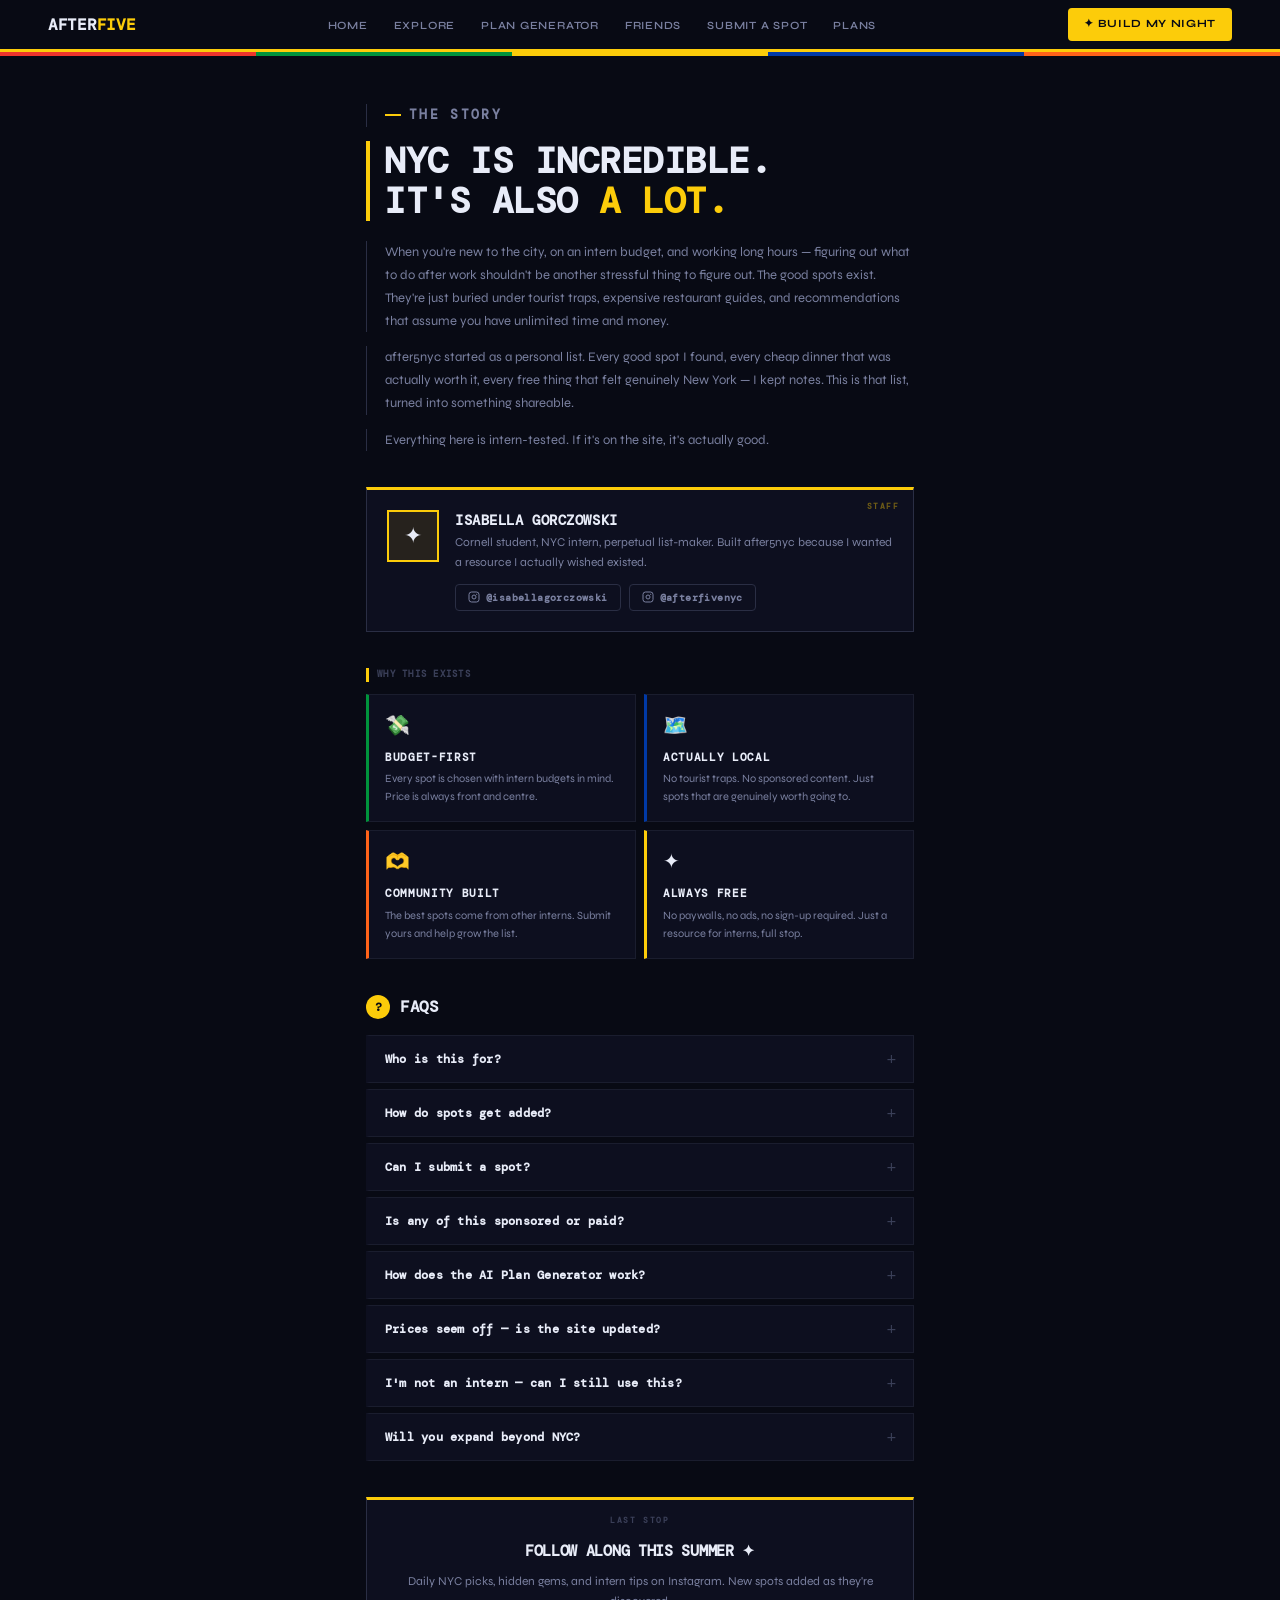
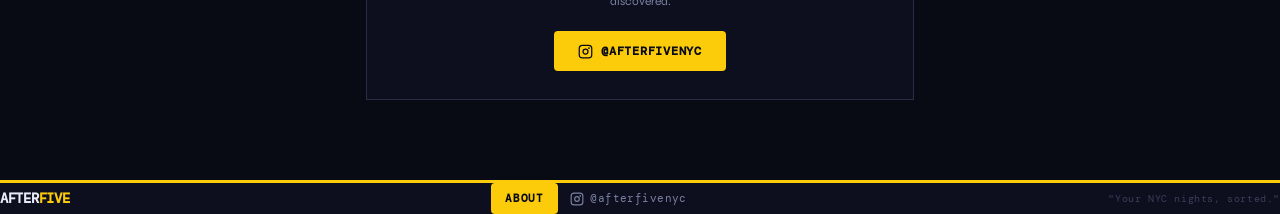
<file: about.html>
<!DOCTYPE html>
<html lang="en">
<head>
  <meta charset="UTF-8" />
  <meta name="viewport" content="width=device-width, initial-scale=1.0" />
  <title>afterfive — About</title>
  <link rel="preconnect" href="https://fonts.googleapis.com" />
  <link rel="preconnect" href="https://fonts.gstatic.com" crossorigin />
  <link rel="stylesheet" href="https://fonts.googleapis.com/css2?family=DM+Mono:wght@400;500&family=Syne:wght@400;500;600;700;800&display=swap" />
  <style>
    :root {
      --midnight: #080A14;
      --surface:  #0D0F1F;
      --surface2: #141728;
      --border:   #1A1D2E;
      --border2:  #2A2E44;
      --lime:     #FCCC0A;
      --lime-dim: rgba(252,204,10,0.10);
      --text:     #E8ECF8;
      --muted:    #7A80A0;
      --subdued:  #3A3F58;
      --amber:    #EE352C;
      --green:    #00933C;
      --blue:     #0039A6;
      --purple:   #FF6319;
      --urgency:  #EE352C;
      --pad:      16px;
      --r-card:   0px;
      --r-btn:    4px;
      --r-badge:  3px;
    }

    *, *::before, *::after { box-sizing: border-box; margin: 0; padding: 0; }
    html { scroll-behavior: smooth; }
    body {
      background: var(--midnight); color: var(--text);
      font-family: 'Syne', sans-serif; font-size: 14px;
      line-height: 1.5; overflow-x: hidden;
    }

    /* ── NAV ── */
    .nav {
      position: sticky; top: 0; z-index: 200;
      display: flex; align-items: center; justify-content: space-between;
      padding: 0 var(--pad); height: 52px;
      background: var(--midnight);
      border-bottom: 3px solid var(--lime);
    }
    .nav-logo {
      font-size: 16px; font-weight: 800; text-decoration: none;
      letter-spacing: -0.3px; font-family: 'DM Mono', monospace; text-transform: uppercase;
    }
    .nav-logo .after { color: var(--text); }
    .nav-logo .five  { color: var(--lime); }
    .nav-links { display: none; list-style: none; gap: 2px; }
    .nav-links a {
      color: var(--muted); text-decoration: none; font-size: 11px;
      font-weight: 600; padding: 6px 12px; letter-spacing: 0.07em;
      text-transform: uppercase; transition: color 0.15s;
    }
    .nav-links a:hover  { color: var(--text); }
    .nav-links a.active { color: var(--lime); }
    .nav-cta {
      display: none; background: var(--lime); color: var(--midnight); border: none;
      border-radius: var(--r-btn); padding: 8px 16px;
      font-family: 'Syne', sans-serif; font-size: 11px; font-weight: 700;
      cursor: pointer; text-decoration: none; transition: opacity 0.15s;
      white-space: nowrap; letter-spacing: 0.06em; text-transform: uppercase;
    }
    .nav-cta:hover { opacity: 0.85; }

    .nav-stripe { display: flex; height: 4px; }
    .nav-stripe span { flex: 1; }

    .hamburger {
      display: flex; flex-direction: column; gap: 5px;
      background: none; border: none; cursor: pointer; padding: 4px;
    }
    .hamburger span {
      display: block; width: 22px; height: 2px;
      background: var(--text); border-radius: 0; transition: all 0.25s;
    }
    .hamburger.open span:nth-child(1) { transform: translateY(7px) rotate(45deg); }
    .hamburger.open span:nth-child(2) { opacity: 0; }
    .hamburger.open span:nth-child(3) { transform: translateY(-7px) rotate(-45deg); }

    .mobile-menu {
      display: none; position: fixed; inset: 0; z-index: 199;
      background: var(--midnight); flex-direction: column;
      padding: 72px var(--pad) var(--pad); gap: 0;
      border-top: 3px solid var(--lime); margin-top: 52px;
    }
    .mobile-menu.open { display: flex; }
    .mobile-menu a {
      color: var(--text); text-decoration: none;
      font-size: 22px; font-weight: 800; padding: 14px 0;
      border-bottom: 1px solid var(--border); transition: color 0.15s;
      display: flex; align-items: center; justify-content: space-between;
      font-family: 'DM Mono', monospace; text-transform: uppercase; letter-spacing: -0.5px;
    }
    .mobile-menu a::after { content: '→'; color: var(--subdued); font-size: 14px; }
    .mobile-menu a:hover { color: var(--lime); }
    .mobile-menu a.menu-cta {
      font-size: 13px; margin-top: 24px; background: var(--lime); color: var(--midnight);
      border: none; border-radius: var(--r-btn); padding: 14px 28px;
      text-align: center; font-weight: 700; justify-content: center; letter-spacing: 0.06em;
    }
    .mobile-menu a.menu-cta::after { display: none; }
    .drawer-tag { margin-top: auto; font-size: 10px; color: var(--subdued); font-family: 'DM Mono', monospace; }

    /* ── CONTENT WRAP ── */
    .about-wrap {
      max-width: 580px;
      margin: 0 auto;
      padding: 32px var(--pad) 80px;
    }

    /* ── HERO — station nameplate style ── */
    .about-hero { margin-bottom: 36px; }

    .about-tag {
      font-size: 9px; font-weight: 600; color: var(--lime);
      letter-spacing: 0.18em; text-transform: uppercase;
      font-family: 'DM Mono', monospace; margin-bottom: 10px;
      display: flex; align-items: center; gap: 8px;
    }
    .about-tag::before {
      content: ''; display: block; width: 16px; height: 2px; background: var(--lime);
    }

    .about-hero h1 {
      font-size: 28px; font-weight: 800; line-height: 1.12;
      margin-bottom: 20px; letter-spacing: -0.5px;
      font-family: 'DM Mono', monospace; text-transform: uppercase;
      border-left: 4px solid var(--lime); padding-left: 14px;
    }
    .about-hero h1 em { font-style: normal; color: var(--lime); }

    .about-hero p {
      font-size: 13px; color: var(--muted); line-height: 1.75;
      margin-bottom: 14px; padding-left: 18px;
      border-left: 1px solid var(--border2);
    }
    .about-hero p:last-child { margin-bottom: 0; }

    /* ── CREATOR CARD — looks like a transit ID badge ── */
    .creator-card {
      background: var(--surface); border: 1px solid var(--border2);
      border-top: 3px solid var(--lime);
      border-radius: var(--r-card); padding: 20px; margin-bottom: 36px;
      display: flex; gap: 16px; align-items: flex-start;
      position: relative; overflow: hidden;
    }
    .creator-card::before {
      content: 'STAFF'; position: absolute; top: 10px; right: 14px;
      font-size: 8px; font-weight: 800; color: var(--lime);
      font-family: 'DM Mono', monospace; letter-spacing: 0.18em;
      opacity: 0.4;
    }

    .creator-avatar {
      width: 52px; height: 52px; border-radius: 0;
      background: var(--lime-dim); border: 2px solid var(--lime);
      display: flex; align-items: center; justify-content: center;
      font-size: 22px; flex-shrink: 0;
    }
    .creator-info { flex: 1; }
    .creator-name {
      font-size: 14px; font-weight: 800; margin-bottom: 2px;
      font-family: 'DM Mono', monospace; text-transform: uppercase; letter-spacing: 0.04em;
    }
    .creator-bio  { font-size: 12px; color: var(--muted); line-height: 1.6; margin-bottom: 12px; }
    .creator-links { display: flex; gap: 8px; flex-wrap: wrap; }
    .creator-link {
      display: flex; align-items: center; gap: 6px;
      padding: 5px 12px; border-radius: var(--r-btn);
      border: 1px solid var(--border2); background: transparent;
      color: var(--muted); font-size: 10px; font-weight: 600;
      text-decoration: none; font-family: 'DM Mono', monospace;
      transition: all 0.15s; letter-spacing: 0.04em;
    }
    .creator-link:hover { border-color: var(--lime); color: var(--lime); }
    .creator-link svg { width: 12px; height: 12px; }

    /* ── MISSION GRID — route map cards ── */
    .mission-section-label {
      font-size: 9px; font-weight: 600; color: var(--subdued);
      letter-spacing: 0.14em; text-transform: uppercase;
      font-family: 'DM Mono', monospace; margin-bottom: 12px;
      display: flex; align-items: center; gap: 8px;
    }
    .mission-section-label::before {
      content: ''; display: block; width: 3px; height: 14px;
      background: var(--lime); flex-shrink: 0;
    }

    .mission-grid {
      display: grid; grid-template-columns: 1fr 1fr;
      gap: 8px; margin-bottom: 36px;
    }
    .mission-block {
      background: var(--surface); border: 1px solid var(--border);
      border-radius: var(--r-card); padding: 16px;
      border-left: 3px solid var(--border2);
      transition: border-color 0.15s;
    }
    .mission-block:nth-child(1) { border-left-color: var(--green); }
    .mission-block:nth-child(2) { border-left-color: var(--blue); }
    .mission-block:nth-child(3) { border-left-color: var(--purple); }
    .mission-block:nth-child(4) { border-left-color: var(--lime); }

    .mission-icon  { font-size: 20px; margin-bottom: 8px; display: block; }
    .mission-title {
      font-size: 11px; font-weight: 800; margin-bottom: 5px;
      font-family: 'DM Mono', monospace; text-transform: uppercase; letter-spacing: 0.06em;
    }
    .mission-desc  { font-size: 11px; color: var(--muted); line-height: 1.6; }

    /* ── FAQ — accordion ── */
    .faq-section { margin-bottom: 0; }
    .faq-section h2 {
      font-size: 16px; font-weight: 800; margin-bottom: 16px;
      font-family: 'DM Mono', monospace; text-transform: uppercase;
      letter-spacing: -0.3px; display: flex; align-items: center; gap: 10px;
    }
    .faq-section h2::before {
      content: '?'; display: flex; align-items: center; justify-content: center;
      width: 24px; height: 24px; border-radius: 50%;
      background: var(--lime); color: var(--midnight);
      font-size: 12px; font-weight: 900; flex-shrink: 0;
      font-family: 'DM Mono', monospace;
    }

    .faq-list { display: flex; flex-direction: column; gap: 6px; }
    .faq-item {
      background: var(--surface); border: 1px solid var(--border);
      border-radius: var(--r-card); overflow: hidden;
      transition: border-color 0.15s; border-left: 3px solid transparent;
    }
    .faq-item.open { border-color: var(--border2); border-left-color: var(--lime); }
    .faq-q {
      padding: 14px 16px; display: flex; justify-content: space-between;
      align-items: center; cursor: pointer; gap: 12px;
      font-size: 12px; font-weight: 700; line-height: 1.4;
      font-family: 'DM Mono', monospace; letter-spacing: 0.02em;
    }
    .faq-q:hover { color: var(--lime); }
    .faq-arrow {
      color: var(--subdued); font-size: 18px; flex-shrink: 0;
      transition: transform 0.2s, color 0.15s; line-height: 1;
      font-weight: 300;
    }
    .faq-item.open .faq-arrow { transform: rotate(45deg); color: var(--lime); }
    .faq-a {
      max-height: 0; overflow: hidden;
      transition: max-height 0.3s ease, padding 0.2s;
      font-size: 12px; color: var(--muted); line-height: 1.75;
      padding: 0 16px;
    }
    .faq-item.open .faq-a { max-height: 300px; padding: 0 16px 16px; }

    /* ── INSTAGRAM CTA — end-of-line terminus ── */
    .ig-cta {
      margin-top: 36px;
      background: var(--surface);
      border: 1px solid var(--border2);
      border-top: 3px solid var(--lime);
      border-radius: var(--r-card); padding: 28px 24px;
      text-align: center; position: relative; overflow: hidden;
    }
    .ig-cta::before {
      content: 'LAST STOP';
      position: absolute; top: 14px; left: 50%; transform: translateX(-50%);
      font-size: 8px; font-weight: 800; color: var(--subdued);
      font-family: 'DM Mono', monospace; letter-spacing: 0.2em;
    }
    .ig-cta h3 {
      font-size: 15px; font-weight: 800; margin-bottom: 8px; margin-top: 12px;
      font-family: 'DM Mono', monospace; text-transform: uppercase; letter-spacing: -0.3px;
    }
    .ig-cta p { font-size: 12px; color: var(--muted); margin-bottom: 20px; line-height: 1.7; }
    .ig-btn {
      display: inline-flex; align-items: center; gap: 8px;
      background: var(--lime); color: var(--midnight);
      border-radius: var(--r-btn); padding: 11px 24px;
      font-family: 'DM Mono', monospace; font-size: 12px; font-weight: 700;
      text-decoration: none; transition: opacity 0.15s;
      text-transform: uppercase; letter-spacing: 0.06em;
    }
    .ig-btn:hover { opacity: 0.88; }
    .ig-btn svg { width: 15px; height: 15px; }

    

    /* ── RESPONSIVE ── */
    @media (min-width: 640px) {
      .hamburger { display: none; }
      .nav-links  { display: flex; }
      .nav-cta    { display: inline-flex; }
    }
    @media (min-width: 900px) {
      .nav { padding: 0 48px; }
      .about-wrap { padding-top: 48px; }
      .about-hero h1 { font-size: 36px; }
    }
  
    /* ── FOOTER ── */
    footer {
      border-top: 3px solid var(--lime); padding: 20px var(--pad-sm);
      background: var(--surface);
      display: flex; align-items: center; justify-content: space-between;
      flex-wrap: wrap; gap: 12px; margin-top: auto;
    }
    .footer-logo { font-size: 14px; font-weight: 800; text-decoration: none; font-family: 'DM Mono', monospace; text-transform: uppercase; letter-spacing: -0.3px; }
    .footer-logo .after { color: var(--text); }
    .footer-logo .five  { color: var(--lime); }
    .footer-links { display: flex; align-items: center; gap: 12px; }
    .footer-link-about {
      font-size: 11px; font-weight: 600; text-decoration: none;
      font-family: 'DM Mono', monospace; letter-spacing: 0.08em; text-transform: uppercase;
      color: var(--midnight); background: var(--lime);
      border: 2px solid var(--lime); border-radius: var(--r-btn);
      padding: 5px 12px; transition: opacity 0.15s;
    }
    .footer-link-about:hover { opacity: 0.85; }
    .footer-ig { display: flex; align-items: center; gap: 6px; color: var(--muted); text-decoration: none; font-size: 11px; font-family: 'DM Mono', monospace; letter-spacing: 0.04em; transition: color 0.15s; }
    .footer-ig:hover { color: var(--lime); }
    .footer-tagline { font-size: 10px; color: var(--subdued); font-family: 'DM Mono', monospace; letter-spacing: 0.06em; }

  </style>
</head>
<body>

  <nav class="nav">
    <a class="nav-logo" href="index.html"><span class="after">after</span><span class="five">five</span></a>
    <ul class="nav-links">
      <li><a href="index.html">Home</a></li>
      <li><a href="explore.html">Explore</a></li>
      <li><a href="ai.html">Plan Generator</a></li>
      <li><a href="friends.html">Friends</a></li>
      <li><a href="submit.html">Submit a Spot</a></li>
      <li><a href="plans.html">Plans</a></li>
    </ul>
    <a class="nav-cta" href="ai.html">✦ Build My Night</a>
    <button class="hamburger" id="hamburgerBtn" aria-label="Open menu">
      <span></span><span></span><span></span>
    </button>
  </nav>

  <div class="nav-stripe" aria-hidden="true">
    <span style="background:#EE352C;"></span>
    <span style="background:#00933C;"></span>
    <span style="background:#FCCC0A;"></span>
    <span style="background:#0039A6;"></span>
    <span style="background:#FF6319;"></span>
  </div>

  <div class="mobile-menu" id="mobileMenu">
    <a href="index.html">Home</a>
    <a href="explore.html">Explore</a>
    <a href="ai.html">Plan Generator</a>
    <a href="friends.html">Friends</a>
    <a href="submit.html">Submit a Spot</a>
    <a href="plans.html">Plans</a>
    <a class="menu-cta" id="mobileAuthLink" href="auth.html">Sign in →</a>
  </div>

  <!-- ── CONTENT ── -->
  <div class="about-wrap">

    <!-- HERO -->
    <div class="about-hero">
      <p class="about-tag">The story</p>
      <h1>NYC is incredible.<br>It's also <em>a lot.</em></h1>
      <p>When you're new to the city, on an intern budget, and working long hours — figuring out what to do after work shouldn't be another stressful thing to figure out. The good spots exist. They're just buried under tourist traps, expensive restaurant guides, and recommendations that assume you have unlimited time and money.</p>
      <p>after5nyc started as a personal list. Every good spot I found, every cheap dinner that was actually worth it, every free thing that felt genuinely New York — I kept notes. This is that list, turned into something shareable.</p>
      <p>Everything here is intern-tested. If it's on the site, it's actually good.</p>
    </div>

    <!-- CREATOR CARD -->
    <div class="creator-card">
      <div class="creator-avatar">✦</div>
      <div class="creator-info">
        <p class="creator-name">Isabella Gorczowski</p>
        <p class="creator-bio">Cornell student, NYC intern, perpetual list-maker. Built after5nyc because I wanted a resource I actually wished existed.</p>
        <div class="creator-links">
          <a class="creator-link" href="https://instagram.com/isabellagorczowski" target="_blank">
            <svg viewBox="0 0 24 24" fill="none" stroke="currentColor" stroke-width="2"><rect x="2" y="2" width="20" height="20" rx="5"/><circle cx="12" cy="12" r="4"/><circle cx="17.5" cy="6.5" r="0.5" fill="currentColor"/></svg>
            @isabellagorczowski
          </a>
          <a class="creator-link" href="https://instagram.com/afterfivenyc" target="_blank">
            <svg viewBox="0 0 24 24" fill="none" stroke="currentColor" stroke-width="2"><rect x="2" y="2" width="20" height="20" rx="5"/><circle cx="12" cy="12" r="4"/><circle cx="17.5" cy="6.5" r="0.5" fill="currentColor"/></svg>
            @afterfivenyc
          </a>
        </div>
      </div>
    </div>

    <!-- MISSION -->
    <p class="mission-section-label">Why this exists</p>
    <div class="mission-grid">
      <div class="mission-block">
        <span class="mission-icon">💸</span>
        <p class="mission-title">Budget-first</p>
        <p class="mission-desc">Every spot is chosen with intern budgets in mind. Price is always front and centre.</p>
      </div>
      <div class="mission-block">
        <span class="mission-icon">🗺️</span>
        <p class="mission-title">Actually local</p>
        <p class="mission-desc">No tourist traps. No sponsored content. Just spots that are genuinely worth going to.</p>
      </div>
      <div class="mission-block">
        <span class="mission-icon">🫶</span>
        <p class="mission-title">Community built</p>
        <p class="mission-desc">The best spots come from other interns. Submit yours and help grow the list.</p>
      </div>
      <div class="mission-block">
        <span class="mission-icon">✦</span>
        <p class="mission-title">Always free</p>
        <p class="mission-desc">No paywalls, no ads, no sign-up required. Just a resource for interns, full stop.</p>
      </div>
    </div>

    <!-- FAQ -->
    <div class="faq-section">
      <h2>FAQs</h2>
      <div class="faq-list">

        <div class="faq-item" onclick="toggleFaq(this)">
          <div class="faq-q">Who is this for?<span class="faq-arrow">+</span></div>
          <div class="faq-a">Primarily NYC summer interns — especially people who are new to the city and don't have an existing network of friends to ask for recommendations. That said, anyone who wants curated, budget-conscious NYC picks will find it useful.</div>
        </div>

        <div class="faq-item" onclick="toggleFaq(this)">
          <div class="faq-q">How do spots get added?<span class="faq-arrow">+</span></div>
          <div class="faq-a">Every spot on the site has been personally vetted or submitted by an intern. Nothing gets added just because it's popular or well-reviewed online. If it's here, someone with an intern budget thought it was worth it.</div>
        </div>

        <div class="faq-item" onclick="toggleFaq(this)">
          <div class="faq-q">Can I submit a spot?<span class="faq-arrow">+</span></div>
          <div class="faq-a">Yes — that's the whole point. Hit the "Submit a spot" button on any page and fill in the details. Good submissions get reviewed and added within a few days. The more interns contribute, the better the site gets for everyone.</div>
        </div>

        <div class="faq-item" onclick="toggleFaq(this)">
          <div class="faq-q">Is any of this sponsored or paid?<span class="faq-arrow">+</span></div>
          <div class="faq-a">No. Nothing on this site is paid placement or sponsored content. No restaurant has paid to be listed here. Everything is here because it's genuinely good for interns on a budget — that's the only criteria.</div>
        </div>

        <div class="faq-item" onclick="toggleFaq(this)">
          <div class="faq-q">How does the AI Plan Generator work?<span class="faq-arrow">+</span></div>
          <div class="faq-a">It's not quite AI... yet — it's a smart recommendation engine. You tell it your vibe, budget, neighborhood, and group size, and it builds a sequenced night out from the curated spot database. It prioritises spots near your chosen neighborhood and filters by budget. Think of it as a very opinionated friend who knows the city well.</div>
        </div>

        <div class="faq-item" onclick="toggleFaq(this)">
          <div class="faq-q">Prices seem off — is the site updated?<span class="faq-arrow">+</span></div>
          <div class="faq-a">Prices are updated regularly but NYC menus change constantly. Always check the spot's own menu or Google for the latest. If something is noticeably wrong, submit a correction via the Submit page and it'll get fixed quickly.</div>
        </div>

        <div class="faq-item" onclick="toggleFaq(this)">
          <div class="faq-q">I'm not an intern — can I still use this?<span class="faq-arrow">+</span></div>
          <div class="faq-a">Of course. The site is free and public. The focus is intern-friendly budgets and vibes but honestly most of the spots are just good NYC recommendations for anyone who doesn't want to spend $40 on a cocktail.</div>
        </div>

        <div class="faq-item" onclick="toggleFaq(this)">
          <div class="faq-q">Will you expand beyond NYC?<span class="faq-arrow">+</span></div>
          <div class="faq-a">Maybe eventually — Boston, DC, Chicago, and LA all have big intern summers. But the goal right now is to make the NYC version genuinely excellent before expanding anywhere. Quality over coverage.</div>
        </div>

      </div>
    </div>

    <!-- INSTAGRAM CTA -->
    <div class="ig-cta">
      <h3>Follow along this summer ✦</h3>
      <p>Daily NYC picks, hidden gems, and intern tips on Instagram. New spots added as they're discovered.</p>
      <a class="ig-btn" href="https://instagram.com/afterfivenyc" target="_blank">
        <svg viewBox="0 0 24 24" fill="none" stroke="currentColor" stroke-width="2"><rect x="2" y="2" width="20" height="20" rx="5"/><circle cx="12" cy="12" r="4"/><circle cx="17.5" cy="6.5" r="0.5" fill="currentColor"/></svg>
        @afterfivenyc
      </a>
    </div>

  </div>

  <div class="footer-stripe" aria-hidden="true">
    <span style="background:#EE352C;"></span>
    <span style="background:#00933C;"></span>
    <span style="background:#FCCC0A;"></span>
    <span style="background:#0039A6;"></span>
    <span style="background:#FF6319;"></span>
  </div>
    <footer>
    <a class="footer-logo" href="index.html"><span class="after">after</span><span class="five">five</span></a>
    <div class="footer-links">
      <a href="about.html" class="footer-link-about">About</a>
      <a href="https://instagram.com/afterfivenyc" target="_blank" class="footer-ig">
        <svg viewBox="0 0 24 24" fill="none" stroke="currentColor" stroke-width="2" width="14" height="14"><rect x="2" y="2" width="20" height="20" rx="5"/><circle cx="12" cy="12" r="4"/><circle cx="17.5" cy="6.5" r="0.5" fill="currentColor"/></svg>
        @afterfivenyc
      </a>
    </div>
    <p class="footer-tagline">"Your NYC nights, sorted."</p>
  </footer>

  <script>
    const hamburgerBtn = document.getElementById('hamburgerBtn');
    const mobileMenu   = document.getElementById('mobileMenu');
    hamburgerBtn.addEventListener('click', () => {
      hamburgerBtn.classList.toggle('open');
      mobileMenu.classList.toggle('open');
      document.body.style.overflow = mobileMenu.classList.contains('open') ? 'hidden' : '';
    });
    mobileMenu.querySelectorAll('a').forEach(a => {
      a.addEventListener('click', () => {
        hamburgerBtn.classList.remove('open');
        mobileMenu.classList.remove('open');
        document.body.style.overflow = '';
      });
    });

    function toggleFaq(item) {
      const isOpen = item.classList.contains('open');
      document.querySelectorAll('.faq-item').forEach(f => f.classList.remove('open'));
      if (!isOpen) item.classList.add('open');
    }
      hMenu.querySelectorAll('a').forEach(a => a.addEventListener('click', () => {
        hBtn.classList.remove('open');
        hMenu.classList.remove('open');
        document.body.style.overflow = '';
      }));
    }
  });
  </script>

  <script>
  document.addEventListener('DOMContentLoaded', () => {
    const hBtn = document.getElementById('hamburgerBtn');
    const hMenu = document.getElementById('mobileMenu');
    if (hBtn && hMenu) {
      hBtn.addEventListener('click', () => {
        const open = hMenu.classList.toggle('open');
        hBtn.classList.toggle('open', open);
        document.body.style.overflow = open ? 'hidden' : '';
      });
      hMenu.querySelectorAll('a').forEach(a => a.addEventListener('click', () => {
        hBtn.classList.remove('open');
        hMenu.classList.remove('open');
        document.body.style.overflow = '';
      }));
    }
  });
  </script>
</body>
</html>
</file>
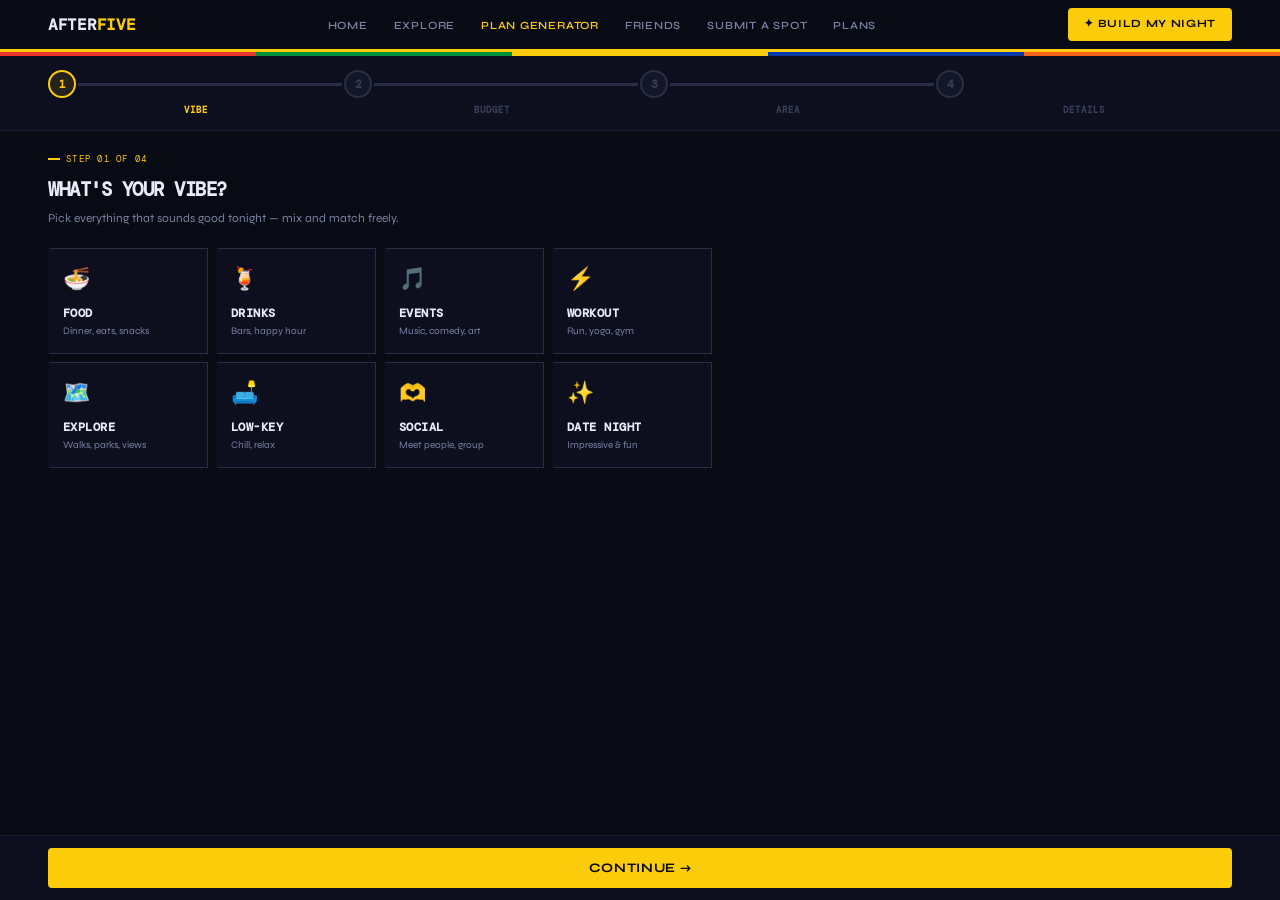
<file: ai.html>
<!DOCTYPE html>
<html lang="en">
<head>
  <meta charset="UTF-8" />
  <meta name="viewport" content="width=device-width, initial-scale=1.0" />
    <!-- SEO -->
  <meta name="description" content="Curated spots, generated plans, and a community of NYC interns — all on any budget. Find the best food, drinks, events, and workouts after work." />
  <meta name="keywords" content="NYC, New York, interns, after work, things to do, food, drinks, events, budget, nightlife" />
  <meta name="author" content="afterfive" />

  <!-- Open Graph (looks good when shared on iMessage, Twitter, LinkedIn) -->
  <meta property="og:title" content="afterfive — Your NYC nights, sorted." />
  <meta property="og:description" content="Curated spots, generated plans, and a community of NYC interns — all on any budget." />
  <meta property="og:url" content="https://afterfivenyc.com" />
  <meta property="og:type" content="website" />
  <meta property="og:image" content="https://afterfivenyc.com/icon-512.png" />

  <!-- Twitter Card -->
  <meta name="twitter:card" content="summary_large_image" />
  <meta name="twitter:title" content="afterfive — Your NYC nights, sorted." />
  <meta name="twitter:description" content="Curated spots, generated plans, and a community of NYC interns — all on any budget." />
  <meta name="twitter:image" content="https://afterfivenyc.com/icon-512.png" />

  <!-- Favicon -->
  <link rel="icon" type="image/x-icon" href="/favicon.ico" />
  <link rel="icon" type="image/png" sizes="32x32" href="/favicon-32x32.png" />
  <link rel="icon" type="image/png" sizes="16x16" href="/favicon-16x16.png" />
  <link rel="apple-touch-icon" sizes="180x180" href="/apple-touch-icon.png" />

  <title>afterfive — Plan Generator</title>
  <link rel="preconnect" href="https://fonts.googleapis.com" />
  <link rel="preconnect" href="https://fonts.gstatic.com" crossorigin />
  <link rel="stylesheet" href="https://fonts.googleapis.com/css2?family=DM+Mono:wght@400;500&family=Syne:wght@400;500;600;700;800&display=swap" />
  <style>
    /* ── TOKENS ── */
    :root {
      --midnight: #080A14;
      --surface:  #0D0F1F;
      --surface2: #141728;
      --border:   #1A1D2E;
      --border2:  #2A2E44;
      --lime:     #FCCC0A;
      --lime-dim: rgba(252,204,10,0.10);
      --text:     #E8ECF8;
      --muted:    #7A80A0;
      --subdued:  #3A3F58;
      --amber:    #EE352C;
      --green:    #00933C;
      --blue:     #0039A6;
      --purple:   #FF6319;
      --urgency:  #EE352C;
      --pad:      16px;
      --r-card:   0px;
      --r-btn:    4px;
      --r-badge:  3px;
    }

    *, *::before, *::after { box-sizing: border-box; margin: 0; padding: 0; }
    html { scroll-behavior: smooth; }
    body {
      background: var(--midnight); color: var(--text);
      font-family: 'Syne', sans-serif; font-size: 14px;
      line-height: 1.5; overflow-x: hidden;
      display: flex; flex-direction: column; min-height: 100dvh;
    }

    /* ── NAV ── */
    .nav {
      position: sticky; top: 0; z-index: 200;
      display: flex; align-items: center; justify-content: space-between;
      padding: 0 var(--pad); height: 52px;
      background: var(--midnight);
      border-bottom: 3px solid var(--lime);
      flex-shrink: 0;
    }
    .nav-logo {
      font-size: 16px; font-weight: 800; text-decoration: none;
      letter-spacing: -0.3px; font-family: 'DM Mono', monospace;
      text-transform: uppercase;
    }
    .nav-logo .after { color: var(--text); }
    .nav-logo .five  { color: var(--lime); }
    .nav-links { display: none; list-style: none; gap: 2px; }
    .nav-links a {
      color: var(--muted); text-decoration: none; font-size: 11px;
      font-weight: 600; padding: 6px 12px;
      letter-spacing: 0.07em; text-transform: uppercase; transition: color 0.15s;
    }
    .nav-links a:hover  { color: var(--text); }
    .nav-links a.active { color: var(--lime); }
    .nav-cta {
      display: none;
      background: var(--lime); color: var(--midnight); border: none;
      border-radius: var(--r-btn); padding: 8px 16px;
      font-family: 'Syne', sans-serif; font-size: 11px; font-weight: 700;
      cursor: pointer; text-decoration: none; transition: opacity 0.15s;
      white-space: nowrap; letter-spacing: 0.06em; text-transform: uppercase;
    }
    .nav-cta:hover { opacity: 0.85; }

    /* MTA stripe */
    .nav-stripe { display: flex; height: 4px; flex-shrink: 0; }
    .nav-stripe span { flex: 1; }

    .hamburger {
      display: flex; flex-direction: column; gap: 5px;
      background: none; border: none; cursor: pointer; padding: 4px;
    }
    .hamburger span {
      display: block; width: 22px; height: 2px;
      background: var(--text); border-radius: 0; transition: all 0.25s;
    }
    .hamburger.open span:nth-child(1) { transform: translateY(7px) rotate(45deg); }
    .hamburger.open span:nth-child(2) { opacity: 0; }
    .hamburger.open span:nth-child(3) { transform: translateY(-7px) rotate(-45deg); }

    .mobile-menu {
      display: none; position: fixed; inset: 0; z-index: 199;
      background: var(--midnight); flex-direction: column;
      padding: 72px var(--pad) var(--pad); gap: 0;
      border-top: 3px solid var(--lime); margin-top: 52px;
    }
    .mobile-menu.open { display: flex; }
    .mobile-menu a {
      color: var(--text); text-decoration: none;
      font-size: 22px; font-weight: 800;
      padding: 14px 0; border-bottom: 1px solid var(--border);
      transition: color 0.15s; display: flex;
      align-items: center; justify-content: space-between;
      font-family: 'DM Mono', monospace; text-transform: uppercase; letter-spacing: -0.5px;
    }
    .mobile-menu a::after { content: '→'; color: var(--subdued); font-size: 14px; }
    .mobile-drawer a:hover  { color: var(--lime); }
    .mobile-menu a.menu-cta {
      font-size: 13px; margin-top: 24px;
      background: var(--lime); color: var(--midnight);
      border: none; border-radius: var(--r-btn);
      padding: 14px 28px; text-align: center; font-weight: 700;
      justify-content: center; letter-spacing: 0.06em;
    }
    .mobile-menu a.menu-cta::after { display: none; }
    .drawer-tag { margin-top: auto; font-size: 10px; color: var(--subdued); font-family: 'DM Mono', monospace; }

    /* ── PLANNER WRAP ── */
    .planner-wrap { flex: 1; display: flex; flex-direction: column; }

    /* ── STEP BAR — transit progress indicator ── */
    .step-bar {
      padding: 14px var(--pad) 0;
      display: flex; align-items: center; flex-shrink: 0;
      background: var(--surface);
    }
    .step-item { display: flex; align-items: center; flex: 1; }

    /* MTA-style circle stops */
    .step-dot {
      width: 28px; height: 28px; border-radius: 50%;
      border: 2px solid var(--border2); background: var(--surface2);
      display: flex; align-items: center; justify-content: center;
      font-size: 11px; font-weight: 800; color: var(--subdued);
      flex-shrink: 0; transition: all 0.25s; font-family: 'DM Mono', monospace;
    }
    .step-dot.active { border-color: var(--lime); color: var(--lime); background: var(--lime-dim); }
    .step-dot.done   { background: var(--lime); border-color: var(--lime); color: var(--midnight); }

    /* Transit line between stops */
    .step-line {
      flex: 1; height: 3px; background: var(--border2);
      margin: 0 2px; transition: background 0.3s; position: relative;
    }
    .step-line.done { background: var(--lime); }

    .step-labels {
      display: flex; padding: 6px var(--pad) 12px;
      border-bottom: 1px solid var(--border);
      flex-shrink: 0; background: var(--surface);
    }
    .step-label {
      flex: 1; font-size: 9px; font-weight: 600; color: var(--subdued);
      letter-spacing: 0.1em; text-transform: uppercase;
      font-family: 'DM Mono', monospace; text-align: center;
    }
    .step-label.active { color: var(--lime); }

    /* ── STEP PANELS ── */
    .steps-container { flex: 1; overflow: hidden; position: relative; }
    .step-panel {
      position: absolute; inset: 0; padding: 22px var(--pad);
      overflow-y: auto; opacity: 0; pointer-events: none;
      transform: translateX(40px); transition: opacity 0.25s, transform 0.25s;
    }
    .step-panel.active { opacity: 1; pointer-events: auto; transform: translateX(0); }
    .step-panel.exit   { opacity: 0; transform: translateX(-40px); }

    .step-panel h3 {
      font-size: 19px; font-weight: 800; margin-bottom: 4px;
      font-family: 'DM Mono', monospace; text-transform: uppercase;
      letter-spacing: -0.5px;
    }
    .step-eyebrow {
      font-size: 9px; color: var(--lime); font-family: 'DM Mono', monospace;
      letter-spacing: 0.14em; text-transform: uppercase; margin-bottom: 10px;
      display: flex; align-items: center; gap: 6px;
    }
    .step-eyebrow::before {
      content: ''; display: block; width: 12px; height: 2px; background: var(--lime);
    }
    .step-panel > p.step-sub { font-size: 12px; color: var(--muted); margin-bottom: 20px; line-height: 1.6; }

    /* ── CHOICE GRID ── */
    .choice-grid { display: grid; grid-template-columns: 1fr 1fr; gap: 8px; margin-bottom: 20px; }
    .choice-card {
      background: var(--surface); border: 1px solid var(--border2);
      border-radius: 0; padding: 14px 12px;
      cursor: pointer; transition: all 0.15s; text-align: left;
      border-left: 3px solid transparent;
    }
    .choice-card:hover    { border-color: var(--border2); background: var(--surface2); border-left-color: var(--muted); }
    .choice-card.selected { border-color: var(--lime); background: var(--lime-dim); border-left-color: var(--lime); }
    .choice-card .icon  { font-size: 22px; margin-bottom: 8px; display: block; }
    .choice-card .label {
      font-size: 12px; font-weight: 700; display: block; margin-bottom: 2px;
      font-family: 'DM Mono', monospace; text-transform: uppercase; letter-spacing: 0.04em;
    }
    .choice-card .sub   { font-size: 10px; color: var(--muted); display: block; }
    .choice-card.selected .sub { color: var(--lime); }

    /* ── BUDGET ── */
    .budget-display { text-align: center; margin-bottom: 16px; padding: 20px; background: var(--surface); border: 1px solid var(--border); }
    .budget-number {
      font-size: 52px; font-weight: 800; color: var(--lime);
      font-family: 'DM Mono', monospace; line-height: 1;
      letter-spacing: -2px;
    }
    .budget-label {
      font-size: 10px; color: var(--muted); margin-top: 6px;
      font-family: 'DM Mono', monospace; letter-spacing: 0.1em; text-transform: uppercase;
    }
    .budget-slider {
      -webkit-appearance: none; appearance: none;
      width: 100%; height: 4px; border-radius: 0;
      background: var(--border2); outline: none; margin-bottom: 8px; cursor: pointer;
    }
    .budget-slider::-webkit-slider-thumb {
      -webkit-appearance: none; width: 20px; height: 20px; border-radius: 50%;
      background: var(--lime); cursor: pointer; border: 3px solid var(--midnight);
      box-shadow: 0 0 0 2px var(--lime);
    }
    .budget-slider::-moz-range-thumb {
      width: 20px; height: 20px; border-radius: 50%;
      background: var(--lime); cursor: pointer; border: 3px solid var(--midnight);
    }
    .budget-ticks {
      display: flex; justify-content: space-between;
      font-size: 9px; color: var(--subdued); font-family: 'DM Mono', monospace;
      letter-spacing: 0.04em;
    }

    /* ── CHIPS ── */
    .chip-grid { display: flex; flex-wrap: wrap; gap: 6px; margin-bottom: 20px; }
    .area-chip {
      padding: 7px 14px; border-radius: var(--r-btn);
      border: 1px solid var(--border2); background: transparent;
      color: var(--muted); font-family: 'DM Mono', monospace;
      font-size: 11px; font-weight: 500; cursor: pointer; transition: all 0.15s;
      letter-spacing: 0.04em;
    }
    .area-chip:hover    { color: var(--text); border-color: var(--muted); }
    .area-chip.selected { background: var(--lime); color: var(--midnight); border-color: var(--lime); font-weight: 700; }

    /* ── GROUP SIZE ── */
    .size-stepper { display: flex; align-items: center; justify-content: center; gap: 24px; margin-bottom: 24px; }
    .size-btn {
      width: 44px; height: 44px; border-radius: 0;
      background: var(--surface2); border: 1px solid var(--border2);
      color: var(--text); font-size: 22px; cursor: pointer;
      display: flex; align-items: center; justify-content: center; transition: all 0.15s;
      font-family: 'DM Mono', monospace;
    }
    .size-btn:hover { background: var(--lime); color: var(--midnight); border-color: var(--lime); }
    .size-num {
      font-size: 52px; font-weight: 800; font-family: 'DM Mono', monospace;
      color: var(--lime); min-width: 60px; text-align: center; letter-spacing: -2px;
    }

    /* ── TOGGLES ── */
    .toggle-list { display: flex; flex-direction: column; gap: 8px; margin-bottom: 20px; }
    .toggle-item {
      background: var(--surface); border: 1px solid var(--border);
      border-radius: 0; padding: 13px;
      display: flex; align-items: center; justify-content: space-between;
      cursor: pointer; transition: border-color 0.15s;
      border-left: 3px solid transparent;
    }
    .toggle-item:hover { border-color: var(--border2); }
    .toggle-item.on    { border-color: var(--border2); border-left-color: var(--lime); }
    .toggle-left  { display: flex; gap: 12px; align-items: center; }
    .toggle-icon  { font-size: 18px; }
    .t-label { font-size: 12px; font-weight: 700; font-family: 'DM Mono', monospace; text-transform: uppercase; letter-spacing: 0.04em; }
    .t-sub   { font-size: 10px; color: var(--muted); margin-top: 1px; }
    .toggle-switch {
      width: 36px; height: 20px; border-radius: 0;
      background: var(--border2); position: relative; flex-shrink: 0; transition: background 0.2s;
    }
    .toggle-switch::after {
      content: ''; position: absolute; top: 3px; left: 3px;
      width: 14px; height: 14px; border-radius: 0; background: var(--muted); transition: transform 0.2s;
    }
    .toggle-item.on .toggle-switch { background: var(--lime-dim); border: 1px solid var(--lime); }
    .toggle-item.on .toggle-switch::after { transform: translateX(16px); background: var(--lime); }

    /* ── RESULT ── */
    .result-panel {
      flex: 1; padding: 22px var(--pad); overflow-y: auto;
      display: none; flex-direction: column; gap: 16px;
    }
    .result-panel.visible { display: flex; }

    .result-header { border-left: 4px solid var(--lime); padding-left: 12px; }
    .result-header h2 {
      font-size: 20px; font-weight: 800; margin-bottom: 4px;
      font-family: 'DM Mono', monospace; text-transform: uppercase; letter-spacing: -0.5px;
    }
    .result-header p { font-size: 11px; color: var(--muted); font-family: 'DM Mono', monospace; }

    /* Transit timeline */
    .result-stop {
      display: flex; gap: 14px; align-items: flex-start;
      padding: 14px 0; border-bottom: 1px solid var(--border);
    }
    .result-stop:last-child { border-bottom: none; }
    .stop-timeline {
      display: flex; flex-direction: column; align-items: center;
      flex-shrink: 0; padding-top: 2px;
    }
    /* MTA-style circle stop */
    .stop-circle {
      width: 36px; height: 36px; border-radius: 50%;
      display: flex; align-items: center; justify-content: center;
      font-size: 16px; font-weight: 800;
    }
    /* dashed vertical line between stops */
    .stop-vline {
      width: 2px; flex: 1; min-height: 20px;
      background: repeating-linear-gradient(
        to bottom,
        var(--border2) 0px, var(--border2) 4px,
        transparent 4px, transparent 8px
      );
      margin: 4px 0;
    }
    .result-stop:last-child .stop-vline { display: none; }
    .stop-body { flex: 1; }
    .stop-time {
      font-size: 9px; color: var(--lime); font-family: 'DM Mono', monospace;
      font-weight: 700; margin-bottom: 3px; letter-spacing: 0.1em; text-transform: uppercase;
    }
    .stop-name { font-size: 13px; font-weight: 700; margin-bottom: 3px; font-family: 'DM Mono', monospace; }
    .stop-desc { font-size: 12px; color: var(--muted); line-height: 1.5; margin-bottom: 8px; }
    .stop-tags { display: flex; gap: 5px; flex-wrap: wrap; }
    .stop-tag {
      font-size: 9px; padding: 2px 6px;
      background: var(--surface2); color: var(--muted);
      font-family: 'DM Mono', monospace; letter-spacing: 0.04em;
    }
    .stop-tag.price {
      color: var(--midnight); background: var(--lime); font-weight: 700;
      transform: rotate(-1deg); display: inline-block;
    }

    /* Summary table */
    .result-summary {
      background: var(--surface); border: 1px solid var(--border);
      border-top: 3px solid var(--lime); padding: 14px;
    }
    .sum-row {
      display: flex; justify-content: space-between;
      font-size: 12px; padding: 6px 0; border-bottom: 1px solid var(--border);
      font-family: 'DM Mono', monospace;
    }
    .sum-row:last-child { border-bottom: none; font-weight: 800; font-size: 13px; }
    .sum-row span:first-child { color: var(--subdued); text-transform: uppercase; letter-spacing: 0.08em; font-size: 10px; }
    .sum-row span:last-child  { color: var(--lime); }

    .result-actions { display: flex; gap: 8px; }

    /* ── BUTTONS ── */
    .btn-primary {
      background: var(--lime); color: var(--midnight); border: none;
      border-radius: var(--r-btn); padding: 12px 22px;
      font-family: 'Syne', sans-serif; font-size: 13px; font-weight: 700;
      cursor: pointer; text-decoration: none; display: inline-flex;
      align-items: center; justify-content: center;
      transition: opacity 0.15s, transform 0.1s;
      text-transform: uppercase; letter-spacing: 0.05em;
    }
    .btn-primary:hover  { opacity: 0.88; }
    .btn-primary:active { transform: scale(0.97); }
    .btn-ghost {
      background: transparent; color: var(--text);
      border: 1px solid var(--border2); border-radius: var(--r-btn);
      padding: 12px 22px; font-family: 'Syne', sans-serif;
      font-size: 13px; font-weight: 600; cursor: pointer;
      text-decoration: none; display: inline-flex;
      align-items: center; justify-content: center; transition: all 0.15s;
      text-transform: uppercase; letter-spacing: 0.04em;
    }
    .btn-ghost:hover { border-color: var(--muted); background: var(--surface2); }

    /* ── STEP NAV BAR ── */
    .step-nav {
      padding: 12px var(--pad);
      border-top: 1px solid var(--border);
      display: flex; gap: 8px;
      background: var(--surface);
      flex-shrink: 0;
    }

    /* ── TOAST ── */
    .toast {
      position: fixed; bottom: 32px; left: 50%; transform: translateX(-50%);
      background: var(--surface); border: 1px solid var(--lime);
      border-radius: var(--r-btn); padding: 10px 20px;
      font-size: 12px; font-weight: 700; color: var(--lime);
      z-index: 1000; white-space: nowrap; pointer-events: none;
      font-family: 'DM Mono', monospace; letter-spacing: 0.06em;
      animation: toastIn 0.2s ease; transition: opacity 0.3s;
    }
    @keyframes toastIn {
      from { opacity: 0; transform: translate(-50%, 8px); }
      to   { opacity: 1; transform: translate(-50%, 0); }
    }

    /* ── RESPONSIVE ── */
    @media (min-width: 640px) {
      .hamburger  { display: none; }
      .nav-links  { display: flex; }
      .nav-cta    { display: inline-flex; }
    }
    @media (min-width: 900px) {
      .nav { padding: 0 48px; }
      .step-panel, .result-panel { padding-left: 48px; padding-right: 48px; max-width: 760px; }
      .step-bar, .step-labels, .step-nav { padding-left: 48px; padding-right: 48px; }
      .choice-grid { grid-template-columns: repeat(4, 1fr); }
    }
  
    /* ── FOOTER ── */
    footer {
      border-top: 3px solid var(--lime); padding: 20px var(--pad-sm);
      background: var(--surface);
      display: flex; align-items: center; justify-content: space-between;
      flex-wrap: wrap; gap: 12px; margin-top: auto;
    }
    .footer-logo { font-size: 14px; font-weight: 800; text-decoration: none; font-family: 'DM Mono', monospace; text-transform: uppercase; letter-spacing: -0.3px; }
    .footer-logo .after { color: var(--text); }
    .footer-logo .five  { color: var(--lime); }
    .footer-links { display: flex; align-items: center; gap: 12px; }
    .footer-link-about {
      font-size: 11px; font-weight: 600; text-decoration: none;
      font-family: 'DM Mono', monospace; letter-spacing: 0.08em; text-transform: uppercase;
      color: var(--midnight); background: var(--lime);
      border: 2px solid var(--lime); border-radius: var(--r-btn);
      padding: 5px 12px; transition: opacity 0.15s;
    }
    .footer-link-about:hover { opacity: 0.85; }
    .footer-ig { display: flex; align-items: center; gap: 6px; color: var(--muted); text-decoration: none; font-size: 11px; font-family: 'DM Mono', monospace; letter-spacing: 0.04em; transition: color 0.15s; }
    .footer-ig:hover { color: var(--lime); }
    .footer-tagline { font-size: 10px; color: var(--subdued); font-family: 'DM Mono', monospace; letter-spacing: 0.06em; }

  </style>
</head>
<body>

  <!-- ── NAV ── -->
  <nav class="nav">
    <a class="nav-logo" href="index.html"><span class="after">after</span><span class="five">five</span></a>
    <ul class="nav-links">
      <li><a href="index.html">Home</a></li>
      <li><a href="explore.html">Explore</a></li>
      <li><a href="ai.html" class="active">Plan Generator</a></li>
      <li><a href="friends.html">Friends</a></li>
      <li><a href="submit.html">Submit A Spot</a></li>
      <li><a href="plans.html">Plans</a></li>
    </ul>
    <a class="nav-cta" href="ai.html">✦ Build My Night</a>
    <button class="hamburger" id="hamburgerBtn" aria-label="Open menu">
      <span></span><span></span><span></span>
    </button>
  </nav>

  <!-- MTA stripe -->
  <div class="nav-stripe" aria-hidden="true">
    <span style="background:#EE352C;"></span>
    <span style="background:#00933C;"></span>
    <span style="background:#FCCC0A;"></span>
    <span style="background:#0039A6;"></span>
    <span style="background:#FF6319;"></span>
  </div>

  <!-- Mobile Drawer -->
  <div class="mobile-menu" id="mobileMenu">
    <a href="index.html">Home</a>
    <a href="explore.html">Explore</a>
    <a href="ai.html">Plan Generator</a>
    <a href="friends.html">Friends</a>
    <a href="submit.html">Submit A Spot</a>
    <a href="plans.html">Plans</a>
    <a class="menu-cta" id="mobileAuthLink" href="auth.html">Sign in →</a>
  </div>

  <!-- ── PLANNER ── -->
  <div class="planner-wrap" id="plannerWrap">

    <!-- PROGRESS BAR — MTA line map -->
    <div class="step-bar" id="stepBar">
      <div class="step-item"><div class="step-dot active" id="dot-1">1</div><div class="step-line" id="line-1"></div></div>
      <div class="step-item"><div class="step-dot"        id="dot-2">2</div><div class="step-line" id="line-2"></div></div>
      <div class="step-item"><div class="step-dot"        id="dot-3">3</div><div class="step-line" id="line-3"></div></div>
      <div class="step-item"><div class="step-dot"        id="dot-4">4</div></div>
    </div>
    <div class="step-labels">
      <span class="step-label active" id="label-1">Vibe</span>
      <span class="step-label"        id="label-2">Budget</span>
      <span class="step-label"        id="label-3">Area</span>
      <span class="step-label"        id="label-4">Details</span>
    </div>

    <!-- STEP PANELS -->
    <div class="steps-container" id="stepsContainer">

      <!-- 1: VIBE -->
      <div class="step-panel active" id="step-1">
        <p class="step-eyebrow">Step 01 of 04</p>
        <h3>What's your vibe?</h3>
        <p class="step-sub">Pick everything that sounds good tonight — mix and match freely.</p>
        <div class="choice-grid">
          <div class="choice-card" data-vibe="food"    onclick="toggleVibe(this)"><span class="icon">🍜</span><span class="label">Food</span><span class="sub">Dinner, eats, snacks</span></div>
          <div class="choice-card" data-vibe="drinks"  onclick="toggleVibe(this)"><span class="icon">🍹</span><span class="label">Drinks</span><span class="sub">Bars, happy hour</span></div>
          <div class="choice-card" data-vibe="events"  onclick="toggleVibe(this)"><span class="icon">🎵</span><span class="label">Events</span><span class="sub">Music, comedy, art</span></div>
          <div class="choice-card" data-vibe="workout" onclick="toggleVibe(this)"><span class="icon">⚡</span><span class="label">Workout</span><span class="sub">Run, yoga, gym</span></div>
          <div class="choice-card" data-vibe="explore" onclick="toggleVibe(this)"><span class="icon">🗺️</span><span class="label">Explore</span><span class="sub">Walks, parks, views</span></div>
          <div class="choice-card" data-vibe="chill"   onclick="toggleVibe(this)"><span class="icon">🛋️</span><span class="label">Low-key</span><span class="sub">Chill, relax</span></div>
          <div class="choice-card" data-vibe="social"  onclick="toggleVibe(this)"><span class="icon">🫶</span><span class="label">Social</span><span class="sub">Meet people, group</span></div>
          <div class="choice-card" data-vibe="date"    onclick="toggleVibe(this)"><span class="icon">✨</span><span class="label">Date night</span><span class="sub">Impressive & fun</span></div>
        </div>
      </div>

      <!-- 2: BUDGET -->
      <div class="step-panel" id="step-2">
        <p class="step-eyebrow">Step 02 of 04</p>
        <h3>Your budget?</h3>
        <p class="step-sub">Per person, for the whole night. Drag or tap a quick pick.</p>
        <div class="budget-display">
          <div class="budget-number" id="budgetNum">$25</div>
          <div class="budget-label">per person tonight</div>
        </div>
        <input class="budget-slider" type="range" id="budgetSlider" min="0" max="100" value="25" step="5" oninput="updateBudget(this.value)" />
        <div class="budget-ticks"><span>Free</span><span>$25</span><span>$50</span><span>$75</span><span>$100+</span></div>
        <div style="margin-top:22px;">
          <p style="font-size:9px;font-weight:600;color:var(--subdued);letter-spacing:0.12em;text-transform:uppercase;font-family:'DM Mono',monospace;margin-bottom:10px;">Quick pick</p>
          <div style="display:flex;gap:6px;flex-wrap:wrap;" id="budgetChips">
            <button class="area-chip" onclick="setBudget(0,this)">Free only</button>
            <button class="area-chip" onclick="setBudget(15,this)">Under $15</button>
            <button class="area-chip" onclick="setBudget(25,this)">Under $25</button>
            <button class="area-chip" onclick="setBudget(50,this)">Under $50</button>
            <button class="area-chip" onclick="setBudget(100,this)">Treat yourself</button>
          </div>
        </div>
      </div>

      <!-- 3: AREA -->
      <div class="step-panel" id="step-3">
        <p class="step-eyebrow">Step 03 of 04</p>
        <h3>Where in NYC?</h3>
        <p class="step-sub">Pick your neighborhood or where you're heading after work.</p>
        <div class="chip-grid" id="areaChips">
          <button class="area-chip" data-area="Lower East Side"   onclick="selectArea(this)">Lower East Side</button>
          <button class="area-chip" data-area="Williamsburg"      onclick="selectArea(this)">Williamsburg</button>
          <button class="area-chip" data-area="Midtown"           onclick="selectArea(this)">Midtown</button>
          <button class="area-chip" data-area="East Village"      onclick="selectArea(this)">East Village</button>
          <button class="area-chip" data-area="SoHo"              onclick="selectArea(this)">SoHo</button>
          <button class="area-chip" data-area="Bushwick"          onclick="selectArea(this)">Bushwick</button>
          <button class="area-chip" data-area="Astoria"           onclick="selectArea(this)">Astoria</button>
          <button class="area-chip" data-area="Harlem"            onclick="selectArea(this)">Harlem</button>
          <button class="area-chip" data-area="Greenwich Village" onclick="selectArea(this)">Greenwich Village</button>
          <button class="area-chip" data-area="DUMBO"             onclick="selectArea(this)">DUMBO</button>
          <button class="area-chip" data-area="Chelsea"           onclick="selectArea(this)">Chelsea</button>
          <button class="area-chip" data-area="Flushing"          onclick="selectArea(this)">Flushing</button>
          <button class="area-chip" data-area="Sunset Park"       onclick="selectArea(this)">Sunset Park</button>
          <button class="area-chip" data-area="Upper East Side"   onclick="selectArea(this)">Upper East Side</button>
          <button class="area-chip" data-area="Anywhere"          onclick="selectArea(this)">🗽 Anywhere</button>
        </div>
      </div>

      <!-- 4: DETAILS -->
      <div class="step-panel" id="step-4">
        <p class="step-eyebrow">Step 04 of 04</p>
        <h3>Last few things</h3>
        <p class="step-sub">Help us nail the perfect plan for tonight.</p>
        <p style="font-size:9px;font-weight:600;color:var(--subdued);letter-spacing:0.12em;text-transform:uppercase;font-family:'DM Mono',monospace;margin-bottom:12px;">Group size</p>
        <div class="size-stepper">
          <button class="size-btn" onclick="changeSize(-1)">−</button>
          <div class="size-num" id="sizeNum">2</div>
          <button class="size-btn" onclick="changeSize(1)">+</button>
        </div>
        <p style="font-size:9px;font-weight:600;color:var(--subdued);letter-spacing:0.12em;text-transform:uppercase;font-family:'DM Mono',monospace;margin-bottom:10px;">Preferences</p>
        <div class="toggle-list">
          <div class="toggle-item" id="tog-outdoor" onclick="toggleOpt(this,'outdoor')">
            <div class="toggle-left"><span class="toggle-icon">🌤️</span><div><div class="t-label">Outdoor preferred</div><div class="t-sub">Parks, rooftops, patios</div></div></div>
            <div class="toggle-switch"></div>
          </div>
          <div class="toggle-item" id="tog-walking" onclick="toggleOpt(this,'walking')">
            <div class="toggle-left"><span class="toggle-icon">🚶</span><div><div class="t-label">Walkable only</div><div class="t-sub">Keep stops close together</div></div></div>
            <div class="toggle-switch"></div>
          </div>
          <div class="toggle-item on" id="tog-intern" onclick="toggleOpt(this,'intern')">
            <div class="toggle-left"><span class="toggle-icon">👔</span><div><div class="t-label">Intern-friendly</div><div class="t-sub">Good for networking & meeting people</div></div></div>
            <div class="toggle-switch"></div>
          </div>
        </div>
      </div>
    </div>

    <!-- RESULT -->
    <div class="result-panel" id="resultPanel">
      <div class="result-header">
        <h2 id="resultTitle">Your Night</h2>
        <p id="resultSubtitle"></p>
      </div>
      <div id="resultStops"></div>
      <div class="result-summary" id="resultSummary"></div>
      <div class="result-actions">
        <a class="btn-primary" href="explore.html" style="flex:1;text-align:center;">Explore More →</a>
        <button class="btn-ghost" onclick="resetPlanner()">Try again</button>
      </div>
    </div>

    <!-- STEP NAV -->
    <div class="step-nav" id="stepNav">
      <button class="btn-ghost" id="backBtn" onclick="prevStep()" style="display:none;">← Back</button>
      <button class="btn-primary" id="nextBtn" onclick="nextStep()" style="flex:1;">Continue →</button>
    </div>

  </div>

  <script>
    // ── NAV ──
    const hamburgerBtn = document.getElementById('hamburgerBtn');
    const mobileDrawer = document.getElementById('mobileMenu');
    if (hamburgerBtn && mobileDrawer) {
      hamburgerBtn.addEventListener('click', () => {
        hamburgerBtn.classList.toggle('open');
        mobileDrawer.classList.toggle('open');
        document.body.style.overflow = mobileDrawer.classList.contains('open') ? 'hidden' : '';
      });
      mobileDrawer.querySelectorAll('a').forEach(a => {
        a.addEventListener('click', () => {
          hamburgerBtn.classList.remove('open');
          mobileDrawer.classList.remove('open');
          document.body.style.overflow = '';
        });
      });
    }

    function showToast(msg) {
      const existing = document.querySelector('.toast');
      if (existing) existing.remove();
      const t = document.createElement('div');
      t.className = 'toast'; t.textContent = msg;
      document.body.appendChild(t);
      setTimeout(() => t.style.opacity = '0', 2000);
      setTimeout(() => t.remove(), 2400);
    }

    // ── STATE ──
    const S = { vibes:[], budget:25, area:'', size:2, outdoor:false, walking:false, intern:true };
    let step = 1;
    const TOTAL = 4;

    function goTo(n) {
      document.getElementById('step-'+step).classList.remove('active');
      document.getElementById('step-'+step).classList.add('exit');
      setTimeout(() => document.getElementById('step-'+step).classList.remove('exit'), 300);
      step = n;
      document.getElementById('step-'+n).classList.add('active');
      for (let i = 1; i <= TOTAL; i++) {
        document.getElementById('dot-'+i).className   = 'step-dot' + (i===n?' active':i<n?' done':'');
        document.getElementById('label-'+i).className = 'step-label' + (i===n?' active':'');
        if (i<TOTAL) document.getElementById('line-'+i).className = 'step-line' + (i<n?' done':'');
      }
      document.getElementById('backBtn').style.display = n>1?'':'none';
      document.getElementById('nextBtn').textContent   = n===TOTAL ? '✦ Build my plan' : 'Continue →';
    }

    function nextStep() {
      if (step===1 && S.vibes.length===0) { showToast('Pick at least one vibe!'); return; }
      if (step===3 && !S.area)            { showToast('Pick a neighborhood!'); return; }
      if (step < TOTAL) goTo(step+1);
      else generatePlan();
    }
    function prevStep() { if (step>1) goTo(step-1); }

    function toggleVibe(el) {
      el.classList.toggle('selected');
      const v = el.dataset.vibe;
      S.vibes = S.vibes.includes(v) ? S.vibes.filter(x=>x!==v) : [...S.vibes, v];
    }
    function updateBudget(v) {
      S.budget = +v;
      document.getElementById('budgetNum').textContent = +v===0?'Free':+v>=100?'$100+':'$'+v;
      document.getElementById('budgetSlider').value = v;
    }
    function setBudget(v, el) {
      updateBudget(v);
      document.querySelectorAll('#budgetChips .area-chip').forEach(c=>c.classList.remove('selected'));
      el.classList.add('selected');
    }
    function selectArea(el) {
      document.querySelectorAll('#areaChips .area-chip').forEach(c=>c.classList.remove('selected'));
      el.classList.add('selected'); S.area = el.dataset.area;
    }
    function changeSize(d) { S.size=Math.max(1,Math.min(12,S.size+d)); document.getElementById('sizeNum').textContent=S.size; }
    function toggleOpt(el, key) { el.classList.toggle('on'); S[key]=el.classList.contains('on'); }

    // ── SPOT DATABASE ──
    const DB = {
      food:[
        {n:'Prince Street Pizza',      h:'SoHo',              c:8,  desc:'Spicy square slice, best in SoHo. Lines worth every second.',        tags:['pizza','soho'],           out:false, min:20},
        {n:'Locanut — Quick Thai',     h:'Midtown',           c:16, desc:'Pad see ew and mango sticky rice. Fast, fresh, affordable.',          tags:['thai','quick'],           out:false, min:30},
        {n:'Bob White Counter',        h:'East Village',      c:16, desc:'Southern chicken sandwiches. Counter seating, cult favorite.',        tags:['chicken'],                out:false, min:30},
        {n:'7th Street Burger',        h:'East Village',      c:14, desc:'Perfect smash burgers. Short menu, long lines, zero regrets.',        tags:['burgers'],                out:false, min:25},
        {n:"Joe's Pizza",              h:'Greenwich Village', c:4,  desc:'The $4 NYC slice. Open until midnight. A true institution.',          tags:['pizza','late-night'],     out:false, min:20},
        {n:'Kikis',                    h:'Lower East Side',   c:40, desc:'Greek-Mediterranean LES gem. Cash only, BYOB, always packed.',        tags:['greek','byob'],           out:true,  min:90},
        {n:'Misi',                     h:'Williamsburg',      c:50, desc:"Missy Robbins' exceptional fresh pasta. Williamsburg's best.",        tags:['pasta','italian'],        out:false, min:90},
        {n:'Baar Baar',                h:'East Village',      c:45, desc:'Modern Indian with great cocktails. Perfect for groups.',             tags:['indian','cocktails'],     out:false, min:75},
        {n:'St. Jardim',               h:'West Village',      c:50, desc:'Brazilian-inspired West Village gem. Great at the bar.',              tags:['brazilian'],              out:false, min:75},
        {n:'Katsu Hanna',              h:'East Village',      c:50, desc:'Intimate omakase-style sushi. Exceptional quality for the price.',    tags:['sushi','omakase'],        out:false, min:90},
        {n:'Don Angie',                h:'West Village',      c:75, desc:'Italian-American with a creative twist. Hard to book, worth it.',     tags:['italian','splurge'],      out:false, min:90},
        {n:'Lucali',                   h:'Carroll Gardens',   c:28, desc:'BYOB, cash only, the best pizza in NYC. Zero regrets.',              tags:['pizza','date'],           out:false, min:90},
        {n:'Sugarfish',                h:'Various',           c:60, desc:'Trust-me omakase sets. Reliable and always excellent.',               tags:['sushi','omakase'],        out:false, min:90},
        {n:"Sadelle's",                h:'SoHo',              c:45, desc:'Iconic SoHo brunch spot. The smoked fish tower is legendary.',        tags:['brunch','soho'],          out:false, min:60},
      ],
      drinks:[
        {n:'Happy Hour @ Ample Hills', h:'Sunset Park',       c:5,  desc:'$5 draft beers 5–8pm. Outdoor seating and a great crowd.',           tags:['happy-hour','cheap'],     out:true,  min:90},
        {n:"Piano's Rooftop Bar",      h:'Lower East Side',   c:8,  desc:'$6 beers, jazz on Fridays, no cover. Classic intern spot.',           tags:['rooftop','jazz'],         out:true,  min:90},
        {n:'Attaboy',                  h:'Lower East Side',   c:18, desc:'No menu — tell them your vibe, they build it perfectly.',             tags:['cocktails','speakeasy'],  out:false, min:90},
        {n:'Amor y Amargo',            h:'East Village',      c:16, desc:'Bitters-forward cocktails. Intimate, excellent, memorable.',          tags:['cocktails','intimate'],   out:false, min:75},
        {n:'Westlight Rooftop',        h:'Williamsburg',      c:18, desc:'Best rooftop in Brooklyn. Skyline views, great for groups.',          tags:['rooftop','views'],        out:true,  min:90},
        {n:'Death & Co',               h:'East Village',      c:22, desc:'NYC cocktail institution. Mezcal negroni is unmatched.',              tags:['cocktails','upscale'],    out:false, min:90},
        {n:'Dram Shop',                h:'Park Slope',        c:10, desc:'Craft beer dive. $6 local drafts and an excellent jukebox.',          tags:['dive','brooklyn'],        out:false, min:90},
      ],
      events:[
        {n:'MoMA Free Fridays',        h:'Midtown',           c:0,  desc:'World-class art, free every Friday 5:30–9pm.',                       tags:['art','museum','free'],    out:false, min:90},
        {n:"Jazz on Piano's Rooftop",  h:'Lower East Side',   c:0,  desc:'Live jazz, no cover on Fridays. $6 beers. Very NYC.',                tags:['jazz','music','free'],    out:true,  min:120},
        {n:'Comedy Night @ The Stand', h:'Gramercy',          c:0,  desc:'Free open-mic comedy. 2-drink minimum, drinks from $7.',            tags:['comedy','free'],          out:false, min:90},
        {n:'The Met (pay-what-you-wish)',h:'Upper East Side',  c:5,  desc:'Suggested $30, pay $5. World-class museum, every time.',            tags:['art','museum'],           out:false, min:120},
        {n:'Brooklyn Bowl',            h:'Williamsburg',      c:20, desc:'Live music + bowling. Incredible sound system, great groups.',       tags:['music','bowling'],        out:false, min:120},
        {n:'NY Liberty at Barclays',   h:'Brooklyn',          c:25, desc:'WNBA game at Barclays. Electric atmosphere, affordable tickets.',    tags:['sports'],                 out:false, min:120},
      ],
      workout:[
        {n:'Midnight Runners NYC',     h:'Various',           c:0,  desc:'Night run club. Bring energy, make friends, feel alive.',           tags:['running','night','free'], out:true,  min:75},
        {n:'Brooklyn Bridge Park Yoga',h:'DUMBO',             c:0,  desc:'Free outdoor yoga with bridge views. All levels welcome.',          tags:['yoga','outdoor','free'],  out:true,  min:75},
        {n:'St. Marks Yoga',           h:'East Village',      c:12, desc:'Great yoga classes for just $12. Best value in the city.',          tags:['yoga','cheap'],           out:false, min:75},
        {n:'East River Pilates',       h:'Lower East Side',   c:20, desc:'Reformer pilates for $20. Excellent teachers, great vibes.',        tags:['pilates','les'],          out:false, min:60},
        {n:'Kove Cold Plunge & Sauna', h:'Various',           c:40, desc:'Cold plunge and sauna. Recovery and relaxation.',                   tags:['wellness'],               out:false, min:60},
      ],
      explore:[
        {n:'Brooklyn Bridge Walk',     h:'DUMBO',             c:0,  desc:"Walk the bridge at sunset. One of NYC's most iconic views.",        tags:['walk','views','free'],    out:true,  min:45},
        {n:'Little Island',            h:'Hudson River Park', c:0,  desc:'Dreamy elevated park on the Hudson. Free and stunning.',            tags:['park','outdoor','free'],  out:true,  min:60},
        {n:'Governors Island Ferry',   h:'Downtown',          c:3,  desc:'$3 ferry to a car-free island. Hammocks, art, views.',              tags:['island','outdoor'],       out:true,  min:180},
        {n:'Old Friend Photo Booth',   h:'Lower East Side',   c:6,  desc:'Retro photo booth in LES. $6 for a strip. Great with friends.',    tags:['photos','fun'],           out:false, min:20},
        {n:'Central Park Boathouse',   h:'Central Park',      c:20, desc:'Row a boat on the lake in Central Park. Romantic and fun.',        tags:['outdoor','romantic'],     out:true,  min:60},
      ],
      chill:[
        {n:'Picnic — The Great Lawn',  h:'Central Park',      c:10, desc:"Grab Trader Joe's, picnic on the Great Lawn. Peak NYC summer.",    tags:['picnic','outdoor'],       out:true,  min:120},
        {n:'Little Island',            h:'Hudson River Park', c:0,  desc:'Dreamy free park on the Hudson. Hammocks and great views.',        tags:['park','outdoor','free'],  out:true,  min:60},
        {n:'Sunset — West Side Highway',h:'Hudson River',     c:0,  desc:'Hudson River sunset with Statue of Liberty views. Free.',         tags:['sunset','free'],          out:true,  min:45},
        {n:'Sweet Pickle Books',       h:'Lower East Side',   c:0,  desc:'Tiny bookshop on the LES. Perfect slow afternoon browse.',        tags:['books','chill'],          out:false, min:45},
      ],
      social:[
        {n:'Comedy Night @ The Stand', h:'Gramercy',          c:0,  desc:'Free open-mic comedy. Great energy for groups.',                   tags:['comedy','groups'],        out:false, min:90},
        {n:'Brooklyn Bowl',            h:'Williamsburg',      c:20, desc:'Bowling + live music = automatic conversation starter.',           tags:['bowling','groups'],       out:false, min:120},
        {n:'Midnight Runners NYC',     h:'Various',           c:0,  desc:'Night run club — make friends, explore the city after dark.',     tags:['running','social'],       out:true,  min:75},
        {n:'NY Liberty at Barclays',   h:'Brooklyn',          c:25, desc:'WNBA game. Great crowd, affordable, and genuinely fun.',          tags:['sports','social'],        out:false, min:120},
      ],
      date:[
        {n:'Lucali',                   h:'Carroll Gardens',   c:28, desc:'BYOB, cash only, best pizza in NYC. Genuinely impressive.',        tags:['pizza','romantic'],       out:false, min:90},
        {n:'Westlight Rooftop',        h:'Williamsburg',      c:18, desc:'Best rooftop views in Brooklyn. Hard to top for a date.',          tags:['rooftop','romantic'],     out:true,  min:90},
        {n:'Amor y Amargo',            h:'East Village',      c:16, desc:'Intimate bitters bar. Sophisticated and unforgettable.',           tags:['cocktails','romantic'],   out:false, min:75},
        {n:'Governors Island',         h:'Downtown',          c:3,  desc:'$3 ferry, hammocks, skyline views. A genuinely great date.',       tags:['island','romantic'],      out:true,  min:180},
        {n:'Katsu Hanna',              h:'East Village',      c:50, desc:'Intimate omakase sushi. Impressive without being stuffy.',         tags:['sushi','romantic'],       out:false, min:90},
        {n:'Little Island at Sunset',  h:'Hudson River Park', c:0,  desc:'Golden hour on Little Island. Free and absolutely beautiful.',    tags:['outdoor','romantic'],     out:true,  min:60},
        {n:'Aedes Perfumery',          h:'West Village',      c:40, desc:'Make your own perfume together. Unique, memorable date activity.', tags:['experience','romantic'],  out:false, min:90},
        {n:'St. Jardim',               h:'West Village',      c:50, desc:'Brazilian-inspired West Village gem. Perfect for a special night.',tags:['dinner','romantic'],      out:false, min:75},
      ],
    };

    const CLUSTERS = {
      'Lower East Side':   [['Lower East Side','East Village','NoHo'],['SoHo','West Village','Greenwich Village'],['Midtown']],
      'East Village':      [['East Village','Lower East Side','NoHo'],['West Village','Greenwich Village','SoHo'],['Tribeca']],
      'West Village':      [['West Village','Greenwich Village','NoHo'],['SoHo','East Village','Chelsea'],['Midtown']],
      'Greenwich Village': [['Greenwich Village','West Village','East Village'],['SoHo','Chelsea'],['Midtown']],
      'SoHo':              [['SoHo','NoHo'],['West Village','East Village','Tribeca'],['Midtown']],
      'Midtown':           [['Midtown','Gramercy'],['Chelsea','Upper East Side'],['East Village']],
      'Chelsea':           [['Chelsea','West Village'],['Midtown','Greenwich Village'],['East Village']],
      'Upper East Side':   [['Upper East Side'],['Midtown'],['Gramercy']],
      'Harlem':            [['Harlem'],['Upper West Side'],['Midtown']],
      'Williamsburg':      [['Williamsburg','Bushwick'],['DUMBO'],['Lower East Side']],
      'Bushwick':          [['Bushwick','Williamsburg'],['DUMBO'],['Brooklyn Heights']],
      'DUMBO':             [['DUMBO'],['Williamsburg'],['Park Slope']],
      'Park Slope':        [['Park Slope','Carroll Gardens'],['DUMBO'],['Williamsburg']],
      'Sunset Park':       [['Sunset Park'],['Park Slope'],['DUMBO']],
      'Astoria':           [['Astoria'],['Long Island City'],['Midtown']],
      'Flushing':          [['Flushing'],['Astoria'],['Midtown']],
      'Anywhere':          null,
    };

    function getRings() {
      if (!S.area || S.area === 'Anywhere') return null;
      return CLUSTERS[S.area] || null;
    }

    function pickFrom(cat, maxCost, used) {
      const allSpots = (DB[cat] || []).filter(s =>
        s.c <= maxCost && (!S.outdoor || s.out) && !used.has(s.n)
      );
      if (!allSpots.length) return null;
      const rings = getRings();
      if (!rings) return allSpots[Math.floor(Math.random() * allSpots.length)];
      for (const ring of rings) {
        const inRing = allSpots.filter(s => ring.some(h =>
          s.h.toLowerCase().includes(h.toLowerCase()) || h.toLowerCase().includes(s.h.toLowerCase())
        ));
        if (inRing.length) return inRing[Math.floor(Math.random() * inRing.length)];
      }
      return allSpots[Math.floor(Math.random() * allSpots.length)];
    }

    function generatePlan() {
      const vibes = S.vibes;
      let picks = [], used = new Set(), rem = S.budget, elapsed = 0;
      const START = 18 * 60;
      const order = ['explore','chill','workout','food','events','social','date','drinks'];
      for (const cat of order) {
        if (!vibes.includes(cat) && !(cat==='food' && vibes.includes('date'))) continue;
        const s = pickFrom(cat, rem, used);
        if (!s) continue;
        s._cat = cat; s._start = START + elapsed;
        picks.push(s); used.add(s.n);
        elapsed += s.min + 15; rem -= s.c;
        if (rem < 0) rem = 0;
      }
      if (!vibes.includes('drinks') && rem >= 5 && picks.length < 4) {
        const s = pickFrom('drinks', rem, used);
        if (s) { s._cat = 'drinks'; s._start = START + elapsed; picks.push(s); }
      }
      if (!picks.length) {
        const f = pickFrom('food', S.budget, new Set()) || DB.food[0];
        const d = pickFrom('drinks', S.budget, new Set()) || DB.drinks[0];
        f._cat='food';   f._start=START;
        d._cat='drinks'; d._start=START+75;
        picks=[f,d];
      }
      showResult(picks);
    }

    /* MTA line colors per category */
    const CAT_COLOR = {
      food:    '#00933C',  /* MTA green */
      drinks:  '#0039A6',  /* MTA blue */
      events:  '#FF6319',  /* MTA orange */
      workout: '#00933C',  /* MTA green */
      explore: '#FCCC0A',  /* MTA yellow */
      chill:   '#FCCC0A',
      social:  '#0039A6',
      date:    '#EE352C',  /* MTA red */
    };
    const CAT_LETTER = {food:'6',drinks:'A',events:'B',workout:'4',explore:'N',chill:'N',social:'A',date:'1'};
    const CAT_EMOJI  = {food:'🍜',drinks:'🍹',events:'🎵',workout:'⚡',explore:'🗺️',chill:'🛋️',social:'🫶',date:'✨'};

    function timeFmt(mins) {
      const h = Math.floor(mins/60)%24, m = mins%60;
      return (h%12||12)+':'+(m?String(m).padStart(2,'0'):'00')+' '+(h>=12?'PM':'AM');
    }

    function showResult(picks) {
      document.getElementById('stepsContainer').style.display='none';
      document.getElementById('stepBar').style.display='none';
      document.querySelector('.step-labels').style.display='none';
      document.getElementById('stepNav').style.display='none';

      const total = picks.reduce((s,p)=>s+p.c,0);
      const area  = S.area&&S.area!=='Anywhere' ? S.area+' ' : '';
      document.getElementById('resultTitle').textContent = area+'Night Plan';
      document.getElementById('resultSubtitle').textContent =
        `${S.size} person${S.size>1?'s':''} · ~$${total}/person · ~$${total*S.size} total`;

      let html = '';
      picks.forEach(p => {
        const col    = CAT_COLOR[p._cat]  || '#FCCC0A';
        const letter = CAT_LETTER[p._cat] || '●';
        const textCol= col === '#FCCC0A' ? '#080A14' : '#fff';
        const costLabel = p.c===0?'Free':'~$'+p.c;
        const tagsHtml = (p.tags||[]).map(t=>`<span class="stop-tag">${t}</span>`).join('');
        html += `
          <div class="result-stop">
            <div class="stop-timeline">
              <div class="stop-circle" style="background:${col};color:${textCol};font-family:'DM Mono',monospace;font-weight:800;font-size:14px;">${letter}</div>
              <div class="stop-vline"></div>
            </div>
            <div class="stop-body">
              <div class="stop-time">${timeFmt(p._start)}</div>
              <div class="stop-name">${p.n}</div>
              <div class="stop-desc">${p.desc}</div>
              <div class="stop-tags">
                <span class="stop-tag price">${costLabel}</span>
                <span class="stop-tag">${p.h}</span>
                <span class="stop-tag">${p.min} min</span>
                ${tagsHtml}
              </div>
            </div>
          </div>`;
      });
      document.getElementById('resultStops').innerHTML = html;
      document.getElementById('resultSummary').innerHTML = `
        <div class="sum-row"><span>Stops</span><span>${picks.length}</span></div>
        <div class="sum-row"><span>Neighborhood</span><span>${S.area||'NYC'}</span></div>
        <div class="sum-row"><span>Group</span><span>${S.size} ${S.size>1?'people':'person'}</span></div>
        <div class="sum-row"><span>Per person</span><span>~$${total}</span></div>
        <div class="sum-row"><span>Total</span><span>~$${total*S.size}</span></div>`;
      document.getElementById('resultPanel').classList.add('visible');
    }

    function resetPlanner() {
      Object.assign(S,{vibes:[],budget:25,area:'',size:2,outdoor:false,walking:false,intern:true});
      step=1;
      document.querySelectorAll('.choice-card,.area-chip').forEach(c=>c.classList.remove('selected'));
      document.getElementById('budgetSlider').value=25;
      document.getElementById('budgetNum').textContent='$25';
      document.getElementById('sizeNum').textContent='2';
      document.getElementById('tog-intern').classList.add('on');
      ['outdoor','walking'].forEach(k=>document.getElementById('tog-'+k).classList.remove('on'));
      document.getElementById('stepsContainer').style.display='';
      document.getElementById('stepBar').style.display='';
      document.querySelector('.step-labels').style.display='';
      document.getElementById('stepNav').style.display='';
      document.getElementById('resultPanel').classList.remove('visible');
      document.querySelectorAll('.step-panel').forEach(p=>p.classList.remove('active','exit'));
      document.getElementById('step-1').classList.add('active');
      for(let i=1;i<=TOTAL;i++){
        document.getElementById('dot-'+i).className='step-dot'+(i===1?' active':'');
        document.getElementById('label-'+i).className='step-label'+(i===1?' active':'');
        if(i<TOTAL)document.getElementById('line-'+i).className='step-line';
      }
      document.getElementById('backBtn').style.display='none';
      document.getElementById('nextBtn').textContent='Continue →';
    }
  </script>

</body>
</html>
</file>
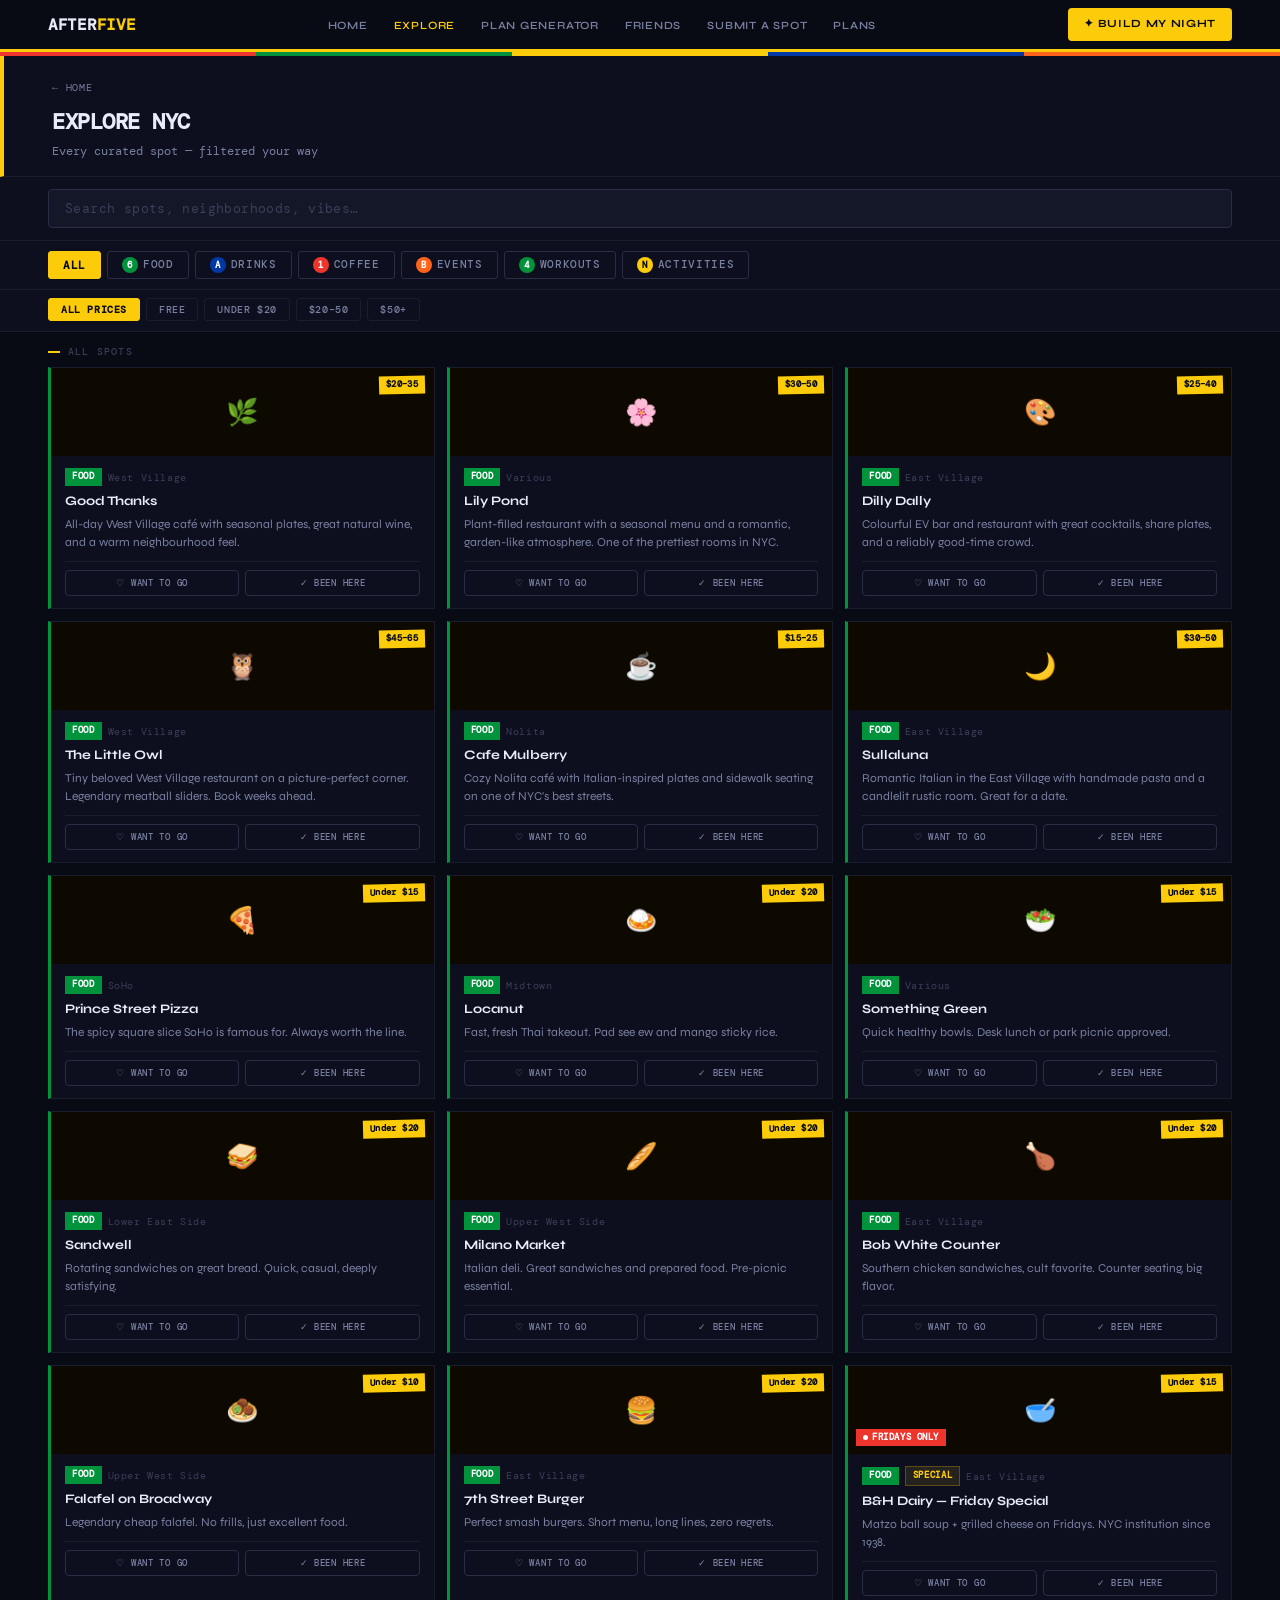
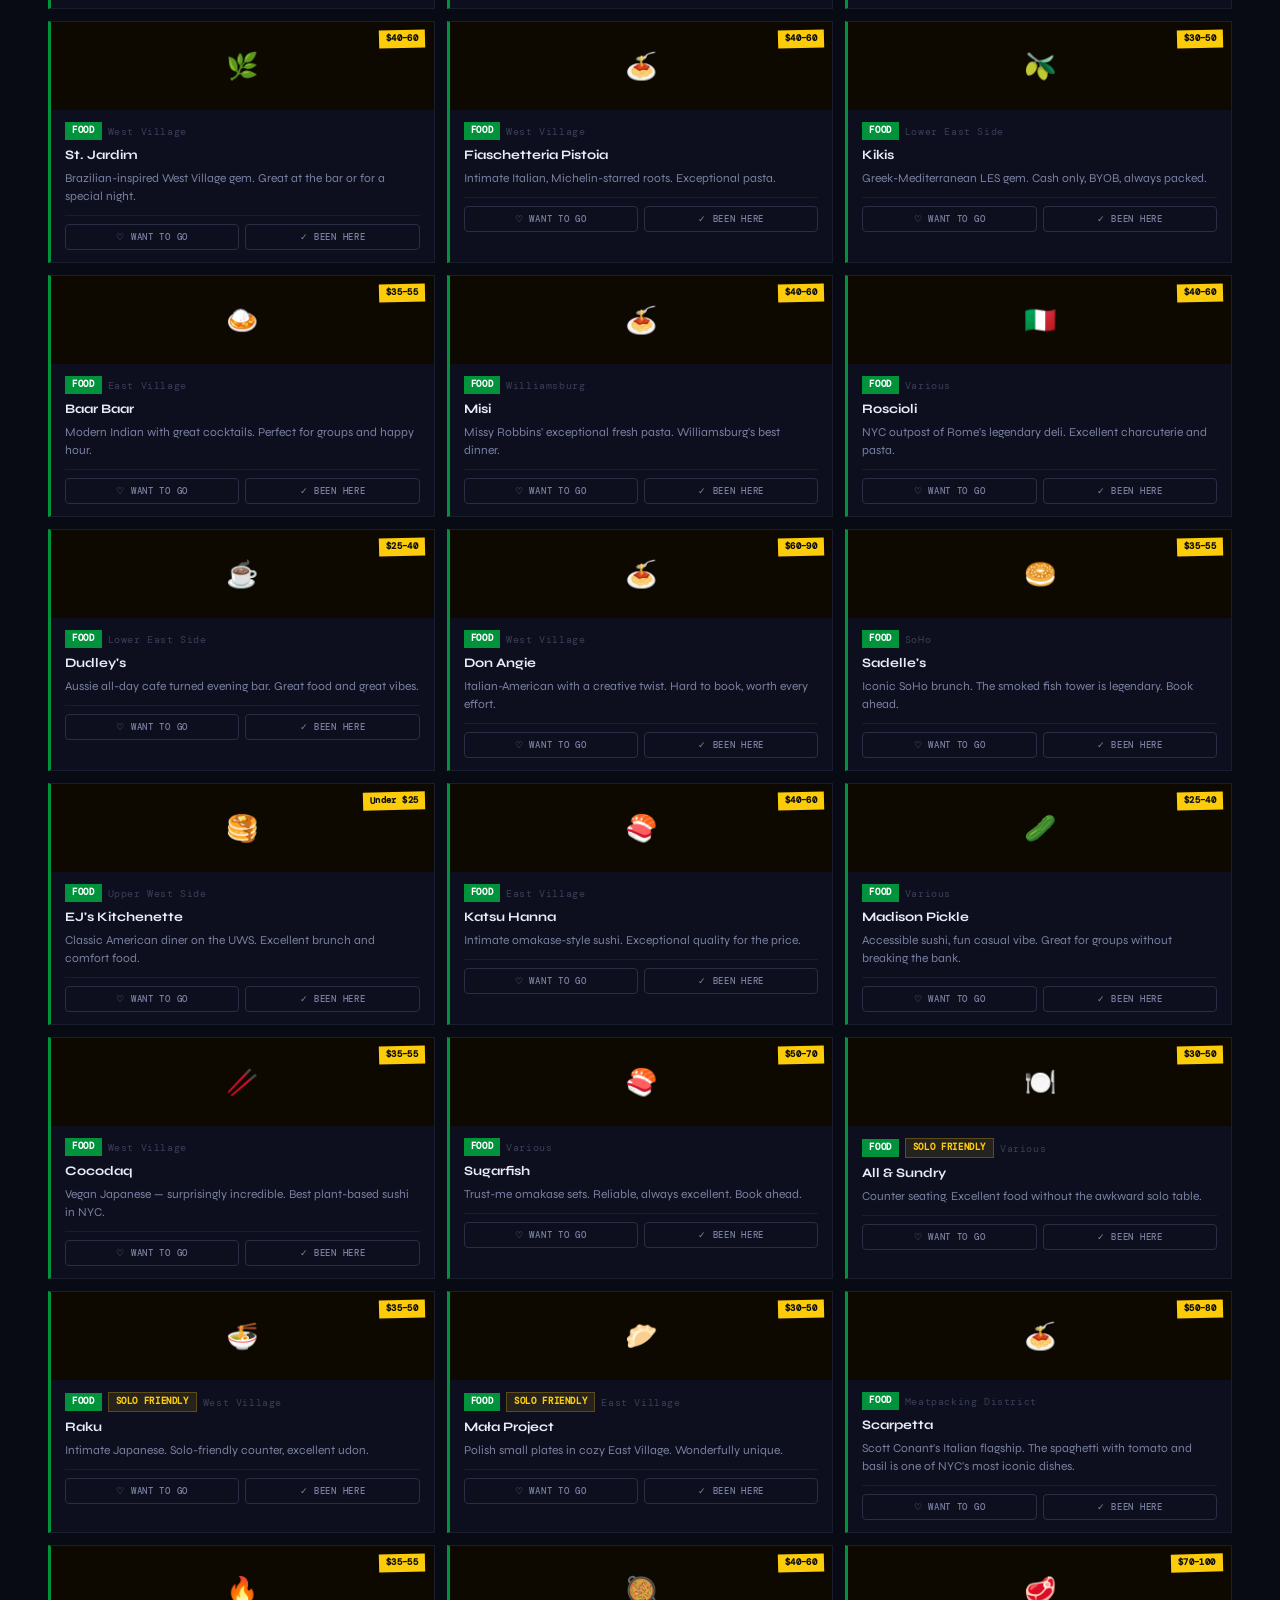
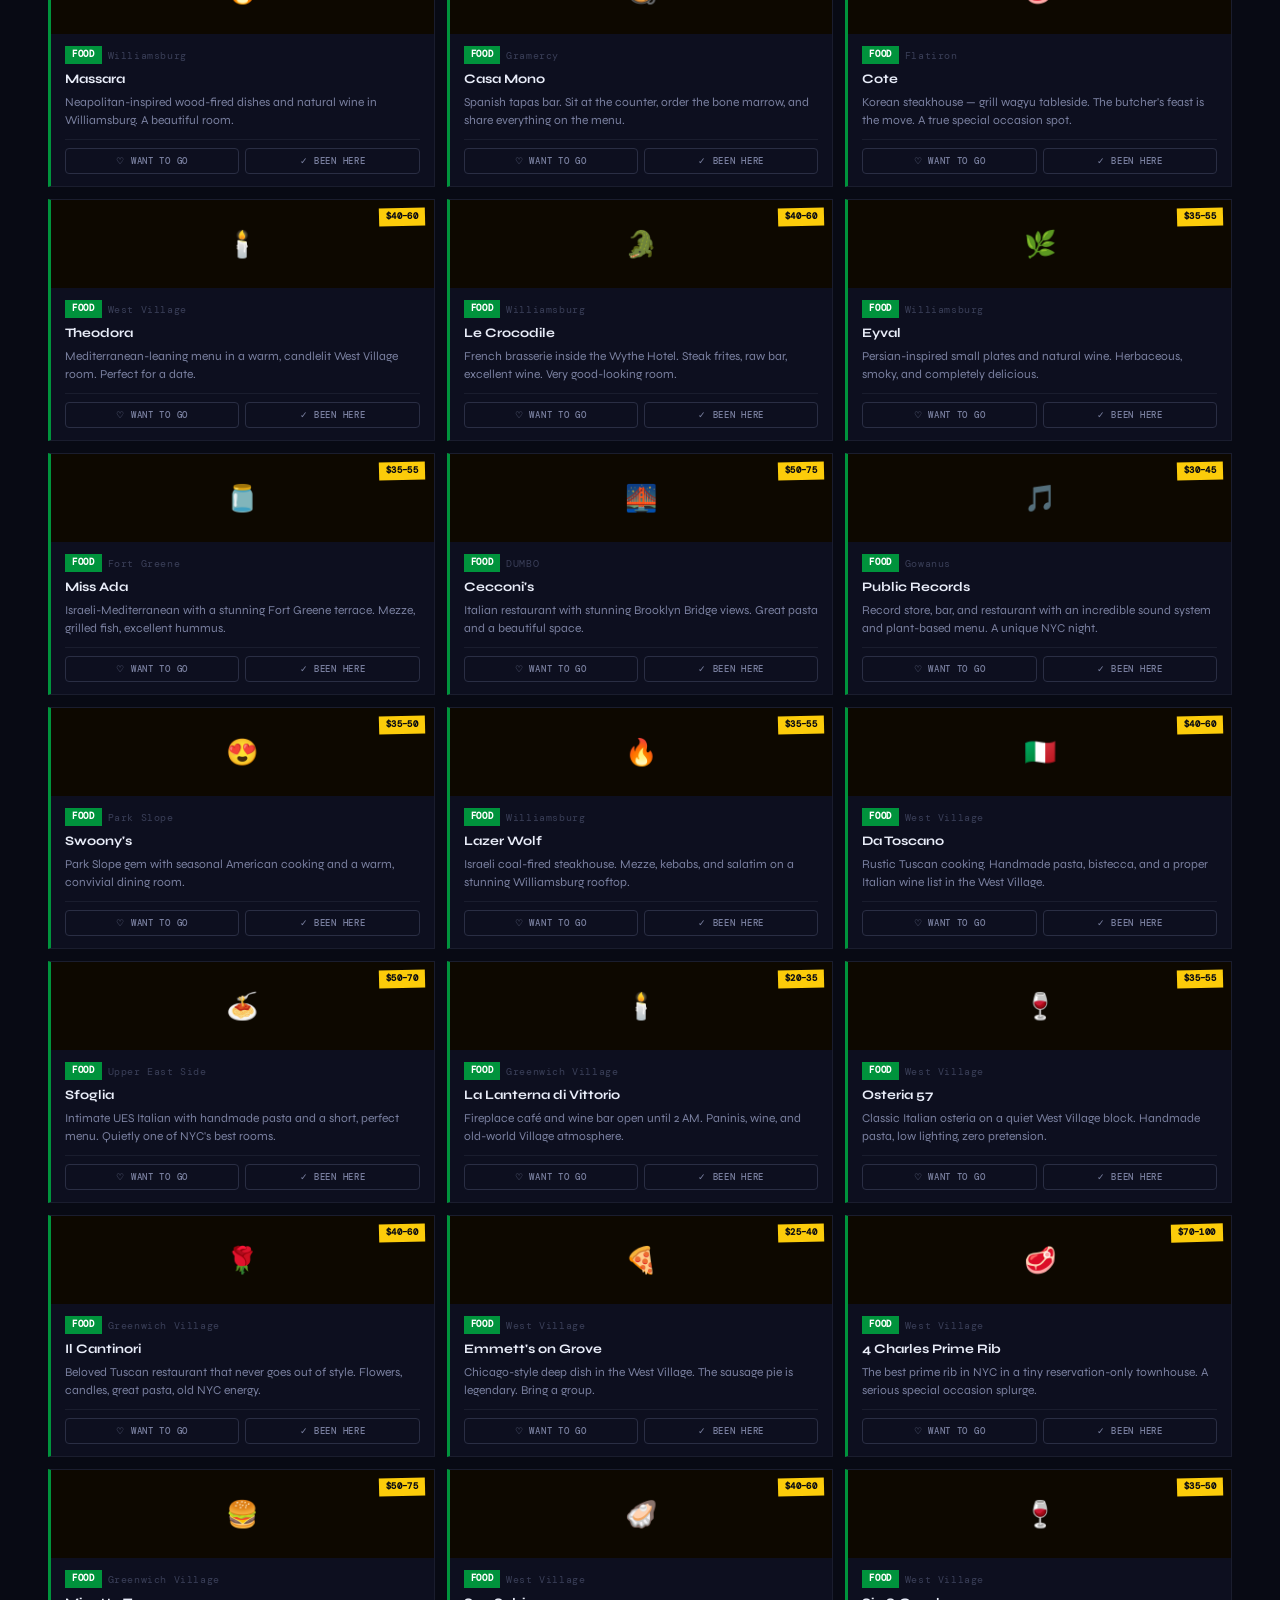
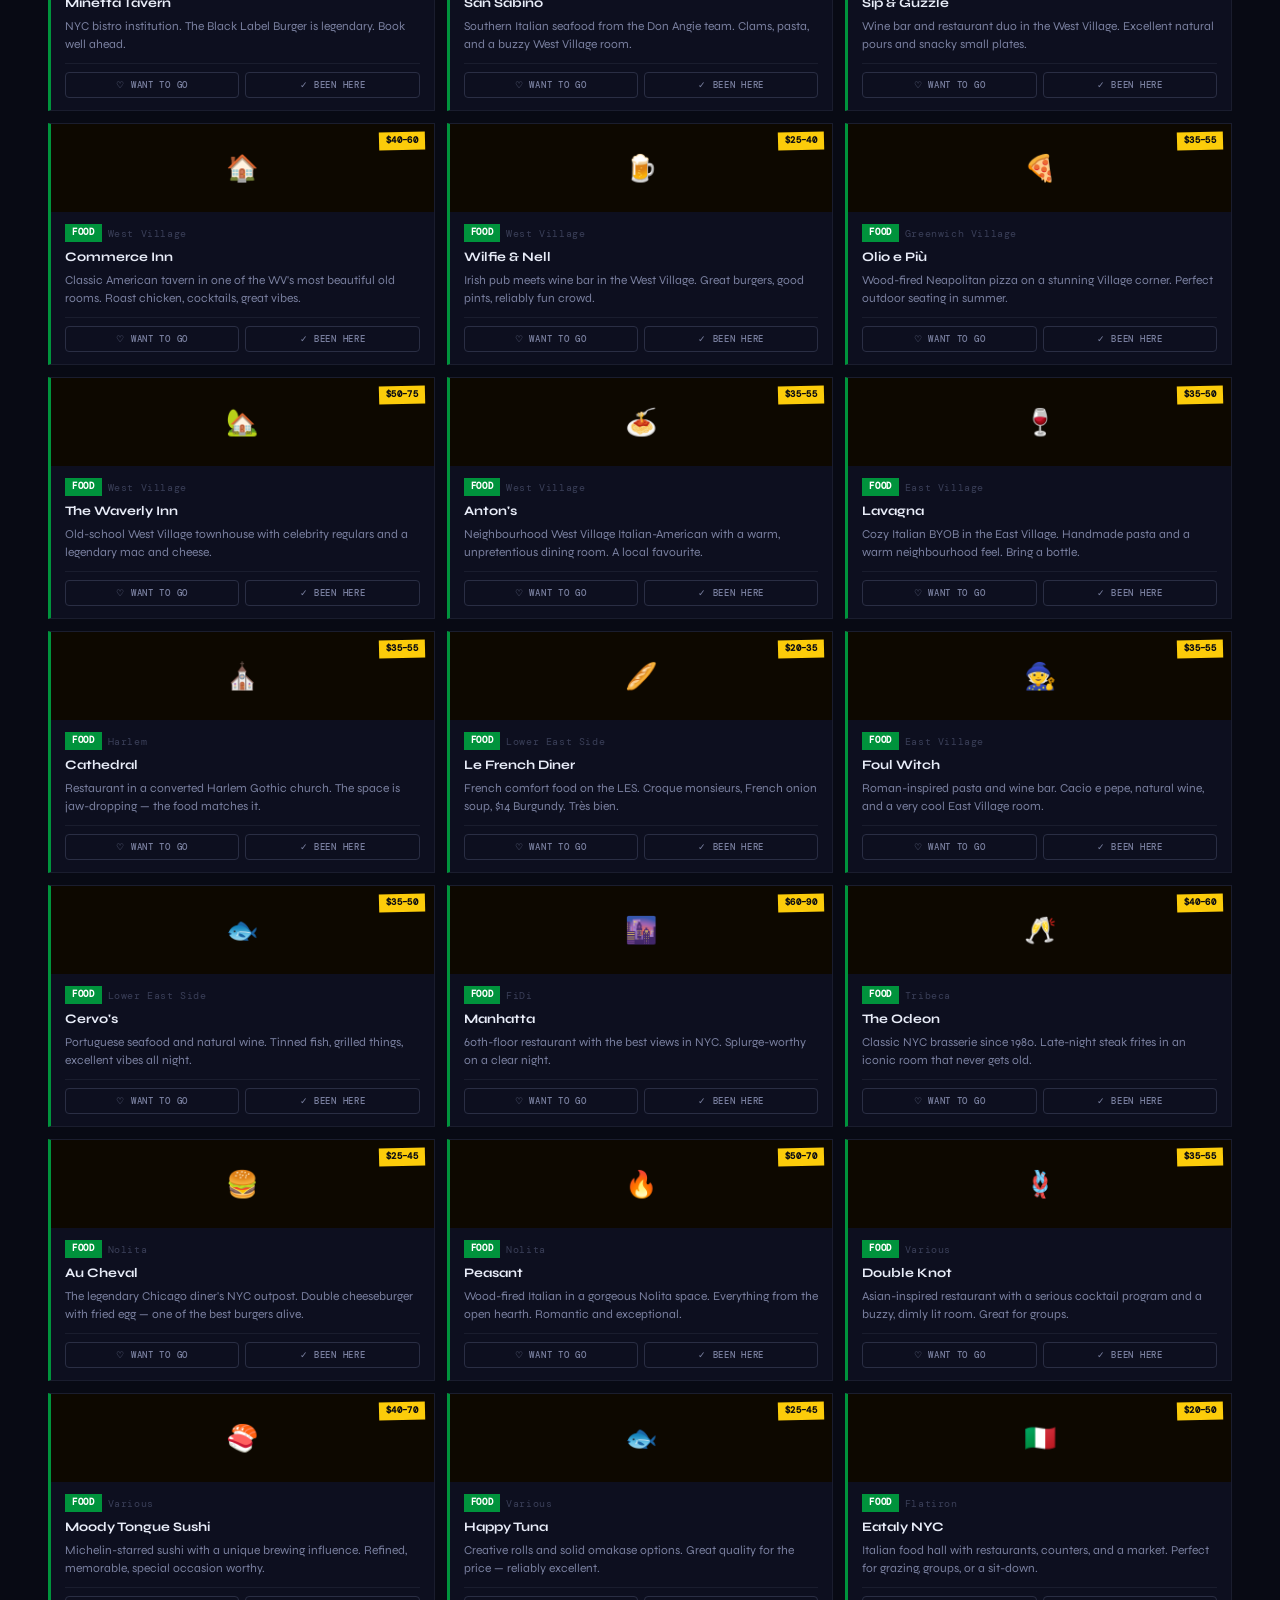
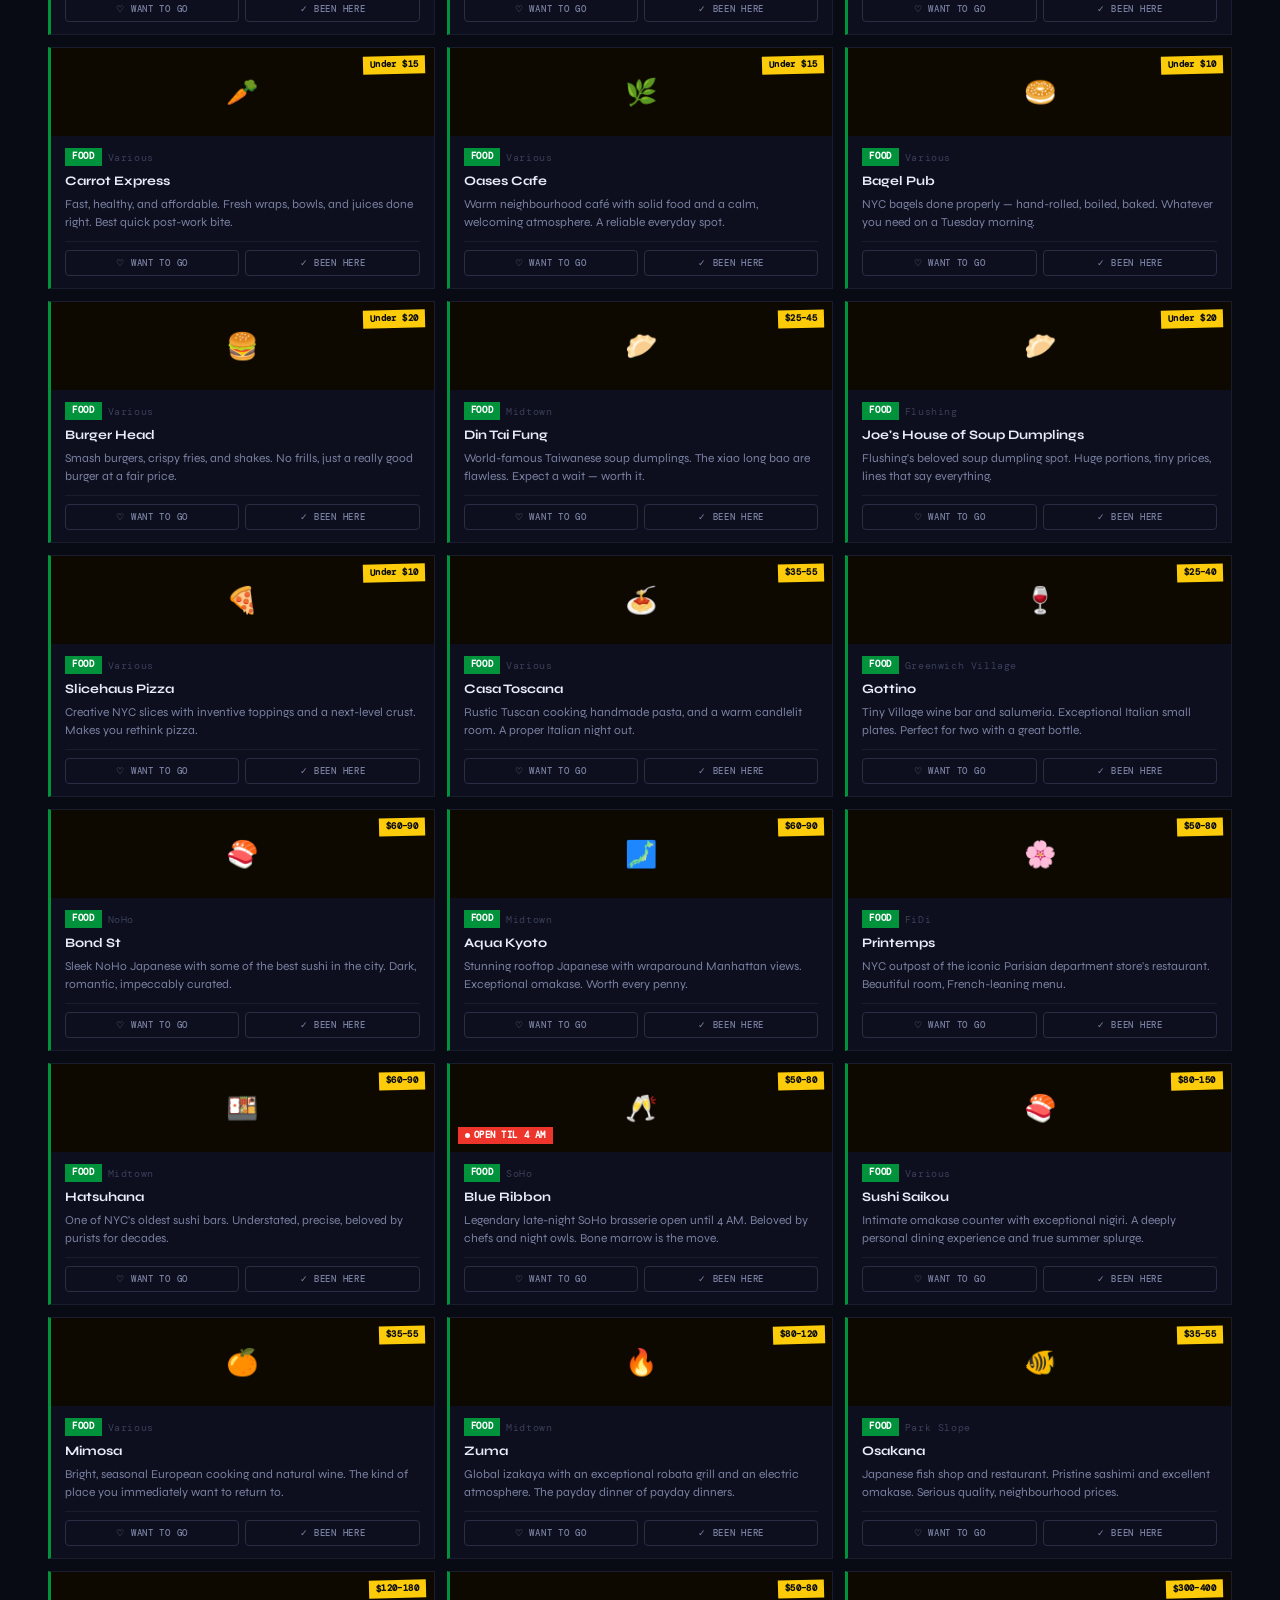
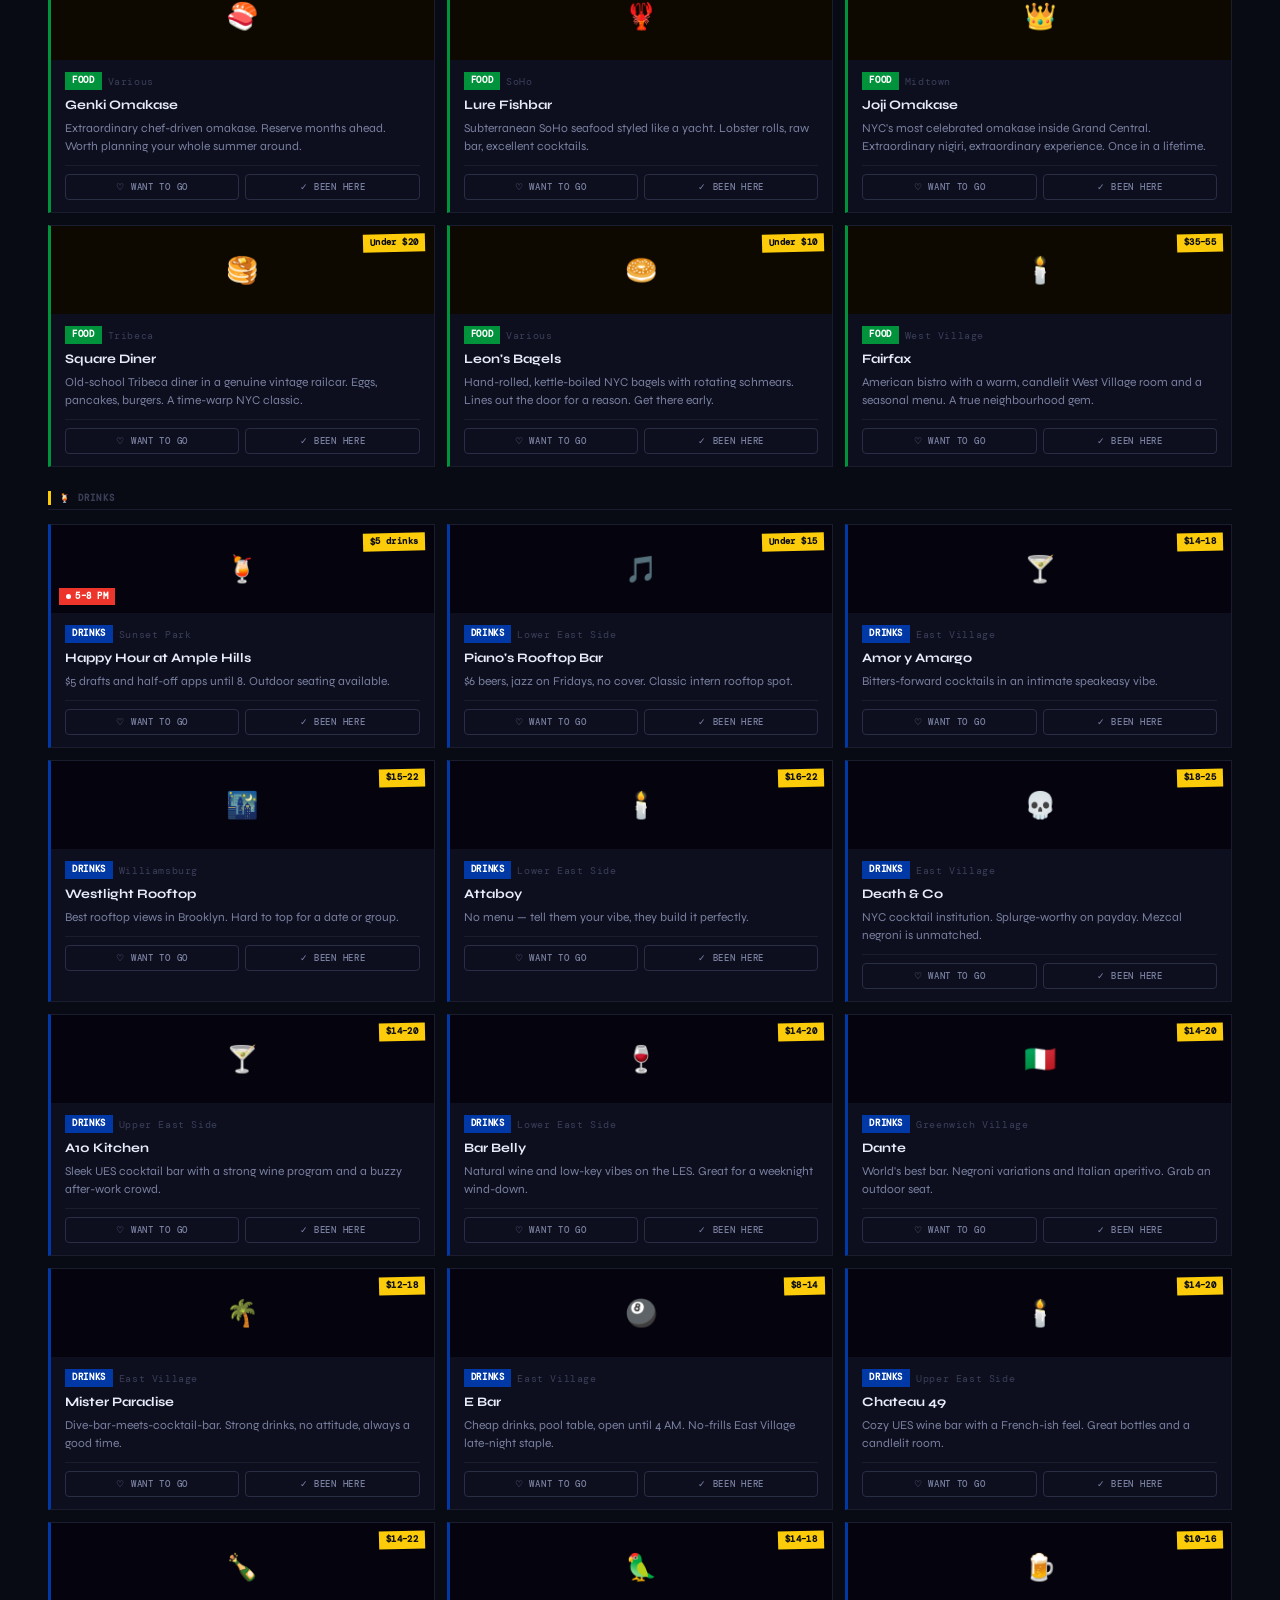
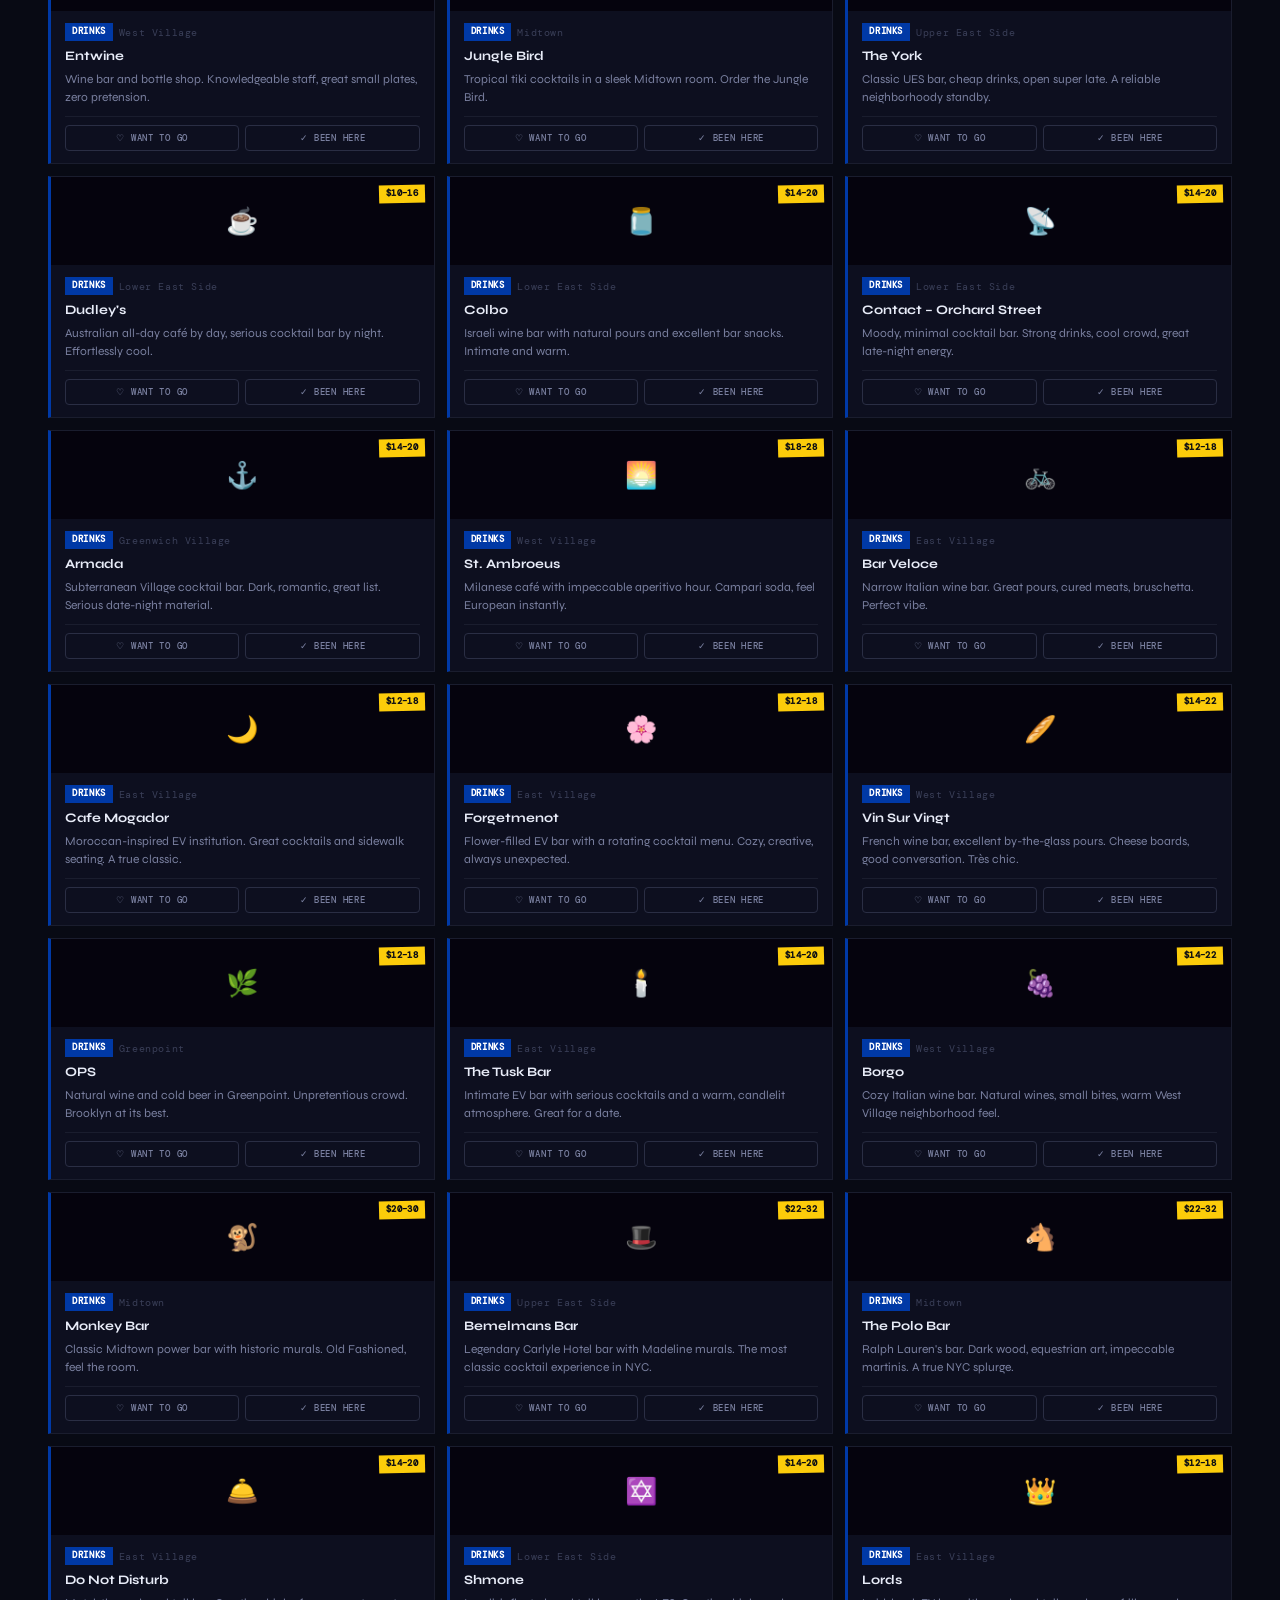
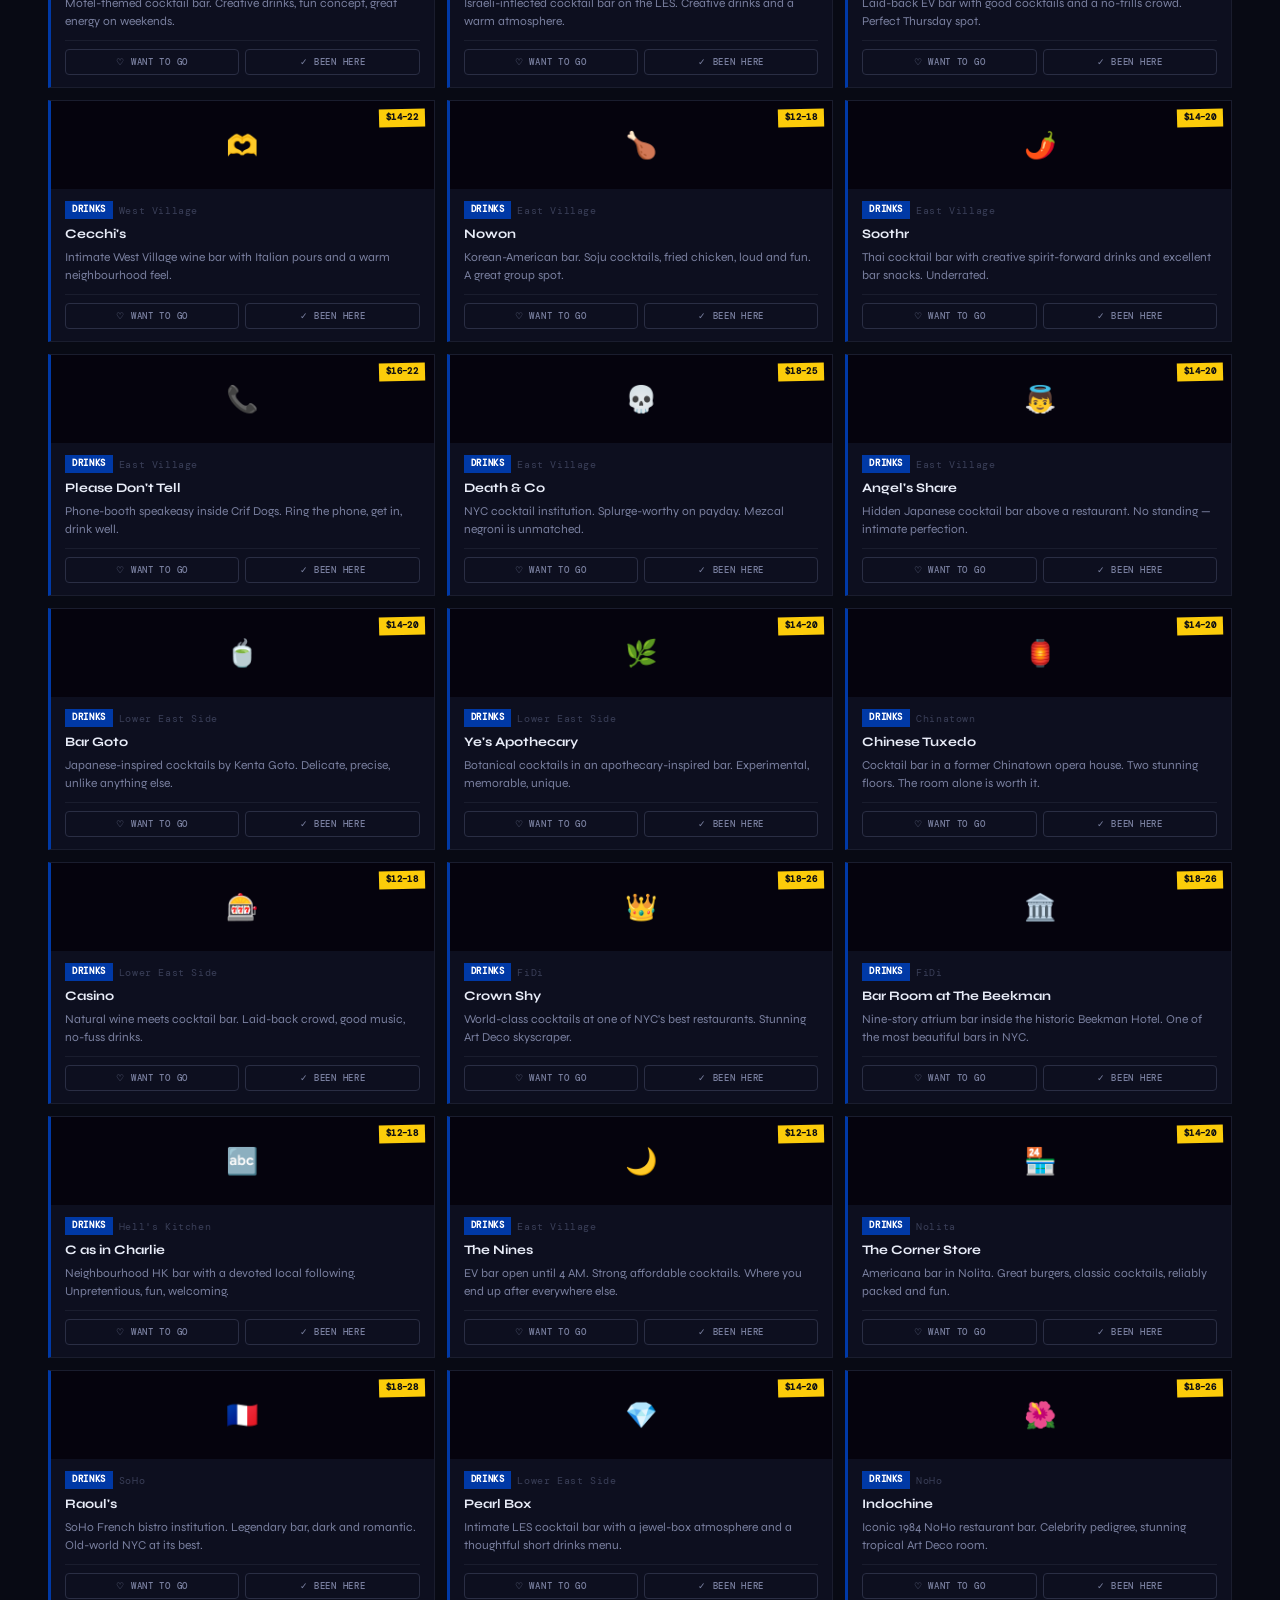
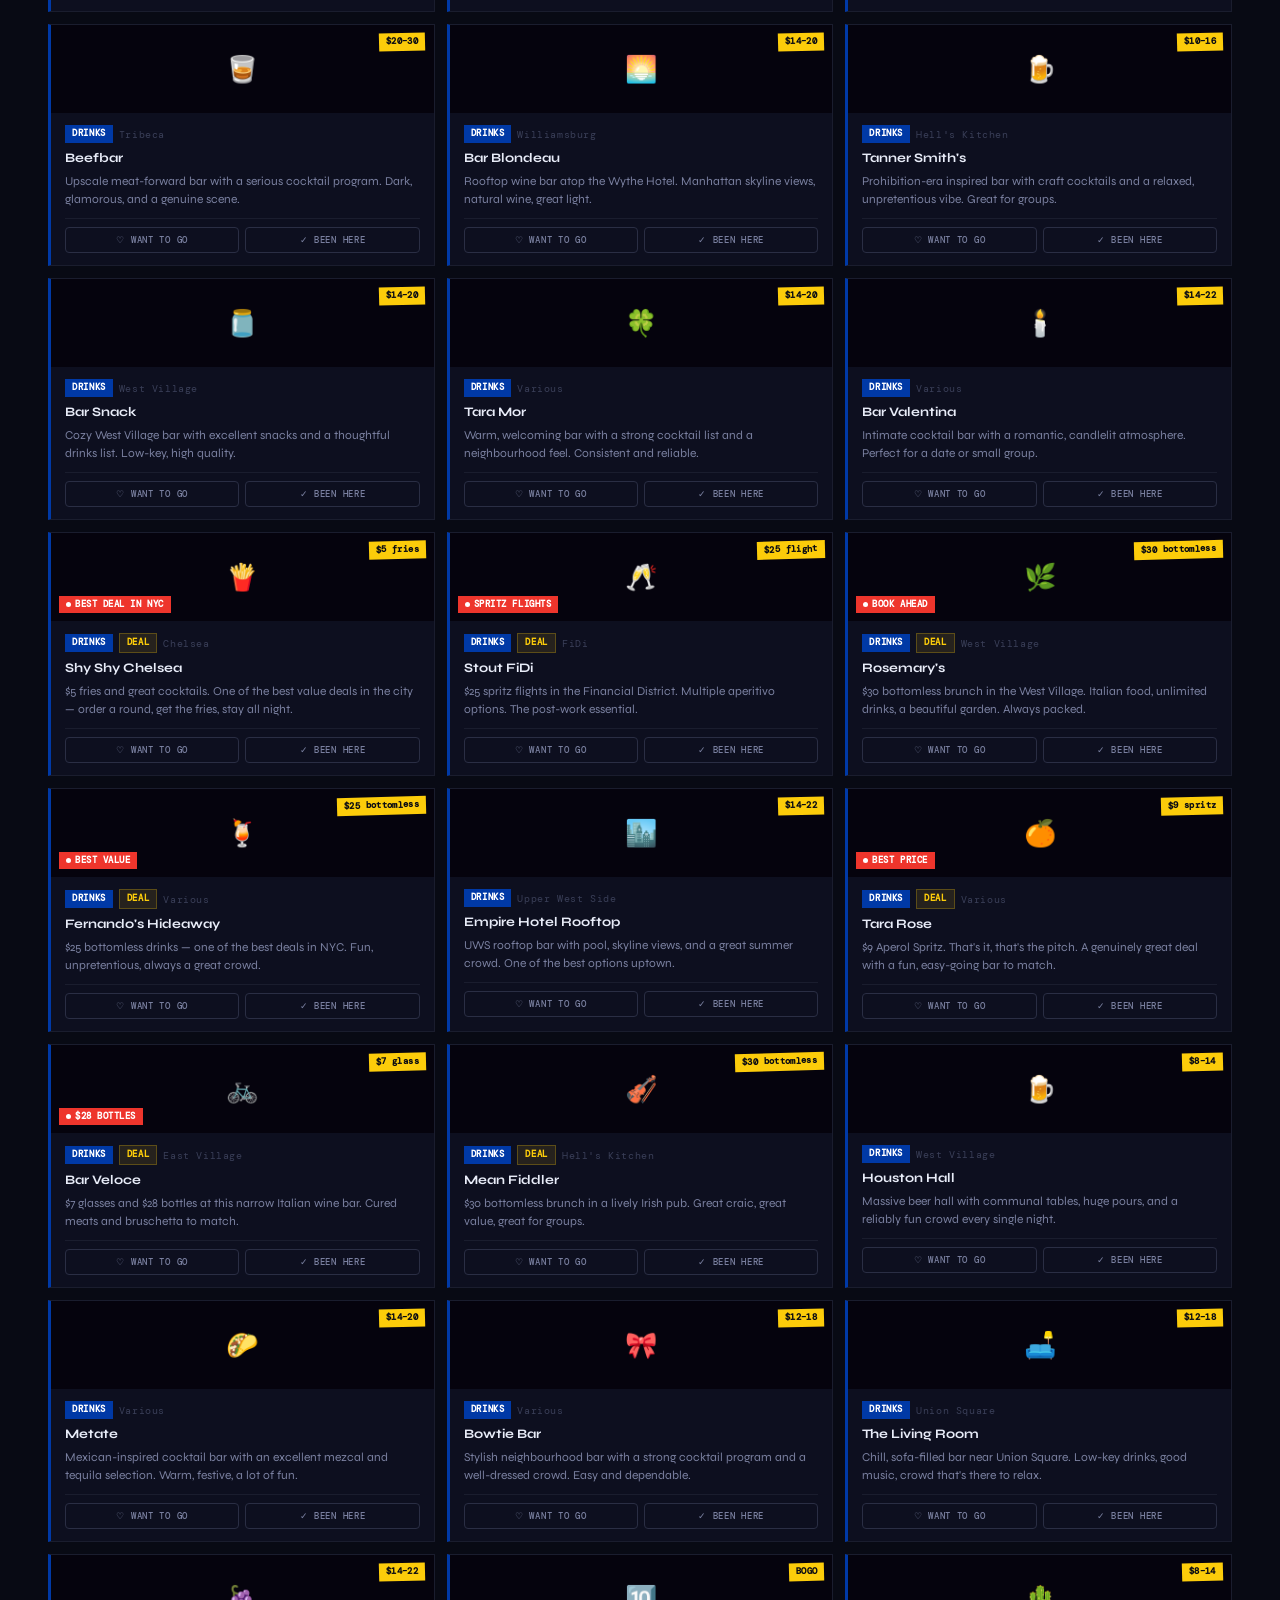
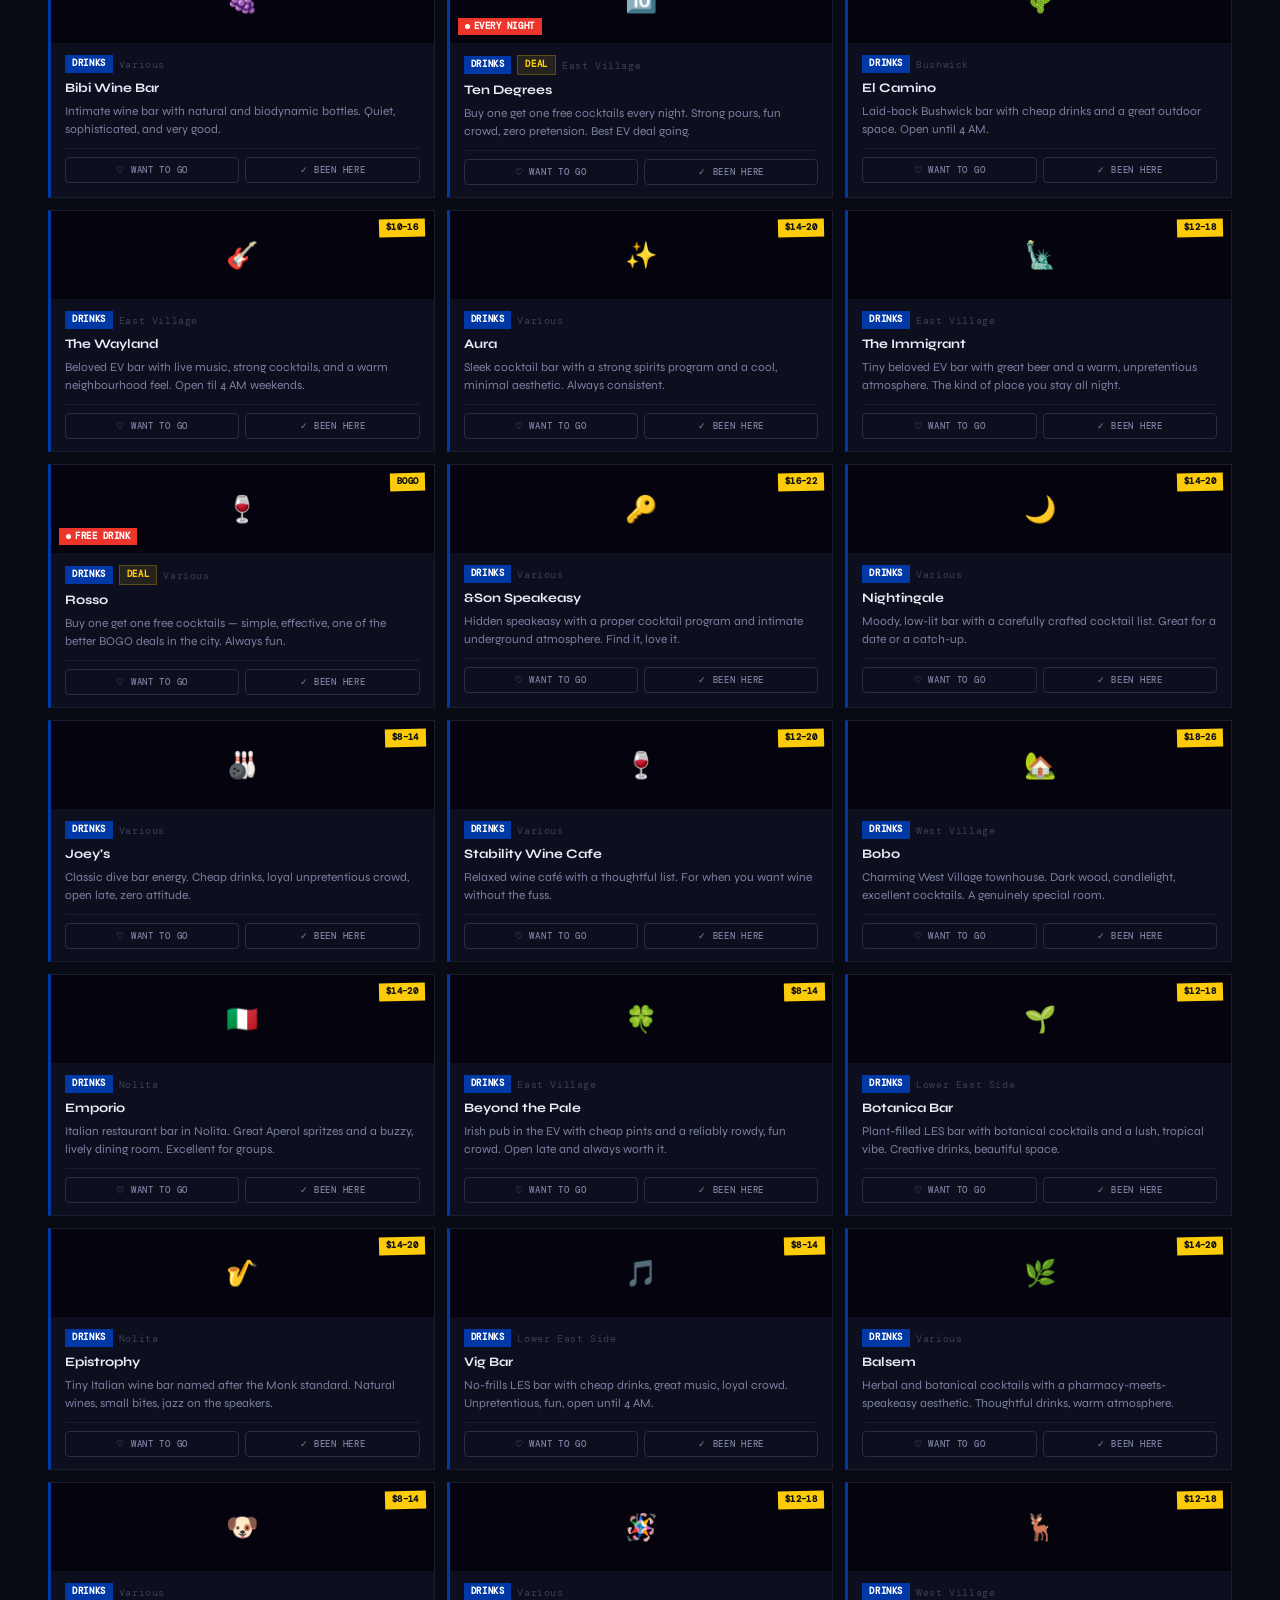
<file: explore.html>
<!DOCTYPE html>
<html lang="en">
<head>
  <meta charset="UTF-8" />
  <meta name="viewport" content="width=device-width, initial-scale=1.0" />
    <!-- SEO -->
  <meta name="description" content="Curated spots, generated plans, and a community of NYC interns — all on any budget. Find the best food, drinks, events, and workouts after work." />
  <meta name="keywords" content="NYC, New York, interns, after work, things to do, food, drinks, events, budget, nightlife" />
  <meta name="author" content="afterfive" />

  <!-- Open Graph (looks good when shared on iMessage, Twitter, LinkedIn) -->
  <meta property="og:title" content="afterfive — Your NYC nights, sorted." />
  <meta property="og:description" content="Curated spots, generated plans, and a community of NYC interns — all on any budget." />
  <meta property="og:url" content="https://afterfivenyc.com" />
  <meta property="og:type" content="website" />
  <meta property="og:image" content="https://afterfivenyc.com/icon-512.png" />

  <!-- Twitter Card -->
  <meta name="twitter:card" content="summary_large_image" />
  <meta name="twitter:title" content="afterfive — Your NYC nights, sorted." />
  <meta name="twitter:description" content="Curated spots, generated plans, and a community of NYC interns — all on any budget." />
  <meta name="twitter:image" content="https://afterfivenyc.com/icon-512.png" />

  <!-- Favicon -->
  <link rel="icon" type="image/x-icon" href="/favicon.ico" />
  <link rel="icon" type="image/png" sizes="32x32" href="/favicon-32x32.png" />
  <link rel="icon" type="image/png" sizes="16x16" href="/favicon-16x16.png" />
  <link rel="apple-touch-icon" sizes="180x180" href="/apple-touch-icon.png" />

  <title>afterfive — Explore</title>
  <link rel="preconnect" href="https://fonts.googleapis.com" />
  <link rel="preconnect" href="https://fonts.gstatic.com" crossorigin />
  <link rel="stylesheet" href="https://fonts.googleapis.com/css2?family=DM+Mono:wght@400;500&family=Syne:wght@400;500;600;700;800&display=swap" />
  <style>
    /* ── TOKENS ── */
    :root {
      --midnight: #080A14;
      --surface:  #0D0F1F;
      --surface2: #141728;
      --border:   #1A1D2E;
      --border2:  #2A2E44;
      --lime:     #FCCC0A;
      --lime-dim: rgba(252,204,10,0.10);
      --text:     #E8ECF8;
      --muted:    #7A80A0;
      --subdued:  #3A3F58;
      --amber:    #EE352C;   /* MTA Red */
      --green:    #00933C;   /* MTA Green */
      --blue:     #0039A6;   /* MTA Blue */
      --purple:   #FF6319;   /* MTA Orange */
      --urgency:  #EE352C;
      --pad:      16px;
      --r-card:   0px;       /* square — transit */
      --r-btn:    4px;       /* square buttons */
      --r-badge:  3px;
    }

    *, *::before, *::after { box-sizing: border-box; margin: 0; padding: 0; }
    html { scroll-behavior: smooth; }
    body {
      background: var(--midnight); color: var(--text);
      font-family: 'Syne', sans-serif; font-size: 14px;
      line-height: 1.5; overflow-x: hidden;
    }

    /* ── NAV ── */
    .nav {
      position: sticky; top: 0; z-index: 200;
      display: flex; align-items: center; justify-content: space-between;
      padding: 0 var(--pad);
      height: 52px;
      background: var(--midnight);
      border-bottom: 3px solid var(--lime);
    }
    .nav-logo {
      font-size: 16px; font-weight: 800; text-decoration: none;
      letter-spacing: -0.3px; font-family: 'DM Mono', monospace;
      text-transform: uppercase;
    }
    .nav-logo .after { color: var(--text); }
    .nav-logo .five  { color: var(--lime); }

    .nav-links { display: none; list-style: none; gap: 2px; }
    .nav-links a {
      color: var(--muted); text-decoration: none; font-size: 11px;
      font-weight: 600; padding: 6px 12px;
      letter-spacing: 0.07em; text-transform: uppercase;
      transition: color 0.15s;
    }
    .nav-links a:hover { color: var(--text); }
    .nav-links a.active { color: var(--lime); }

    .nav-cta {
      display: none;
      background: var(--lime); color: var(--midnight); border: none;
      border-radius: var(--r-btn); padding: 8px 16px;
      font-family: 'Syne', sans-serif; font-size: 11px; font-weight: 700;
      cursor: pointer; text-decoration: none; transition: opacity 0.15s;
      white-space: nowrap; letter-spacing: 0.06em; text-transform: uppercase;
    }
    .nav-cta:hover { opacity: 0.85; }

    /* MTA stripe under nav */
    .nav-stripe {
      display: flex; height: 4px;
    }
    .nav-stripe span { flex: 1; }

    .hamburger {
      display: flex; flex-direction: column; gap: 5px;
      background: none; border: none; cursor: pointer; padding: 4px;
    }
    .hamburger span {
      display: block; width: 22px; height: 2px;
      background: var(--text); border-radius: 0; transition: all 0.25s;
    }
    .hamburger.open span:nth-child(1) { transform: translateY(7px) rotate(45deg); }
    .hamburger.open span:nth-child(2) { opacity: 0; }
    .hamburger.open span:nth-child(3) { transform: translateY(-7px) rotate(-45deg); }

    /* Mobile drawer */
    .mobile-menu {
      display: none; position: fixed; inset: 0; z-index: 199;
      background: var(--midnight); flex-direction: column;
      padding: 72px var(--pad) var(--pad); gap: 0;
      border-top: 3px solid var(--lime);
      margin-top: 52px;
    }
    .mobile-menu.open { display: flex; }
    .mobile-menu a {
      color: var(--text); text-decoration: none;
      font-size: 22px; font-weight: 800;
      padding: 14px 0; border-bottom: 1px solid var(--border);
      transition: color 0.15s; display: flex;
      align-items: center; justify-content: space-between;
      font-family: 'DM Mono', monospace; text-transform: uppercase;
      letter-spacing: -0.5px;
    }
    .mobile-menu a::after { content: '→'; color: var(--subdued); font-size: 14px; }
    .mobile-menu a:hover { color: var(--lime); }
    .mobile-menu a.menu-cta {
      font-size: 13px; margin-top: 24px;
      background: var(--lime); color: var(--midnight);
      border: none; border-radius: var(--r-btn);
      padding: 14px 28px; text-align: center; font-weight: 700;
      justify-content: center; letter-spacing: 0.06em;
    }
    .mobile-menu a.menu-cta::after { display: none; }
    .drawer-tag { margin-top: auto; font-size: 10px; color: var(--subdued); font-family: 'DM Mono', monospace; }

    /* ── PAGE HEADER — station nameplate ── */
    .page-header {
      padding: 20px var(--pad) 16px;
      border-bottom: 1px solid var(--border);
      border-left: 4px solid var(--lime);
      margin-left: 0;
      background: var(--surface);
    }
    .back-link {
      display: inline-flex; align-items: center; gap: 6px;
      font-size: 10px; color: var(--muted); text-decoration: none;
      font-family: 'DM Mono', monospace; margin-bottom: 10px;
      transition: color 0.15s; letter-spacing: 0.08em; text-transform: uppercase;
    }
    .back-link:hover { color: var(--lime); }
    .page-header h2 {
      font-size: 22px; font-weight: 800; letter-spacing: -0.5px;
      margin-bottom: 4px; font-family: 'DM Mono', monospace;
      text-transform: uppercase;
    }
    .page-header p { font-size: 12px; color: var(--muted); font-family: 'DM Mono', monospace; }

    /* ── SEARCH ── */
    .search-wrap {
      padding: 12px var(--pad);
      border-bottom: 1px solid var(--border);
      background: var(--surface);
    }
    .search-input {
      width: 100%; background: var(--surface2); border: 1px solid var(--border2);
      border-radius: var(--r-btn); padding: 10px 16px; color: var(--text);
      font-family: 'DM Mono', monospace; font-size: 13px; outline: none;
      transition: border-color 0.15s; letter-spacing: 0.03em;
    }
    .search-input:focus { border-color: var(--lime); }
    .search-input::placeholder { color: var(--subdued); }

    /* ── FILTER BAR — transit tabs ── */
    .filter-bar {
      display: flex; gap: 6px; padding: 10px var(--pad);
      overflow-x: auto; scrollbar-width: none;
      border-bottom: 1px solid var(--border);
      background: var(--surface);
    }
    .filter-bar::-webkit-scrollbar { display: none; }

    .tab {
      padding: 5px 14px;
      border-radius: var(--r-badge); /* square transit tabs */
      border: 1px solid var(--border2); background: transparent;
      color: var(--muted); font-family: 'DM Mono', monospace;
      font-size: 11px; font-weight: 500; cursor: pointer;
      white-space: nowrap; transition: all 0.15s;
      letter-spacing: 0.06em; text-transform: uppercase; flex-shrink: 0;
    }
    .tab:hover  { color: var(--text); border-color: var(--muted); }
    .tab.active { background: var(--lime); color: var(--midnight); border-color: var(--lime); font-weight: 700; }

    /* Category tabs with MTA dot */
    .tab-dot {
      display: inline-flex; align-items: center; justify-content: center;
      width: 16px; height: 16px; border-radius: 50%;
      font-size: 9px; font-weight: 800; margin-right: 5px;
      vertical-align: middle; font-family: 'DM Mono', monospace;
    }

    /* Price chips */
    .price-row {
      display: flex; gap: 6px; padding: 8px var(--pad) 10px;
      overflow-x: auto; scrollbar-width: none;
      border-bottom: 1px solid var(--border);
      background: var(--surface);
    }
    .price-row::-webkit-scrollbar { display: none; }
    .price-chip {
      padding: 4px 12px; border-radius: var(--r-badge);
      border: 1px solid var(--border); background: transparent;
      color: var(--muted); font-family: 'DM Mono', monospace;
      font-size: 10px; font-weight: 500; cursor: pointer;
      white-space: nowrap; transition: all 0.15s; flex-shrink: 0;
      letter-spacing: 0.06em; text-transform: uppercase;
    }
    .price-chip:hover  { border-color: var(--border2); color: var(--text); }
    .price-chip.active { background: var(--lime); color: var(--midnight); border-color: var(--lime); font-weight: 700; }

    /* ── FEED COUNT ── */
    .feed-count {
      padding: 12px var(--pad) 8px;
      font-size: 10px; font-weight: 500; color: var(--subdued);
      font-family: 'DM Mono', monospace; letter-spacing: 0.12em; text-transform: uppercase;
      display: flex; align-items: center; gap: 8px;
    }
    .feed-count::before {
      content: ''; display: block;
      width: 12px; height: 2px; background: var(--lime);
    }

    /* ── FEED ── */
    .feed {
      padding: 0 var(--pad) var(--pad);
      display: flex; flex-direction: column; gap: 10px;
    }

    /* Section label — styled as a subway line divider */
    .feed-section {
      padding: 12px 0 4px;
      font-size: 9px; font-weight: 600; color: var(--subdued);
      letter-spacing: 0.14em; text-transform: uppercase;
      font-family: 'DM Mono', monospace;
      border-bottom: 1px solid var(--border);
      margin-bottom: 2px;
      display: flex; align-items: center; gap: 8px;
    }
    .feed-section::before {
      content: ''; display: block;
      width: 3px; height: 14px; background: var(--lime); flex-shrink: 0;
    }

    /* ── CARDS ── */
    .card {
      background: var(--surface); border: 1px solid var(--border);
      border-radius: var(--r-card); overflow: hidden; cursor: pointer;
      transition: border-color 0.15s, transform 0.15s;
      border-left: 3px solid transparent;
    }
    .card[data-cat="fd"] { border-left-color: var(--green); }
    .card[data-cat="dk"] { border-left-color: var(--blue); }
    .card[data-cat="cf"] { border-left-color: var(--amber); }
    .card[data-cat="ev"] { border-left-color: var(--purple); }
    .card[data-cat="wk"] { border-left-color: var(--green); }
    .card[data-cat="ac"] { border-left-color: var(--lime); }
    .card:hover { border-color: var(--border2); transform: translateY(-1px); }

    .card-img {
      width: 100%; height: 88px; display: flex;
      align-items: center; justify-content: center;
      position: relative; font-size: 26px;
    }
    .card-img.fd  { background: #0D0800; }
    .card-img.dk  { background: #05030D; }
    .card-img.cf  { background: #100900; }
    .card-img.ev  { background: #050914; }
    .card-img.wk  { background: #030A04; }
    .card-img.ac  { background: #030A04; }
    .card-img.ac2 { background: #050A10; }
    .card-img.ac3 { background: #0D0400; }
    .card-img.ac4 { background: #0D0008; }
    .card-img.ac5 { background: #00050D; }

    /* Price tag — tilted sticker */
    .card-price {
      position: absolute; top: 8px; right: 8px;
      background: var(--lime); color: var(--midnight);
      font-size: 9px; font-weight: 800; padding: 2px 7px;
      font-family: 'DM Mono', monospace; letter-spacing: 0.04em;
      transform: rotate(-1.5deg);
    }
    .card-urgency {
      position: absolute; bottom: 8px; left: 8px;
      background: var(--urgency); color: #fff;
      font-size: 9px; font-weight: 700; padding: 2px 7px;
      font-family: 'DM Mono', monospace; letter-spacing: 0.06em;
      text-transform: uppercase;
      display: flex; align-items: center; gap: 4px;
    }
    /* blinking dot on urgency */
    .card-urgency::before {
      content: ''; display: block;
      width: 5px; height: 5px; border-radius: 50%;
      background: #fff;
      animation: blink 1.4s ease-in-out infinite;
      flex-shrink: 0;
    }
    @keyframes blink {
      0%, 100% { opacity: 1; } 50% { opacity: 0.15; }
    }

    .card-body   { padding: 12px 14px; }
    .card-meta   { display: flex; align-items: center; gap: 6px; margin-bottom: 6px; flex-wrap: wrap; }
    .card-hood   { font-size: 10px; color: var(--subdued); font-family: 'DM Mono', monospace; letter-spacing: 0.06em; }
    .card-title  { font-size: 13px; font-weight: 700; margin-bottom: 4px; }
    .card-desc   { font-size: 12px; color: var(--muted); line-height: 1.5; margin-bottom: 10px; }
    .card-
    .going       { font-size: 10px; color: var(--subdued); font-family: 'DM Mono', monospace; }
    .going strong { color: var(--lime); font-weight: 700; }

    /* ── BADGES — MTA-style ── */
    .badge {
      font-size: 9px; font-weight: 700; padding: 2px 7px;
      border-radius: 0; letter-spacing: 0.07em; text-transform: uppercase;
      font-family: 'DM Mono', monospace;
    }
    /* MTA circle badge for category */
    .badge-circle {
      width: 18px; height: 18px; border-radius: 50%;
      display: inline-flex; align-items: center; justify-content: center;
      font-size: 9px; font-weight: 800; font-family: 'DM Mono', monospace;
      flex-shrink: 0; vertical-align: middle;
    }
    .badge-ev   { background: var(--purple); color: #fff; }
    .badge-fd   { background: var(--green);  color: #fff; }
    .badge-dk   { background: var(--blue);   color: #fff; }
    .badge-wk   { background: var(--green);  color: #fff; }
    .badge-cf   { background: var(--amber);  color: #fff; }
    .badge-ac   { background: var(--lime);   color: var(--midnight); }
    .badge-free { background: var(--lime-dim); color: var(--lime); border: 1px solid rgba(252,204,10,0.25); }

    /* ── BUTTONS ── */

    .btn-primary {
      display: inline-flex; align-items: center; justify-content: center;
      background: var(--lime); color: var(--midnight); border: none;
      border-radius: var(--r-btn); padding: 13px 22px;
      font-family: 'Syne', sans-serif; font-size: 13px; font-weight: 700;
      cursor: pointer; text-decoration: none; transition: opacity 0.15s;
      text-transform: uppercase; letter-spacing: 0.04em;
    }
    .btn-primary:hover { opacity: 0.88; }

    .btn-ghost {
      display: inline-flex; align-items: center; justify-content: center;
      background: transparent; color: var(--text); border: 1px solid var(--border2);
      border-radius: var(--r-btn); padding: 13px 22px;
      font-family: 'Syne', sans-serif; font-size: 13px; font-weight: 600;
      cursor: pointer; text-decoration: none; transition: all 0.15s;
      text-transform: uppercase; letter-spacing: 0.04em;
    }
    .btn-ghost:hover { border-color: var(--muted); background: var(--surface2); }

    /* ── MODAL ── */
    .modal-overlay {
      display: none; position: fixed; inset: 0; z-index: 500;
      background: rgba(0,0,0,0.85); align-items: flex-end; justify-content: center;
    }
    .modal-overlay.open { display: flex; }
    .modal {
      position: relative; background: var(--surface);
      border: 1px solid var(--border2);
      border-top: 3px solid var(--lime);
      border-radius: 0;
      padding: 24px var(--pad) 48px; width: 100%; max-width: 520px;
      animation: slideUp 0.25s ease;
    }
    @keyframes slideUp {
      from { transform: translateY(40px); opacity: 0; }
      to   { transform: translateY(0); opacity: 1; }
    }
    .modal-handle {
      width: 36px; height: 3px; background: var(--border2);
      border-radius: 0; margin: 0 auto 20px;
    }
    .modal-close {
      position: absolute; top: 20px; right: var(--pad);
      background: var(--border); border: none; color: var(--muted);
      width: 28px; height: 28px; border-radius: 0;
      font-size: 13px; cursor: pointer;
      display: flex; align-items: center; justify-content: center;
      font-family: 'DM Mono', monospace;
    }
    .modal h2 {
      font-size: 17px; font-weight: 800; margin-bottom: 6px;
      font-family: 'DM Mono', monospace; text-transform: uppercase;
      letter-spacing: -0.3px;
    }
    .modal-meta    { display: flex; gap: 8px; align-items: center; margin-bottom: 14px; flex-wrap: wrap; }
    .modal-desc    { font-size: 13px; color: var(--muted); line-height: 1.6; margin-bottom: 18px; }
    .modal-row     {
      display: flex; justify-content: space-between;
      padding: 9px 0; border-bottom: 1px solid var(--border); font-size: 12px;
      font-family: 'DM Mono', monospace;
    }
    .modal-row span:first-child { color: var(--subdued); text-transform: uppercase; letter-spacing: 0.08em; font-size: 10px; }
    .modal-row span:last-child  { font-weight: 700; color: var(--text); }
    .modal-actions { margin-top: 20px; display: flex; gap: 10px; }

    

    /* ── SAVED BUTTONS ── */
    .card-save-row {
      display: flex; gap: 6px; margin-top: 8px; padding-top: 8px;
      border-top: 1px solid var(--border);
    }
    .btn-save {
      flex: 1; padding: 6px 8px; border-radius: var(--r-btn);
      background: transparent; border: 1px solid var(--border2);
      color: var(--muted); font-family: 'DM Mono', monospace;
      font-size: 9px; font-weight: 500; letter-spacing: 0.08em;
      text-transform: uppercase; cursor: pointer;
      transition: all 0.15s; display: flex; align-items: center;
      justify-content: center; gap: 4px;
    }
    .btn-save:hover { border-color: var(--lime); color: var(--lime); }
    .btn-save.want.active { background: var(--lime-dim); border-color: var(--lime); color: var(--lime); }
    .btn-save.been.active { background: rgba(0,147,60,0.12); border-color: var(--green); color: var(--green); }

    /* ── TOAST ── */
    .toast {
      position: fixed; bottom: 32px; left: 50%; transform: translateX(-50%);
      background: var(--surface); border: 1px solid var(--lime);
      border-radius: var(--r-btn); padding: 10px 20px;
      font-size: 12px; font-weight: 700; color: var(--lime);
      z-index: 1000; white-space: nowrap; pointer-events: none;
      font-family: 'DM Mono', monospace; letter-spacing: 0.06em;
      animation: toastIn 0.2s ease; transition: opacity 0.3s;
    }
    @keyframes toastIn {
      from { opacity: 0; transform: translate(-50%, 8px); }
      to   { opacity: 1; transform: translate(-50%, 0); }
    }

    /* ── RESPONSIVE ── */
    @media (min-width: 640px) {
      .hamburger  { display: none; }
      .nav-links  { display: flex; }
      .nav-cta    { display: inline-flex; }
    }
    @media (min-width: 900px) {
      :root { --pad: 48px; }
      .nav { padding: 0 var(--pad); }
      .feed {
        display: grid;
        grid-template-columns: repeat(2, 1fr);
        gap: 12px;
      }
      .feed-section { grid-column: 1 / -1; }
    }
    @media (min-width: 1200px) {
      .feed { grid-template-columns: repeat(3, 1fr); }
    }
  
    /* ── FOOTER ── */
    footer {
      border-top: 3px solid var(--lime); padding: 20px var(--pad-sm);
      background: var(--surface);
      display: flex; align-items: center; justify-content: space-between;
      flex-wrap: wrap; gap: 12px; margin-top: auto;
    }
    .footer-logo { font-size: 14px; font-weight: 800; text-decoration: none; font-family: 'DM Mono', monospace; text-transform: uppercase; letter-spacing: -0.3px; }
    .footer-logo .after { color: var(--text); }
    .footer-logo .five  { color: var(--lime); }
    .footer-links { display: flex; align-items: center; gap: 12px; }
    .footer-link-about {
      font-size: 11px; font-weight: 600; text-decoration: none;
      font-family: 'DM Mono', monospace; letter-spacing: 0.08em; text-transform: uppercase;
      color: var(--midnight); background: var(--lime);
      border: 2px solid var(--lime); border-radius: var(--r-btn);
      padding: 5px 12px; transition: opacity 0.15s;
    }
    .footer-link-about:hover { opacity: 0.85; }
    .footer-ig { display: flex; align-items: center; gap: 6px; color: var(--muted); text-decoration: none; font-size: 11px; font-family: 'DM Mono', monospace; letter-spacing: 0.04em; transition: color 0.15s; }
    .footer-ig:hover { color: var(--lime); }
    .footer-tagline { font-size: 10px; color: var(--subdued); font-family: 'DM Mono', monospace; letter-spacing: 0.06em; }

  </style>
</head>
<body>

  <!-- ── NAV ── -->
  <nav class="nav">
    <a class="nav-logo" href="index.html"><span class="after">after</span><span class="five">five</span></a>
    <ul class="nav-links">
      <li><a href="index.html">Home</a></li>
      <li><a href="explore.html" class="active">Explore</a></li>
      <li><a href="ai.html">Plan Generator</a></li>
      <li><a href="friends.html">Friends</a></li>
      <li><a href="submit.html">Submit a Spot</a></li>
      <li><a href="plans.html">Plans</a></li>
    </ul>
    <a class="nav-cta" href="ai.html">✦ Build My Night</a>
    <button class="hamburger" id="hamburgerBtn" aria-label="Open menu">
      <span></span><span></span><span></span>
    </button>
  </nav>

  <!-- MTA stripe under nav -->
  <div class="nav-stripe" aria-hidden="true">
    <span style="background:#EE352C;"></span>
    <span style="background:#00933C;"></span>
    <span style="background:#FCCC0A;"></span>
    <span style="background:#0039A6;"></span>
    <span style="background:#FF6319;"></span>
  </div>

  <!-- Mobile Drawer -->
  <div class="mobile-menu" id="mobileMenu">
    <a href="index.html">Home</a>
    <a href="explore.html">Explore</a>
    <a href="ai.html">Plan Generator</a>
    <a href="friends.html">Friends</a>
    <a href="submit.html">Submit a Spot</a>
    <a href="plans.html">Plans</a>
    <a class="menu-cta" id="mobileAuthLink" href="auth.html">Sign in →</a>
  </div>

  <!-- ── PAGE HEADER — station nameplate ── -->
  <div class="page-header">
    <a class="back-link" href="index.html">← Home</a>
    <h2>Explore NYC</h2>
    <p>Every curated spot — filtered your way</p>
  </div>

  <!-- ── SEARCH ── -->
  <div class="search-wrap">
    <input class="search-input" id="searchInput" type="text"
      placeholder="Search spots, neighborhoods, vibes…" oninput="filterCards()" />
  </div>

  <!-- ── CATEGORY FILTER ── -->
  <div class="filter-bar" id="catFilter">
    <button class="tab active" data-filter="all">All</button>
    <button class="tab" data-filter="fd">
      <span class="tab-dot" style="background:#00933C;color:#fff;">6</span>Food
    </button>
    <button class="tab" data-filter="dk">
      <span class="tab-dot" style="background:#0039A6;color:#fff;">A</span>Drinks
    </button>
    <button class="tab" data-filter="cf">
      <span class="tab-dot" style="background:#EE352C;color:#fff;">1</span>Coffee
    </button>
    <button class="tab" data-filter="ev">
      <span class="tab-dot" style="background:#FF6319;color:#fff;">B</span>Events
    </button>
    <button class="tab" data-filter="wk">
      <span class="tab-dot" style="background:#00933C;color:#fff;">4</span>Workouts
    </button>
    <button class="tab" data-filter="ac">
      <span class="tab-dot" style="background:#FCCC0A;color:#080A14;">N</span>Activities
    </button>
  </div>

  <!-- ── PRICE FILTER ── -->
  <div class="price-row" id="priceFilter">
    <button class="price-chip active" data-price="all">All prices</button>
    <button class="price-chip" data-price="free">Free</button>
    <button class="price-chip" data-price="budget">Under $20</button>
    <button class="price-chip" data-price="mid">$20–50</button>
    <button class="price-chip" data-price="splurge">$50+</button>
  </div>

  <!-- ── FEED ── -->
  <p class="feed-count" id="feedCount">All spots</p>

  <main class="feed" id="exploreFeed">

    <!-- ═══ FOOD — QUICK ═══ -->

    <!-- ── FOOD ── -->
<article class="card" data-cat="fd" data-price-tier="mid"
  data-title="Good Thanks" data-hood="West Village"
  data-price="$20–35" data-cost="$28 avg" data-time="Open until 10 PM" data-going="7"
  data-desc="Charming all-day West Village café and restaurant with seasonal plates, great natural wine, and a warm neighbourhood feel.">
  <div class="card-img fd">🌿<span class="card-price">$20–35</span></div>
  <div class="card-body">
    <div class="card-meta"><span class="badge badge-fd">Food</span><span class="card-hood">West Village</span></div>
    <p class="card-title">Good Thanks</p>
    <p class="card-desc">All-day West Village café with seasonal plates, great natural wine, and a warm neighbourhood feel.</p>
    <div class="card-save-row"><button class="btn-save want" onclick="toggleSave(this,'want',event)">♡ Want to go</button><button class="btn-save been" onclick="toggleSave(this,'been',event)">✓ Been here</button></div></div>
</article>

<article class="card" data-cat="fd" data-price-tier="mid"
  data-title="Lily Pond" data-hood="Various"
  data-price="$30–50" data-cost="$40 avg" data-time="Open until 11 PM" data-going="5"
  data-desc="Beautiful, plant-filled restaurant with a seasonal menu and a romantic, garden-like atmosphere. One of the prettiest rooms in the city.">
  <div class="card-img fd">🌸<span class="card-price">$30–50</span></div>
  <div class="card-body">
    <div class="card-meta"><span class="badge badge-fd">Food</span><span class="card-hood">Various</span></div>
    <p class="card-title">Lily Pond</p>
    <p class="card-desc">Plant-filled restaurant with a seasonal menu and a romantic, garden-like atmosphere. One of the prettiest rooms in NYC.</p>
    <div class="card-save-row"><button class="btn-save want" onclick="toggleSave(this,'want',event)">♡ Want to go</button><button class="btn-save been" onclick="toggleSave(this,'been',event)">✓ Been here</button></div></div>
</article>

<article class="card" data-cat="fd" data-price-tier="mid"
  data-title="Dilly Dally" data-hood="East Village"
  data-price="$25–40" data-cost="$32 avg" data-time="Open until midnight" data-going="8"
  data-desc="Fun, colourful East Village bar and restaurant with great cocktails, share plates, and a reliably good-time crowd.">
  <div class="card-img fd">🎨<span class="card-price">$25–40</span></div>
  <div class="card-body">
    <div class="card-meta"><span class="badge badge-fd">Food</span><span class="card-hood">East Village</span></div>
    <p class="card-title">Dilly Dally</p>
    <p class="card-desc">Colourful EV bar and restaurant with great cocktails, share plates, and a reliably good-time crowd.</p>
    <div class="card-save-row"><button class="btn-save want" onclick="toggleSave(this,'want',event)">♡ Want to go</button><button class="btn-save been" onclick="toggleSave(this,'been',event)">✓ Been here</button></div></div>
</article>

<article class="card" data-cat="fd" data-price-tier="splurge"
  data-title="The Little Owl" data-hood="West Village"
  data-price="$45–65" data-cost="$55 avg" data-time="Open until 11 PM" data-going="5"
  data-desc="Tiny, beloved West Village restaurant on a picture-perfect corner. The meatball sliders are legendary. Book weeks ahead.">
  <div class="card-img fd">🦉<span class="card-price">$45–65</span></div>
  <div class="card-body">
    <div class="card-meta"><span class="badge badge-fd">Food</span><span class="card-hood">West Village</span></div>
    <p class="card-title">The Little Owl</p>
    <p class="card-desc">Tiny beloved West Village restaurant on a picture-perfect corner. Legendary meatball sliders. Book weeks ahead.</p>
    <div class="card-save-row"><button class="btn-save want" onclick="toggleSave(this,'want',event)">♡ Want to go</button><button class="btn-save been" onclick="toggleSave(this,'been',event)">✓ Been here</button></div></div>
</article>

<article class="card" data-cat="fd" data-price-tier="budget"
  data-title="Cafe Mulberry" data-hood="Nolita"
  data-price="$15–25" data-cost="$20 avg" data-time="Open until 10 PM" data-going="9"
  data-desc="Cozy Nolita café with Italian-inspired plates, great espresso, and sidewalk seating on one of NYC's best streets.">
  <div class="card-img fd">☕<span class="card-price">$15–25</span></div>
  <div class="card-body">
    <div class="card-meta"><span class="badge badge-fd">Food</span><span class="card-hood">Nolita</span></div>
    <p class="card-title">Cafe Mulberry</p>
    <p class="card-desc">Cozy Nolita café with Italian-inspired plates and sidewalk seating on one of NYC's best streets.</p>
    <div class="card-save-row"><button class="btn-save want" onclick="toggleSave(this,'want',event)">♡ Want to go</button><button class="btn-save been" onclick="toggleSave(this,'been',event)">✓ Been here</button></div></div>
</article>

<article class="card" data-cat="fd" data-price-tier="mid"
  data-title="Sullaluna" data-hood="East Village"
  data-price="$30–50" data-cost="$40 avg" data-time="Open until 11 PM" data-going="6"
  data-desc="Romantic Italian restaurant in the East Village with handmade pasta and a candlelit, rustic room. Great for a date or a slow dinner.">
  <div class="card-img fd">🌙<span class="card-price">$30–50</span></div>
  <div class="card-body">
    <div class="card-meta"><span class="badge badge-fd">Food</span><span class="card-hood">East Village</span></div>
    <p class="card-title">Sullaluna</p>
    <p class="card-desc">Romantic Italian in the East Village with handmade pasta and a candlelit rustic room. Great for a date.</p>
    <div class="card-save-row"><button class="btn-save want" onclick="toggleSave(this,'want',event)">♡ Want to go</button><button class="btn-save been" onclick="toggleSave(this,'been',event)">✓ Been here</button></div></div>
</article>


    <article class="card" data-cat="fd" data-price-tier="budget" data-title="Prince Street Pizza" data-hood="SoHo" data-price="Under $15" data-cost="~$8/slice" data-time="Open until 10 PM" data-going="18" data-desc="The spicy square slice SoHo is famous for. Always worth the line.">
      <div class="card-img fd">🍕<span class="card-price">Under $15</span></div>
      <div class="card-body">
        <div class="card-meta"><span class="badge badge-fd">Food</span><span class="card-hood">SoHo</span></div>
        <p class="card-title">Prince Street Pizza</p>
        <p class="card-desc">The spicy square slice SoHo is famous for. Always worth the line.</p>
        <div class="card-save-row"><button class="btn-save want" onclick="toggleSave(this,'want',event)">♡ Want to go</button><button class="btn-save been" onclick="toggleSave(this,'been',event)">✓ Been here</button></div></div>
    </article>

    <article class="card" data-cat="fd" data-price-tier="budget" data-title="Locanut" data-hood="Midtown" data-price="Under $20" data-cost="~$16" data-time="Open until 9 PM" data-going="5" data-desc="Fast, fresh Thai takeout. Pad see ew and mango sticky rice. Perfect post-work dinner.">
      <div class="card-img fd">🍛<span class="card-price">Under $20</span></div>
      <div class="card-body">
        <div class="card-meta"><span class="badge badge-fd">Food</span><span class="card-hood">Midtown</span></div>
        <p class="card-title">Locanut</p>
        <p class="card-desc">Fast, fresh Thai takeout. Pad see ew and mango sticky rice.</p>
        <div class="card-save-row"><button class="btn-save want" onclick="toggleSave(this,'want',event)">♡ Want to go</button><button class="btn-save been" onclick="toggleSave(this,'been',event)">✓ Been here</button></div></div>
    </article>

    <article class="card" data-cat="fd" data-price-tier="budget" data-title="Something Green" data-hood="Various" data-price="Under $15" data-cost="~$12" data-time="Open until 8 PM" data-going="9" data-desc="Quick healthy takeout bowls. Great for eating at your desk or in the park.">
      <div class="card-img fd">🥗<span class="card-price">Under $15</span></div>
      <div class="card-body">
        <div class="card-meta"><span class="badge badge-fd">Food</span><span class="card-hood">Various</span></div>
        <p class="card-title">Something Green</p>
        <p class="card-desc">Quick healthy bowls. Desk lunch or park picnic approved.</p>
        <div class="card-save-row"><button class="btn-save want" onclick="toggleSave(this,'want',event)">♡ Want to go</button><button class="btn-save been" onclick="toggleSave(this,'been',event)">✓ Been here</button></div></div>
    </article>

    <article class="card" data-cat="fd" data-price-tier="budget" data-title="Sandwell" data-hood="Lower East Side" data-price="Under $20" data-cost="~$16" data-time="Open until 8 PM" data-going="6" data-desc="Rotating sandwiches on great bread. Quick, casual, deeply satisfying.">
      <div class="card-img fd">🥪<span class="card-price">Under $20</span></div>
      <div class="card-body">
        <div class="card-meta"><span class="badge badge-fd">Food</span><span class="card-hood">Lower East Side</span></div>
        <p class="card-title">Sandwell</p>
        <p class="card-desc">Rotating sandwiches on great bread. Quick, casual, deeply satisfying.</p>
        <div class="card-save-row"><button class="btn-save want" onclick="toggleSave(this,'want',event)">♡ Want to go</button><button class="btn-save been" onclick="toggleSave(this,'been',event)">✓ Been here</button></div></div>
    </article>

    <article class="card" data-cat="fd" data-price-tier="budget" data-title="Milano Market" data-hood="Upper West Side" data-price="Under $20" data-cost="~$15" data-time="Open until 9 PM" data-going="4" data-desc="Italian deli and market. Great sandwiches and prepared food. Perfect pre-picnic stop.">
      <div class="card-img fd">🥖<span class="card-price">Under $20</span></div>
      <div class="card-body">
        <div class="card-meta"><span class="badge badge-fd">Food</span><span class="card-hood">Upper West Side</span></div>
        <p class="card-title">Milano Market</p>
        <p class="card-desc">Italian deli. Great sandwiches and prepared food. Pre-picnic essential.</p>
        <div class="card-save-row"><button class="btn-save want" onclick="toggleSave(this,'want',event)">♡ Want to go</button><button class="btn-save been" onclick="toggleSave(this,'been',event)">✓ Been here</button></div></div>
    </article>

    <article class="card" data-cat="fd" data-price-tier="budget" data-title="Bob White Counter" data-hood="East Village" data-price="Under $20" data-cost="~$16" data-time="Open until 10 PM" data-going="13" data-desc="Southern chicken sandwiches, cult favorite. Counter seating, big flavor.">
      <div class="card-img fd">🍗<span class="card-price">Under $20</span></div>
      <div class="card-body">
        <div class="card-meta"><span class="badge badge-fd">Food</span><span class="card-hood">East Village</span></div>
        <p class="card-title">Bob White Counter</p>
        <p class="card-desc">Southern chicken sandwiches, cult favorite. Counter seating, big flavor.</p>
        <div class="card-save-row"><button class="btn-save want" onclick="toggleSave(this,'want',event)">♡ Want to go</button><button class="btn-save been" onclick="toggleSave(this,'been',event)">✓ Been here</button></div></div>
    </article>

    <article class="card" data-cat="fd" data-price-tier="budget" data-title="Falafel on Broadway" data-hood="Upper West Side" data-price="Under $10" data-cost="~$8" data-time="Open until 10 PM" data-going="11" data-desc="Legendary cheap falafel. No frills, just excellent food.">
      <div class="card-img fd">🧆<span class="card-price">Under $10</span></div>
      <div class="card-body">
        <div class="card-meta"><span class="badge badge-fd">Food</span><span class="card-hood">Upper West Side</span></div>
        <p class="card-title">Falafel on Broadway</p>
        <p class="card-desc">Legendary cheap falafel. No frills, just excellent food.</p>
        <div class="card-save-row"><button class="btn-save want" onclick="toggleSave(this,'want',event)">♡ Want to go</button><button class="btn-save been" onclick="toggleSave(this,'been',event)">✓ Been here</button></div></div>
    </article>

    <article class="card" data-cat="fd" data-price-tier="budget" data-title="7th Street Burger" data-hood="East Village" data-price="Under $20" data-cost="~$14" data-time="Open until 11 PM" data-going="16" data-desc="Perfect smash burgers. Short menu, long lines, zero regrets.">
      <div class="card-img fd">🍔<span class="card-price">Under $20</span></div>
      <div class="card-body">
        <div class="card-meta"><span class="badge badge-fd">Food</span><span class="card-hood">East Village</span></div>
        <p class="card-title">7th Street Burger</p>
        <p class="card-desc">Perfect smash burgers. Short menu, long lines, zero regrets.</p>
        <div class="card-save-row"><button class="btn-save want" onclick="toggleSave(this,'want',event)">♡ Want to go</button><button class="btn-save been" onclick="toggleSave(this,'been',event)">✓ Been here</button></div></div>
    </article>

    <article class="card" data-cat="fd" data-price-tier="budget" data-title="B&H Dairy — Friday Special" data-hood="East Village" data-price="Under $15" data-cost="~$12" data-time="Fridays all day" data-going="20" data-desc="Friday special: matzo ball soup + grilled cheese. NYC institution since 1938. Cash only.">
      <div class="card-img fd">🥣<span class="card-price">Under $15</span><span class="card-urgency">Fridays only</span></div>
      <div class="card-body">
        <div class="card-meta"><span class="badge badge-fd">Food</span><span class="badge badge-free">Special</span><span class="card-hood">East Village</span></div>
        <p class="card-title">B&H Dairy — Friday Special</p>
        <p class="card-desc">Matzo ball soup + grilled cheese on Fridays. NYC institution since 1938.</p>
        <div class="card-save-row"><button class="btn-save want" onclick="toggleSave(this,'want',event)">♡ Want to go</button><button class="btn-save been" onclick="toggleSave(this,'been',event)">✓ Been here</button></div></div>
    </article>

    <!-- ═══ FOOD — SIT DOWN ═══ -->

    <article class="card" data-cat="fd" data-price-tier="mid" data-title="St. Jardim" data-hood="West Village" data-price="$40–60" data-cost="~$50" data-time="Open until 11 PM" data-going="9" data-desc="Brazilian-inspired West Village gem. Great for solo dining at the bar or a special night out.">
      <div class="card-img fd">🌿<span class="card-price">$40–60</span></div>
      <div class="card-body">
        <div class="card-meta"><span class="badge badge-fd">Food</span><span class="card-hood">West Village</span></div>
        <p class="card-title">St. Jardim</p>
        <p class="card-desc">Brazilian-inspired West Village gem. Great at the bar or for a special night.</p>
        <div class="card-save-row"><button class="btn-save want" onclick="toggleSave(this,'want',event)">♡ Want to go</button><button class="btn-save been" onclick="toggleSave(this,'been',event)">✓ Been here</button></div></div>
    </article>

    <article class="card" data-cat="fd" data-price-tier="mid" data-title="Fiaschetteria Pistoia" data-hood="West Village" data-price="$40–60" data-cost="~$50" data-time="Open until 11 PM" data-going="7" data-desc="Intimate Italian from the team behind a Michelin-starred Florentine restaurant. Exceptional pasta.">
      <div class="card-img fd">🍝<span class="card-price">$40–60</span></div>
      <div class="card-body">
        <div class="card-meta"><span class="badge badge-fd">Food</span><span class="card-hood">West Village</span></div>
        <p class="card-title">Fiaschetteria Pistoia</p>
        <p class="card-desc">Intimate Italian, Michelin-starred roots. Exceptional pasta.</p>
        <div class="card-save-row"><button class="btn-save want" onclick="toggleSave(this,'want',event)">♡ Want to go</button><button class="btn-save been" onclick="toggleSave(this,'been',event)">✓ Been here</button></div></div>
    </article>

    <article class="card" data-cat="fd" data-price-tier="mid" data-title="Kikis" data-hood="Lower East Side" data-price="$30–50" data-cost="~$40" data-time="Open until 11 PM" data-going="14" data-desc="Greek-Mediterranean LES gem. Cash only, BYOB, always packed. Book ahead.">
      <div class="card-img fd">🫒<span class="card-price">$30–50</span></div>
      <div class="card-body">
        <div class="card-meta"><span class="badge badge-fd">Food</span><span class="card-hood">Lower East Side</span></div>
        <p class="card-title">Kikis</p>
        <p class="card-desc">Greek-Mediterranean LES gem. Cash only, BYOB, always packed.</p>
        <div class="card-save-row"><button class="btn-save want" onclick="toggleSave(this,'want',event)">♡ Want to go</button><button class="btn-save been" onclick="toggleSave(this,'been',event)">✓ Been here</button></div></div>
    </article>

    <article class="card" data-cat="fd" data-price-tier="mid" data-title="Baar Baar" data-hood="East Village" data-price="$35–55" data-cost="~$45" data-time="Open until midnight" data-going="12" data-desc="Modern Indian with great cocktails. Perfect for groups and happy hour.">
      <div class="card-img fd">🍛<span class="card-price">$35–55</span></div>
      <div class="card-body">
        <div class="card-meta"><span class="badge badge-fd">Food</span><span class="card-hood">East Village</span></div>
        <p class="card-title">Baar Baar</p>
        <p class="card-desc">Modern Indian with great cocktails. Perfect for groups and happy hour.</p>
        <div class="card-save-row"><button class="btn-save want" onclick="toggleSave(this,'want',event)">♡ Want to go</button><button class="btn-save been" onclick="toggleSave(this,'been',event)">✓ Been here</button></div></div>
    </article>

    <article class="card" data-cat="fd" data-price-tier="mid" data-title="Misi" data-hood="Williamsburg" data-price="$40–60" data-cost="~$50" data-time="Open until 10 PM" data-going="8" data-desc="Missy Robbins' exceptional fresh pasta. Williamsburg's best dinner.">
      <div class="card-img fd">🍝<span class="card-price">$40–60</span></div>
      <div class="card-body">
        <div class="card-meta"><span class="badge badge-fd">Food</span><span class="card-hood">Williamsburg</span></div>
        <p class="card-title">Misi</p>
        <p class="card-desc">Missy Robbins' exceptional fresh pasta. Williamsburg's best dinner.</p>
        <div class="card-save-row"><button class="btn-save want" onclick="toggleSave(this,'want',event)">♡ Want to go</button><button class="btn-save been" onclick="toggleSave(this,'been',event)">✓ Been here</button></div></div>
    </article>

    <article class="card" data-cat="fd" data-price-tier="mid" data-title="Roscioli" data-hood="Various" data-price="$40–60" data-cost="~$50" data-time="Open until 11 PM" data-going="6" data-desc="NYC outpost of the legendary Rome deli and wine bar. Excellent charcuterie and pasta.">
      <div class="card-img fd">🇮🇹<span class="card-price">$40–60</span></div>
      <div class="card-body">
        <div class="card-meta"><span class="badge badge-fd">Food</span><span class="card-hood">Various</span></div>
        <p class="card-title">Roscioli</p>
        <p class="card-desc">NYC outpost of Rome's legendary deli. Excellent charcuterie and pasta.</p>
        <div class="card-save-row"><button class="btn-save want" onclick="toggleSave(this,'want',event)">♡ Want to go</button><button class="btn-save been" onclick="toggleSave(this,'been',event)">✓ Been here</button></div></div>
    </article>

    <article class="card" data-cat="fd" data-price-tier="mid" data-title="Dudley's" data-hood="Lower East Side" data-price="$25–40" data-cost="~$32" data-time="Open until midnight" data-going="11" data-desc="Aussie all-day cafe turned evening bar. Great food and great vibes.">
      <div class="card-img fd">☕<span class="card-price">$25–40</span></div>
      <div class="card-body">
        <div class="card-meta"><span class="badge badge-fd">Food</span><span class="card-hood">Lower East Side</span></div>
        <p class="card-title">Dudley's</p>
        <p class="card-desc">Aussie all-day cafe turned evening bar. Great food and great vibes.</p>
        <div class="card-save-row"><button class="btn-save want" onclick="toggleSave(this,'want',event)">♡ Want to go</button><button class="btn-save been" onclick="toggleSave(this,'been',event)">✓ Been here</button></div></div>
    </article>

    <article class="card" data-cat="fd" data-price-tier="splurge" data-title="Don Angie" data-hood="West Village" data-price="$60–90" data-cost="~$75" data-time="Open until 10 PM" data-going="6" data-desc="Italian-American with a creative twist. Notoriously hard to book — worth the effort.">
      <div class="card-img fd">🍝<span class="card-price">$60–90</span></div>
      <div class="card-body">
        <div class="card-meta"><span class="badge badge-fd">Food</span><span class="card-hood">West Village</span></div>
        <p class="card-title">Don Angie</p>
        <p class="card-desc">Italian-American with a creative twist. Hard to book, worth every effort.</p>
        <div class="card-save-row"><button class="btn-save want" onclick="toggleSave(this,'want',event)">♡ Want to go</button><button class="btn-save been" onclick="toggleSave(this,'been',event)">✓ Been here</button></div></div>
    </article>

    <!-- ═══ FOOD — BRUNCH ═══ -->

    <article class="card" data-cat="fd" data-price-tier="mid" data-title="Sadelle's" data-hood="SoHo" data-price="$35–55" data-cost="~$45" data-time="Open until 3 PM" data-going="10" data-desc="Iconic SoHo brunch spot. The smoked fish tower is legendary. Book ahead on weekends.">
      <div class="card-img fd">🥯<span class="card-price">$35–55</span></div>
      <div class="card-body">
        <div class="card-meta"><span class="badge badge-fd">Food</span><span class="card-hood">SoHo</span></div>
        <p class="card-title">Sadelle's</p>
        <p class="card-desc">Iconic SoHo brunch. The smoked fish tower is legendary. Book ahead.</p>
        <div class="card-save-row"><button class="btn-save want" onclick="toggleSave(this,'want',event)">♡ Want to go</button><button class="btn-save been" onclick="toggleSave(this,'been',event)">✓ Been here</button></div></div>
    </article>

    <article class="card" data-cat="fd" data-price-tier="budget" data-title="EJ's Kitchenette" data-hood="Upper West Side" data-price="Under $25" data-cost="~$20" data-time="Open until 4 PM" data-going="8" data-desc="Classic American diner on the UWS. Excellent brunch and comfort food done well.">
      <div class="card-img fd">🥞<span class="card-price">Under $25</span></div>
      <div class="card-body">
        <div class="card-meta"><span class="badge badge-fd">Food</span><span class="card-hood">Upper West Side</span></div>
        <p class="card-title">EJ's Kitchenette</p>
        <p class="card-desc">Classic American diner on the UWS. Excellent brunch and comfort food.</p>
        <div class="card-save-row"><button class="btn-save want" onclick="toggleSave(this,'want',event)">♡ Want to go</button><button class="btn-save been" onclick="toggleSave(this,'been',event)">✓ Been here</button></div></div>
    </article>

    <!-- ═══ FOOD — SUSHI ═══ -->

    <article class="card" data-cat="fd" data-price-tier="mid" data-title="Katsu Hanna" data-hood="East Village" data-price="$40–60" data-cost="~$50" data-time="Open until 10 PM" data-going="10" data-desc="Intimate omakase-style sushi. Exceptional quality for the price point.">
      <div class="card-img fd">🍣<span class="card-price">$40–60</span></div>
      <div class="card-body">
        <div class="card-meta"><span class="badge badge-fd">Food</span><span class="card-hood">East Village</span></div>
        <p class="card-title">Katsu Hanna</p>
        <p class="card-desc">Intimate omakase-style sushi. Exceptional quality for the price.</p>
        <div class="card-save-row"><button class="btn-save want" onclick="toggleSave(this,'want',event)">♡ Want to go</button><button class="btn-save been" onclick="toggleSave(this,'been',event)">✓ Been here</button></div></div>
    </article>

    <article class="card" data-cat="fd" data-price-tier="mid" data-title="Madison Pickle" data-hood="Various" data-price="$25–40" data-cost="~$30" data-time="Open until 10 PM" data-going="9" data-desc="Accessible sushi with a fun, casual vibe. Great for groups without breaking the bank.">
      <div class="card-img fd">🥒<span class="card-price">$25–40</span></div>
      <div class="card-body">
        <div class="card-meta"><span class="badge badge-fd">Food</span><span class="card-hood">Various</span></div>
        <p class="card-title">Madison Pickle</p>
        <p class="card-desc">Accessible sushi, fun casual vibe. Great for groups without breaking the bank.</p>
        <div class="card-save-row"><button class="btn-save want" onclick="toggleSave(this,'want',event)">♡ Want to go</button><button class="btn-save been" onclick="toggleSave(this,'been',event)">✓ Been here</button></div></div>
    </article>

    <article class="card" data-cat="fd" data-price-tier="mid" data-title="Cocodaq" data-hood="West Village" data-price="$35–55" data-cost="~$45" data-time="Open until 11 PM" data-going="8" data-desc="Vegan Japanese — surprisingly incredible. Best plant-based sushi in NYC.">
      <div class="card-img fd">🥢<span class="card-price">$35–55</span></div>
      <div class="card-body">
        <div class="card-meta"><span class="badge badge-fd">Food</span><span class="card-hood">West Village</span></div>
        <p class="card-title">Cocodaq</p>
        <p class="card-desc">Vegan Japanese — surprisingly incredible. Best plant-based sushi in NYC.</p>
        <div class="card-save-row"><button class="btn-save want" onclick="toggleSave(this,'want',event)">♡ Want to go</button><button class="btn-save been" onclick="toggleSave(this,'been',event)">✓ Been here</button></div></div>
    </article>

    <article class="card" data-cat="fd" data-price-tier="splurge" data-title="Sugarfish" data-hood="Various" data-price="$50–70" data-cost="~$60" data-time="Open until 10 PM" data-going="15" data-desc="Trust-me omakase sets. Reliable, always excellent. Book ahead.">
      <div class="card-img fd">🍣<span class="card-price">$50–70</span></div>
      <div class="card-body">
        <div class="card-meta"><span class="badge badge-fd">Food</span><span class="card-hood">Various</span></div>
        <p class="card-title">Sugarfish</p>
        <p class="card-desc">Trust-me omakase sets. Reliable, always excellent. Book ahead.</p>
        <div class="card-save-row"><button class="btn-save want" onclick="toggleSave(this,'want',event)">♡ Want to go</button><button class="btn-save been" onclick="toggleSave(this,'been',event)">✓ Been here</button></div></div>
    </article>

    <!-- ═══ FOOD — SOLO ═══ -->

    <article class="card" data-cat="fd" data-price-tier="mid" data-title="All & Sundry" data-hood="Various" data-price="$30–50" data-cost="~$35" data-time="Open until 10 PM" data-going="6" data-desc="Counter seating, great solo dining vibes. Excellent food without the awkward solo table.">
      <div class="card-img fd">🍽️<span class="card-price">$30–50</span></div>
      <div class="card-body">
        <div class="card-meta"><span class="badge badge-fd">Food</span><span class="badge badge-free">Solo friendly</span><span class="card-hood">Various</span></div>
        <p class="card-title">All & Sundry</p>
        <p class="card-desc">Counter seating. Excellent food without the awkward solo table.</p>
        <div class="card-save-row"><button class="btn-save want" onclick="toggleSave(this,'want',event)">♡ Want to go</button><button class="btn-save been" onclick="toggleSave(this,'been',event)">✓ Been here</button></div></div>
    </article>

    <article class="card" data-cat="fd" data-price-tier="mid" data-title="Raku" data-hood="West Village" data-price="$35–50" data-cost="~$40" data-time="Open until 10 PM" data-going="6" data-desc="Intimate Japanese. Solo-friendly counter, excellent udon and Japanese comfort food.">
      <div class="card-img fd">🍜<span class="card-price">$35–50</span></div>
      <div class="card-body">
        <div class="card-meta"><span class="badge badge-fd">Food</span><span class="badge badge-free">Solo friendly</span><span class="card-hood">West Village</span></div>
        <p class="card-title">Raku</p>
        <p class="card-desc">Intimate Japanese. Solo-friendly counter, excellent udon.</p>
        <div class="card-save-row"><button class="btn-save want" onclick="toggleSave(this,'want',event)">♡ Want to go</button><button class="btn-save been" onclick="toggleSave(this,'been',event)">✓ Been here</button></div></div>
    </article>

    <article class="card" data-cat="fd" data-price-tier="mid" data-title="Mała Project" data-hood="East Village" data-price="$30–50" data-cost="~$40" data-time="Open until 10 PM" data-going="5" data-desc="Polish small plates in a cozy East Village setting. Wonderfully unique and solo-friendly.">
      <div class="card-img fd">🥟<span class="card-price">$30–50</span></div>
      <div class="card-body">
        <div class="card-meta"><span class="badge badge-fd">Food</span><span class="badge badge-free">Solo friendly</span><span class="card-hood">East Village</span></div>
        <p class="card-title">Mała Project</p>
        <p class="card-desc">Polish small plates in cozy East Village. Wonderfully unique.</p>
        <div class="card-save-row"><button class="btn-save want" onclick="toggleSave(this,'want',event)">♡ Want to go</button><button class="btn-save been" onclick="toggleSave(this,'been',event)">✓ Been here</button></div></div>
    </article>

    <article class="card" data-cat="fd" data-price-tier="splurge"
  data-title="Scarpetta" data-hood="Meatpacking District"
  data-price="$50–80" data-cost="$65 avg" data-time="Open until 11 PM" data-going="4"
  data-desc="Scott Conant's Italian flagship. The spaghetti with tomato and basil is one of the most iconic dishes in NYC.">
  <div class="card-img fd">🍝<span class="card-price">$50–80</span></div>
  <div class="card-body">
    <div class="card-meta"><span class="badge badge-fd">Food</span><span class="card-hood">Meatpacking District</span></div>
    <p class="card-title">Scarpetta</p>
    <p class="card-desc">Scott Conant's Italian flagship. The spaghetti with tomato and basil is one of NYC's most iconic dishes.</p>
    <div class="card-save-row"><button class="btn-save want" onclick="toggleSave(this,'want',event)">♡ Want to go</button><button class="btn-save been" onclick="toggleSave(this,'been',event)">✓ Been here</button></div></div>
</article>

<article class="card" data-cat="fd" data-price-tier="mid"
  data-title="Massara" data-hood="Williamsburg"
  data-price="$35–55" data-cost="$45 avg" data-time="Open until 11 PM" data-going="5"
  data-desc="Neapolitan-inspired restaurant in Williamsburg with wood-fired dishes and a natural wine list. Beautiful room.">
  <div class="card-img fd">🔥<span class="card-price">$35–55</span></div>
  <div class="card-body">
    <div class="card-meta"><span class="badge badge-fd">Food</span><span class="card-hood">Williamsburg</span></div>
    <p class="card-title">Massara</p>
    <p class="card-desc">Neapolitan-inspired wood-fired dishes and natural wine in Williamsburg. A beautiful room.</p>
    <div class="card-save-row"><button class="btn-save want" onclick="toggleSave(this,'want',event)">♡ Want to go</button><button class="btn-save been" onclick="toggleSave(this,'been',event)">✓ Been here</button></div></div>
</article>

<article class="card" data-cat="fd" data-price-tier="mid"
  data-title="Casa Mono" data-hood="Gramercy"
  data-price="$40–60" data-cost="$50 avg" data-time="Open until 11 PM" data-going="5"
  data-desc="Mario Batali's Spanish tapas bar. Sit at the counter, order the bone marrow, and share everything.">
  <div class="card-img fd">🥘<span class="card-price">$40–60</span></div>
  <div class="card-body">
    <div class="card-meta"><span class="badge badge-fd">Food</span><span class="card-hood">Gramercy</span></div>
    <p class="card-title">Casa Mono</p>
    <p class="card-desc">Spanish tapas bar. Sit at the counter, order the bone marrow, and share everything on the menu.</p>
    <div class="card-save-row"><button class="btn-save want" onclick="toggleSave(this,'want',event)">♡ Want to go</button><button class="btn-save been" onclick="toggleSave(this,'been',event)">✓ Been here</button></div></div>
</article>

<article class="card" data-cat="fd" data-price-tier="splurge"
  data-title="Cote" data-hood="Flatiron"
  data-price="$70–100" data-cost="$85 avg" data-time="Open until 11 PM" data-going="3"
  data-desc="Korean steakhouse where you grill wagyu tableside. The butcher's feast is the move. A true special occasion spot.">
  <div class="card-img fd">🥩<span class="card-price">$70–100</span></div>
  <div class="card-body">
    <div class="card-meta"><span class="badge badge-fd">Food</span><span class="card-hood">Flatiron</span></div>
    <p class="card-title">Cote</p>
    <p class="card-desc">Korean steakhouse — grill wagyu tableside. The butcher's feast is the move. A true special occasion spot.</p>
    <div class="card-save-row"><button class="btn-save want" onclick="toggleSave(this,'want',event)">♡ Want to go</button><button class="btn-save been" onclick="toggleSave(this,'been',event)">✓ Been here</button></div></div>
</article>

<article class="card" data-cat="fd" data-price-tier="mid"
  data-title="Theodora" data-hood="West Village"
  data-price="$40–60" data-cost="$50 avg" data-time="Open until 11 PM" data-going="5"
  data-desc="Intimate West Village spot with a Mediterranean-leaning menu and a warm, candlelit room. Perfect for a date.">
  <div class="card-img fd">🕯️<span class="card-price">$40–60</span></div>
  <div class="card-body">
    <div class="card-meta"><span class="badge badge-fd">Food</span><span class="card-hood">West Village</span></div>
    <p class="card-title">Theodora</p>
    <p class="card-desc">Mediterranean-leaning menu in a warm, candlelit West Village room. Perfect for a date.</p>
    <div class="card-save-row"><button class="btn-save want" onclick="toggleSave(this,'want',event)">♡ Want to go</button><button class="btn-save been" onclick="toggleSave(this,'been',event)">✓ Been here</button></div></div>
</article>

<article class="card" data-cat="fd" data-price-tier="mid"
  data-title="Le Crocodile" data-hood="Williamsburg"
  data-price="$40–60" data-cost="$50 avg" data-time="Open until midnight" data-going="6"
  data-desc="French brasserie inside the Wythe Hotel. Steak frites, raw bar, excellent wine. Very good-looking room.">
  <div class="card-img fd">🐊<span class="card-price">$40–60</span></div>
  <div class="card-body">
    <div class="card-meta"><span class="badge badge-fd">Food</span><span class="card-hood">Williamsburg</span></div>
    <p class="card-title">Le Crocodile</p>
    <p class="card-desc">French brasserie inside the Wythe Hotel. Steak frites, raw bar, excellent wine. Very good-looking room.</p>
    <div class="card-save-row"><button class="btn-save want" onclick="toggleSave(this,'want',event)">♡ Want to go</button><button class="btn-save been" onclick="toggleSave(this,'been',event)">✓ Been here</button></div></div>
</article>

<article class="card" data-cat="fd" data-price-tier="mid"
  data-title="Eyval" data-hood="Williamsburg"
  data-price="$35–55" data-cost="$45 avg" data-time="Open until 11 PM" data-going="5"
  data-desc="Persian-inspired small plates with natural wine in Williamsburg. Herbaceous, smoky, and completely delicious.">
  <div class="card-img fd">🌿<span class="card-price">$35–55</span></div>
  <div class="card-body">
    <div class="card-meta"><span class="badge badge-fd">Food</span><span class="card-hood">Williamsburg</span></div>
    <p class="card-title">Eyval</p>
    <p class="card-desc">Persian-inspired small plates and natural wine. Herbaceous, smoky, and completely delicious.</p>
    <div class="card-save-row"><button class="btn-save want" onclick="toggleSave(this,'want',event)">♡ Want to go</button><button class="btn-save been" onclick="toggleSave(this,'been',event)">✓ Been here</button></div></div>
</article>

<article class="card" data-cat="fd" data-price-tier="mid"
  data-title="Miss Ada" data-hood="Fort Greene"
  data-price="$35–55" data-cost="$45 avg" data-time="Open until 11 PM" data-going="5"
  data-desc="Israeli-Mediterranean restaurant with a stunning Fort Greene terrace. Mezze, grilled fish, and excellent hummus.">
  <div class="card-img fd">🫙<span class="card-price">$35–55</span></div>
  <div class="card-body">
    <div class="card-meta"><span class="badge badge-fd">Food</span><span class="card-hood">Fort Greene</span></div>
    <p class="card-title">Miss Ada</p>
    <p class="card-desc">Israeli-Mediterranean with a stunning Fort Greene terrace. Mezze, grilled fish, excellent hummus.</p>
    <div class="card-save-row"><button class="btn-save want" onclick="toggleSave(this,'want',event)">♡ Want to go</button><button class="btn-save been" onclick="toggleSave(this,'been',event)">✓ Been here</button></div></div>
</article>

<article class="card" data-cat="fd" data-price-tier="splurge"
  data-title="Cecconi's" data-hood="DUMBO"
  data-price="$50–75" data-cost="$60 avg" data-time="Open until 11 PM" data-going="4"
  data-desc="Italian restaurant with stunning Brooklyn Bridge views. Beautiful space, great pasta, excellent for a big night out.">
  <div class="card-img fd">🌉<span class="card-price">$50–75</span></div>
  <div class="card-body">
    <div class="card-meta"><span class="badge badge-fd">Food</span><span class="card-hood">DUMBO</span></div>
    <p class="card-title">Cecconi's</p>
    <p class="card-desc">Italian restaurant with stunning Brooklyn Bridge views. Great pasta and a beautiful space.</p>
    <div class="card-save-row"><button class="btn-save want" onclick="toggleSave(this,'want',event)">♡ Want to go</button><button class="btn-save been" onclick="toggleSave(this,'been',event)">✓ Been here</button></div></div>
</article>

<article class="card" data-cat="fd" data-price-tier="mid"
  data-title="Public Records" data-hood="Gowanus"
  data-price="$30–45" data-cost="$38 avg" data-time="Open until midnight" data-going="7"
  data-desc="Record store, bar, and restaurant in Gowanus with incredible sound system and a plant-based menu. Unique NYC night.">
  <div class="card-img fd">🎵<span class="card-price">$30–45</span></div>
  <div class="card-body">
    <div class="card-meta"><span class="badge badge-fd">Food</span><span class="card-hood">Gowanus</span></div>
    <p class="card-title">Public Records</p>
    <p class="card-desc">Record store, bar, and restaurant with an incredible sound system and plant-based menu. A unique NYC night.</p>
    <div class="card-save-row"><button class="btn-save want" onclick="toggleSave(this,'want',event)">♡ Want to go</button><button class="btn-save been" onclick="toggleSave(this,'been',event)">✓ Been here</button></div></div>
</article>

<article class="card" data-cat="fd" data-price-tier="mid"
  data-title="Swoony's" data-hood="Park Slope"
  data-price="$35–50" data-cost="$42 avg" data-time="Open until 11 PM" data-going="5"
  data-desc="Neighbourhood Park Slope gem with seasonal American cooking and a warm, convivial dining room.">
  <div class="card-img fd">😍<span class="card-price">$35–50</span></div>
  <div class="card-body">
    <div class="card-meta"><span class="badge badge-fd">Food</span><span class="card-hood">Park Slope</span></div>
    <p class="card-title">Swoony's</p>
    <p class="card-desc">Park Slope gem with seasonal American cooking and a warm, convivial dining room.</p>
    <div class="card-save-row"><button class="btn-save want" onclick="toggleSave(this,'want',event)">♡ Want to go</button><button class="btn-save been" onclick="toggleSave(this,'been',event)">✓ Been here</button></div></div>
</article>

<article class="card" data-cat="fd" data-price-tier="mid"
  data-title="Lazer Wolf" data-hood="Williamsburg"
  data-price="$35–55" data-cost="$45 avg" data-time="Open until 11 PM" data-going="6"
  data-desc="Israeli coal-fired steakhouse. Mezze spread, kebabs, and salatim on a stunning Williamsburg rooftop.">
  <div class="card-img fd">🔥<span class="card-price">$35–55</span></div>
  <div class="card-body">
    <div class="card-meta"><span class="badge badge-fd">Food</span><span class="card-hood">Williamsburg</span></div>
    <p class="card-title">Lazer Wolf</p>
    <p class="card-desc">Israeli coal-fired steakhouse. Mezze, kebabs, and salatim on a stunning Williamsburg rooftop.</p>
    <div class="card-save-row"><button class="btn-save want" onclick="toggleSave(this,'want',event)">♡ Want to go</button><button class="btn-save been" onclick="toggleSave(this,'been',event)">✓ Been here</button></div></div>
</article>

<article class="card" data-cat="fd" data-price-tier="mid"
  data-title="Da Toscano" data-hood="West Village"
  data-price="$40–60" data-cost="$50 avg" data-time="Open until 11 PM" data-going="5"
  data-desc="Rustic Tuscan cooking in the West Village. Handmade pasta, bistecca, and a proper Italian wine list.">
  <div class="card-img fd">🇮🇹<span class="card-price">$40–60</span></div>
  <div class="card-body">
    <div class="card-meta"><span class="badge badge-fd">Food</span><span class="card-hood">West Village</span></div>
    <p class="card-title">Da Toscano</p>
    <p class="card-desc">Rustic Tuscan cooking. Handmade pasta, bistecca, and a proper Italian wine list in the West Village.</p>
    <div class="card-save-row"><button class="btn-save want" onclick="toggleSave(this,'want',event)">♡ Want to go</button><button class="btn-save been" onclick="toggleSave(this,'been',event)">✓ Been here</button></div></div>
</article>

<article class="card" data-cat="fd" data-price-tier="splurge"
  data-title="Sfoglia" data-hood="Upper East Side"
  data-price="$50–70" data-cost="$60 avg" data-time="Open until 10 PM" data-going="3"
  data-desc="Intimate UES Italian with handmade pasta and a short, perfect menu. One of the most quietly excellent rooms in NYC.">
  <div class="card-img fd">🍝<span class="card-price">$50–70</span></div>
  <div class="card-body">
    <div class="card-meta"><span class="badge badge-fd">Food</span><span class="card-hood">Upper East Side</span></div>
    <p class="card-title">Sfoglia</p>
    <p class="card-desc">Intimate UES Italian with handmade pasta and a short, perfect menu. Quietly one of NYC's best rooms.</p>
    <div class="card-save-row"><button class="btn-save want" onclick="toggleSave(this,'want',event)">♡ Want to go</button><button class="btn-save been" onclick="toggleSave(this,'been',event)">✓ Been here</button></div></div>
</article>

<article class="card" data-cat="fd" data-price-tier="mid"
  data-title="La Lanterna di Vittorio" data-hood="Greenwich Village"
  data-price="$20–35" data-cost="$28 avg" data-time="Open until 2 AM" data-going="8"
  data-desc="Cozy fireplace café and wine bar in the Village open until 2 AM. Paninis, wine, and old-world atmosphere.">
  <div class="card-img fd">🕯️<span class="card-price">$20–35</span></div>
  <div class="card-body">
    <div class="card-meta"><span class="badge badge-fd">Food</span><span class="card-hood">Greenwich Village</span></div>
    <p class="card-title">La Lanterna di Vittorio</p>
    <p class="card-desc">Fireplace café and wine bar open until 2 AM. Paninis, wine, and old-world Village atmosphere.</p>
    <div class="card-save-row"><button class="btn-save want" onclick="toggleSave(this,'want',event)">♡ Want to go</button><button class="btn-save been" onclick="toggleSave(this,'been',event)">✓ Been here</button></div></div>
</article>

<article class="card" data-cat="fd" data-price-tier="mid"
  data-title="Osteria 57" data-hood="West Village"
  data-price="$35–55" data-cost="$45 avg" data-time="Open until 11 PM" data-going="5"
  data-desc="Classic Italian osteria on a quiet West Village block. Handmade pasta, low lighting, and zero pretension.">
  <div class="card-img fd">🍷<span class="card-price">$35–55</span></div>
  <div class="card-body">
    <div class="card-meta"><span class="badge badge-fd">Food</span><span class="card-hood">West Village</span></div>
    <p class="card-title">Osteria 57</p>
    <p class="card-desc">Classic Italian osteria on a quiet West Village block. Handmade pasta, low lighting, zero pretension.</p>
    <div class="card-save-row"><button class="btn-save want" onclick="toggleSave(this,'want',event)">♡ Want to go</button><button class="btn-save been" onclick="toggleSave(this,'been',event)">✓ Been here</button></div></div>
</article>

<article class="card" data-cat="fd" data-price-tier="mid"
  data-title="Il Cantinori" data-hood="Greenwich Village"
  data-price="$40–60" data-cost="$50 avg" data-time="Open until 11 PM" data-going="4"
  data-desc="Beloved Tuscan restaurant in the Village that never goes out of style. Flowers, candles, great pasta, old NYC energy.">
  <div class="card-img fd">🌹<span class="card-price">$40–60</span></div>
  <div class="card-body">
    <div class="card-meta"><span class="badge badge-fd">Food</span><span class="card-hood">Greenwich Village</span></div>
    <p class="card-title">Il Cantinori</p>
    <p class="card-desc">Beloved Tuscan restaurant that never goes out of style. Flowers, candles, great pasta, old NYC energy.</p>
    <div class="card-save-row"><button class="btn-save want" onclick="toggleSave(this,'want',event)">♡ Want to go</button><button class="btn-save been" onclick="toggleSave(this,'been',event)">✓ Been here</button></div></div>
</article>

<article class="card" data-cat="fd" data-price-tier="mid"
  data-title="Emmett's on Grove" data-hood="West Village"
  data-price="$25–40" data-cost="$32 avg" data-time="Open until 11 PM" data-going="7"
  data-desc="Chicago-style deep dish pizza in the West Village. The sausage pie is legendary. Bring a group and go all in.">
  <div class="card-img fd">🍕<span class="card-price">$25–40</span></div>
  <div class="card-body">
    <div class="card-meta"><span class="badge badge-fd">Food</span><span class="card-hood">West Village</span></div>
    <p class="card-title">Emmett's on Grove</p>
    <p class="card-desc">Chicago-style deep dish in the West Village. The sausage pie is legendary. Bring a group.</p>
    <div class="card-save-row"><button class="btn-save want" onclick="toggleSave(this,'want',event)">♡ Want to go</button><button class="btn-save been" onclick="toggleSave(this,'been',event)">✓ Been here</button></div></div>
</article>

<article class="card" data-cat="fd" data-price-tier="splurge"
  data-title="4 Charles Prime Rib" data-hood="West Village"
  data-price="$70–100" data-cost="$85 avg" data-time="Open until 11 PM" data-going="3"
  data-desc="The best prime rib in NYC in a tiny, reservation-only West Village townhouse. A serious special occasion splurge.">
  <div class="card-img fd">🥩<span class="card-price">$70–100</span></div>
  <div class="card-body">
    <div class="card-meta"><span class="badge badge-fd">Food</span><span class="card-hood">West Village</span></div>
    <p class="card-title">4 Charles Prime Rib</p>
    <p class="card-desc">The best prime rib in NYC in a tiny reservation-only townhouse. A serious special occasion splurge.</p>
    <div class="card-save-row"><button class="btn-save want" onclick="toggleSave(this,'want',event)">♡ Want to go</button><button class="btn-save been" onclick="toggleSave(this,'been',event)">✓ Been here</button></div></div>
</article>

<article class="card" data-cat="fd" data-price-tier="splurge"
  data-title="Minetta Tavern" data-hood="Greenwich Village"
  data-price="$50–75" data-cost="$60 avg" data-time="Open until 11 PM" data-going="4"
  data-desc="NYC bistro institution. The Black Label Burger is legendary. Hard to get a table — book well ahead.">
  <div class="card-img fd">🍔<span class="card-price">$50–75</span></div>
  <div class="card-body">
    <div class="card-meta"><span class="badge badge-fd">Food</span><span class="card-hood">Greenwich Village</span></div>
    <p class="card-title">Minetta Tavern</p>
    <p class="card-desc">NYC bistro institution. The Black Label Burger is legendary. Book well ahead.</p>
    <div class="card-save-row"><button class="btn-save want" onclick="toggleSave(this,'want',event)">♡ Want to go</button><button class="btn-save been" onclick="toggleSave(this,'been',event)">✓ Been here</button></div></div>
</article>

<article class="card" data-cat="fd" data-price-tier="mid"
  data-title="San Sabino" data-hood="West Village"
  data-price="$40–60" data-cost="$50 avg" data-time="Open until 11 PM" data-going="5"
  data-desc="Southern Italian seafood in the West Village from the Don Angie team. Clams, pasta, and a buzzy room.">
  <div class="card-img fd">🦪<span class="card-price">$40–60</span></div>
  <div class="card-body">
    <div class="card-meta"><span class="badge badge-fd">Food</span><span class="card-hood">West Village</span></div>
    <p class="card-title">San Sabino</p>
    <p class="card-desc">Southern Italian seafood from the Don Angie team. Clams, pasta, and a buzzy West Village room.</p>
    <div class="card-save-row"><button class="btn-save want" onclick="toggleSave(this,'want',event)">♡ Want to go</button><button class="btn-save been" onclick="toggleSave(this,'been',event)">✓ Been here</button></div></div>
</article>

<article class="card" data-cat="fd" data-price-tier="mid"
  data-title="Sip & Guzzle" data-hood="West Village"
  data-price="$35–50" data-cost="$42 avg" data-time="Open until midnight" data-going="6"
  data-desc="Wine bar and restaurant duo on the same block in the West Village. Excellent natural pours and snacky small plates.">
  <div class="card-img fd">🍷<span class="card-price">$35–50</span></div>
  <div class="card-body">
    <div class="card-meta"><span class="badge badge-fd">Food</span><span class="card-hood">West Village</span></div>
    <p class="card-title">Sip & Guzzle</p>
    <p class="card-desc">Wine bar and restaurant duo in the West Village. Excellent natural pours and snacky small plates.</p>
    <div class="card-save-row"><button class="btn-save want" onclick="toggleSave(this,'want',event)">♡ Want to go</button><button class="btn-save been" onclick="toggleSave(this,'been',event)">✓ Been here</button></div></div>
</article>

<article class="card" data-cat="fd" data-price-tier="mid"
  data-title="Commerce Inn" data-hood="West Village"
  data-price="$40–60" data-cost="$50 avg" data-time="Open until 11 PM" data-going="5"
  data-desc="Classic American tavern in one of the West Village's most beautiful old rooms. Roast chicken, cocktails, great vibes.">
  <div class="card-img fd">🏠<span class="card-price">$40–60</span></div>
  <div class="card-body">
    <div class="card-meta"><span class="badge badge-fd">Food</span><span class="card-hood">West Village</span></div>
    <p class="card-title">Commerce Inn</p>
    <p class="card-desc">Classic American tavern in one of the WV's most beautiful old rooms. Roast chicken, cocktails, great vibes.</p>
    <div class="card-save-row"><button class="btn-save want" onclick="toggleSave(this,'want',event)">♡ Want to go</button><button class="btn-save been" onclick="toggleSave(this,'been',event)">✓ Been here</button></div></div>
</article>

<article class="card" data-cat="fd" data-price-tier="mid"
  data-title="Wilfie & Nell" data-hood="West Village"
  data-price="$25–40" data-cost="$32 avg" data-time="Open until midnight" data-going="7"
  data-desc="Irish pub meets wine bar in the West Village. Great burgers, good pints, and a reliably fun crowd every night.">
  <div class="card-img fd">🍺<span class="card-price">$25–40</span></div>
  <div class="card-body">
    <div class="card-meta"><span class="badge badge-fd">Food</span><span class="card-hood">West Village</span></div>
    <p class="card-title">Wilfie & Nell</p>
    <p class="card-desc">Irish pub meets wine bar in the West Village. Great burgers, good pints, reliably fun crowd.</p>
    <div class="card-save-row"><button class="btn-save want" onclick="toggleSave(this,'want',event)">♡ Want to go</button><button class="btn-save been" onclick="toggleSave(this,'been',event)">✓ Been here</button></div></div>
</article>

<article class="card" data-cat="fd" data-price-tier="mid"
  data-title="Olio e Più" data-hood="Greenwich Village"
  data-price="$35–55" data-cost="$45 avg" data-time="Open until 11 PM" data-going="6"
  data-desc="Wood-fired Neapolitan pizza and Italian classics on a stunning Greenwich Village corner. Perfect outdoor seating.">
  <div class="card-img fd">🍕<span class="card-price">$35–55</span></div>
  <div class="card-body">
    <div class="card-meta"><span class="badge badge-fd">Food</span><span class="card-hood">Greenwich Village</span></div>
    <p class="card-title">Olio e Più</p>
    <p class="card-desc">Wood-fired Neapolitan pizza on a stunning Village corner. Perfect outdoor seating in summer.</p>
    <div class="card-save-row"><button class="btn-save want" onclick="toggleSave(this,'want',event)">♡ Want to go</button><button class="btn-save been" onclick="toggleSave(this,'been',event)">✓ Been here</button></div></div>
</article>

<article class="card" data-cat="fd" data-price-tier="splurge"
  data-title="The Waverly Inn" data-hood="West Village"
  data-price="$50–75" data-cost="$62 avg" data-time="Open until 11 PM" data-going="4"
  data-desc="Old-school West Village townhouse restaurant with celebrity regulars and a legendary mac and cheese.">
  <div class="card-img fd">🏡<span class="card-price">$50–75</span></div>
  <div class="card-body">
    <div class="card-meta"><span class="badge badge-fd">Food</span><span class="card-hood">West Village</span></div>
    <p class="card-title">The Waverly Inn</p>
    <p class="card-desc">Old-school West Village townhouse with celebrity regulars and a legendary mac and cheese.</p>
    <div class="card-save-row"><button class="btn-save want" onclick="toggleSave(this,'want',event)">♡ Want to go</button><button class="btn-save been" onclick="toggleSave(this,'been',event)">✓ Been here</button></div></div>
</article>

<article class="card" data-cat="fd" data-price-tier="mid"
  data-title="Anton's" data-hood="West Village"
  data-price="$35–55" data-cost="$45 avg" data-time="Open until 11 PM" data-going="5"
  data-desc="Neighbourhood West Village restaurant with an Italian-American menu and a warm, unpretentious dining room.">
  <div class="card-img fd">🍝<span class="card-price">$35–55</span></div>
  <div class="card-body">
    <div class="card-meta"><span class="badge badge-fd">Food</span><span class="card-hood">West Village</span></div>
    <p class="card-title">Anton's</p>
    <p class="card-desc">Neighbourhood West Village Italian-American with a warm, unpretentious dining room. A local favourite.</p>
    <div class="card-save-row"><button class="btn-save want" onclick="toggleSave(this,'want',event)">♡ Want to go</button><button class="btn-save been" onclick="toggleSave(this,'been',event)">✓ Been here</button></div></div>
</article>

<article class="card" data-cat="fd" data-price-tier="mid"
  data-title="Lavagna" data-hood="East Village"
  data-price="$35–50" data-cost="$42 avg" data-time="Open until 11 PM" data-going="5"
  data-desc="Cozy Italian BYOB in the East Village with handmade pasta and a warm, neighbourhood feel. Bring a good bottle.">
  <div class="card-img fd">🍷<span class="card-price">$35–50</span></div>
  <div class="card-body">
    <div class="card-meta"><span class="badge badge-fd">Food</span><span class="card-hood">East Village</span></div>
    <p class="card-title">Lavagna</p>
    <p class="card-desc">Cozy Italian BYOB in the East Village. Handmade pasta and a warm neighbourhood feel. Bring a bottle.</p>
    <div class="card-save-row"><button class="btn-save want" onclick="toggleSave(this,'want',event)">♡ Want to go</button><button class="btn-save been" onclick="toggleSave(this,'been',event)">✓ Been here</button></div></div>
</article>

<article class="card" data-cat="fd" data-price-tier="mid"
  data-title="Cathedral" data-hood="Harlem"
  data-price="$35–55" data-cost="$45 avg" data-time="Open until 11 PM" data-going="5"
  data-desc="Stunning Harlem restaurant in a converted Gothic church. The space is jaw-dropping — the food matches it.">
  <div class="card-img fd">⛪<span class="card-price">$35–55</span></div>
  <div class="card-body">
    <div class="card-meta"><span class="badge badge-fd">Food</span><span class="card-hood">Harlem</span></div>
    <p class="card-title">Cathedral</p>
    <p class="card-desc">Restaurant in a converted Harlem Gothic church. The space is jaw-dropping — the food matches it.</p>
    <div class="card-save-row"><button class="btn-save want" onclick="toggleSave(this,'want',event)">♡ Want to go</button><button class="btn-save been" onclick="toggleSave(this,'been',event)">✓ Been here</button></div></div>
</article>

<article class="card" data-cat="fd" data-price-tier="budget"
  data-title="Le French Diner" data-hood="Lower East Side"
  data-price="$20–35" data-cost="$28 avg" data-time="Open until midnight" data-going="8"
  data-desc="French comfort food on the LES — croque monsieurs, French onion soup, and $14 glasses of Burgundy. Très bien.">
  <div class="card-img fd">🥖<span class="card-price">$20–35</span></div>
  <div class="card-body">
    <div class="card-meta"><span class="badge badge-fd">Food</span><span class="card-hood">Lower East Side</span></div>
    <p class="card-title">Le French Diner</p>
    <p class="card-desc">French comfort food on the LES. Croque monsieurs, French onion soup, $14 Burgundy. Très bien.</p>
    <div class="card-save-row"><button class="btn-save want" onclick="toggleSave(this,'want',event)">♡ Want to go</button><button class="btn-save been" onclick="toggleSave(this,'been',event)">✓ Been here</button></div></div>
</article>

<article class="card" data-cat="fd" data-price-tier="mid"
  data-title="Foul Witch" data-hood="East Village"
  data-price="$35–55" data-cost="$45 avg" data-time="Open until 11 PM" data-going="5"
  data-desc="Roman-inspired pasta and wine bar in the East Village. Cacio e pepe, natural wine, and a very cool room.">
  <div class="card-img fd">🧙<span class="card-price">$35–55</span></div>
  <div class="card-body">
    <div class="card-meta"><span class="badge badge-fd">Food</span><span class="card-hood">East Village</span></div>
    <p class="card-title">Foul Witch</p>
    <p class="card-desc">Roman-inspired pasta and wine bar. Cacio e pepe, natural wine, and a very cool East Village room.</p>
    <div class="card-save-row"><button class="btn-save want" onclick="toggleSave(this,'want',event)">♡ Want to go</button><button class="btn-save been" onclick="toggleSave(this,'been',event)">✓ Been here</button></div></div>
</article>

<article class="card" data-cat="fd" data-price-tier="mid"
  data-title="Cervo's" data-hood="Lower East Side"
  data-price="$35–50" data-cost="$42 avg" data-time="Open until 11 PM" data-going="6"
  data-desc="Portuguese seafood and natural wine on the LES. Tinned fish, grilled things, and excellent vibes all night.">
  <div class="card-img fd">🐟<span class="card-price">$35–50</span></div>
  <div class="card-body">
    <div class="card-meta"><span class="badge badge-fd">Food</span><span class="card-hood">Lower East Side</span></div>
    <p class="card-title">Cervo's</p>
    <p class="card-desc">Portuguese seafood and natural wine. Tinned fish, grilled things, excellent vibes all night.</p>
    <div class="card-save-row"><button class="btn-save want" onclick="toggleSave(this,'want',event)">♡ Want to go</button><button class="btn-save been" onclick="toggleSave(this,'been',event)">✓ Been here</button></div></div>
</article>

<article class="card" data-cat="fd" data-price-tier="splurge"
  data-title="Manhatta" data-hood="FiDi"
  data-price="$60–90" data-cost="$75 avg" data-time="Open until 10 PM" data-going="3"
  data-desc="60th-floor restaurant above the Financial District with the best views in NYC. Splurge-worthy on a clear night.">
  <div class="card-img fd">🌆<span class="card-price">$60–90</span></div>
  <div class="card-body">
    <div class="card-meta"><span class="badge badge-fd">Food</span><span class="card-hood">FiDi</span></div>
    <p class="card-title">Manhatta</p>
    <p class="card-desc">60th-floor restaurant with the best views in NYC. Splurge-worthy on a clear night.</p>
    <div class="card-save-row"><button class="btn-save want" onclick="toggleSave(this,'want',event)">♡ Want to go</button><button class="btn-save been" onclick="toggleSave(this,'been',event)">✓ Been here</button></div></div>
</article>

<article class="card" data-cat="fd" data-price-tier="mid"
  data-title="The Odeon" data-hood="Tribeca"
  data-price="$40–60" data-cost="$50 avg" data-time="Open until midnight" data-going="5"
  data-desc="Classic NYC brasserie open since 1980. Late-night dining, steak frites, and an iconic room that never gets old.">
  <div class="card-img fd">🥂<span class="card-price">$40–60</span></div>
  <div class="card-body">
    <div class="card-meta"><span class="badge badge-fd">Food</span><span class="card-hood">Tribeca</span></div>
    <p class="card-title">The Odeon</p>
    <p class="card-desc">Classic NYC brasserie since 1980. Late-night steak frites in an iconic room that never gets old.</p>
    <div class="card-save-row"><button class="btn-save want" onclick="toggleSave(this,'want',event)">♡ Want to go</button><button class="btn-save been" onclick="toggleSave(this,'been',event)">✓ Been here</button></div></div>
</article>

<article class="card" data-cat="fd" data-price-tier="mid"
  data-title="Au Cheval" data-hood="Nolita"
  data-price="$25–45" data-cost="$35 avg" data-time="Open until midnight" data-going="8"
  data-desc="The legendary Chicago diner's NYC outpost. The double cheeseburger with fried egg is one of the best burgers alive.">
  <div class="card-img fd">🍔<span class="card-price">$25–45</span></div>
  <div class="card-body">
    <div class="card-meta"><span class="badge badge-fd">Food</span><span class="card-hood">Nolita</span></div>
    <p class="card-title">Au Cheval</p>
    <p class="card-desc">The legendary Chicago diner's NYC outpost. Double cheeseburger with fried egg — one of the best burgers alive.</p>
    <div class="card-save-row"><button class="btn-save want" onclick="toggleSave(this,'want',event)">♡ Want to go</button><button class="btn-save been" onclick="toggleSave(this,'been',event)">✓ Been here</button></div></div>
</article>

<article class="card" data-cat="fd" data-price-tier="splurge"
  data-title="Peasant" data-hood="Nolita"
  data-price="$50–70" data-cost="$60 avg" data-time="Open until 11 PM" data-going="4"
  data-desc="Wood-fired Italian in a gorgeous Nolita space. Everything comes out of the open hearth. Romantic and exceptional.">
  <div class="card-img fd">🔥<span class="card-price">$50–70</span></div>
  <div class="card-body">
    <div class="card-meta"><span class="badge badge-fd">Food</span><span class="card-hood">Nolita</span></div>
    <p class="card-title">Peasant</p>
    <p class="card-desc">Wood-fired Italian in a gorgeous Nolita space. Everything from the open hearth. Romantic and exceptional.</p>
    <div class="card-save-row"><button class="btn-save want" onclick="toggleSave(this,'want',event)">♡ Want to go</button><button class="btn-save been" onclick="toggleSave(this,'been',event)">✓ Been here</button></div></div>
</article>

<article class="card" data-cat="fd" data-price-tier="mid"
  data-title="Double Knot" data-hood="Various"
  data-price="$35–55" data-cost="$45 avg" data-time="Open until 11 PM" data-going="5"
  data-desc="Asian-inspired restaurant with a serious cocktail program and a buzzy, dimly lit dining room. Great for groups.">
  <div class="card-img fd">🪢<span class="card-price">$35–55</span></div>
  <div class="card-body">
    <div class="card-meta"><span class="badge badge-fd">Food</span><span class="card-hood">Various</span></div>
    <p class="card-title">Double Knot</p>
    <p class="card-desc">Asian-inspired restaurant with a serious cocktail program and a buzzy, dimly lit room. Great for groups.</p>
    <div class="card-save-row"><button class="btn-save want" onclick="toggleSave(this,'want',event)">♡ Want to go</button><button class="btn-save been" onclick="toggleSave(this,'been',event)">✓ Been here</button></div></div>
</article>

    <article class="card" data-cat="fd" data-price-tier="mid"
  data-title="Moody Tongue Sushi" data-hood="Various"
  data-price="$40–70" data-cost="$55 avg" data-time="Open until 11 PM" data-going="4"
  data-desc="Michelin-starred sushi from the acclaimed Chicago brewery. Refined omakase-style dining with a unique brewing influence.">
  <div class="card-img fd">🍣<span class="card-price">$40–70</span></div>
  <div class="card-body">
    <div class="card-meta"><span class="badge badge-fd">Food</span><span class="card-hood">Various</span></div>
    <p class="card-title">Moody Tongue Sushi</p>
    <p class="card-desc">Michelin-starred sushi with a unique brewing influence. Refined, memorable, special occasion worthy.</p>
    <div class="card-save-row"><button class="btn-save want" onclick="toggleSave(this,'want',event)">♡ Want to go</button><button class="btn-save been" onclick="toggleSave(this,'been',event)">✓ Been here</button></div></div>
</article>

<article class="card" data-cat="fd" data-price-tier="mid"
  data-title="Happy Tuna" data-hood="Various"
  data-price="$25–45" data-cost="$35 avg" data-time="Open until 11 PM" data-going="6"
  data-desc="Casual Japanese spot with creative rolls and solid omakase options. Great quality for the price — reliably excellent.">
  <div class="card-img fd">🐟<span class="card-price">$25–45</span></div>
  <div class="card-body">
    <div class="card-meta"><span class="badge badge-fd">Food</span><span class="card-hood">Various</span></div>
    <p class="card-title">Happy Tuna</p>
    <p class="card-desc">Creative rolls and solid omakase options. Great quality for the price — reliably excellent.</p>
    <div class="card-save-row"><button class="btn-save want" onclick="toggleSave(this,'want',event)">♡ Want to go</button><button class="btn-save been" onclick="toggleSave(this,'been',event)">✓ Been here</button></div></div>
</article>

<article class="card" data-cat="fd" data-price-tier="mid"
  data-title="Eataly NYC" data-hood="Flatiron"
  data-price="$20–50" data-cost="$35 avg" data-time="Open until 11 PM" data-going="14"
  data-desc="Italian food hall with restaurants, counters, and a market all under one roof. Great for grazing, groups, or a proper sit-down.">
  <div class="card-img fd">🇮🇹<span class="card-price">$20–50</span></div>
  <div class="card-body">
    <div class="card-meta"><span class="badge badge-fd">Food</span><span class="card-hood">Flatiron</span></div>
    <p class="card-title">Eataly NYC</p>
    <p class="card-desc">Italian food hall with restaurants, counters, and a market. Perfect for grazing, groups, or a sit-down.</p>
    <div class="card-save-row"><button class="btn-save want" onclick="toggleSave(this,'want',event)">♡ Want to go</button><button class="btn-save been" onclick="toggleSave(this,'been',event)">✓ Been here</button></div></div>
</article>

<article class="card" data-cat="fd" data-price-tier="budget"
  data-title="Carrot Express" data-hood="Various"
  data-price="Under $15" data-cost="$12 avg" data-time="Open until 9 PM" data-going="8"
  data-desc="Fast, healthy, and affordable. Fresh wraps, bowls, and juices done right. The best quick lunch or post-work bite.">
  <div class="card-img fd">🥕<span class="card-price">Under $15</span></div>
  <div class="card-body">
    <div class="card-meta"><span class="badge badge-fd">Food</span><span class="card-hood">Various</span></div>
    <p class="card-title">Carrot Express</p>
    <p class="card-desc">Fast, healthy, and affordable. Fresh wraps, bowls, and juices done right. Best quick post-work bite.</p>
    <div class="card-save-row"><button class="btn-save want" onclick="toggleSave(this,'want',event)">♡ Want to go</button><button class="btn-save been" onclick="toggleSave(this,'been',event)">✓ Been here</button></div></div>
</article>

<article class="card" data-cat="fd" data-price-tier="budget"
  data-title="Oases Cafe" data-hood="Various"
  data-price="Under $15" data-cost="$11 avg" data-time="Open until 8 PM" data-going="5"
  data-desc="Warm, neighbourhood café with solid food and a calm, welcoming atmosphere. A reliable everyday spot.">
  <div class="card-img fd">🌿<span class="card-price">Under $15</span></div>
  <div class="card-body">
    <div class="card-meta"><span class="badge badge-fd">Food</span><span class="card-hood">Various</span></div>
    <p class="card-title">Oases Cafe</p>
    <p class="card-desc">Warm neighbourhood café with solid food and a calm, welcoming atmosphere. A reliable everyday spot.</p>
    <div class="card-save-row"><button class="btn-save want" onclick="toggleSave(this,'want',event)">♡ Want to go</button><button class="btn-save been" onclick="toggleSave(this,'been',event)">✓ Been here</button></div></div>
</article>

<article class="card" data-cat="fd" data-price-tier="budget"
  data-title="Bagel Pub" data-hood="Various"
  data-price="Under $10" data-cost="$7 avg" data-time="Open until 5 PM" data-going="11"
  data-desc="NYC bagels done properly — hand-rolled, boiled, baked. Packed with cream cheese, lox, or whatever you need on a Tuesday morning.">
  <div class="card-img fd">🥯<span class="card-price">Under $10</span></div>
  <div class="card-body">
    <div class="card-meta"><span class="badge badge-fd">Food</span><span class="card-hood">Various</span></div>
    <p class="card-title">Bagel Pub</p>
    <p class="card-desc">NYC bagels done properly — hand-rolled, boiled, baked. Whatever you need on a Tuesday morning.</p>
    <div class="card-save-row"><button class="btn-save want" onclick="toggleSave(this,'want',event)">♡ Want to go</button><button class="btn-save been" onclick="toggleSave(this,'been',event)">✓ Been here</button></div></div>
</article>

<article class="card" data-cat="fd" data-price-tier="budget"
  data-title="Burger Head" data-hood="Various"
  data-price="Under $20" data-cost="$16 avg" data-time="Open until 11 PM" data-going="9"
  data-desc="Smash burgers, crispy fries, and shakes. No frills, just a really good burger at a really fair price.">
  <div class="card-img fd">🍔<span class="card-price">Under $20</span></div>
  <div class="card-body">
    <div class="card-meta"><span class="badge badge-fd">Food</span><span class="card-hood">Various</span></div>
    <p class="card-title">Burger Head</p>
    <p class="card-desc">Smash burgers, crispy fries, and shakes. No frills, just a really good burger at a fair price.</p>
    <div class="card-save-row"><button class="btn-save want" onclick="toggleSave(this,'want',event)">♡ Want to go</button><button class="btn-save been" onclick="toggleSave(this,'been',event)">✓ Been here</button></div></div>
</article>

<article class="card" data-cat="fd" data-price-tier="mid"
  data-title="Din Tai Fung" data-hood="Midtown"
  data-price="$25–45" data-cost="$35 avg" data-time="Open until 10 PM" data-going="16"
  data-desc="The world-famous Taiwanese soup dumpling chain. The xiao long bao are flawless. Expect a wait — always worth it.">
  <div class="card-img fd">🥟<span class="card-price">$25–45</span></div>
  <div class="card-body">
    <div class="card-meta"><span class="badge badge-fd">Food</span><span class="card-hood">Midtown</span></div>
    <p class="card-title">Din Tai Fung</p>
    <p class="card-desc">World-famous Taiwanese soup dumplings. The xiao long bao are flawless. Expect a wait — worth it.</p>
    <div class="card-save-row"><button class="btn-save want" onclick="toggleSave(this,'want',event)">♡ Want to go</button><button class="btn-save been" onclick="toggleSave(this,'been',event)">✓ Been here</button></div></div>
</article>

<article class="card" data-cat="fd" data-price-tier="budget"
  data-title="Joe's House of Soup Dumplings" data-hood="Flushing"
  data-price="Under $20" data-cost="$14 avg" data-time="Open until 10 PM" data-going="10"
  data-desc="Flushing's beloved soup dumpling spot. Enormous portions, tiny prices, and lines that tell you everything you need to know.">
  <div class="card-img fd">🥟<span class="card-price">Under $20</span></div>
  <div class="card-body">
    <div class="card-meta"><span class="badge badge-fd">Food</span><span class="card-hood">Flushing</span></div>
    <p class="card-title">Joe's House of Soup Dumplings</p>
    <p class="card-desc">Flushing's beloved soup dumpling spot. Huge portions, tiny prices, lines that say everything.</p>
    <div class="card-save-row"><button class="btn-save want" onclick="toggleSave(this,'want',event)">♡ Want to go</button><button class="btn-save been" onclick="toggleSave(this,'been',event)">✓ Been here</button></div></div>
</article>

<article class="card" data-cat="fd" data-price-tier="budget"
  data-title="Slicehaus Pizza" data-hood="Various"
  data-price="Under $10" data-cost="$6 avg" data-time="Open until midnight" data-going="12"
  data-desc="Creative NYC slices with inventive toppings and a next-level crust. The kind of slice that makes you rethink pizza.">
  <div class="card-img fd">🍕<span class="card-price">Under $10</span></div>
  <div class="card-body">
    <div class="card-meta"><span class="badge badge-fd">Food</span><span class="card-hood">Various</span></div>
    <p class="card-title">Slicehaus Pizza</p>
    <p class="card-desc">Creative NYC slices with inventive toppings and a next-level crust. Makes you rethink pizza.</p>
    <div class="card-save-row"><button class="btn-save want" onclick="toggleSave(this,'want',event)">♡ Want to go</button><button class="btn-save been" onclick="toggleSave(this,'been',event)">✓ Been here</button></div></div>
</article>

<article class="card" data-cat="fd" data-price-tier="mid"
  data-title="Casa Toscana" data-hood="Various"
  data-price="$35–55" data-cost="$45 avg" data-time="Open until 11 PM" data-going="5"
  data-desc="Rustic Tuscan cooking with handmade pasta, wood-fired dishes, and a warm, candlelit room. A proper Italian night out.">
  <div class="card-img fd">🍝<span class="card-price">$35–55</span></div>
  <div class="card-body">
    <div class="card-meta"><span class="badge badge-fd">Food</span><span class="card-hood">Various</span></div>
    <p class="card-title">Casa Toscana</p>
    <p class="card-desc">Rustic Tuscan cooking, handmade pasta, and a warm candlelit room. A proper Italian night out.</p>
    <div class="card-save-row"><button class="btn-save want" onclick="toggleSave(this,'want',event)">♡ Want to go</button><button class="btn-save been" onclick="toggleSave(this,'been',event)">✓ Been here</button></div></div>
</article>

<article class="card" data-cat="fd" data-price-tier="mid"
  data-title="Gottino" data-hood="Greenwich Village"
  data-price="$25–40" data-cost="$32 avg" data-time="Open until midnight" data-going="7"
  data-desc="Tiny Greenwich Village wine bar and salumeria with exceptional Italian small plates. Perfect for two with a great bottle.">
  <div class="card-img fd">🍷<span class="card-price">$25–40</span></div>
  <div class="card-body">
    <div class="card-meta"><span class="badge badge-fd">Food</span><span class="card-hood">Greenwich Village</span></div>
    <p class="card-title">Gottino</p>
    <p class="card-desc">Tiny Village wine bar and salumeria. Exceptional Italian small plates. Perfect for two with a great bottle.</p>
    <div class="card-save-row"><button class="btn-save want" onclick="toggleSave(this,'want',event)">♡ Want to go</button><button class="btn-save been" onclick="toggleSave(this,'been',event)">✓ Been here</button></div></div>
</article>

<article class="card" data-cat="fd" data-price-tier="splurge"
  data-title="Bond St" data-hood="NoHo"
  data-price="$60–90" data-cost="$75 avg" data-time="Open until 11 PM" data-going="4"
  data-desc="Sleek NoHo Japanese with some of the best sushi in the city. Dark, romantic, and impeccably curated. A real splurge night.">
  <div class="card-img fd">🍣<span class="card-price">$60–90</span></div>
  <div class="card-body">
    <div class="card-meta"><span class="badge badge-fd">Food</span><span class="card-hood">NoHo</span></div>
    <p class="card-title">Bond St</p>
    <p class="card-desc">Sleek NoHo Japanese with some of the best sushi in the city. Dark, romantic, impeccably curated.</p>
    <div class="card-save-row"><button class="btn-save want" onclick="toggleSave(this,'want',event)">♡ Want to go</button><button class="btn-save been" onclick="toggleSave(this,'been',event)">✓ Been here</button></div></div>
</article>

<article class="card" data-cat="fd" data-price-tier="splurge"
  data-title="Aqua Kyoto" data-hood="Midtown"
  data-price="$60–90" data-cost="$75 avg" data-time="Open until 11 PM" data-going="4"
  data-desc="Stunning rooftop Japanese restaurant with wraparound Manhattan views. The omakase is exceptional. Worth every penny.">
  <div class="card-img fd">🗾<span class="card-price">$60–90</span></div>
  <div class="card-body">
    <div class="card-meta"><span class="badge badge-fd">Food</span><span class="card-hood">Midtown</span></div>
    <p class="card-title">Aqua Kyoto</p>
    <p class="card-desc">Stunning rooftop Japanese with wraparound Manhattan views. Exceptional omakase. Worth every penny.</p>
    <div class="card-save-row"><button class="btn-save want" onclick="toggleSave(this,'want',event)">♡ Want to go</button><button class="btn-save been" onclick="toggleSave(this,'been',event)">✓ Been here</button></div></div>
</article>

<article class="card" data-cat="fd" data-price-tier="splurge"
  data-title="Printemps" data-hood="FiDi"
  data-price="$50–80" data-cost="$65 avg" data-time="Open until 11 PM" data-going="5"
  data-desc="The NYC outpost of the iconic Parisian department store's restaurant. Beautiful room, French-leaning menu, unforgettable setting.">
  <div class="card-img fd">🌸<span class="card-price">$50–80</span></div>
  <div class="card-body">
    <div class="card-meta"><span class="badge badge-fd">Food</span><span class="card-hood">FiDi</span></div>
    <p class="card-title">Printemps</p>
    <p class="card-desc">NYC outpost of the iconic Parisian department store's restaurant. Beautiful room, French-leaning menu.</p>
    <div class="card-save-row"><button class="btn-save want" onclick="toggleSave(this,'want',event)">♡ Want to go</button><button class="btn-save been" onclick="toggleSave(this,'been',event)">✓ Been here</button></div></div>
</article>

<article class="card" data-cat="fd" data-price-tier="splurge"
  data-title="Hatsuhana" data-hood="Midtown"
  data-price="$60–90" data-cost="$75 avg" data-time="Open until 10 PM" data-going="3"
  data-desc="One of NYC's oldest and most respected sushi bars. Understated, precise, and beloved by sushi purists for decades.">
  <div class="card-img fd">🍱<span class="card-price">$60–90</span></div>
  <div class="card-body">
    <div class="card-meta"><span class="badge badge-fd">Food</span><span class="card-hood">Midtown</span></div>
    <p class="card-title">Hatsuhana</p>
    <p class="card-desc">One of NYC's oldest sushi bars. Understated, precise, beloved by purists for decades.</p>
    <div class="card-save-row"><button class="btn-save want" onclick="toggleSave(this,'want',event)">♡ Want to go</button><button class="btn-save been" onclick="toggleSave(this,'been',event)">✓ Been here</button></div></div>
</article>

<article class="card" data-cat="fd" data-price-tier="splurge"
  data-title="Blue Ribbon" data-hood="SoHo"
  data-price="$50–80" data-cost="$65 avg" data-time="Open until 4 AM" data-going="6"
  data-desc="The legendary late-night SoHo brasserie. Open until 4 AM, beloved by chefs and night owls alike. Bone marrow is the move.">
  <div class="card-img fd">🥂<span class="card-price">$50–80</span><span class="card-urgency">Open til 4 AM</span></div>
  <div class="card-body">
    <div class="card-meta"><span class="badge badge-fd">Food</span><span class="card-hood">SoHo</span></div>
    <p class="card-title">Blue Ribbon</p>
    <p class="card-desc">Legendary late-night SoHo brasserie open until 4 AM. Beloved by chefs and night owls. Bone marrow is the move.</p>
    <div class="card-save-row"><button class="btn-save want" onclick="toggleSave(this,'want',event)">♡ Want to go</button><button class="btn-save been" onclick="toggleSave(this,'been',event)">✓ Been here</button></div></div>
</article>

<article class="card" data-cat="fd" data-price-tier="splurge"
  data-title="Sushi Saikou" data-hood="Various"
  data-price="$80–150" data-cost="$110 avg" data-time="By reservation" data-going="2"
  data-desc="Intimate omakase counter with exceptional nigiri and a deeply personal dining experience. A true once-in-a-summer splurge.">
  <div class="card-img fd">🍣<span class="card-price">$80–150</span></div>
  <div class="card-body">
    <div class="card-meta"><span class="badge badge-fd">Food</span><span class="card-hood">Various</span></div>
    <p class="card-title">Sushi Saikou</p>
    <p class="card-desc">Intimate omakase counter with exceptional nigiri. A deeply personal dining experience and true summer splurge.</p>
    <div class="card-save-row"><button class="btn-save want" onclick="toggleSave(this,'want',event)">♡ Want to go</button><button class="btn-save been" onclick="toggleSave(this,'been',event)">✓ Been here</button></div></div>
</article>

<article class="card" data-cat="fd" data-price-tier="mid"
  data-title="Mimosa" data-hood="Various"
  data-price="$35–55" data-cost="$45 avg" data-time="Open until 11 PM" data-going="5"
  data-desc="Bright, seasonal European cooking with a strong natural wine list. The kind of restaurant you immediately want to go back to.">
  <div class="card-img fd">🍊<span class="card-price">$35–55</span></div>
  <div class="card-body">
    <div class="card-meta"><span class="badge badge-fd">Food</span><span class="card-hood">Various</span></div>
    <p class="card-title">Mimosa</p>
    <p class="card-desc">Bright, seasonal European cooking and natural wine. The kind of place you immediately want to return to.</p>
    <div class="card-save-row"><button class="btn-save want" onclick="toggleSave(this,'want',event)">♡ Want to go</button><button class="btn-save been" onclick="toggleSave(this,'been',event)">✓ Been here</button></div></div>
</article>

<article class="card" data-cat="fd" data-price-tier="splurge"
  data-title="Zuma" data-hood="Midtown"
  data-price="$80–120" data-cost="$100 avg" data-time="Open until midnight" data-going="4"
  data-desc="Global Izakaya chain with an exceptional robata grill and an electric atmosphere. The payday dinner of payday dinners.">
  <div class="card-img fd">🔥<span class="card-price">$80–120</span></div>
  <div class="card-body">
    <div class="card-meta"><span class="badge badge-fd">Food</span><span class="card-hood">Midtown</span></div>
    <p class="card-title">Zuma</p>
    <p class="card-desc">Global izakaya with an exceptional robata grill and an electric atmosphere. The payday dinner of payday dinners.</p>
    <div class="card-save-row"><button class="btn-save want" onclick="toggleSave(this,'want',event)">♡ Want to go</button><button class="btn-save been" onclick="toggleSave(this,'been',event)">✓ Been here</button></div></div>
</article>

<article class="card" data-cat="fd" data-price-tier="mid"
  data-title="Osakana" data-hood="Park Slope"
  data-price="$35–55" data-cost="$45 avg" data-time="Open until 10 PM" data-going="5"
  data-desc="Japanese fish shop and restaurant in Park Slope with pristine sashimi and an excellent omakase. Serious quality, neighborhood prices.">
  <div class="card-img fd">🐠<span class="card-price">$35–55</span></div>
  <div class="card-body">
    <div class="card-meta"><span class="badge badge-fd">Food</span><span class="card-hood">Park Slope</span></div>
    <p class="card-title">Osakana</p>
    <p class="card-desc">Japanese fish shop and restaurant. Pristine sashimi and excellent omakase. Serious quality, neighbourhood prices.</p>
    <div class="card-save-row"><button class="btn-save want" onclick="toggleSave(this,'want',event)">♡ Want to go</button><button class="btn-save been" onclick="toggleSave(this,'been',event)">✓ Been here</button></div></div>
</article>

<article class="card" data-cat="fd" data-price-tier="splurge"
  data-title="Genki Omakase" data-hood="Various"
  data-price="$120–180" data-cost="$150 avg" data-time="By reservation" data-going="2"
  data-desc="Intimate, chef-driven omakase experience with extraordinary nigiri. Reserve months ahead. Worth planning your whole summer around.">
  <div class="card-img fd">🍣<span class="card-price">$120–180</span></div>
  <div class="card-body">
    <div class="card-meta"><span class="badge badge-fd">Food</span><span class="card-hood">Various</span></div>
    <p class="card-title">Genki Omakase</p>
    <p class="card-desc">Extraordinary chef-driven omakase. Reserve months ahead. Worth planning your whole summer around.</p>
    <div class="card-save-row"><button class="btn-save want" onclick="toggleSave(this,'want',event)">♡ Want to go</button><button class="btn-save been" onclick="toggleSave(this,'been',event)">✓ Been here</button></div></div>
</article>

<article class="card" data-cat="fd" data-price-tier="splurge"
  data-title="Lure Fishbar" data-hood="SoHo"
  data-price="$50–80" data-cost="$65 avg" data-time="Open until midnight" data-going="5"
  data-desc="Subterranean SoHo seafood restaurant styled like a yacht. Lobster rolls, raw bar, and a reliably excellent cocktail program.">
  <div class="card-img fd">🦞<span class="card-price">$50–80</span></div>
  <div class="card-body">
    <div class="card-meta"><span class="badge badge-fd">Food</span><span class="card-hood">SoHo</span></div>
    <p class="card-title">Lure Fishbar</p>
    <p class="card-desc">Subterranean SoHo seafood styled like a yacht. Lobster rolls, raw bar, excellent cocktails.</p>
    <div class="card-save-row"><button class="btn-save want" onclick="toggleSave(this,'want',event)">♡ Want to go</button><button class="btn-save been" onclick="toggleSave(this,'been',event)">✓ Been here</button></div></div>
</article>

<article class="card" data-cat="fd" data-price-tier="splurge"
  data-title="Joji Omakase" data-hood="Midtown"
  data-price="$300–400" data-cost="$350 avg" data-time="By reservation" data-going="1"
  data-desc="One of NYC's most celebrated omakase counters inside Grand Central. Extraordinary nigiri, extraordinary experience. Once in a lifetime.">
  <div class="card-img fd">👑<span class="card-price">$300–400</span></div>
  <div class="card-body">
    <div class="card-meta"><span class="badge badge-fd">Food</span><span class="card-hood">Midtown</span></div>
    <p class="card-title">Joji Omakase</p>
    <p class="card-desc">NYC's most celebrated omakase inside Grand Central. Extraordinary nigiri, extraordinary experience. Once in a lifetime.</p>
    <div class="card-save-row"><button class="btn-save want" onclick="toggleSave(this,'want',event)">♡ Want to go</button><button class="btn-save been" onclick="toggleSave(this,'been',event)">✓ Been here</button></div></div>
</article>

<article class="card" data-cat="fd" data-price-tier="budget"
  data-title="Square Diner" data-hood="Tribeca"
  data-price="Under $20" data-cost="$14 avg" data-time="Open until 10 PM" data-going="9"
  data-desc="Old-school Tribeca diner in a genuine vintage railcar. Eggs, pancakes, burgers. A time-warp NYC classic, open all day.">
  <div class="card-img fd">🥞<span class="card-price">Under $20</span></div>
  <div class="card-body">
    <div class="card-meta"><span class="badge badge-fd">Food</span><span class="card-hood">Tribeca</span></div>
    <p class="card-title">Square Diner</p>
    <p class="card-desc">Old-school Tribeca diner in a genuine vintage railcar. Eggs, pancakes, burgers. A time-warp NYC classic.</p>
    <div class="card-save-row"><button class="btn-save want" onclick="toggleSave(this,'want',event)">♡ Want to go</button><button class="btn-save been" onclick="toggleSave(this,'been',event)">✓ Been here</button></div></div>
</article>

<article class="card" data-cat="fd" data-price-tier="budget"
  data-title="Leon's Bagels" data-hood="Various"
  data-price="Under $10" data-cost="$7 avg" data-time="Open until 4 PM" data-going="10"
  data-desc="Hand-rolled, kettle-boiled NYC bagels with a rotating schmear selection. Lines out the door for a reason. Get there early.">
  <div class="card-img fd">🥯<span class="card-price">Under $10</span></div>
  <div class="card-body">
    <div class="card-meta"><span class="badge badge-fd">Food</span><span class="card-hood">Various</span></div>
    <p class="card-title">Leon's Bagels</p>
    <p class="card-desc">Hand-rolled, kettle-boiled NYC bagels with rotating schmears. Lines out the door for a reason. Get there early.</p>
    <div class="card-save-row"><button class="btn-save want" onclick="toggleSave(this,'want',event)">♡ Want to go</button><button class="btn-save been" onclick="toggleSave(this,'been',event)">✓ Been here</button></div></div>
</article>

<article class="card" data-cat="fd" data-price-tier="mid"
  data-title="Fairfax" data-hood="West Village"
  data-price="$35–55" data-cost="$45 avg" data-time="Open until 11 PM" data-going="6"
  data-desc="American bistro in the West Village with a warm, candlelit room and a menu built around seasonal ingredients. A neighbourhood gem.">
  <div class="card-img fd">🕯️<span class="card-price">$35–55</span></div>
  <div class="card-body">
    <div class="card-meta"><span class="badge badge-fd">Food</span><span class="card-hood">West Village</span></div>
    <p class="card-title">Fairfax</p>
    <p class="card-desc">American bistro with a warm, candlelit West Village room and a seasonal menu. A true neighbourhood gem.</p>
    <div class="card-save-row"><button class="btn-save want" onclick="toggleSave(this,'want',event)">♡ Want to go</button><button class="btn-save been" onclick="toggleSave(this,'been',event)">✓ Been here</button></div></div>
</article>
    

    <!-- ═══ DRINKS ═══ -->
    <p class="feed-section" data-sec="dk">🍹 Drinks</p>

    <article class="card" data-cat="dk" data-price-tier="budget" data-title="Happy Hour at Ample Hills" data-hood="Sunset Park" data-price="$5 drinks" data-cost="$5 drafts" data-time="5 PM – 8 PM" data-going="22" data-desc="$5 draft beers and half-off apps until 8. Outdoor seating, great crowd.">
      <div class="card-img dk">🍹<span class="card-price">$5 drinks</span><span class="card-urgency">5–8 PM</span></div>
      <div class="card-body">
        <div class="card-meta"><span class="badge badge-dk">Drinks</span><span class="card-hood">Sunset Park</span></div>
        <p class="card-title">Happy Hour at Ample Hills</p>
        <p class="card-desc">$5 drafts and half-off apps until 8. Outdoor seating available.</p>
        <div class="card-save-row"><button class="btn-save want" onclick="toggleSave(this,'want',event)">♡ Want to go</button><button class="btn-save been" onclick="toggleSave(this,'been',event)">✓ Been here</button></div></div>
    </article>

    <article class="card" data-cat="dk" data-price-tier="budget" data-title="Piano's Rooftop Bar" data-hood="Lower East Side" data-price="Under $15" data-cost="$6 beers" data-time="8 PM – 11 PM" data-going="14" data-desc="$6 beers, jazz on Fridays, no cover. Classic intern rooftop spot.">
      <div class="card-img dk">🎵<span class="card-price">Under $15</span></div>
      <div class="card-body">
        <div class="card-meta"><span class="badge badge-dk">Drinks</span><span class="card-hood">Lower East Side</span></div>
        <p class="card-title">Piano's Rooftop Bar</p>
        <p class="card-desc">$6 beers, jazz on Fridays, no cover. Classic intern rooftop spot.</p>
        <div class="card-save-row"><button class="btn-save want" onclick="toggleSave(this,'want',event)">♡ Want to go</button><button class="btn-save been" onclick="toggleSave(this,'been',event)">✓ Been here</button></div></div>
    </article>

    <article class="card" data-cat="dk" data-price-tier="mid" data-title="Amor y Amargo" data-hood="East Village" data-price="$14–18" data-cost="$16 avg" data-time="Open until 1 AM" data-going="9" data-desc="Bitters-forward cocktails in an intimate speakeasy vibe. Unforgettable.">
      <div class="card-img dk">🍸<span class="card-price">$14–18</span></div>
      <div class="card-body">
        <div class="card-meta"><span class="badge badge-dk">Drinks</span><span class="card-hood">East Village</span></div>
        <p class="card-title">Amor y Amargo</p>
        <p class="card-desc">Bitters-forward cocktails in an intimate speakeasy vibe.</p>
        <div class="card-save-row"><button class="btn-save want" onclick="toggleSave(this,'want',event)">♡ Want to go</button><button class="btn-save been" onclick="toggleSave(this,'been',event)">✓ Been here</button></div></div>
    </article>

    <article class="card" data-cat="dk" data-price-tier="mid" data-title="Westlight Rooftop" data-hood="Williamsburg" data-price="$15–22" data-cost="$18 avg" data-time="Open until midnight" data-going="17" data-desc="Best rooftop views in Brooklyn. Hard to top for a date or group night out.">
      <div class="card-img dk">🌃<span class="card-price">$15–22</span></div>
      <div class="card-body">
        <div class="card-meta"><span class="badge badge-dk">Drinks</span><span class="card-hood">Williamsburg</span></div>
        <p class="card-title">Westlight Rooftop</p>
        <p class="card-desc">Best rooftop views in Brooklyn. Hard to top for a date or group.</p>
        <div class="card-save-row"><button class="btn-save want" onclick="toggleSave(this,'want',event)">♡ Want to go</button><button class="btn-save been" onclick="toggleSave(this,'been',event)">✓ Been here</button></div></div>
    </article>

    <article class="card" data-cat="dk" data-price-tier="mid" data-title="Attaboy" data-hood="Lower East Side" data-price="$16–22" data-cost="$18 avg" data-time="Open until 2 AM" data-going="7" data-desc="No menu — tell them your vibe, they build it perfectly. Speakeasy classic.">
      <div class="card-img dk">🕯️<span class="card-price">$16–22</span></div>
      <div class="card-body">
        <div class="card-meta"><span class="badge badge-dk">Drinks</span><span class="card-hood">Lower East Side</span></div>
        <p class="card-title">Attaboy</p>
        <p class="card-desc">No menu — tell them your vibe, they build it perfectly.</p>
        <div class="card-save-row"><button class="btn-save want" onclick="toggleSave(this,'want',event)">♡ Want to go</button><button class="btn-save been" onclick="toggleSave(this,'been',event)">✓ Been here</button></div></div>
    </article>

    <article class="card" data-cat="dk" data-price-tier="splurge" data-title="Death & Co" data-hood="East Village" data-price="$18–25" data-cost="$22 avg" data-time="Open until 2 AM" data-going="4" data-desc="NYC cocktail institution. Splurge-worthy on payday. Mezcal negroni is unmatched.">
      <div class="card-img dk">💀<span class="card-price">$18–25</span></div>
      <div class="card-body">
        <div class="card-meta"><span class="badge badge-dk">Drinks</span><span class="card-hood">East Village</span></div>
        <p class="card-title">Death & Co</p>
        <p class="card-desc">NYC cocktail institution. Splurge-worthy on payday. Mezcal negroni is unmatched.</p>
        <div class="card-save-row"><button class="btn-save want" onclick="toggleSave(this,'want',event)">♡ Want to go</button><button class="btn-save been" onclick="toggleSave(this,'been',event)">✓ Been here</button></div></div>
    </article>

    <article class="card" data-cat="dk" data-price-tier="mid"
  data-title="A10 Kitchen" data-hood="Upper East Side"
  data-price="$14–20" data-cost="$16 avg" data-time="Open until midnight" data-going="3"
  data-desc="Sleek UES cocktail bar with a strong wine program and a buzzy after-work crowd.">
  <div class="card-img dk">🍸<span class="card-price">$14–20</span></div>
  <div class="card-body">
    <div class="card-meta"><span class="badge badge-dk">Drinks</span><span class="card-hood">Upper East Side</span></div>
    <p class="card-title">A10 Kitchen</p>
    <p class="card-desc">Sleek UES cocktail bar with a strong wine program and a buzzy after-work crowd.</p>
    <div class="card-save-row"><button class="btn-save want" onclick="toggleSave(this,'want',event)">♡ Want to go</button><button class="btn-save been" onclick="toggleSave(this,'been',event)">✓ Been here</button></div></div>
</article>

<article class="card" data-cat="dk" data-price-tier="mid"
  data-title="Bar Belly" data-hood="Lower East Side"
  data-price="$14–20" data-cost="$16 avg" data-time="Open until 2 AM" data-going="5"
  data-desc="LES bar with a great natural wine list and a cool, low-key crowd. Perfect for a weeknight.">
  <div class="card-img dk">🍷<span class="card-price">$14–20</span></div>
  <div class="card-body">
    <div class="card-meta"><span class="badge badge-dk">Drinks</span><span class="card-hood">Lower East Side</span></div>
    <p class="card-title">Bar Belly</p>
    <p class="card-desc">Natural wine and low-key vibes on the LES. Great for a weeknight wind-down.</p>
    <div class="card-save-row"><button class="btn-save want" onclick="toggleSave(this,'want',event)">♡ Want to go</button><button class="btn-save been" onclick="toggleSave(this,'been',event)">✓ Been here</button></div></div>
</article>

<article class="card" data-cat="dk" data-price-tier="mid"
  data-title="Dante" data-hood="Greenwich Village"
  data-price="$14–20" data-cost="$16 avg" data-time="Open until midnight" data-going="11"
  data-desc="World's best bar, multiple years running. Negroni variations and Italian aperitivo. Grab an outdoor seat.">
  <div class="card-img dk">🇮🇹<span class="card-price">$14–20</span></div>
  <div class="card-body">
    <div class="card-meta"><span class="badge badge-dk">Drinks</span><span class="card-hood">Greenwich Village</span></div>
    <p class="card-title">Dante</p>
    <p class="card-desc">World's best bar. Negroni variations and Italian aperitivo. Grab an outdoor seat.</p>
    <div class="card-save-row"><button class="btn-save want" onclick="toggleSave(this,'want',event)">♡ Want to go</button><button class="btn-save been" onclick="toggleSave(this,'been',event)">✓ Been here</button></div></div>
</article>

<article class="card" data-cat="dk" data-price-tier="mid"
  data-title="Mister Paradise" data-hood="East Village"
  data-price="$12–18" data-cost="$14 avg" data-time="Open until 2 AM" data-going="8"
  data-desc="Beloved neighborhood dive-bar-meets-cocktail-bar. Strong drinks, no attitude, always a good time.">
  <div class="card-img dk">🌴<span class="card-price">$12–18</span></div>
  <div class="card-body">
    <div class="card-meta"><span class="badge badge-dk">Drinks</span><span class="card-hood">East Village</span></div>
    <p class="card-title">Mister Paradise</p>
    <p class="card-desc">Dive-bar-meets-cocktail-bar. Strong drinks, no attitude, always a good time.</p>
    <div class="card-save-row"><button class="btn-save want" onclick="toggleSave(this,'want',event)">♡ Want to go</button><button class="btn-save been" onclick="toggleSave(this,'been',event)">✓ Been here</button></div></div>
</article>

<article class="card" data-cat="dk" data-price-tier="budget"
  data-title="E Bar" data-hood="East Village"
  data-price="$8–14" data-cost="$10 avg" data-time="Open until 4 AM" data-going="12"
  data-desc="No-frills late-night East Village bar. Cheap drinks, pool table, open until 4 AM. Intern staple.">
  <div class="card-img dk">🎱<span class="card-price">$8–14</span></div>
  <div class="card-body">
    <div class="card-meta"><span class="badge badge-dk">Drinks</span><span class="card-hood">East Village</span></div>
    <p class="card-title">E Bar</p>
    <p class="card-desc">Cheap drinks, pool table, open until 4 AM. No-frills East Village late-night staple.</p>
    <div class="card-save-row"><button class="btn-save want" onclick="toggleSave(this,'want',event)">♡ Want to go</button><button class="btn-save been" onclick="toggleSave(this,'been',event)">✓ Been here</button></div></div>
</article>

<article class="card" data-cat="dk" data-price-tier="mid"
  data-title="Chateau 49" data-hood="Upper East Side"
  data-price="$14–20" data-cost="$16 avg" data-time="Open until 2 AM" data-going="4"
  data-desc="Cozy UES wine bar with a French-ish feel. Great bottle selection and a romantic, candlelit room.">
  <div class="card-img dk">🕯️<span class="card-price">$14–20</span></div>
  <div class="card-body">
    <div class="card-meta"><span class="badge badge-dk">Drinks</span><span class="card-hood">Upper East Side</span></div>
    <p class="card-title">Chateau 49</p>
    <p class="card-desc">Cozy UES wine bar with a French-ish feel. Great bottles and a candlelit room.</p>
    <div class="card-save-row"><button class="btn-save want" onclick="toggleSave(this,'want',event)">♡ Want to go</button><button class="btn-save been" onclick="toggleSave(this,'been',event)">✓ Been here</button></div></div>
</article>

<article class="card" data-cat="dk" data-price-tier="mid"
  data-title="Entwine" data-hood="West Village"
  data-price="$14–22" data-cost="$18 avg" data-time="Open until midnight" data-going="5"
  data-desc="Wine bar and bottle shop in the West Village. Knowledgeable staff, great small plates, no pretension.">
  <div class="card-img dk">🍾<span class="card-price">$14–22</span></div>
  <div class="card-body">
    <div class="card-meta"><span class="badge badge-dk">Drinks</span><span class="card-hood">West Village</span></div>
    <p class="card-title">Entwine</p>
    <p class="card-desc">Wine bar and bottle shop. Knowledgeable staff, great small plates, zero pretension.</p>
    <div class="card-save-row"><button class="btn-save want" onclick="toggleSave(this,'want',event)">♡ Want to go</button><button class="btn-save been" onclick="toggleSave(this,'been',event)">✓ Been here</button></div></div>
</article>

<article class="card" data-cat="dk" data-price-tier="mid"
  data-title="Jungle Bird" data-hood="Midtown"
  data-price="$14–18" data-cost="$15 avg" data-time="Open until 2 AM" data-going="7"
  data-desc="Tropical tiki cocktails in a sleek Midtown room. The Jungle Bird is the move.">
  <div class="card-img dk">🦜<span class="card-price">$14–18</span></div>
  <div class="card-body">
    <div class="card-meta"><span class="badge badge-dk">Drinks</span><span class="card-hood">Midtown</span></div>
    <p class="card-title">Jungle Bird</p>
    <p class="card-desc">Tropical tiki cocktails in a sleek Midtown room. Order the Jungle Bird.</p>
    <div class="card-save-row"><button class="btn-save want" onclick="toggleSave(this,'want',event)">♡ Want to go</button><button class="btn-save been" onclick="toggleSave(this,'been',event)">✓ Been here</button></div></div>
</article>

<article class="card" data-cat="dk" data-price-tier="mid"
  data-title="The York" data-hood="Upper East Side"
  data-price="$10–16" data-cost="$12 avg" data-time="Open until 4 AM" data-going="6"
  data-desc="Classic UES bar with cheap drinks and a neighborhoody feel. Open super late. A reliable standby.">
  <div class="card-img dk">🍺<span class="card-price">$10–16</span></div>
  <div class="card-body">
    <div class="card-meta"><span class="badge badge-dk">Drinks</span><span class="card-hood">Upper East Side</span></div>
    <p class="card-title">The York</p>
    <p class="card-desc">Classic UES bar, cheap drinks, open super late. A reliable neighborhoody standby.</p>
    <div class="card-save-row"><button class="btn-save want" onclick="toggleSave(this,'want',event)">♡ Want to go</button><button class="btn-save been" onclick="toggleSave(this,'been',event)">✓ Been here</button></div></div>
</article>

<article class="card" data-cat="dk" data-price-tier="budget"
  data-title="Dudley's" data-hood="Lower East Side"
  data-price="$10–16" data-cost="$12 avg" data-time="Open until 2 AM" data-going="9"
  data-desc="Australian-owned all-day LES café that turns into a serious cocktail bar at night. Effortlessly cool.">
  <div class="card-img dk">☕<span class="card-price">$10–16</span></div>
  <div class="card-body">
    <div class="card-meta"><span class="badge badge-dk">Drinks</span><span class="card-hood">Lower East Side</span></div>
    <p class="card-title">Dudley's</p>
    <p class="card-desc">Australian all-day café by day, serious cocktail bar by night. Effortlessly cool.</p>
    <div class="card-save-row"><button class="btn-save want" onclick="toggleSave(this,'want',event)">♡ Want to go</button><button class="btn-save been" onclick="toggleSave(this,'been',event)">✓ Been here</button></div></div>
</article>

<article class="card" data-cat="dk" data-price-tier="mid"
  data-title="Colbo" data-hood="Lower East Side"
  data-price="$14–20" data-cost="$16 avg" data-time="Open until 2 AM" data-going="4"
  data-desc="Israeli wine bar on the LES with great natural pours and excellent bar snacks. Intimate and warm.">
  <div class="card-img dk">🫙<span class="card-price">$14–20</span></div>
  <div class="card-body">
    <div class="card-meta"><span class="badge badge-dk">Drinks</span><span class="card-hood">Lower East Side</span></div>
    <p class="card-title">Colbo</p>
    <p class="card-desc">Israeli wine bar with natural pours and excellent bar snacks. Intimate and warm.</p>
    <div class="card-save-row"><button class="btn-save want" onclick="toggleSave(this,'want',event)">♡ Want to go</button><button class="btn-save been" onclick="toggleSave(this,'been',event)">✓ Been here</button></div></div>
</article>

<article class="card" data-cat="dk" data-price-tier="mid"
  data-title="Contact – Orchard Street" data-hood="Lower East Side"
  data-price="$14–20" data-cost="$16 avg" data-time="Open until 2 AM" data-going="5"
  data-desc="Moody, minimal cocktail bar on Orchard Street. Strong drinks, cool crowd, great late-night energy.">
  <div class="card-img dk">📡<span class="card-price">$14–20</span></div>
  <div class="card-body">
    <div class="card-meta"><span class="badge badge-dk">Drinks</span><span class="card-hood">Lower East Side</span></div>
    <p class="card-title">Contact – Orchard Street</p>
    <p class="card-desc">Moody, minimal cocktail bar. Strong drinks, cool crowd, great late-night energy.</p>
    <div class="card-save-row"><button class="btn-save want" onclick="toggleSave(this,'want',event)">♡ Want to go</button><button class="btn-save been" onclick="toggleSave(this,'been',event)">✓ Been here</button></div></div>
</article>

<article class="card" data-cat="dk" data-price-tier="mid"
  data-title="Armada" data-hood="Greenwich Village"
  data-price="$14–20" data-cost="$16 avg" data-time="Open until 2 AM" data-going="4"
  data-desc="Subterranean cocktail bar in the Village. Dark, romantic, great list. A serious date-night spot.">
  <div class="card-img dk">⚓<span class="card-price">$14–20</span></div>
  <div class="card-body">
    <div class="card-meta"><span class="badge badge-dk">Drinks</span><span class="card-hood">Greenwich Village</span></div>
    <p class="card-title">Armada</p>
    <p class="card-desc">Subterranean Village cocktail bar. Dark, romantic, great list. Serious date-night material.</p>
    <div class="card-save-row"><button class="btn-save want" onclick="toggleSave(this,'want',event)">♡ Want to go</button><button class="btn-save been" onclick="toggleSave(this,'been',event)">✓ Been here</button></div></div>
</article>

<article class="card" data-cat="dk" data-price-tier="splurge"
  data-title="St. Ambroeus" data-hood="West Village"
  data-price="$18–28" data-cost="$22 avg" data-time="Open until midnight" data-going="3"
  data-desc="Milanese café and bar with an impeccable aperitivo hour. Order a Campari soda and feel European.">
  <div class="card-img dk">🌅<span class="card-price">$18–28</span></div>
  <div class="card-body">
    <div class="card-meta"><span class="badge badge-dk">Drinks</span><span class="card-hood">West Village</span></div>
    <p class="card-title">St. Ambroeus</p>
    <p class="card-desc">Milanese café with impeccable aperitivo hour. Campari soda, feel European instantly.</p>
    <div class="card-save-row"><button class="btn-save want" onclick="toggleSave(this,'want',event)">♡ Want to go</button><button class="btn-save been" onclick="toggleSave(this,'been',event)">✓ Been here</button></div></div>
</article>

<article class="card" data-cat="dk" data-price-tier="mid"
  data-title="Bar Veloce" data-hood="East Village"
  data-price="$12–18" data-cost="$14 avg" data-time="Open until midnight" data-going="7"
  data-desc="Narrow Italian wine bar with great pours by the glass. Cured meats, bruschetta, perfect vibe.">
  <div class="card-img dk">🚲<span class="card-price">$12–18</span></div>
  <div class="card-body">
    <div class="card-meta"><span class="badge badge-dk">Drinks</span><span class="card-hood">East Village</span></div>
    <p class="card-title">Bar Veloce</p>
    <p class="card-desc">Narrow Italian wine bar. Great pours, cured meats, bruschetta. Perfect vibe.</p>
    <div class="card-save-row"><button class="btn-save want" onclick="toggleSave(this,'want',event)">♡ Want to go</button><button class="btn-save been" onclick="toggleSave(this,'been',event)">✓ Been here</button></div></div>
</article>

<article class="card" data-cat="dk" data-price-tier="mid"
  data-title="Cafe Mogador" data-hood="East Village"
  data-price="$12–18" data-cost="$14 avg" data-time="Open until midnight" data-going="9"
  data-desc="Moroccan-inspired East Village institution. Great cocktails, tagines, and sidewalk seating. An EV classic.">
  <div class="card-img dk">🌙<span class="card-price">$12–18</span></div>
  <div class="card-body">
    <div class="card-meta"><span class="badge badge-dk">Drinks</span><span class="card-hood">East Village</span></div>
    <p class="card-title">Cafe Mogador</p>
    <p class="card-desc">Moroccan-inspired EV institution. Great cocktails and sidewalk seating. A true classic.</p>
    <div class="card-save-row"><button class="btn-save want" onclick="toggleSave(this,'want',event)">♡ Want to go</button><button class="btn-save been" onclick="toggleSave(this,'been',event)">✓ Been here</button></div></div>
</article>

<article class="card" data-cat="dk" data-price-tier="mid"
  data-title="Forgetmenot" data-hood="East Village"
  data-price="$12–18" data-cost="$14 avg" data-time="Open until 2 AM" data-going="6"
  data-desc="Quirky, flower-filled EV bar with a rotating cocktail menu. Cozy, creative, and always a bit unexpected.">
  <div class="card-img dk">🌸<span class="card-price">$12–18</span></div>
  <div class="card-body">
    <div class="card-meta"><span class="badge badge-dk">Drinks</span><span class="card-hood">East Village</span></div>
    <p class="card-title">Forgetmenot</p>
    <p class="card-desc">Flower-filled EV bar with a rotating cocktail menu. Cozy, creative, always unexpected.</p>
    <div class="card-save-row"><button class="btn-save want" onclick="toggleSave(this,'want',event)">♡ Want to go</button><button class="btn-save been" onclick="toggleSave(this,'been',event)">✓ Been here</button></div></div>
</article>

<article class="card" data-cat="dk" data-price-tier="mid"
  data-title="Vin Sur Vingt" data-hood="West Village"
  data-price="$14–22" data-cost="$18 avg" data-time="Open until midnight" data-going="5"
  data-desc="French wine bar with an excellent by-the-glass program. Cheese boards, good conversation, très chic.">
  <div class="card-img dk">🥖<span class="card-price">$14–22</span></div>
  <div class="card-body">
    <div class="card-meta"><span class="badge badge-dk">Drinks</span><span class="card-hood">West Village</span></div>
    <p class="card-title">Vin Sur Vingt</p>
    <p class="card-desc">French wine bar, excellent by-the-glass pours. Cheese boards, good conversation. Très chic.</p>
    <div class="card-save-row"><button class="btn-save want" onclick="toggleSave(this,'want',event)">♡ Want to go</button><button class="btn-save been" onclick="toggleSave(this,'been',event)">✓ Been here</button></div></div>
</article>

<article class="card" data-cat="dk" data-price-tier="mid"
  data-title="OPS" data-hood="Greenpoint"
  data-price="$12–18" data-cost="$14 avg" data-time="Open until 2 AM" data-going="6"
  data-desc="Beloved Greenpoint bar with natural wine, cold beer, and a cool unpretentious crowd. Brooklyn at its best.">
  <div class="card-img dk">🌿<span class="card-price">$12–18</span></div>
  <div class="card-body">
    <div class="card-meta"><span class="badge badge-dk">Drinks</span><span class="card-hood">Greenpoint</span></div>
    <p class="card-title">OPS</p>
    <p class="card-desc">Natural wine and cold beer in Greenpoint. Unpretentious crowd. Brooklyn at its best.</p>
    <div class="card-save-row"><button class="btn-save want" onclick="toggleSave(this,'want',event)">♡ Want to go</button><button class="btn-save been" onclick="toggleSave(this,'been',event)">✓ Been here</button></div></div>
</article>

<article class="card" data-cat="dk" data-price-tier="mid"
  data-title="The Tusk Bar" data-hood="East Village"
  data-price="$14–20" data-cost="$16 avg" data-time="Open until 2 AM" data-going="4"
  data-desc="Intimate EV bar with serious cocktails and a warm, candlelit atmosphere. Great for a first date.">
  <div class="card-img dk">🕯️<span class="card-price">$14–20</span></div>
  <div class="card-body">
    <div class="card-meta"><span class="badge badge-dk">Drinks</span><span class="card-hood">East Village</span></div>
    <p class="card-title">The Tusk Bar</p>
    <p class="card-desc">Intimate EV bar with serious cocktails and a warm, candlelit atmosphere. Great for a date.</p>
    <div class="card-save-row"><button class="btn-save want" onclick="toggleSave(this,'want',event)">♡ Want to go</button><button class="btn-save been" onclick="toggleSave(this,'been',event)">✓ Been here</button></div></div>
</article>

<article class="card" data-cat="dk" data-price-tier="mid"
  data-title="Borgo" data-hood="West Village"
  data-price="$14–22" data-cost="$18 avg" data-time="Open until midnight" data-going="5"
  data-desc="Cozy Italian wine bar in the West Village. Natural wines, small bites, and a warm neighborhood feel.">
  <div class="card-img dk">🍇<span class="card-price">$14–22</span></div>
  <div class="card-body">
    <div class="card-meta"><span class="badge badge-dk">Drinks</span><span class="card-hood">West Village</span></div>
    <p class="card-title">Borgo</p>
    <p class="card-desc">Cozy Italian wine bar. Natural wines, small bites, warm West Village neighborhood feel.</p>
    <div class="card-save-row"><button class="btn-save want" onclick="toggleSave(this,'want',event)">♡ Want to go</button><button class="btn-save been" onclick="toggleSave(this,'been',event)">✓ Been here</button></div></div>
</article>

<article class="card" data-cat="dk" data-price-tier="splurge"
  data-title="Monkey Bar" data-hood="Midtown"
  data-price="$20–30" data-cost="$24 avg" data-time="Open until 1 AM" data-going="3"
  data-desc="Classic Midtown power bar with history and murals to match. Order an Old Fashioned and feel the room.">
  <div class="card-img dk">🐒<span class="card-price">$20–30</span></div>
  <div class="card-body">
    <div class="card-meta"><span class="badge badge-dk">Drinks</span><span class="card-hood">Midtown</span></div>
    <p class="card-title">Monkey Bar</p>
    <p class="card-desc">Classic Midtown power bar with historic murals. Old Fashioned, feel the room.</p>
    <div class="card-save-row"><button class="btn-save want" onclick="toggleSave(this,'want',event)">♡ Want to go</button><button class="btn-save been" onclick="toggleSave(this,'been',event)">✓ Been here</button></div></div>
</article>

<article class="card" data-cat="dk" data-price-tier="splurge"
  data-title="Bemelmans Bar" data-hood="Upper East Side"
  data-price="$22–32" data-cost="$26 avg" data-time="Open until 1 AM" data-going="4"
  data-desc="Legendary Carlyle Hotel bar with hand-painted Madeline murals. The most classic cocktail experience in NYC.">
  <div class="card-img dk">🎩<span class="card-price">$22–32</span></div>
  <div class="card-body">
    <div class="card-meta"><span class="badge badge-dk">Drinks</span><span class="card-hood">Upper East Side</span></div>
    <p class="card-title">Bemelmans Bar</p>
    <p class="card-desc">Legendary Carlyle Hotel bar with Madeline murals. The most classic cocktail experience in NYC.</p>
    <div class="card-save-row"><button class="btn-save want" onclick="toggleSave(this,'want',event)">♡ Want to go</button><button class="btn-save been" onclick="toggleSave(this,'been',event)">✓ Been here</button></div></div>
</article>

<article class="card" data-cat="dk" data-price-tier="splurge"
  data-title="The Polo Bar" data-hood="Midtown"
  data-price="$22–32" data-cost="$26 avg" data-time="Open until midnight" data-going="3"
  data-desc="Ralph Lauren's restaurant bar. Dark wood, equestrian art, impeccable martinis. A true NYC splurge.">
  <div class="card-img dk">🐴<span class="card-price">$22–32</span></div>
  <div class="card-body">
    <div class="card-meta"><span class="badge badge-dk">Drinks</span><span class="card-hood">Midtown</span></div>
    <p class="card-title">The Polo Bar</p>
    <p class="card-desc">Ralph Lauren's bar. Dark wood, equestrian art, impeccable martinis. A true NYC splurge.</p>
    <div class="card-save-row"><button class="btn-save want" onclick="toggleSave(this,'want',event)">♡ Want to go</button><button class="btn-save been" onclick="toggleSave(this,'been',event)">✓ Been here</button></div></div>
</article>

<article class="card" data-cat="dk" data-price-tier="mid"
  data-title="Do Not Disturb" data-hood="East Village"
  data-price="$14–20" data-cost="$16 avg" data-time="Open until 2 AM" data-going="5"
  data-desc="Motel-themed cocktail bar in the EV. Creative drinks, fun concept, good energy on weekends.">
  <div class="card-img dk">🛎️<span class="card-price">$14–20</span></div>
  <div class="card-body">
    <div class="card-meta"><span class="badge badge-dk">Drinks</span><span class="card-hood">East Village</span></div>
    <p class="card-title">Do Not Disturb</p>
    <p class="card-desc">Motel-themed cocktail bar. Creative drinks, fun concept, great energy on weekends.</p>
    <div class="card-save-row"><button class="btn-save want" onclick="toggleSave(this,'want',event)">♡ Want to go</button><button class="btn-save been" onclick="toggleSave(this,'been',event)">✓ Been here</button></div></div>
</article>

<article class="card" data-cat="dk" data-price-tier="mid"
  data-title="Shmone" data-hood="Lower East Side"
  data-price="$14–20" data-cost="$16 avg" data-time="Open until 2 AM" data-going="4"
  data-desc="Israeli-inflected cocktail bar on the LES with creative drinks and a warm, welcoming atmosphere.">
  <div class="card-img dk">✡️<span class="card-price">$14–20</span></div>
  <div class="card-body">
    <div class="card-meta"><span class="badge badge-dk">Drinks</span><span class="card-hood">Lower East Side</span></div>
    <p class="card-title">Shmone</p>
    <p class="card-desc">Israeli-inflected cocktail bar on the LES. Creative drinks and a warm atmosphere.</p>
    <div class="card-save-row"><button class="btn-save want" onclick="toggleSave(this,'want',event)">♡ Want to go</button><button class="btn-save been" onclick="toggleSave(this,'been',event)">✓ Been here</button></div></div>
</article>

<article class="card" data-cat="dk" data-price-tier="mid"
  data-title="Lords" data-hood="East Village"
  data-price="$12–18" data-cost="$14 avg" data-time="Open until 2 AM" data-going="6"
  data-desc="Laid-back EV bar with good cocktails and a no-frills crowd. Exactly what you want on a Thursday.">
  <div class="card-img dk">👑<span class="card-price">$12–18</span></div>
  <div class="card-body">
    <div class="card-meta"><span class="badge badge-dk">Drinks</span><span class="card-hood">East Village</span></div>
    <p class="card-title">Lords</p>
    <p class="card-desc">Laid-back EV bar with good cocktails and a no-frills crowd. Perfect Thursday spot.</p>
    <div class="card-save-row"><button class="btn-save want" onclick="toggleSave(this,'want',event)">♡ Want to go</button><button class="btn-save been" onclick="toggleSave(this,'been',event)">✓ Been here</button></div></div>
</article>

<article class="card" data-cat="dk" data-price-tier="mid"
  data-title="Cecchi's" data-hood="West Village"
  data-price="$14–22" data-cost="$18 avg" data-time="Open until midnight" data-going="5"
  data-desc="Intimate West Village wine bar with Italian pours and a warm, neighbourhood feel. Great for two.">
  <div class="card-img dk">🫶<span class="card-price">$14–22</span></div>
  <div class="card-body">
    <div class="card-meta"><span class="badge badge-dk">Drinks</span><span class="card-hood">West Village</span></div>
    <p class="card-title">Cecchi's</p>
    <p class="card-desc">Intimate West Village wine bar with Italian pours and a warm neighbourhood feel.</p>
    <div class="card-save-row"><button class="btn-save want" onclick="toggleSave(this,'want',event)">♡ Want to go</button><button class="btn-save been" onclick="toggleSave(this,'been',event)">✓ Been here</button></div></div>
</article>

<article class="card" data-cat="dk" data-price-tier="mid"
  data-title="Nowon" data-hood="East Village"
  data-price="$12–18" data-cost="$14 avg" data-time="Open until 2 AM" data-going="7"
  data-desc="Korean-American bar and restaurant in the EV. Soju cocktails, fried chicken, loud and fun.">
  <div class="card-img dk">🍗<span class="card-price">$12–18</span></div>
  <div class="card-body">
    <div class="card-meta"><span class="badge badge-dk">Drinks</span><span class="card-hood">East Village</span></div>
    <p class="card-title">Nowon</p>
    <p class="card-desc">Korean-American bar. Soju cocktails, fried chicken, loud and fun. A great group spot.</p>
    <div class="card-save-row"><button class="btn-save want" onclick="toggleSave(this,'want',event)">♡ Want to go</button><button class="btn-save been" onclick="toggleSave(this,'been',event)">✓ Been here</button></div></div>
</article>

<article class="card" data-cat="dk" data-price-tier="mid"
  data-title="Soothr" data-hood="East Village"
  data-price="$14–20" data-cost="$16 avg" data-time="Open until 2 AM" data-going="5"
  data-desc="Thai cocktail bar with creative spirit-forward drinks and excellent bar snacks. Underrated gem.">
  <div class="card-img dk">🌶️<span class="card-price">$14–20</span></div>
  <div class="card-body">
    <div class="card-meta"><span class="badge badge-dk">Drinks</span><span class="card-hood">East Village</span></div>
    <p class="card-title">Soothr</p>
    <p class="card-desc">Thai cocktail bar with creative spirit-forward drinks and excellent bar snacks. Underrated.</p>
    <div class="card-save-row"><button class="btn-save want" onclick="toggleSave(this,'want',event)">♡ Want to go</button><button class="btn-save been" onclick="toggleSave(this,'been',event)">✓ Been here</button></div></div>
</article>

<article class="card" data-cat="dk" data-price-tier="mid"
  data-title="Please Don't Tell" data-hood="East Village"
  data-price="$16–22" data-cost="$18 avg" data-time="Open until 2 AM" data-going="6"
  data-desc="The legendary phone-booth speakeasy inside Crif Dogs. Ring the phone, get in, drink something extraordinary.">
  <div class="card-img dk">📞<span class="card-price">$16–22</span></div>
  <div class="card-body">
    <div class="card-meta"><span class="badge badge-dk">Drinks</span><span class="card-hood">East Village</span></div>
    <p class="card-title">Please Don't Tell</p>
    <p class="card-desc">Phone-booth speakeasy inside Crif Dogs. Ring the phone, get in, drink well.</p>
    <div class="card-save-row"><button class="btn-save want" onclick="toggleSave(this,'want',event)">♡ Want to go</button><button class="btn-save been" onclick="toggleSave(this,'been',event)">✓ Been here</button></div></div>
</article>

<article class="card" data-cat="dk" data-price-tier="splurge"
  data-title="Death & Co" data-hood="East Village"
  data-price="$18–25" data-cost="$22 avg" data-time="Open until 2 AM" data-going="4"
  data-desc="NYC cocktail institution. Splurge-worthy on payday. The mezcal negroni is unmatched.">
  <div class="card-img dk">💀<span class="card-price">$18–25</span></div>
  <div class="card-body">
    <div class="card-meta"><span class="badge badge-dk">Drinks</span><span class="card-hood">East Village</span></div>
    <p class="card-title">Death & Co</p>
    <p class="card-desc">NYC cocktail institution. Splurge-worthy on payday. Mezcal negroni is unmatched.</p>
    <div class="card-save-row"><button class="btn-save want" onclick="toggleSave(this,'want',event)">♡ Want to go</button><button class="btn-save been" onclick="toggleSave(this,'been',event)">✓ Been here</button></div></div>
</article>

<article class="card" data-cat="dk" data-price-tier="mid"
  data-title="Angel's Share" data-hood="East Village"
  data-price="$14–20" data-cost="$16 avg" data-time="Open until 1 AM" data-going="4"
  data-desc="Hidden Japanese cocktail bar above a restaurant. No standing, no loud groups — intimate perfection.">
  <div class="card-img dk">👼<span class="card-price">$14–20</span></div>
  <div class="card-body">
    <div class="card-meta"><span class="badge badge-dk">Drinks</span><span class="card-hood">East Village</span></div>
    <p class="card-title">Angel's Share</p>
    <p class="card-desc">Hidden Japanese cocktail bar above a restaurant. No standing — intimate perfection.</p>
    <div class="card-save-row"><button class="btn-save want" onclick="toggleSave(this,'want',event)">♡ Want to go</button><button class="btn-save been" onclick="toggleSave(this,'been',event)">✓ Been here</button></div></div>
</article>

<article class="card" data-cat="dk" data-price-tier="mid"
  data-title="Bar Goto" data-hood="Lower East Side"
  data-price="$14–20" data-cost="$16 avg" data-time="Open until 1 AM" data-going="5"
  data-desc="Japanese-inspired cocktails by Kenta Goto. Delicate, precise, and unlike anything else in the city.">
  <div class="card-img dk">🍵<span class="card-price">$14–20</span></div>
  <div class="card-body">
    <div class="card-meta"><span class="badge badge-dk">Drinks</span><span class="card-hood">Lower East Side</span></div>
    <p class="card-title">Bar Goto</p>
    <p class="card-desc">Japanese-inspired cocktails by Kenta Goto. Delicate, precise, unlike anything else.</p>
    <div class="card-save-row"><button class="btn-save want" onclick="toggleSave(this,'want',event)">♡ Want to go</button><button class="btn-save been" onclick="toggleSave(this,'been',event)">✓ Been here</button></div></div>
</article>

<article class="card" data-cat="dk" data-price-tier="mid"
  data-title="Ye's Apothecary" data-hood="Lower East Side"
  data-price="$14–20" data-cost="$16 avg" data-time="Open until 2 AM" data-going="4"
  data-desc="Herbal and botanical cocktails in an apothecary-inspired LES bar. Experimental, memorable, unique.">
  <div class="card-img dk">🌿<span class="card-price">$14–20</span></div>
  <div class="card-body">
    <div class="card-meta"><span class="badge badge-dk">Drinks</span><span class="card-hood">Lower East Side</span></div>
    <p class="card-title">Ye's Apothecary</p>
    <p class="card-desc">Botanical cocktails in an apothecary-inspired bar. Experimental, memorable, unique.</p>
    <div class="card-save-row"><button class="btn-save want" onclick="toggleSave(this,'want',event)">♡ Want to go</button><button class="btn-save been" onclick="toggleSave(this,'been',event)">✓ Been here</button></div></div>
</article>

<article class="card" data-cat="dk" data-price-tier="mid"
  data-title="Chinese Tuxedo" data-hood="Chinatown"
  data-price="$14–20" data-cost="$16 avg" data-time="Open until 2 AM" data-going="6"
  data-desc="Stunning two-floor cocktail bar in a former Chinatown opera house. The room alone is worth the visit.">
  <div class="card-img dk">🏮<span class="card-price">$14–20</span></div>
  <div class="card-body">
    <div class="card-meta"><span class="badge badge-dk">Drinks</span><span class="card-hood">Chinatown</span></div>
    <p class="card-title">Chinese Tuxedo</p>
    <p class="card-desc">Cocktail bar in a former Chinatown opera house. Two stunning floors. The room alone is worth it.</p>
    <div class="card-save-row"><button class="btn-save want" onclick="toggleSave(this,'want',event)">♡ Want to go</button><button class="btn-save been" onclick="toggleSave(this,'been',event)">✓ Been here</button></div></div>
</article>

<article class="card" data-cat="dk" data-price-tier="mid"
  data-title="Casino" data-hood="Lower East Side"
  data-price="$12–18" data-cost="$14 avg" data-time="Open until 2 AM" data-going="5"
  data-desc="Natural wine bar meets cocktail spot on the LES. Laid-back crowd, good music, no-fuss drinks.">
  <div class="card-img dk">🎰<span class="card-price">$12–18</span></div>
  <div class="card-body">
    <div class="card-meta"><span class="badge badge-dk">Drinks</span><span class="card-hood">Lower East Side</span></div>
    <p class="card-title">Casino</p>
    <p class="card-desc">Natural wine meets cocktail bar. Laid-back crowd, good music, no-fuss drinks.</p>
    <div class="card-save-row"><button class="btn-save want" onclick="toggleSave(this,'want',event)">♡ Want to go</button><button class="btn-save been" onclick="toggleSave(this,'been',event)">✓ Been here</button></div></div>
</article>

<article class="card" data-cat="dk" data-price-tier="splurge"
  data-title="Crown Shy" data-hood="FiDi"
  data-price="$18–26" data-cost="$22 avg" data-time="Open until midnight" data-going="4"
  data-desc="Bar program at one of NYC's best restaurants. World-class cocktails in a stunning Art Deco skyscraper.">
  <div class="card-img dk">👑<span class="card-price">$18–26</span></div>
  <div class="card-body">
    <div class="card-meta"><span class="badge badge-dk">Drinks</span><span class="card-hood">FiDi</span></div>
    <p class="card-title">Crown Shy</p>
    <p class="card-desc">World-class cocktails at one of NYC's best restaurants. Stunning Art Deco skyscraper.</p>
    <div class="card-save-row"><button class="btn-save want" onclick="toggleSave(this,'want',event)">♡ Want to go</button><button class="btn-save been" onclick="toggleSave(this,'been',event)">✓ Been here</button></div></div>
</article>

<article class="card" data-cat="dk" data-price-tier="splurge"
  data-title="Bar Room at The Beekman" data-hood="FiDi"
  data-price="$18–26" data-cost="$22 avg" data-time="Open until midnight" data-going="3"
  data-desc="Dramatic nine-story atrium bar inside the historic Beekman Hotel. One of the most beautiful bars in NYC.">
  <div class="card-img dk">🏛️<span class="card-price">$18–26</span></div>
  <div class="card-body">
    <div class="card-meta"><span class="badge badge-dk">Drinks</span><span class="card-hood">FiDi</span></div>
    <p class="card-title">Bar Room at The Beekman</p>
    <p class="card-desc">Nine-story atrium bar inside the historic Beekman Hotel. One of the most beautiful bars in NYC.</p>
    <div class="card-save-row"><button class="btn-save want" onclick="toggleSave(this,'want',event)">♡ Want to go</button><button class="btn-save been" onclick="toggleSave(this,'been',event)">✓ Been here</button></div></div>
</article>

<article class="card" data-cat="dk" data-price-tier="mid"
  data-title="C as in Charlie" data-hood="Hell's Kitchen"
  data-price="$12–18" data-cost="$14 avg" data-time="Open until 2 AM" data-going="5"
  data-desc="Neighbourhood Hell's Kitchen bar with a devoted local following. Unpretentious, fun, and welcoming.">
  <div class="card-img dk">🔤<span class="card-price">$12–18</span></div>
  <div class="card-body">
    <div class="card-meta"><span class="badge badge-dk">Drinks</span><span class="card-hood">Hell's Kitchen</span></div>
    <p class="card-title">C as in Charlie</p>
    <p class="card-desc">Neighbourhood HK bar with a devoted local following. Unpretentious, fun, welcoming.</p>
    <div class="card-save-row"><button class="btn-save want" onclick="toggleSave(this,'want',event)">♡ Want to go</button><button class="btn-save been" onclick="toggleSave(this,'been',event)">✓ Been here</button></div></div>
</article>

<article class="card" data-cat="dk" data-price-tier="mid"
  data-title="The Nines" data-hood="East Village"
  data-price="$12–18" data-cost="$14 avg" data-time="Open until 4 AM" data-going="8"
  data-desc="EV bar open until 4 AM with strong, affordable cocktails. Exactly where you end up after everywhere else.">
  <div class="card-img dk">🌙<span class="card-price">$12–18</span></div>
  <div class="card-body">
    <div class="card-meta"><span class="badge badge-dk">Drinks</span><span class="card-hood">East Village</span></div>
    <p class="card-title">The Nines</p>
    <p class="card-desc">EV bar open until 4 AM. Strong, affordable cocktails. Where you end up after everywhere else.</p>
    <div class="card-save-row"><button class="btn-save want" onclick="toggleSave(this,'want',event)">♡ Want to go</button><button class="btn-save been" onclick="toggleSave(this,'been',event)">✓ Been here</button></div></div>
</article>

<article class="card" data-cat="dk" data-price-tier="mid"
  data-title="The Corner Store" data-hood="Nolita"
  data-price="$14–20" data-cost="$16 avg" data-time="Open until midnight" data-going="7"
  data-desc="Americana-themed bar and restaurant in Nolita. Great burgers, classic cocktails, reliably packed.">
  <div class="card-img dk">🏪<span class="card-price">$14–20</span></div>
  <div class="card-body">
    <div class="card-meta"><span class="badge badge-dk">Drinks</span><span class="card-hood">Nolita</span></div>
    <p class="card-title">The Corner Store</p>
    <p class="card-desc">Americana bar in Nolita. Great burgers, classic cocktails, reliably packed and fun.</p>
    <div class="card-save-row"><button class="btn-save want" onclick="toggleSave(this,'want',event)">♡ Want to go</button><button class="btn-save been" onclick="toggleSave(this,'been',event)">✓ Been here</button></div></div>
</article>

<article class="card" data-cat="dk" data-price-tier="splurge"
  data-title="Raoul's" data-hood="SoHo"
  data-price="$18–28" data-cost="$22 avg" data-time="Open until midnight" data-going="4"
  data-desc="SoHo French bistro institution with a legendary bar. Dark, romantic, old-world New York at its best.">
  <div class="card-img dk">🇫🇷<span class="card-price">$18–28</span></div>
  <div class="card-body">
    <div class="card-meta"><span class="badge badge-dk">Drinks</span><span class="card-hood">SoHo</span></div>
    <p class="card-title">Raoul's</p>
    <p class="card-desc">SoHo French bistro institution. Legendary bar, dark and romantic. Old-world NYC at its best.</p>
    <div class="card-save-row"><button class="btn-save want" onclick="toggleSave(this,'want',event)">♡ Want to go</button><button class="btn-save been" onclick="toggleSave(this,'been',event)">✓ Been here</button></div></div>
</article>

<article class="card" data-cat="dk" data-price-tier="mid"
  data-title="Pearl Box" data-hood="Lower East Side"
  data-price="$14–20" data-cost="$16 avg" data-time="Open until 2 AM" data-going="5"
  data-desc="Intimate LES cocktail bar with a dim, jewel-box atmosphere and a thoughtful, short drinks menu.">
  <div class="card-img dk">💎<span class="card-price">$14–20</span></div>
  <div class="card-body">
    <div class="card-meta"><span class="badge badge-dk">Drinks</span><span class="card-hood">Lower East Side</span></div>
    <p class="card-title">Pearl Box</p>
    <p class="card-desc">Intimate LES cocktail bar with a jewel-box atmosphere and a thoughtful short drinks menu.</p>
    <div class="card-save-row"><button class="btn-save want" onclick="toggleSave(this,'want',event)">♡ Want to go</button><button class="btn-save been" onclick="toggleSave(this,'been',event)">✓ Been here</button></div></div>
</article>

<article class="card" data-cat="dk" data-price-tier="splurge"
  data-title="Indochine" data-hood="NoHo"
  data-price="$18–26" data-cost="$22 avg" data-time="Open until midnight" data-going="4"
  data-desc="Iconic 1984 NoHo restaurant bar with a celebrity pedigree and a stunning tropical Art Deco room.">
  <div class="card-img dk">🌺<span class="card-price">$18–26</span></div>
  <div class="card-body">
    <div class="card-meta"><span class="badge badge-dk">Drinks</span><span class="card-hood">NoHo</span></div>
    <p class="card-title">Indochine</p>
    <p class="card-desc">Iconic 1984 NoHo restaurant bar. Celebrity pedigree, stunning tropical Art Deco room.</p>
    <div class="card-save-row"><button class="btn-save want" onclick="toggleSave(this,'want',event)">♡ Want to go</button><button class="btn-save been" onclick="toggleSave(this,'been',event)">✓ Been here</button></div></div>
</article>

    <article class="card" data-cat="dk" data-price-tier="splurge"
  data-title="Beefbar" data-hood="Tribeca"
  data-price="$20–30" data-cost="$25 avg" data-time="Open until midnight" data-going="4"
  data-desc="Upscale meat-forward bar and restaurant with a serious cocktail program. Dark, glamorous, and a genuine scene.">
  <div class="card-img dk">🥃<span class="card-price">$20–30</span></div>
  <div class="card-body">
    <div class="card-meta"><span class="badge badge-dk">Drinks</span><span class="card-hood">Tribeca</span></div>
    <p class="card-title">Beefbar</p>
    <p class="card-desc">Upscale meat-forward bar with a serious cocktail program. Dark, glamorous, and a genuine scene.</p>
    <div class="card-save-row"><button class="btn-save want" onclick="toggleSave(this,'want',event)">♡ Want to go</button><button class="btn-save been" onclick="toggleSave(this,'been',event)">✓ Been here</button></div></div>
</article>

<article class="card" data-cat="dk" data-price-tier="mid"
  data-title="Bar Blondeau" data-hood="Williamsburg"
  data-price="$14–20" data-cost="$16 avg" data-time="Open until midnight" data-going="8"
  data-desc="Rooftop wine bar atop the Wythe Hotel with sweeping Manhattan skyline views. Natural wine, great light, great company.">
  <div class="card-img dk">🌅<span class="card-price">$14–20</span></div>
  <div class="card-body">
    <div class="card-meta"><span class="badge badge-dk">Drinks</span><span class="card-hood">Williamsburg</span></div>
    <p class="card-title">Bar Blondeau</p>
    <p class="card-desc">Rooftop wine bar atop the Wythe Hotel. Manhattan skyline views, natural wine, great light.</p>
    <div class="card-save-row"><button class="btn-save want" onclick="toggleSave(this,'want',event)">♡ Want to go</button><button class="btn-save been" onclick="toggleSave(this,'been',event)">✓ Been here</button></div></div>
</article>

<article class="card" data-cat="dk" data-price-tier="budget"
  data-title="Tanner Smith's" data-hood="Hell's Kitchen"
  data-price="$10–16" data-cost="$12 avg" data-time="Open until 2 AM" data-going="9"
  data-desc="Prohibition-era inspired bar in Hell's Kitchen with craft cocktails and a relaxed, unpretentious vibe. Great for groups.">
  <div class="card-img dk">🍺<span class="card-price">$10–16</span></div>
  <div class="card-body">
    <div class="card-meta"><span class="badge badge-dk">Drinks</span><span class="card-hood">Hell's Kitchen</span></div>
    <p class="card-title">Tanner Smith's</p>
    <p class="card-desc">Prohibition-era inspired bar with craft cocktails and a relaxed, unpretentious vibe. Great for groups.</p>
    <div class="card-save-row"><button class="btn-save want" onclick="toggleSave(this,'want',event)">♡ Want to go</button><button class="btn-save been" onclick="toggleSave(this,'been',event)">✓ Been here</button></div></div>
</article>

<article class="card" data-cat="dk" data-price-tier="mid"
  data-title="Bar Snack" data-hood="West Village"
  data-price="$14–20" data-cost="$16 avg" data-time="Open until midnight" data-going="6"
  data-desc="Cozy West Village bar with excellent snacks and a thoughtful drinks list. Low-key, high quality, easy to love.">
  <div class="card-img dk">🫙<span class="card-price">$14–20</span></div>
  <div class="card-body">
    <div class="card-meta"><span class="badge badge-dk">Drinks</span><span class="card-hood">West Village</span></div>
    <p class="card-title">Bar Snack</p>
    <p class="card-desc">Cozy West Village bar with excellent snacks and a thoughtful drinks list. Low-key, high quality.</p>
    <div class="card-save-row"><button class="btn-save want" onclick="toggleSave(this,'want',event)">♡ Want to go</button><button class="btn-save been" onclick="toggleSave(this,'been',event)">✓ Been here</button></div></div>
</article>

<article class="card" data-cat="dk" data-price-tier="mid"
  data-title="Tara Mor" data-hood="Various"
  data-price="$14–20" data-cost="$16 avg" data-time="Open until 2 AM" data-going="5"
  data-desc="Warm, welcoming bar with a strong cocktail list and a neighbourhood feel. Consistent, comfortable, always reliable.">
  <div class="card-img dk">🍀<span class="card-price">$14–20</span></div>
  <div class="card-body">
    <div class="card-meta"><span class="badge badge-dk">Drinks</span><span class="card-hood">Various</span></div>
    <p class="card-title">Tara Mor</p>
    <p class="card-desc">Warm, welcoming bar with a strong cocktail list and a neighbourhood feel. Consistent and reliable.</p>
    <div class="card-save-row"><button class="btn-save want" onclick="toggleSave(this,'want',event)">♡ Want to go</button><button class="btn-save been" onclick="toggleSave(this,'been',event)">✓ Been here</button></div></div>
</article>

<article class="card" data-cat="dk" data-price-tier="mid"
  data-title="Bar Valentina" data-hood="Various"
  data-price="$14–22" data-cost="$18 avg" data-time="Open until midnight" data-going="5"
  data-desc="Intimate cocktail bar with a romantic, candlelit atmosphere and a creative drinks menu. Perfect for a date or small group.">
  <div class="card-img dk">🕯️<span class="card-price">$14–22</span></div>
  <div class="card-body">
    <div class="card-meta"><span class="badge badge-dk">Drinks</span><span class="card-hood">Various</span></div>
    <p class="card-title">Bar Valentina</p>
    <p class="card-desc">Intimate cocktail bar with a romantic, candlelit atmosphere. Perfect for a date or small group.</p>
    <div class="card-save-row"><button class="btn-save want" onclick="toggleSave(this,'want',event)">♡ Want to go</button><button class="btn-save been" onclick="toggleSave(this,'been',event)">✓ Been here</button></div></div>
</article>

<article class="card" data-cat="dk" data-price-tier="budget"
  data-title="Shy Shy Chelsea" data-hood="Chelsea"
  data-price="$5 fries + cocktails" data-cost="$5 fries deal" data-time="Open until 2 AM" data-going="18"
  data-desc="$5 fries and great cocktails in Chelsea. One of the best value deals in the city — order a round, get the fries, stay all night.">
  <div class="card-img dk">🍟<span class="card-price">$5 fries</span><span class="card-urgency">Best deal in NYC</span></div>
  <div class="card-body">
    <div class="card-meta"><span class="badge badge-dk">Drinks</span><span class="badge badge-free">Deal</span><span class="card-hood">Chelsea</span></div>
    <p class="card-title">Shy Shy Chelsea</p>
    <p class="card-desc">$5 fries and great cocktails. One of the best value deals in the city — order a round, get the fries, stay all night.</p>
    <div class="card-save-row"><button class="btn-save want" onclick="toggleSave(this,'want',event)">♡ Want to go</button><button class="btn-save been" onclick="toggleSave(this,'been',event)">✓ Been here</button></div></div>
</article>

<article class="card" data-cat="dk" data-price-tier="budget"
  data-title="Stout FiDi" data-hood="FiDi"
  data-price="$25 spritz flight" data-cost="$25 spritz flights" data-time="Open until 2 AM" data-going="15"
  data-desc="$25 spritz flights in the Financial District. A genuinely great happy hour deal with multiple aperitivo options. Post-work essential.">
  <div class="card-img dk">🥂<span class="card-price">$25 flight</span><span class="card-urgency">Spritz flights</span></div>
  <div class="card-body">
    <div class="card-meta"><span class="badge badge-dk">Drinks</span><span class="badge badge-free">Deal</span><span class="card-hood">FiDi</span></div>
    <p class="card-title">Stout FiDi</p>
    <p class="card-desc">$25 spritz flights in the Financial District. Multiple aperitivo options. The post-work essential.</p>
    <div class="card-save-row"><button class="btn-save want" onclick="toggleSave(this,'want',event)">♡ Want to go</button><button class="btn-save been" onclick="toggleSave(this,'been',event)">✓ Been here</button></div></div>
</article>

<article class="card" data-cat="dk" data-price-tier="budget"
  data-title="Rosemary's" data-hood="West Village"
  data-price="$30 bottomless" data-cost="$30 bottomless brunch" data-time="Weekends" data-going="22"
  data-desc="$30 bottomless brunch in the West Village. Italian food, unlimited drinks, a beautiful garden. Book ahead — always packed.">
  <div class="card-img dk">🌿<span class="card-price">$30 bottomless</span><span class="card-urgency">Book ahead</span></div>
  <div class="card-body">
    <div class="card-meta"><span class="badge badge-dk">Drinks</span><span class="badge badge-free">Deal</span><span class="card-hood">West Village</span></div>
    <p class="card-title">Rosemary's</p>
    <p class="card-desc">$30 bottomless brunch in the West Village. Italian food, unlimited drinks, a beautiful garden. Always packed.</p>
    <div class="card-save-row"><button class="btn-save want" onclick="toggleSave(this,'want',event)">♡ Want to go</button><button class="btn-save been" onclick="toggleSave(this,'been',event)">✓ Been here</button></div></div>
</article>

<article class="card" data-cat="dk" data-price-tier="budget"
  data-title="Fernando's Hideaway" data-hood="Various"
  data-price="$25 bottomless" data-cost="$25 bottomless drinks" data-time="Check schedule" data-going="19"
  data-desc="$25 bottomless drinks — one of the best deals in NYC. Fun, unpretentious, and always a great crowd. Book ahead.">
  <div class="card-img dk">🍹<span class="card-price">$25 bottomless</span><span class="card-urgency">Best value</span></div>
  <div class="card-body">
    <div class="card-meta"><span class="badge badge-dk">Drinks</span><span class="badge badge-free">Deal</span><span class="card-hood">Various</span></div>
    <p class="card-title">Fernando's Hideaway</p>
    <p class="card-desc">$25 bottomless drinks — one of the best deals in NYC. Fun, unpretentious, always a great crowd.</p>
    <div class="card-save-row"><button class="btn-save want" onclick="toggleSave(this,'want',event)">♡ Want to go</button><button class="btn-save been" onclick="toggleSave(this,'been',event)">✓ Been here</button></div></div>
</article>

<article class="card" data-cat="dk" data-price-tier="mid"
  data-title="Empire Hotel Rooftop" data-hood="Upper West Side"
  data-price="$14–22" data-cost="$18 avg" data-time="Open until midnight" data-going="11"
  data-desc="Rooftop bar on the Upper West Side with pool, skyline views, and a great summer crowd. One of the best UWS options.">
  <div class="card-img dk">🏙️<span class="card-price">$14–22</span></div>
  <div class="card-body">
    <div class="card-meta"><span class="badge badge-dk">Drinks</span><span class="card-hood">Upper West Side</span></div>
    <p class="card-title">Empire Hotel Rooftop</p>
    <p class="card-desc">UWS rooftop bar with pool, skyline views, and a great summer crowd. One of the best options uptown.</p>
    <div class="card-save-row"><button class="btn-save want" onclick="toggleSave(this,'want',event)">♡ Want to go</button><button class="btn-save been" onclick="toggleSave(this,'been',event)">✓ Been here</button></div></div>
</article>

<article class="card" data-cat="dk" data-price-tier="budget"
  data-title="Tara Rose" data-hood="Various"
  data-price="$9 Spritz" data-cost="$9 spritz" data-time="Open until midnight" data-going="16"
  data-desc="$9 Aperol Spritz — that's it, that's the pitch. A genuinely great deal and a fun, easy-going bar to go with it.">
  <div class="card-img dk">🍊<span class="card-price">$9 spritz</span><span class="card-urgency">Best price</span></div>
  <div class="card-body">
    <div class="card-meta"><span class="badge badge-dk">Drinks</span><span class="badge badge-free">Deal</span><span class="card-hood">Various</span></div>
    <p class="card-title">Tara Rose</p>
    <p class="card-desc">$9 Aperol Spritz. That's it, that's the pitch. A genuinely great deal with a fun, easy-going bar to match.</p>
    <div class="card-save-row"><button class="btn-save want" onclick="toggleSave(this,'want',event)">♡ Want to go</button><button class="btn-save been" onclick="toggleSave(this,'been',event)">✓ Been here</button></div></div>
</article>

<article class="card" data-cat="dk" data-price-tier="budget"
  data-title="Bar Veloce" data-hood="East Village"
  data-price="$7–28 wine" data-cost="$7 glass / $28 bottle" data-time="Open until midnight" data-going="9"
  data-desc="Narrow Italian wine bar with $7 glasses and $28 bottles. Cured meats, bruschetta, and one of the best wine deals in NYC.">
  <div class="card-img dk">🚲<span class="card-price">$7 glass</span><span class="card-urgency">$28 bottles</span></div>
  <div class="card-body">
    <div class="card-meta"><span class="badge badge-dk">Drinks</span><span class="badge badge-free">Deal</span><span class="card-hood">East Village</span></div>
    <p class="card-title">Bar Veloce</p>
    <p class="card-desc">$7 glasses and $28 bottles at this narrow Italian wine bar. Cured meats and bruschetta to match.</p>
    <div class="card-save-row"><button class="btn-save want" onclick="toggleSave(this,'want',event)">♡ Want to go</button><button class="btn-save been" onclick="toggleSave(this,'been',event)">✓ Been here</button></div></div>
</article>

<article class="card" data-cat="dk" data-price-tier="budget"
  data-title="Mean Fiddler" data-hood="Hell's Kitchen"
  data-price="$30 bottomless" data-cost="$30 bottomless" data-time="Check schedule" data-going="14"
  data-desc="$30 bottomless brunch in Hell's Kitchen with a lively Irish pub atmosphere. Great craic, great value, great for groups.">
  <div class="card-img dk">🎻<span class="card-price">$30 bottomless</span></div>
  <div class="card-body">
    <div class="card-meta"><span class="badge badge-dk">Drinks</span><span class="badge badge-free">Deal</span><span class="card-hood">Hell's Kitchen</span></div>
    <p class="card-title">Mean Fiddler</p>
    <p class="card-desc">$30 bottomless brunch in a lively Irish pub. Great craic, great value, great for groups.</p>
    <div class="card-save-row"><button class="btn-save want" onclick="toggleSave(this,'want',event)">♡ Want to go</button><button class="btn-save been" onclick="toggleSave(this,'been',event)">✓ Been here</button></div></div>
</article>

<article class="card" data-cat="dk" data-price-tier="budget"
  data-title="Houston Hall" data-hood="West Village"
  data-price="$8–14" data-cost="$10 avg" data-time="Open until 2 AM" data-going="13"
  data-desc="Massive beer hall in the West Village with communal tables, massive pours, and a reliably fun crowd every night.">
  <div class="card-img dk">🍺<span class="card-price">$8–14</span></div>
  <div class="card-body">
    <div class="card-meta"><span class="badge badge-dk">Drinks</span><span class="card-hood">West Village</span></div>
    <p class="card-title">Houston Hall</p>
    <p class="card-desc">Massive beer hall with communal tables, huge pours, and a reliably fun crowd every single night.</p>
    <div class="card-save-row"><button class="btn-save want" onclick="toggleSave(this,'want',event)">♡ Want to go</button><button class="btn-save been" onclick="toggleSave(this,'been',event)">✓ Been here</button></div></div>
</article>

<article class="card" data-cat="dk" data-price-tier="mid"
  data-title="Metate" data-hood="Various"
  data-price="$14–20" data-cost="$16 avg" data-time="Open until midnight" data-going="5"
  data-desc="Mexican-inspired cocktail bar with an excellent mezcal and tequila selection. Warm, festive, and a lot of fun.">
  <div class="card-img dk">🌮<span class="card-price">$14–20</span></div>
  <div class="card-body">
    <div class="card-meta"><span class="badge badge-dk">Drinks</span><span class="card-hood">Various</span></div>
    <p class="card-title">Metate</p>
    <p class="card-desc">Mexican-inspired cocktail bar with an excellent mezcal and tequila selection. Warm, festive, a lot of fun.</p>
    <div class="card-save-row"><button class="btn-save want" onclick="toggleSave(this,'want',event)">♡ Want to go</button><button class="btn-save been" onclick="toggleSave(this,'been',event)">✓ Been here</button></div></div>
</article>

<article class="card" data-cat="dk" data-price-tier="mid"
  data-title="Bowtie Bar" data-hood="Various"
  data-price="$12–18" data-cost="$14 avg" data-time="Open until 2 AM" data-going="6"
  data-desc="Stylish neighbourhood bar with a strong cocktail program and a well-dressed crowd. Easy, fun, and dependable.">
  <div class="card-img dk">🎀<span class="card-price">$12–18</span></div>
  <div class="card-body">
    <div class="card-meta"><span class="badge badge-dk">Drinks</span><span class="card-hood">Various</span></div>
    <p class="card-title">Bowtie Bar</p>
    <p class="card-desc">Stylish neighbourhood bar with a strong cocktail program and a well-dressed crowd. Easy and dependable.</p>
    <div class="card-save-row"><button class="btn-save want" onclick="toggleSave(this,'want',event)">♡ Want to go</button><button class="btn-save been" onclick="toggleSave(this,'been',event)">✓ Been here</button></div></div>
</article>

<article class="card" data-cat="dk" data-price-tier="mid"
  data-title="The Living Room" data-hood="Union Square"
  data-price="$12–18" data-cost="$14 avg" data-time="Open until 2 AM" data-going="8"
  data-desc="Chill, sofa-filled bar near Union Square. Low-key drinks, good music, and a crowd that's there to actually relax.">
  <div class="card-img dk">🛋️<span class="card-price">$12–18</span></div>
  <div class="card-body">
    <div class="card-meta"><span class="badge badge-dk">Drinks</span><span class="card-hood">Union Square</span></div>
    <p class="card-title">The Living Room</p>
    <p class="card-desc">Chill, sofa-filled bar near Union Square. Low-key drinks, good music, crowd that's there to relax.</p>
    <div class="card-save-row"><button class="btn-save want" onclick="toggleSave(this,'want',event)">♡ Want to go</button><button class="btn-save been" onclick="toggleSave(this,'been',event)">✓ Been here</button></div></div>
</article>

<article class="card" data-cat="dk" data-price-tier="mid"
  data-title="Bibi Wine Bar" data-hood="Various"
  data-price="$14–22" data-cost="$18 avg" data-time="Open until midnight" data-going="6"
  data-desc="Intimate wine bar with a carefully chosen list of natural and biodynamic bottles. Quiet, sophisticated, and very good.">
  <div class="card-img dk">🍇<span class="card-price">$14–22</span></div>
  <div class="card-body">
    <div class="card-meta"><span class="badge badge-dk">Drinks</span><span class="card-hood">Various</span></div>
    <p class="card-title">Bibi Wine Bar</p>
    <p class="card-desc">Intimate wine bar with natural and biodynamic bottles. Quiet, sophisticated, and very good.</p>
    <div class="card-save-row"><button class="btn-save want" onclick="toggleSave(this,'want',event)">♡ Want to go</button><button class="btn-save been" onclick="toggleSave(this,'been',event)">✓ Been here</button></div></div>
</article>

<article class="card" data-cat="dk" data-price-tier="budget"
  data-title="Ten Degrees" data-hood="East Village"
  data-price="BOGO cocktails" data-cost="Buy one get one free" data-time="Open until 2 AM" data-going="17"
  data-desc="Buy one get one free cocktails every night. One of the best deals in the EV — strong pours, fun crowd, zero pretension.">
  <div class="card-img dk">🔟<span class="card-price">BOGO</span><span class="card-urgency">Every night</span></div>
  <div class="card-body">
    <div class="card-meta"><span class="badge badge-dk">Drinks</span><span class="badge badge-free">Deal</span><span class="card-hood">East Village</span></div>
    <p class="card-title">Ten Degrees</p>
    <p class="card-desc">Buy one get one free cocktails every night. Strong pours, fun crowd, zero pretension. Best EV deal going.</p>
    <div class="card-save-row"><button class="btn-save want" onclick="toggleSave(this,'want',event)">♡ Want to go</button><button class="btn-save been" onclick="toggleSave(this,'been',event)">✓ Been here</button></div></div>
</article>

<article class="card" data-cat="dk" data-price-tier="budget"
  data-title="El Camino" data-hood="Bushwick"
  data-price="$8–14" data-cost="$10 avg" data-time="Open until 4 AM" data-going="10"
  data-desc="Laid-back Bushwick bar with cheap drinks and a great outdoor space. Open until 4 AM and always a good time.">
  <div class="card-img dk">🌵<span class="card-price">$8–14</span></div>
  <div class="card-body">
    <div class="card-meta"><span class="badge badge-dk">Drinks</span><span class="card-hood">Bushwick</span></div>
    <p class="card-title">El Camino</p>
    <p class="card-desc">Laid-back Bushwick bar with cheap drinks and a great outdoor space. Open until 4 AM.</p>
    <div class="card-save-row"><button class="btn-save want" onclick="toggleSave(this,'want',event)">♡ Want to go</button><button class="btn-save been" onclick="toggleSave(this,'been',event)">✓ Been here</button></div></div>
</article>

<article class="card" data-cat="dk" data-price-tier="budget"
  data-title="The Wayland" data-hood="East Village"
  data-price="$10–16" data-cost="$12 avg" data-time="Open until 4 AM" data-going="9"
  data-desc="Beloved EV bar with live music, strong cocktails, and a warm neighbourhood feel. Open until 4 AM on weekends.">
  <div class="card-img dk">🎸<span class="card-price">$10–16</span></div>
  <div class="card-body">
    <div class="card-meta"><span class="badge badge-dk">Drinks</span><span class="card-hood">East Village</span></div>
    <p class="card-title">The Wayland</p>
    <p class="card-desc">Beloved EV bar with live music, strong cocktails, and a warm neighbourhood feel. Open til 4 AM weekends.</p>
    <div class="card-save-row"><button class="btn-save want" onclick="toggleSave(this,'want',event)">♡ Want to go</button><button class="btn-save been" onclick="toggleSave(this,'been',event)">✓ Been here</button></div></div>
</article>

<article class="card" data-cat="dk" data-price-tier="mid"
  data-title="Aura" data-hood="Various"
  data-price="$14–20" data-cost="$16 avg" data-time="Open until 2 AM" data-going="5"
  data-desc="Sleek cocktail bar with a strong spirits program and a cool, minimal aesthetic. Consistent and always enjoyable.">
  <div class="card-img dk">✨<span class="card-price">$14–20</span></div>
  <div class="card-body">
    <div class="card-meta"><span class="badge badge-dk">Drinks</span><span class="card-hood">Various</span></div>
    <p class="card-title">Aura</p>
    <p class="card-desc">Sleek cocktail bar with a strong spirits program and a cool, minimal aesthetic. Always consistent.</p>
    <div class="card-save-row"><button class="btn-save want" onclick="toggleSave(this,'want',event)">♡ Want to go</button><button class="btn-save been" onclick="toggleSave(this,'been',event)">✓ Been here</button></div></div>
</article>

<article class="card" data-cat="dk" data-price-tier="mid"
  data-title="The Immigrant" data-hood="East Village"
  data-price="$12–18" data-cost="$14 avg" data-time="Open until 2 AM" data-going="7"
  data-desc="Tiny, beloved EV bar with great beer and a warm, unpretentious atmosphere. The kind of place you stay all night.">
  <div class="card-img dk">🗽<span class="card-price">$12–18</span></div>
  <div class="card-body">
    <div class="card-meta"><span class="badge badge-dk">Drinks</span><span class="card-hood">East Village</span></div>
    <p class="card-title">The Immigrant</p>
    <p class="card-desc">Tiny beloved EV bar with great beer and a warm, unpretentious atmosphere. The kind of place you stay all night.</p>
    <div class="card-save-row"><button class="btn-save want" onclick="toggleSave(this,'want',event)">♡ Want to go</button><button class="btn-save been" onclick="toggleSave(this,'been',event)">✓ Been here</button></div></div>
</article>

<article class="card" data-cat="dk" data-price-tier="budget"
  data-title="Rosso" data-hood="Various"
  data-price="BOGO cocktails" data-cost="Buy one get one free" data-time="Open until 2 AM" data-going="14"
  data-desc="Buy one get one free cocktails — simple, effective, and one of the better BOGO deals in the city. Always a fun crowd.">
  <div class="card-img dk">🍷<span class="card-price">BOGO</span><span class="card-urgency">Free drink</span></div>
  <div class="card-body">
    <div class="card-meta"><span class="badge badge-dk">Drinks</span><span class="badge badge-free">Deal</span><span class="card-hood">Various</span></div>
    <p class="card-title">Rosso</p>
    <p class="card-desc">Buy one get one free cocktails — simple, effective, one of the better BOGO deals in the city. Always fun.</p>
    <div class="card-save-row"><button class="btn-save want" onclick="toggleSave(this,'want',event)">♡ Want to go</button><button class="btn-save been" onclick="toggleSave(this,'been',event)">✓ Been here</button></div></div>
</article>

<article class="card" data-cat="dk" data-price-tier="mid"
  data-title="&Son Speakeasy" data-hood="Various"
  data-price="$16–22" data-cost="$18 avg" data-time="Open until 2 AM" data-going="6"
  data-desc="Hidden speakeasy with a proper cocktail program and an intimate, underground atmosphere. Find it, you'll love it.">
  <div class="card-img dk">🔑<span class="card-price">$16–22</span></div>
  <div class="card-body">
    <div class="card-meta"><span class="badge badge-dk">Drinks</span><span class="card-hood">Various</span></div>
    <p class="card-title">&Son Speakeasy</p>
    <p class="card-desc">Hidden speakeasy with a proper cocktail program and intimate underground atmosphere. Find it, love it.</p>
    <div class="card-save-row"><button class="btn-save want" onclick="toggleSave(this,'want',event)">♡ Want to go</button><button class="btn-save been" onclick="toggleSave(this,'been',event)">✓ Been here</button></div></div>
</article>

<article class="card" data-cat="dk" data-price-tier="mid"
  data-title="Nightingale" data-hood="Various"
  data-price="$14–20" data-cost="$16 avg" data-time="Open until 2 AM" data-going="5"
  data-desc="Moody, low-lit bar with a carefully crafted cocktail list. Great for a first date or a catch-up with someone you actually like.">
  <div class="card-img dk">🌙<span class="card-price">$14–20</span></div>
  <div class="card-body">
    <div class="card-meta"><span class="badge badge-dk">Drinks</span><span class="card-hood">Various</span></div>
    <p class="card-title">Nightingale</p>
    <p class="card-desc">Moody, low-lit bar with a carefully crafted cocktail list. Great for a date or a catch-up.</p>
    <div class="card-save-row"><button class="btn-save want" onclick="toggleSave(this,'want',event)">♡ Want to go</button><button class="btn-save been" onclick="toggleSave(this,'been',event)">✓ Been here</button></div></div>
</article>

<article class="card" data-cat="dk" data-price-tier="budget"
  data-title="Joey's" data-hood="Various"
  data-price="$8–14" data-cost="$10 avg" data-time="Open until 4 AM" data-going="11"
  data-desc="Classic dive bar energy with cheap drinks and a loyal, unpretentious crowd. Open late, zero attitude, always a good time.">
  <div class="card-img dk">🎳<span class="card-price">$8–14</span></div>
  <div class="card-body">
    <div class="card-meta"><span class="badge badge-dk">Drinks</span><span class="card-hood">Various</span></div>
    <p class="card-title">Joey's</p>
    <p class="card-desc">Classic dive bar energy. Cheap drinks, loyal unpretentious crowd, open late, zero attitude.</p>
    <div class="card-save-row"><button class="btn-save want" onclick="toggleSave(this,'want',event)">♡ Want to go</button><button class="btn-save been" onclick="toggleSave(this,'been',event)">✓ Been here</button></div></div>
</article>

<article class="card" data-cat="dk" data-price-tier="mid"
  data-title="Stability Wine Cafe" data-hood="Various"
  data-price="$12–20" data-cost="$16 avg" data-time="Open until midnight" data-going="6"
  data-desc="Relaxed wine café with a thoughtful list and a calming, café-style atmosphere. For when you want wine without the fuss.">
  <div class="card-img dk">🍷<span class="card-price">$12–20</span></div>
  <div class="card-body">
    <div class="card-meta"><span class="badge badge-dk">Drinks</span><span class="card-hood">Various</span></div>
    <p class="card-title">Stability Wine Cafe</p>
    <p class="card-desc">Relaxed wine café with a thoughtful list. For when you want wine without the fuss.</p>
    <div class="card-save-row"><button class="btn-save want" onclick="toggleSave(this,'want',event)">♡ Want to go</button><button class="btn-save been" onclick="toggleSave(this,'been',event)">✓ Been here</button></div></div>
</article>

<article class="card" data-cat="dk" data-price-tier="splurge"
  data-title="Bobo" data-hood="West Village"
  data-price="$18–26" data-cost="$22 avg" data-time="Open until midnight" data-going="4"
  data-desc="Charming West Village townhouse bar and restaurant. Dark wood, candlelight, excellent cocktails. A genuinely special room.">
  <div class="card-img dk">🏡<span class="card-price">$18–26</span></div>
  <div class="card-body">
    <div class="card-meta"><span class="badge badge-dk">Drinks</span><span class="card-hood">West Village</span></div>
    <p class="card-title">Bobo</p>
    <p class="card-desc">Charming West Village townhouse. Dark wood, candlelight, excellent cocktails. A genuinely special room.</p>
    <div class="card-save-row"><button class="btn-save want" onclick="toggleSave(this,'want',event)">♡ Want to go</button><button class="btn-save been" onclick="toggleSave(this,'been',event)">✓ Been here</button></div></div>
</article>

<article class="card" data-cat="dk" data-price-tier="mid"
  data-title="Emporio" data-hood="Nolita"
  data-price="$14–20" data-cost="$16 avg" data-time="Open until midnight" data-going="7"
  data-desc="Italian restaurant bar in Nolita with great Aperol spritzes and a buzzy, lively dining room. Excellent for groups.">
  <div class="card-img dk">🇮🇹<span class="card-price">$14–20</span></div>
  <div class="card-body">
    <div class="card-meta"><span class="badge badge-dk">Drinks</span><span class="card-hood">Nolita</span></div>
    <p class="card-title">Emporio</p>
    <p class="card-desc">Italian restaurant bar in Nolita. Great Aperol spritzes and a buzzy, lively dining room. Excellent for groups.</p>
    <div class="card-save-row"><button class="btn-save want" onclick="toggleSave(this,'want',event)">♡ Want to go</button><button class="btn-save been" onclick="toggleSave(this,'been',event)">✓ Been here</button></div></div>
</article>

<article class="card" data-cat="dk" data-price-tier="budget"
  data-title="Beyond the Pale" data-hood="East Village"
  data-price="$8–14" data-cost="$10 avg" data-time="Open until 4 AM" data-going="8"
  data-desc="Irish pub in the East Village with cheap pints and a reliably rowdy, fun crowd. Open late and always worth it.">
  <div class="card-img dk">🍀<span class="card-price">$8–14</span></div>
  <div class="card-body">
    <div class="card-meta"><span class="badge badge-dk">Drinks</span><span class="card-hood">East Village</span></div>
    <p class="card-title">Beyond the Pale</p>
    <p class="card-desc">Irish pub in the EV with cheap pints and a reliably rowdy, fun crowd. Open late and always worth it.</p>
    <div class="card-save-row"><button class="btn-save want" onclick="toggleSave(this,'want',event)">♡ Want to go</button><button class="btn-save been" onclick="toggleSave(this,'been',event)">✓ Been here</button></div></div>
</article>

<article class="card" data-cat="dk" data-price-tier="mid"
  data-title="Botanica Bar" data-hood="Lower East Side"
  data-price="$12–18" data-cost="$14 avg" data-time="Open until 2 AM" data-going="7"
  data-desc="Plant-filled LES bar with botanical cocktails and a lush, tropical vibe. Creative drinks in a genuinely beautiful space.">
  <div class="card-img dk">🌱<span class="card-price">$12–18</span></div>
  <div class="card-body">
    <div class="card-meta"><span class="badge badge-dk">Drinks</span><span class="card-hood">Lower East Side</span></div>
    <p class="card-title">Botanica Bar</p>
    <p class="card-desc">Plant-filled LES bar with botanical cocktails and a lush, tropical vibe. Creative drinks, beautiful space.</p>
    <div class="card-save-row"><button class="btn-save want" onclick="toggleSave(this,'want',event)">♡ Want to go</button><button class="btn-save been" onclick="toggleSave(this,'been',event)">✓ Been here</button></div></div>
</article>

<article class="card" data-cat="dk" data-price-tier="mid"
  data-title="Epistrophy" data-hood="Nolita"
  data-price="$14–20" data-cost="$16 avg" data-time="Open until midnight" data-going="5"
  data-desc="Tiny Italian wine bar in Nolita named after the Thelonious Monk standard. Natural wines, small bites, jazz on the speakers.">
  <div class="card-img dk">🎷<span class="card-price">$14–20</span></div>
  <div class="card-body">
    <div class="card-meta"><span class="badge badge-dk">Drinks</span><span class="card-hood">Nolita</span></div>
    <p class="card-title">Epistrophy</p>
    <p class="card-desc">Tiny Italian wine bar named after the Monk standard. Natural wines, small bites, jazz on the speakers.</p>
    <div class="card-save-row"><button class="btn-save want" onclick="toggleSave(this,'want',event)">♡ Want to go</button><button class="btn-save been" onclick="toggleSave(this,'been',event)">✓ Been here</button></div></div>
</article>

<article class="card" data-cat="dk" data-price-tier="budget"
  data-title="Vig Bar" data-hood="Lower East Side"
  data-price="$8–14" data-cost="$10 avg" data-time="Open until 4 AM" data-going="9"
  data-desc="No-frills LES bar with cheap drinks, great music, and a loyal crowd. Unpretentious, fun, and open until 4 AM.">
  <div class="card-img dk">🎵<span class="card-price">$8–14</span></div>
  <div class="card-body">
    <div class="card-meta"><span class="badge badge-dk">Drinks</span><span class="card-hood">Lower East Side</span></div>
    <p class="card-title">Vig Bar</p>
    <p class="card-desc">No-frills LES bar with cheap drinks, great music, loyal crowd. Unpretentious, fun, open until 4 AM.</p>
    <div class="card-save-row"><button class="btn-save want" onclick="toggleSave(this,'want',event)">♡ Want to go</button><button class="btn-save been" onclick="toggleSave(this,'been',event)">✓ Been here</button></div></div>
</article>

<article class="card" data-cat="dk" data-price-tier="mid"
  data-title="Balsem" data-hood="Various"
  data-price="$14–20" data-cost="$16 avg" data-time="Open until midnight" data-going="4"
  data-desc="Herbal and botanical cocktail bar with a pharmacy-meets-speakeasy aesthetic. Thoughtful drinks, warm atmosphere.">
  <div class="card-img dk">🌿<span class="card-price">$14–20</span></div>
  <div class="card-body">
    <div class="card-meta"><span class="badge badge-dk">Drinks</span><span class="card-hood">Various</span></div>
    <p class="card-title">Balsem</p>
    <p class="card-desc">Herbal and botanical cocktails with a pharmacy-meets-speakeasy aesthetic. Thoughtful drinks, warm atmosphere.</p>
    <div class="card-save-row"><button class="btn-save want" onclick="toggleSave(this,'want',event)">♡ Want to go</button><button class="btn-save been" onclick="toggleSave(this,'been',event)">✓ Been here</button></div></div>
</article>

<article class="card" data-cat="dk" data-price-tier="budget"
  data-title="Grey Dog" data-hood="Various"
  data-price="$8–14" data-cost="$10 avg" data-time="Open until 10 PM" data-going="10"
  data-desc="All-day café that turns into a relaxed bar by evening. Great coffee by day, affordable drinks by night. A neighbourhood staple.">
  <div class="card-img dk">🐶<span class="card-price">$8–14</span></div>
  <div class="card-body">
    <div class="card-meta"><span class="badge badge-dk">Drinks</span><span class="card-hood">Various</span></div>
    <p class="card-title">Grey Dog</p>
    <p class="card-desc">All-day café by day, relaxed bar by evening. Great coffee, affordable drinks. A true neighbourhood staple.</p>
    <div class="card-save-row"><button class="btn-save want" onclick="toggleSave(this,'want',event)">♡ Want to go</button><button class="btn-save been" onclick="toggleSave(this,'been',event)">✓ Been here</button></div></div>
</article>

<article class="card" data-cat="dk" data-price-tier="mid"
  data-title="Casa Thirteen" data-hood="Various"
  data-price="$12–18" data-cost="$14 avg" data-time="Open until 2 AM" data-going="6"
  data-desc="Latin-inspired bar with strong cocktails and a warm, festive energy. Great for a group that wants to actually have fun.">
  <div class="card-img dk">🪅<span class="card-price">$12–18</span></div>
  <div class="card-body">
    <div class="card-meta"><span class="badge badge-dk">Drinks</span><span class="card-hood">Various</span></div>
    <p class="card-title">Casa Thirteen</p>
    <p class="card-desc">Latin-inspired bar with strong cocktails and a warm, festive energy. Great for a group that wants to have fun.</p>
    <div class="card-save-row"><button class="btn-save want" onclick="toggleSave(this,'want',event)">♡ Want to go</button><button class="btn-save been" onclick="toggleSave(this,'been',event)">✓ Been here</button></div></div>
</article>

<article class="card" data-cat="dk" data-price-tier="mid"
  data-title="Antler" data-hood="West Village"
  data-price="$12–18" data-cost="$14 avg" data-time="Open until 2 AM" data-going="7"
  data-desc="Cosy West Village bar with a lodge-like aesthetic, strong whiskeys, and a warm, neighbourhoody vibe year-round.">
  <div class="card-img dk">🦌<span class="card-price">$12–18</span></div>
  <div class="card-body">
    <div class="card-meta"><span class="badge badge-dk">Drinks</span><span class="card-hood">West Village</span></div>
    <p class="card-title">Antler</p>
    <p class="card-desc">Cosy West Village bar with a lodge-like aesthetic, strong whiskeys, and a warm neighbourhoody vibe.</p>
    <div class="card-save-row"><button class="btn-save want" onclick="toggleSave(this,'want',event)">♡ Want to go</button><button class="btn-save been" onclick="toggleSave(this,'been',event)">✓ Been here</button></div></div>
</article>

<article class="card" data-cat="dk" data-price-tier="budget"
  data-title="Bar Revival" data-hood="Various"
  data-price="$8–14" data-cost="$10 avg" data-time="Open until 4 AM" data-going="8"
  data-desc="Late-night dive bar with cheap drinks and a reliably fun atmosphere. No frills, good vibes, open until 4 AM.">
  <div class="card-img dk">🔄<span class="card-price">$8–14</span></div>
  <div class="card-body">
    <div class="card-meta"><span class="badge badge-dk">Drinks</span><span class="card-hood">Various</span></div>
    <p class="card-title">Bar Revival</p>
    <p class="card-desc">Late-night dive bar with cheap drinks and a reliably fun atmosphere. No frills, good vibes, open until 4 AM.</p>
    <div class="card-save-row"><button class="btn-save want" onclick="toggleSave(this,'want',event)">♡ Want to go</button><button class="btn-save been" onclick="toggleSave(this,'been',event)">✓ Been here</button></div></div>
</article>

<article class="card" data-cat="dk" data-price-tier="budget"
  data-title="Pretty Ricky's" data-hood="Various"
  data-price="$8–14" data-cost="$10 avg" data-time="Open until 4 AM" data-going="12"
  data-desc="Fun, lively bar with an upbeat crowd and affordable drinks. The kind of place a great night accidentally starts at.">
  <div class="card-img dk">🪩<span class="card-price">$8–14</span></div>
  <div class="card-body">
    <div class="card-meta"><span class="badge badge-dk">Drinks</span><span class="card-hood">Various</span></div>
    <p class="card-title">Pretty Ricky's</p>
    <p class="card-desc">Fun, lively bar with an upbeat crowd and affordable drinks. Where great nights accidentally start.</p>
    <div class="card-save-row"><button class="btn-save want" onclick="toggleSave(this,'want',event)">♡ Want to go</button><button class="btn-save been" onclick="toggleSave(this,'been',event)">✓ Been here</button></div></div>
</article>

<article class="card" data-cat="dk" data-price-tier="mid"
  data-title="Bar Belly" data-hood="Lower East Side"
  data-price="$14–20" data-cost="$16 avg" data-time="Open until 2 AM" data-going="5"
  data-desc="Natural wine and low-key vibes on the LES. Great for a weeknight wind-down with a small group.">
  <div class="card-img dk">🍷<span class="card-price">$14–20</span></div>
  <div class="card-body">
    <div class="card-meta"><span class="badge badge-dk">Drinks</span><span class="card-hood">Lower East Side</span></div>
    <p class="card-title">Bar Belly</p>
    <p class="card-desc">Natural wine and low-key vibes on the LES. Great for a weeknight wind-down with a small group.</p>
    <div class="card-save-row"><button class="btn-save want" onclick="toggleSave(this,'want',event)">♡ Want to go</button><button class="btn-save been" onclick="toggleSave(this,'been',event)">✓ Been here</button></div></div>
</article>

<article class="card" data-cat="dk" data-price-tier="mid"
  data-title="Cafe Skye" data-hood="Various"
  data-price="$12–18" data-cost="$14 avg" data-time="Open until midnight" data-going="6"
  data-desc="All-day café with a solid evening wine and cocktail menu. Cozy, unpretentious, and the kind of place you linger in.">
  <div class="card-img dk">☁️<span class="card-price">$12–18</span></div>
  <div class="card-body">
    <div class="card-meta"><span class="badge badge-dk">Drinks</span><span class="card-hood">Various</span></div>
    <p class="card-title">Cafe Skye</p>
    <p class="card-desc">All-day café with a solid evening wine and cocktail menu. Cozy, unpretentious, easy to linger in.</p>
    <div class="card-save-row"><button class="btn-save want" onclick="toggleSave(this,'want',event)">♡ Want to go</button><button class="btn-save been" onclick="toggleSave(this,'been',event)">✓ Been here</button></div></div>
</article>

<article class="card" data-cat="dk" data-price-tier="budget"
  data-title="Baby Sips" data-hood="Various"
  data-price="$8–14" data-cost="$10 avg" data-time="Open until 2 AM" data-going="9"
  data-desc="Small, affordable cocktail bar with a playful menu and a fun, youthful crowd. The name says it all — small sips, big fun.">
  <div class="card-img dk">🍼<span class="card-price">$8–14</span></div>
  <div class="card-body">
    <div class="card-meta"><span class="badge badge-dk">Drinks</span><span class="card-hood">Various</span></div>
    <p class="card-title">Baby Sips</p>
    <p class="card-desc">Small, affordable cocktail bar with a playful menu and a fun, youthful crowd. Small sips, big fun.</p>
    <div class="card-save-row"><button class="btn-save want" onclick="toggleSave(this,'want',event)">♡ Want to go</button><button class="btn-save been" onclick="toggleSave(this,'been',event)">✓ Been here</button></div></div>
</article>

<article class="card" data-cat="dk" data-price-tier="mid"
  data-title="Brick Wine Bar" data-hood="Various"
  data-price="$12–20" data-cost="$16 avg" data-time="Open until midnight" data-going="6"
  data-desc="Exposed brick wine bar with a warm, intimate feel and a well-curated list of bottles. Ideal for a slow, conversation-heavy evening.">
  <div class="card-img dk">🧱<span class="card-price">$12–20</span></div>
  <div class="card-body">
    <div class="card-meta"><span class="badge badge-dk">Drinks</span><span class="card-hood">Various</span></div>
    <p class="card-title">Brick Wine Bar</p>
    <p class="card-desc">Exposed brick wine bar with a warm feel and a well-curated bottle list. Ideal for a slow, conversation-heavy evening.</p>
    <div class="card-save-row"><button class="btn-save want" onclick="toggleSave(this,'want',event)">♡ Want to go</button><button class="btn-save been" onclick="toggleSave(this,'been',event)">✓ Been here</button></div></div>
</article>

<article class="card" data-cat="dk" data-price-tier="mid"
  data-title="So & So's Piano Bar" data-hood="Various"
  data-price="$12–18" data-cost="$14 avg" data-time="Open until 2 AM" data-going="8"
  data-desc="Live piano bar with a fun, sing-along atmosphere and affordable drinks. One of the most genuinely fun nights you can have in NYC.">
  <div class="card-img dk">🎹<span class="card-price">$12–18</span></div>
  <div class="card-body">
    <div class="card-meta"><span class="badge badge-dk">Drinks</span><span class="card-hood">Various</span></div>
    <p class="card-title">So & So's Piano Bar</p>
    <p class="card-desc">Live piano bar with a fun sing-along atmosphere. One of the most genuinely fun nights you can have in NYC.</p>
    <div class="card-save-row"><button class="btn-save want" onclick="toggleSave(this,'want',event)">♡ Want to go</button><button class="btn-save been" onclick="toggleSave(this,'been',event)">✓ Been here</button></div></div>
</article>

<article class="card" data-cat="dk" data-price-tier="mid"
  data-title="The Commerce Inn" data-hood="West Village"
  data-price="$14–22" data-cost="$18 avg" data-time="Open until midnight" data-going="6"
  data-desc="Classic American tavern bar in one of the West Village's most beautiful old rooms. Roast chicken, cocktails, great vibes.">
  <div class="card-img dk">🏠<span class="card-price">$14–22</span></div>
  <div class="card-body">
    <div class="card-meta"><span class="badge badge-dk">Drinks</span><span class="card-hood">West Village</span></div>
    <p class="card-title">The Commerce Inn</p>
    <p class="card-desc">Classic American tavern in one of the WV's most beautiful old rooms. Cocktails and great vibes.</p>
    <div class="card-save-row"><button class="btn-save want" onclick="toggleSave(this,'want',event)">♡ Want to go</button><button class="btn-save been" onclick="toggleSave(this,'been',event)">✓ Been here</button></div></div>
</article>

<article class="card" data-cat="dk" data-price-tier="budget"
  data-title="Fanelli Cafe" data-hood="SoHo"
  data-price="$8–14" data-cost="$10 avg" data-time="Open until midnight" data-going="9"
  data-desc="One of the oldest bars in NYC, open since 1847. Cold beers, burgers, and a SoHo location that hasn't changed in decades.">
  <div class="card-img dk">🏛️<span class="card-price">$8–14</span></div>
  <div class="card-body">
    <div class="card-meta"><span class="badge badge-dk">Drinks</span><span class="card-hood">SoHo</span></div>
    <p class="card-title">Fanelli Cafe</p>
    <p class="card-desc">One of NYC's oldest bars — open since 1847. Cold beers, burgers, a SoHo spot unchanged for decades.</p>
    <div class="card-save-row"><button class="btn-save want" onclick="toggleSave(this,'want',event)">♡ Want to go</button><button class="btn-save been" onclick="toggleSave(this,'been',event)">✓ Been here</button></div></div>
</article>

<article class="card" data-cat="dk" data-price-tier="mid"
  data-title="Salt's Cure" data-hood="Various"
  data-price="$14–20" data-cost="$16 avg" data-time="Open until midnight" data-going="5"
  data-desc="American bar and restaurant with a cured meats focus and a strong cocktail program. Great for a meaty, boozy evening.">
  <div class="card-img dk">🥩<span class="card-price">$14–20</span></div>
  <div class="card-body">
    <div class="card-meta"><span class="badge badge-dk">Drinks</span><span class="card-hood">Various</span></div>
    <p class="card-title">Salt's Cure</p>
    <p class="card-desc">American bar with a cured meats focus and a strong cocktail program. Great for a meaty, boozy evening.</p>
    <div class="card-save-row"><button class="btn-save want" onclick="toggleSave(this,'want',event)">♡ Want to go</button><button class="btn-save been" onclick="toggleSave(this,'been',event)">✓ Been here</button></div></div>
</article>

<article class="card" data-cat="dk" data-price-tier="mid"
  data-title="Chloe" data-hood="Various"
  data-price="$14–20" data-cost="$16 avg" data-time="Open until midnight" data-going="6"
  data-desc="Chic, feminine cocktail bar and restaurant with a strong natural wine list and a warm, intimate atmosphere.">
  <div class="card-img dk">🌸<span class="card-price">$14–20</span></div>
  <div class="card-body">
    <div class="card-meta"><span class="badge badge-dk">Drinks</span><span class="card-hood">Various</span></div>
    <p class="card-title">Chloe</p>
    <p class="card-desc">Chic cocktail bar and restaurant with a strong natural wine list and a warm, intimate atmosphere.</p>
    <div class="card-save-row"><button class="btn-save want" onclick="toggleSave(this,'want',event)">♡ Want to go</button><button class="btn-save been" onclick="toggleSave(this,'been',event)">✓ Been here</button></div></div>
</article>

        <article class="card" data-cat="dk" data-price-tier="budget"
  data-title="Impact Kitchen" data-hood="Various"
  data-price="Under $15" data-cost="$12 avg" data-time="Open until 9 PM" data-going="7"
  data-desc="Health-focused café and juice bar with smoothies, bowls, and clean cocktails. For when you want to feel good about your drinks.">
  <div class="card-img dk">💚<span class="card-price">Under $15</span></div>
  <div class="card-body">
    <div class="card-meta"><span class="badge badge-dk">Drinks</span><span class="card-hood">Various</span></div>
    <p class="card-title">Impact Kitchen</p>
    <p class="card-desc">Health-focused café and juice bar. Smoothies, bowls, clean cocktails. For when you want to feel good about your drinks.</p>
    <div class="card-save-row"><button class="btn-save want" onclick="toggleSave(this,'want',event)">♡ Want to go</button><button class="btn-save been" onclick="toggleSave(this,'been',event)">✓ Been here</button></div></div>
</article>


    <!-- ═══ COFFEE ═══ -->
    <p class="feed-section" data-sec="cf">☕ Coffee & Cafes</p>

    <article class="card" data-cat="cf" data-price-tier="budget" data-title="Le Gaz" data-hood="SoHo" data-price="Under $10" data-cost="~$6" data-time="Open until 6 PM" data-going="7" data-desc="French-vibes espresso bar in SoHo. Minimal, excellent, fast.">
      <div class="card-img cf">☕<span class="card-price">Under $10</span></div>
      <div class="card-body">
        <div class="card-meta"><span class="badge badge-cf">Coffee</span><span class="card-hood">SoHo</span></div>
        <p class="card-title">Le Gaz</p>
        <p class="card-desc">French-vibes espresso bar in SoHo. Minimal, excellent, fast.</p>
        <div class="card-save-row"><button class="btn-save want" onclick="toggleSave(this,'want',event)">♡ Want to go</button><button class="btn-save been" onclick="toggleSave(this,'been',event)">✓ Been here</button></div></div>
    </article>

    <article class="card" data-cat="cf" data-price-tier="budget" data-title="Sieve — Matcha" data-hood="East Village" data-price="Under $10" data-cost="~$7" data-time="Open until 6 PM" data-going="9" data-desc="Matcha specialist in East Village. The best matcha latte in the city.">
      <div class="card-img cf">🍵<span class="card-price">Under $10</span></div>
      <div class="card-body">
        <div class="card-meta"><span class="badge badge-cf">Coffee</span><span class="badge badge-free">Matcha</span><span class="card-hood">East Village</span></div>
        <p class="card-title">Sieve — Matcha Specialist</p>
        <p class="card-desc">The best matcha latte in the city. East Village gem.</p>
        <div class="card-save-row"><button class="btn-save want" onclick="toggleSave(this,'want',event)">♡ Want to go</button><button class="btn-save been" onclick="toggleSave(this,'been',event)">✓ Been here</button></div></div>
    </article>

    <article class="card" data-cat="cf" data-price-tier="budget" data-title="Culture Espresso" data-hood="Midtown" data-price="Under $10" data-cost="~$6" data-time="Open until 6 PM" data-going="12" data-desc="Excellent espresso in Midtown. Intern favorite for the morning or afternoon.">
      <div class="card-img cf">☕<span class="card-price">Under $10</span></div>
      <div class="card-body">
        <div class="card-meta"><span class="badge badge-cf">Coffee</span><span class="card-hood">Midtown</span></div>
        <p class="card-title">Culture Espresso</p>
        <p class="card-desc">Excellent espresso in Midtown. Intern favorite for the afternoon.</p>
        <div class="card-save-row"><button class="btn-save want" onclick="toggleSave(this,'want',event)">♡ Want to go</button><button class="btn-save been" onclick="toggleSave(this,'been',event)">✓ Been here</button></div></div>
    </article>

    <article class="card" data-cat="cf" data-price-tier="budget" data-title="Librae Bakery" data-hood="Various" data-price="Under $15" data-cost="~$10" data-time="Open until 5 PM" data-going="15" data-desc="Incredible pastries and excellent coffee. One of NYC's best bakery combos.">
      <div class="card-img cf">🥐<span class="card-price">Under $15</span></div>
      <div class="card-body">
        <div class="card-meta"><span class="badge badge-cf">Coffee</span><span class="card-hood">Various</span></div>
        <p class="card-title">Librae Bakery</p>
        <p class="card-desc">Incredible pastries and excellent coffee. One of NYC's best bakery combos.</p>
        <div class="card-save-row"><button class="btn-save want" onclick="toggleSave(this,'want',event)">♡ Want to go</button><button class="btn-save been" onclick="toggleSave(this,'been',event)">✓ Been here</button></div></div>
    </article>

    <article class="card" data-cat="cf" data-price-tier="budget" data-title="Ralph's Coffee" data-hood="Midtown" data-price="Under $10" data-cost="~$7" data-time="Open until 6 PM" data-going="10" data-desc="Ralph Lauren's coffee shop. Aesthetic, great coffee, fun to say you've been.">
      <div class="card-img cf">☕<span class="card-price">Under $10</span></div>
      <div class="card-body">
        <div class="card-meta"><span class="badge badge-cf">Coffee</span><span class="card-hood">Midtown</span></div>
        <p class="card-title">Ralph's Coffee</p>
        <p class="card-desc">Ralph Lauren's coffee shop. Aesthetic, great coffee, fun to say you've been.</p>
        <div class="card-save-row"><button class="btn-save want" onclick="toggleSave(this,'want',event)">♡ Want to go</button><button class="btn-save been" onclick="toggleSave(this,'been',event)">✓ Been here</button></div></div>
    </article>

    <article class="card" data-cat="cf" data-price-tier="budget" data-title="Jack's Stir Brew" data-hood="West Village" data-price="Under $10" data-cost="~$6" data-time="Open until 6 PM" data-going="8" data-desc="Organic fair trade coffee in the West Village. A true neighbourhood staple.">
      <div class="card-img cf">☕<span class="card-price">Under $10</span></div>
      <div class="card-body">
        <div class="card-meta"><span class="badge badge-cf">Coffee</span><span class="card-hood">West Village</span></div>
        <p class="card-title">Jack's Stir Brew</p>
        <p class="card-desc">Organic fair trade coffee in the West Village. A true neighbourhood staple.</p>
        <div class="card-save-row"><button class="btn-save want" onclick="toggleSave(this,'want',event)">♡ Want to go</button><button class="btn-save been" onclick="toggleSave(this,'been',event)">✓ Been here</button></div></div>
    </article>

    <article class="card" data-cat="cf" data-price-tier="budget" data-title="Laughing Man" data-hood="Tribeca" data-price="Under $10" data-cost="~$6" data-time="Open until 5 PM" data-going="6" data-desc="Hugh Jackman's fair trade coffee shop in Tribeca. Great cause, great coffee.">
      <div class="card-img cf">☕<span class="card-price">Under $10</span></div>
      <div class="card-body">
        <div class="card-meta"><span class="badge badge-cf">Coffee</span><span class="card-hood">Tribeca</span></div>
        <p class="card-title">Laughing Man</p>
        <p class="card-desc">Hugh Jackman's fair trade coffee shop. Great cause, great coffee.</p>
        <div class="card-save-row"><button class="btn-save want" onclick="toggleSave(this,'want',event)">♡ Want to go</button><button class="btn-save been" onclick="toggleSave(this,'been',event)">✓ Been here</button></div></div>
    </article>

    <p class="feed-section" data-sec="cf">💻 WFH Cafes</p>

    <article class="card" data-cat="cf" data-price-tier="budget" data-title="Maman Flagship" data-hood="Tribeca" data-price="Under $15" data-cost="~$10" data-time="Open until 6 PM" data-going="11" data-desc="Spacious, wifi, outlets everywhere, great pastries. Best WFH cafe in the city.">
      <div class="card-img cf">💻<span class="card-price">Under $15</span></div>
      <div class="card-body">
        <div class="card-meta"><span class="badge badge-cf">Coffee</span><span class="badge badge-wk">WFH</span><span class="card-hood">Tribeca</span></div>
        <p class="card-title">Maman Flagship</p>
        <p class="card-desc">Spacious, wifi, outlets everywhere, great pastries. Best WFH cafe in the city.</p>
        <div class="card-save-row"><button class="btn-save want" onclick="toggleSave(this,'want',event)">♡ Want to go</button><button class="btn-save been" onclick="toggleSave(this,'been',event)">✓ Been here</button></div></div>
    </article>

    <article class="card" data-cat="cf" data-price-tier="budget" data-title="12 Matcha" data-hood="Various" data-price="Under $10" data-cost="~$7" data-time="Open until 6 PM" data-going="8" data-desc="Matcha-focused cafe with good wifi and a calm atmosphere. WFH friendly.">
      <div class="card-img cf">🍵<span class="card-price">Under $10</span></div>
      <div class="card-body">
        <div class="card-meta"><span class="badge badge-cf">Coffee</span><span class="badge badge-free">Matcha</span><span class="badge badge-wk">WFH</span><span class="card-hood">Various</span></div>
        <p class="card-title">12 Matcha</p>
        <p class="card-desc">Matcha-focused cafe with good wifi and a calm atmosphere.</p>
        <div class="card-save-row"><button class="btn-save want" onclick="toggleSave(this,'want',event)">♡ Want to go</button><button class="btn-save been" onclick="toggleSave(this,'been',event)">✓ Been here</button></div></div>
    </article>

    <article class="card" data-cat="cf" data-price-tier="budget" data-title="Coffee Project NY" data-hood="East Village" data-price="Under $10" data-cost="~$7" data-time="Open until 6 PM" data-going="7" data-desc="Specialty coffee, good wifi, no side-eye for staying a few hours.">
      <div class="card-img cf">💻<span class="card-price">Under $10</span></div>
      <div class="card-body">
        <div class="card-meta"><span class="badge badge-cf">Coffee</span><span class="badge badge-wk">WFH</span><span class="card-hood">East Village</span></div>
        <p class="card-title">Coffee Project NY</p>
        <p class="card-desc">Specialty coffee, good wifi, no side-eye for staying a few hours.</p>
        <div class="card-save-row"><button class="btn-save want" onclick="toggleSave(this,'want',event)">♡ Want to go</button><button class="btn-save been" onclick="toggleSave(this,'been',event)">✓ Been here</button></div></div>
    </article>

    <article class="card" data-cat="fd" data-price-tier="budget"
  data-title="Madman Espresso" data-hood="Various"
  data-price="Under $10" data-cost="$6 avg" data-time="Open until 5 PM" data-going="7"
  data-desc="Serious specialty espresso with a no-nonsense approach. Exceptional extraction, beautiful latte art, zero filler drinks.">
  <div class="card-img fd">☕<span class="card-price">Under $10</span></div>
  <div class="card-body">
    <div class="card-meta"><span class="badge badge-fd">Food</span><span class="card-hood">Various</span></div>
    <p class="card-title">Madman Espresso</p>
    <p class="card-desc">Serious specialty espresso, no-nonsense approach. Exceptional extraction, beautiful latte art, zero filler drinks.</p>
    <div class="card-save-row"><button class="btn-save want" onclick="toggleSave(this,'want',event)">♡ Want to go</button><button class="btn-save been" onclick="toggleSave(this,'been',event)">✓ Been here</button></div></div>
</article>

<article class="card" data-cat="fd" data-price-tier="budget"
  data-title="Birch Coffee" data-hood="Various"
  data-price="Under $10" data-cost="$6 avg" data-time="Open until 6 PM" data-going="9"
  data-desc="NYC-born specialty coffee roaster with a warm, community-focused atmosphere. One of the best local chains in the city.">
  <div class="card-img fd">🌲<span class="card-price">Under $10</span></div>
  <div class="card-body">
    <div class="card-meta"><span class="badge badge-fd">Food</span><span class="card-hood">Various</span></div>
    <p class="card-title">Birch Coffee</p>
    <p class="card-desc">NYC-born specialty coffee roaster with a warm, community-focused atmosphere. One of the best local chains.</p>
    <div class="card-save-row"><button class="btn-save want" onclick="toggleSave(this,'want',event)">♡ Want to go</button><button class="btn-save been" onclick="toggleSave(this,'been',event)">✓ Been here</button></div></div>
</article>

<article class="card" data-cat="fd" data-price-tier="budget"
  data-title="Maman" data-hood="Various"
  data-price="Under $10" data-cost="$7 avg" data-time="Open until 6 PM" data-going="11"
  data-desc="French-inspired café with the most beautiful nutty chocolate chip cookie in NYC. Warm, Parisian, always a queue.">
  <div class="card-img fd">🐻<span class="card-price">Under $10</span></div>
  <div class="card-body">
    <div class="card-meta"><span class="badge badge-fd">Food</span><span class="card-hood">Various</span></div>
    <p class="card-title">Maman</p>
    <p class="card-desc">French-inspired café with the most beautiful nutty chocolate chip cookie in NYC. Warm, Parisian, always a queue.</p>
    <div class="card-save-row"><button class="btn-save want" onclick="toggleSave(this,'want',event)">♡ Want to go</button><button class="btn-save been" onclick="toggleSave(this,'been',event)">✓ Been here</button></div></div>
</article>

<article class="card" data-cat="fd" data-price-tier="budget"
  data-title="Georgie's Cafe & Bar" data-hood="Various"
  data-price="Under $10" data-cost="$6 avg" data-time="Open until 8 PM" data-going="8"
  data-desc="All-day café and bar with great coffee, solid food, and a WFH-friendly atmosphere. Laptop-welcome, great wifi, long tables.">
  <div class="card-img fd">💻<span class="card-price">Under $10</span><span class="card-urgency">WFH friendly</span></div>
  <div class="card-body">
    <div class="card-meta"><span class="badge badge-fd">Food</span><span class="card-hood">Various</span></div>
    <p class="card-title">Georgie's Cafe & Bar</p>
    <p class="card-desc">All-day café and bar with great coffee and a WFH-friendly atmosphere. Laptop-welcome, great wifi, long tables.</p>
    <div class="card-save-row"><button class="btn-save want" onclick="toggleSave(this,'want',event)">♡ Want to go</button><button class="btn-save been" onclick="toggleSave(this,'been',event)">✓ Been here</button></div></div>
</article>

<article class="card" data-cat="fd" data-price-tier="budget"
  data-title="The Lost Draft" data-hood="Various"
  data-price="Under $10" data-cost="$6 avg" data-time="Open until 8 PM" data-going="7"
  data-desc="Relaxed café and bar hybrid perfect for working remotely. Great coffee, cold beer, and a no-rush atmosphere all day.">
  <div class="card-img fd">📝<span class="card-price">Under $10</span><span class="card-urgency">WFH friendly</span></div>
  <div class="card-body">
    <div class="card-meta"><span class="badge badge-fd">Food</span><span class="card-hood">Various</span></div>
    <p class="card-title">The Lost Draft</p>
    <p class="card-desc">Café and bar hybrid perfect for working remotely. Great coffee, cold beer, no-rush atmosphere all day.</p>
    <div class="card-save-row"><button class="btn-save want" onclick="toggleSave(this,'want',event)">♡ Want to go</button><button class="btn-save been" onclick="toggleSave(this,'been',event)">✓ Been here</button></div></div>
</article>

<article class="card" data-cat="fd" data-price-tier="budget"
  data-title="Thayer" data-hood="Various"
  data-price="Under $10" data-cost="$6 avg" data-time="Open until 6 PM" data-going="6"
  data-desc="Calm, well-designed café with strong wifi and a laptop-friendly layout. Excellent coffee, minimal noise, maximum focus.">
  <div class="card-img fd">🔋<span class="card-price">Under $10</span><span class="card-urgency">WFH friendly</span></div>
  <div class="card-body">
    <div class="card-meta"><span class="badge badge-fd">Food</span><span class="card-hood">Various</span></div>
    <p class="card-title">Thayer</p>
    <p class="card-desc">Calm, well-designed café with strong wifi and a laptop-friendly layout. Excellent coffee, minimal noise, maximum focus.</p>
    <div class="card-save-row"><button class="btn-save want" onclick="toggleSave(this,'want',event)">♡ Want to go</button><button class="btn-save been" onclick="toggleSave(this,'been',event)">✓ Been here</button></div></div>
</article>

<article class="card" data-cat="fd" data-price-tier="budget"
  data-title="Moshav Coffee" data-hood="Various"
  data-price="Under $10" data-cost="$6 avg" data-time="Open until 6 PM" data-going="7"
  data-desc="Israeli-inspired coffee shop with excellent espresso and a warm, community feel. Laptop-friendly and deeply cosy.">
  <div class="card-img fd">☕<span class="card-price">Under $10</span><span class="card-urgency">WFH friendly</span></div>
  <div class="card-body">
    <div class="card-meta"><span class="badge badge-fd">Food</span><span class="card-hood">Various</span></div>
    <p class="card-title">Moshav Coffee</p>
    <p class="card-desc">Israeli-inspired coffee shop with excellent espresso and a warm, community feel. Laptop-friendly and deeply cosy.</p>
    <div class="card-save-row"><button class="btn-save want" onclick="toggleSave(this,'want',event)">♡ Want to go</button><button class="btn-save been" onclick="toggleSave(this,'been',event)">✓ Been here</button></div></div>
</article>

<article class="card" data-cat="fd" data-price-tier="budget"
  data-title="Gather Espresso & Wine Bar" data-hood="Various"
  data-price="Under $12" data-cost="$8 avg" data-time="Open until 9 PM" data-going="8"
  data-desc="Coffee by day, natural wine by evening, laptops welcome all day. The perfect WFH café that transitions seamlessly into a night out.">
  <div class="card-img fd">🍷<span class="card-price">Under $12</span><span class="card-urgency">WFH friendly</span></div>
  <div class="card-body">
    <div class="card-meta"><span class="badge badge-fd">Food</span><span class="card-hood">Various</span></div>
    <p class="card-title">Gather Espresso & Wine Bar</p>
    <p class="card-desc">Coffee by day, natural wine by evening, laptops welcome all day. The WFH café that transitions into a night out.</p>
    <div class="card-save-row"><button class="btn-save want" onclick="toggleSave(this,'want',event)">♡ Want to go</button><button class="btn-save been" onclick="toggleSave(this,'been',event)">✓ Been here</button></div></div>
</article>

<article class="card" data-cat="fd" data-price-tier="budget"
  data-title="Red Rover" data-hood="Various"
  data-price="Under $10" data-cost="$6 avg" data-time="Open until 6 PM" data-going="6"
  data-desc="Welcoming neighbourhood café with reliable wifi, good coffee, and a relaxed come-as-you-are attitude. Great for a full day of work.">
  <div class="card-img fd">🐕<span class="card-price">Under $10</span><span class="card-urgency">WFH friendly</span></div>
  <div class="card-body">
    <div class="card-meta"><span class="badge badge-fd">Food</span><span class="card-hood">Various</span></div>
    <p class="card-title">Red Rover</p>
    <p class="card-desc">Welcoming café with reliable wifi and good coffee. Relaxed come-as-you-are attitude. Great for a full work day.</p>
    <div class="card-save-row"><button class="btn-save want" onclick="toggleSave(this,'want',event)">♡ Want to go</button><button class="btn-save been" onclick="toggleSave(this,'been',event)">✓ Been here</button></div></div>
</article>

<article class="card" data-cat="fd" data-price-tier="budget"
  data-title="Public Records" data-hood="Gowanus"
  data-price="Under $10" data-cost="$6 avg" data-time="Open until midnight" data-going="8"
  data-desc="Record store, café, bar, and WFH spot all in one. Great sound system, plant-based food, and a genuinely creative atmosphere.">
  <div class="card-img fd">🎵<span class="card-price">Under $10</span><span class="card-urgency">WFH friendly</span></div>
  <div class="card-body">
    <div class="card-meta"><span class="badge badge-fd">Food</span><span class="card-hood">Gowanus</span></div>
    <p class="card-title">Public Records</p>
    <p class="card-desc">Record store, café, bar, and WFH spot in one. Great sound system, plant-based food, creative atmosphere.</p>
    <div class="card-save-row"><button class="btn-save want" onclick="toggleSave(this,'want',event)">♡ Want to go</button><button class="btn-save been" onclick="toggleSave(this,'been',event)">✓ Been here</button></div></div>
</article>

<article class="card" data-cat="fd" data-price-tier="budget"
  data-title="Cafe Zaffri" data-hood="Various"
  data-price="Under $10" data-cost="$7 avg" data-time="Open until 6 PM" data-going="6"
  data-desc="Middle Eastern-inspired café with excellent coffee, fresh food, and a warm WFH-friendly atmosphere. Underrated and excellent.">
  <div class="card-img fd">🌙<span class="card-price">Under $10</span><span class="card-urgency">WFH friendly</span></div>
  <div class="card-body">
    <div class="card-meta"><span class="badge badge-fd">Food</span><span class="card-hood">Various</span></div>
    <p class="card-title">Cafe Zaffri</p>
    <p class="card-desc">Middle Eastern-inspired café with excellent coffee, fresh food, and a warm WFH-friendly atmosphere. Underrated.</p>
    <div class="card-save-row"><button class="btn-save want" onclick="toggleSave(this,'want',event)">♡ Want to go</button><button class="btn-save been" onclick="toggleSave(this,'been',event)">✓ Been here</button></div></div>
</article>

<article class="card" data-cat="fd" data-price-tier="budget"
  data-title="Buddy Buddy" data-hood="Various"
  data-price="Under $10" data-cost="$6 avg" data-time="Open until 6 PM" data-going="7"
  data-desc="Cheerful neighbourhood café with great drip coffee, simple pastries, and a loyal local crowd. No fuss, just a good café.">
  <div class="card-img fd">🤝<span class="card-price">Under $10</span></div>
  <div class="card-body">
    <div class="card-meta"><span class="badge badge-fd">Food</span><span class="card-hood">Various</span></div>
    <p class="card-title">Buddy Buddy</p>
    <p class="card-desc">Cheerful neighbourhood café with great drip coffee and a loyal local crowd. No fuss, just a genuinely good café.</p>
    <div class="card-save-row"><button class="btn-save want" onclick="toggleSave(this,'want',event)">♡ Want to go</button><button class="btn-save been" onclick="toggleSave(this,'been',event)">✓ Been here</button></div></div>
</article>

<article class="card" data-cat="fd" data-price-tier="budget"
  data-title="Tom's Juice" data-hood="Various"
  data-price="Under $10" data-cost="$8 avg" data-time="Open until 6 PM" data-going="8"
  data-desc="Cold-pressed juice bar with smoothies, acai bowls, and a rotating seasonal menu. Fresh, fast, and genuinely good for you.">
  <div class="card-img fd">🍊<span class="card-price">Under $10</span></div>
  <div class="card-body">
    <div class="card-meta"><span class="badge badge-fd">Food</span><span class="card-hood">Various</span></div>
    <p class="card-title">Tom's Juice</p>
    <p class="card-desc">Cold-pressed juice bar with smoothies and acai bowls. Fresh, fast, and genuinely good for you.</p>
    <div class="card-save-row"><button class="btn-save want" onclick="toggleSave(this,'want',event)">♡ Want to go</button><button class="btn-save been" onclick="toggleSave(this,'been',event)">✓ Been here</button></div></div>
</article>

<article class="card" data-cat="fd" data-price-tier="budget"
  data-title="Justin's" data-hood="Various"
  data-price="Under $10" data-cost="$6 avg" data-time="Open until 6 PM" data-going="6"
  data-desc="Low-key neighbourhood café with excellent coffee and a no-attitude vibe. The kind of spot you make your regular without trying.">
  <div class="card-img fd">☕<span class="card-price">Under $10</span></div>
  <div class="card-body">
    <div class="card-meta"><span class="badge badge-fd">Food</span><span class="card-hood">Various</span></div>
    <p class="card-title">Justin's</p>
    <p class="card-desc">Low-key neighbourhood café with excellent coffee and a no-attitude vibe. The spot you make your regular without trying.</p>
    <div class="card-save-row"><button class="btn-save want" onclick="toggleSave(this,'want',event)">♡ Want to go</button><button class="btn-save been" onclick="toggleSave(this,'been',event)">✓ Been here</button></div></div>
</article>

    

    <!-- ── CAFÉS & BAKERIES ── -->
<article class="card" data-cat="fd" data-price-tier="budget"
  data-title="Lloyd's Carrot Cake" data-hood="Harlem"
  data-price="Under $10" data-cost="$6 avg" data-time="Open until 6 PM" data-going="7"
  data-desc="Harlem institution since 1984. The carrot cake is legendary — dense, moist, cream cheese frosted perfection.">
  <div class="card-img fd">🥕<span class="card-price">Under $10</span></div>
  <div class="card-body">
    <div class="card-meta"><span class="badge badge-fd">Food</span><span class="card-hood">Harlem</span></div>
    <p class="card-title">Lloyd's Carrot Cake</p>
    <p class="card-desc">Harlem institution since 1984. The carrot cake is legendary — dense, moist, cream cheese perfection.</p>
    <div class="card-save-row"><button class="btn-save want" onclick="toggleSave(this,'want',event)">♡ Want to go</button><button class="btn-save been" onclick="toggleSave(this,'been',event)">✓ Been here</button></div></div>
</article>

<article class="card" data-cat="fd" data-price-tier="budget"
  data-title="S&S Cheesecake" data-hood="Riverdale"
  data-price="Under $10" data-cost="$7 avg" data-time="Open until 6 PM" data-going="5"
  data-desc="The Bronx's most beloved cheesecake. Rich, creamy, New York-style. Worth the trip out of Manhattan.">
  <div class="card-img fd">🍰<span class="card-price">Under $10</span></div>
  <div class="card-body">
    <div class="card-meta"><span class="badge badge-fd">Food</span><span class="card-hood">Riverdale</span></div>
    <p class="card-title">S&S Cheesecake</p>
    <p class="card-desc">The Bronx's most beloved cheesecake. Rich, creamy, New York-style. Worth the trip.</p>
    <div class="card-save-row"><button class="btn-save want" onclick="toggleSave(this,'want',event)">♡ Want to go</button><button class="btn-save been" onclick="toggleSave(this,'been',event)">✓ Been here</button></div></div>
</article>

<article class="card" data-cat="cf" data-price-tier="budget"
  data-title="Conwell Coffee Hall" data-hood="Williamsburg"
  data-price="Under $10" data-cost="$6 avg" data-time="Open until 6 PM" data-going="8"
  data-desc="Airy Williamsburg coffee hall with exceptional espresso and a beautiful space to work or catch up.">
  <div class="card-img fd">☕<span class="card-price">Under $10</span></div>
  <div class="card-body">
    <div class="card-meta"><span class="badge badge-fd">Food</span><span class="card-hood">Williamsburg</span></div>
    <p class="card-title">Conwell Coffee Hall</p>
    <p class="card-desc">Airy Williamsburg coffee hall with exceptional espresso and a beautiful space to work or catch up.</p>
    <div class="card-save-row"><button class="btn-save want" onclick="toggleSave(this,'want',event)">♡ Want to go</button><button class="btn-save been" onclick="toggleSave(this,'been',event)">✓ Been here</button></div></div>
</article>

<article class="card" data-cat="cf" data-price-tier="budget"
  data-title="Puerto Rico Importing Co." data-hood="Greenwich Village"
  data-price="Under $10" data-cost="$4 avg" data-time="Open until 7 PM" data-going="9"
  data-desc="NYC coffee institution since 1935. Buy whole beans or grab a cup. The cheapest great coffee in the Village.">
  <div class="card-img fd">🫘<span class="card-price">Under $10</span></div>
  <div class="card-body">
    <div class="card-meta"><span class="badge badge-fd">Food</span><span class="card-hood">Greenwich Village</span></div>
    <p class="card-title">Puerto Rico Importing Co.</p>
    <p class="card-desc">NYC coffee institution since 1935. Buy whole beans or grab a cup. Cheapest great coffee in the Village.</p>
    <div class="card-save-row"><button class="btn-save want" onclick="toggleSave(this,'want',event)">♡ Want to go</button><button class="btn-save been" onclick="toggleSave(this,'been',event)">✓ Been here</button></div></div>
</article>

<article class="card" data-cat="cf" data-price-tier="budget"
  data-title="Interlude Coffee" data-hood="Various"
  data-price="Under $10" data-cost="$6 avg" data-time="Open until 5 PM" data-going="5"
  data-desc="Quiet, thoughtfully designed café perfect for an afternoon pause. Excellent single-origin coffee and pastries.">
  <div class="card-img fd">⏸️<span class="card-price">Under $10</span></div>
  <div class="card-body">
    <div class="card-meta"><span class="badge badge-fd">Food</span><span class="card-hood">Various</span></div>
    <p class="card-title">Interlude Coffee</p>
    <p class="card-desc">Quiet, thoughtfully designed café. Excellent single-origin coffee and pastries. A perfect afternoon pause.</p>
    <div class="card-save-row"><button class="btn-save want" onclick="toggleSave(this,'want',event)">♡ Want to go</button><button class="btn-save been" onclick="toggleSave(this,'been',event)">✓ Been here</button></div></div>
</article>

<article class="card" data-cat="fd" data-price-tier="budget"
  data-title="Thea" data-hood="Various"
  data-price="Under $10" data-cost="$7 avg" data-time="Open until 5 PM" data-going="6"
  data-desc="Charming café with beautiful pastries and a warm, unhurried atmosphere. The kind of place you stay too long.">
  <div class="card-img fd">🌷<span class="card-price">Under $10</span></div>
  <div class="card-body">
    <div class="card-meta"><span class="badge badge-fd">Food</span><span class="card-hood">Various</span></div>
    <p class="card-title">Thea</p>
    <p class="card-desc">Beautiful pastries and a warm, unhurried atmosphere. The kind of place you stay too long.</p>
    <div class="card-save-row"><button class="btn-save want" onclick="toggleSave(this,'want',event)">♡ Want to go</button><button class="btn-save been" onclick="toggleSave(this,'been',event)">✓ Been here</button></div></div>
</article>

<article class="card" data-cat="cf" data-price-tier="budget"
  data-title="La Cabra" data-hood="Various"
  data-price="Under $10" data-cost="$6 avg" data-time="Open until 5 PM" data-going="7"
  data-desc="Danish specialty coffee roaster with an NYC outpost. Clean, precise espresso and filter coffee done right.">
  <div class="card-img fd">🐐<span class="card-price">Under $10</span></div>
  <div class="card-body">
    <div class="card-meta"><span class="badge badge-fd">Food</span><span class="card-hood">Various</span></div>
    <p class="card-title">La Cabra</p>
    <p class="card-desc">Danish specialty coffee roaster in NYC. Clean, precise espresso and filter coffee done perfectly right.</p>
    <div class="card-save-row"><button class="btn-save want" onclick="toggleSave(this,'want',event)">♡ Want to go</button><button class="btn-save been" onclick="toggleSave(this,'been',event)">✓ Been here</button></div></div>
</article>

<article class="card" data-cat="cf" data-price-tier="budget"
  data-title="% Arabica DUMBO" data-hood="DUMBO"
  data-price="Under $10" data-cost="$7 avg" data-time="Open until 6 PM" data-going="10"
  data-desc="Japanese specialty coffee brand in a stunning DUMBO space with Brooklyn Bridge views. Worth every sip.">
  <div class="card-img fd">☕<span class="card-price">Under $10</span></div>
  <div class="card-body">
    <div class="card-meta"><span class="badge badge-fd">Food</span><span class="card-hood">DUMBO</span></div>
    <p class="card-title">% Arabica DUMBO</p>
    <p class="card-desc">Japanese specialty coffee in a stunning DUMBO space with Brooklyn Bridge views. Worth every sip.</p>
    <div class="card-save-row"><button class="btn-save want" onclick="toggleSave(this,'want',event)">♡ Want to go</button><button class="btn-save been" onclick="toggleSave(this,'been',event)">✓ Been here</button></div></div>
</article>

<article class="card" data-cat="fd" data-price-tier="budget"
  data-title="L'Appartement 4F" data-hood="SoHo"
  data-price="Under $10" data-cost="$7 avg" data-time="Open until 6 PM" data-going="8"
  data-desc="French-style café and bakery with flawless croissants and a Parisian living room vibe. A SoHo gem.">
  <div class="card-img fd">🥐<span class="card-price">Under $10</span></div>
  <div class="card-body">
    <div class="card-meta"><span class="badge badge-fd">Food</span><span class="card-hood">SoHo</span></div>
    <p class="card-title">L'Appartement 4F</p>
    <p class="card-desc">French café with flawless croissants and a Parisian living room vibe. A SoHo gem.</p>
    <div class="card-save-row"><button class="btn-save want" onclick="toggleSave(this,'want',event)">♡ Want to go</button><button class="btn-save been" onclick="toggleSave(this,'been',event)">✓ Been here</button></div></div>
</article>

    <article class="card" data-cat="fd" data-price-tier="budget"
  data-title="Claude Bakery" data-hood="Various"
  data-price="Under $10" data-cost="$7 avg" data-time="Open until 5 PM" data-going="8"
  data-desc="Charming neighbourhood bakery with beautifully crafted pastries and breads. The kind of place that makes your morning.">
  <div class="card-img fd">🥐<span class="card-price">Under $10</span></div>
  <div class="card-body">
    <div class="card-meta"><span class="badge badge-fd">Food</span><span class="card-hood">Various</span></div>
    <p class="card-title">Claude Bakery</p>
    <p class="card-desc">Charming neighbourhood bakery with beautifully crafted pastries and breads. Makes your morning every time.</p>
    <div class="card-save-row"><button class="btn-save want" onclick="toggleSave(this,'want',event)">♡ Want to go</button><button class="btn-save been" onclick="toggleSave(this,'been',event)">✓ Been here</button></div></div>
</article>


<article class="card" data-cat="fd" data-price-tier="budget"
  data-title="Dae" data-hood="Cobble Hill"
  data-price="Under $10" data-cost="$7 avg" data-time="Open until 5 PM" data-going="5"
  data-desc="Korean-inspired café in Cobble Hill with beautiful drinks and pastries. Calm, considered, and very good.">
  <div class="card-img fd">🌿<span class="card-price">Under $10</span></div>
  <div class="card-body">
    <div class="card-meta"><span class="badge badge-fd">Food</span><span class="card-hood">Cobble Hill</span></div>
    <p class="card-title">Dae</p>
    <p class="card-desc">Korean-inspired café in Cobble Hill with beautiful drinks and pastries. Calm, considered, very good.</p>
    <div class="card-save-row"><button class="btn-save want" onclick="toggleSave(this,'want',event)">♡ Want to go</button><button class="btn-save been" onclick="toggleSave(this,'been',event)">✓ Been here</button></div></div>
</article>

<article class="card" data-cat="cf" data-price-tier="budget"
  data-title="Villager" data-hood="Various"
  data-price="Under $10" data-cost="$6 avg" data-time="Open until 5 PM" data-going="6"
  data-desc="Neighbourhood café with great drip coffee, seasonal pastries, and a loyal local following. Just a good café.">
  <div class="card-img fd">🏘️<span class="card-price">Under $10</span></div>
  <div class="card-body">
    <div class="card-meta"><span class="badge badge-fd">Food</span><span class="card-hood">Various</span></div>
    <p class="card-title">Villager</p>
    <p class="card-desc">Great drip coffee, seasonal pastries, loyal local following. Just a genuinely good neighbourhood café.</p>
    <div class="card-save-row"><button class="btn-save want" onclick="toggleSave(this,'want',event)">♡ Want to go</button><button class="btn-save been" onclick="toggleSave(this,'been',event)">✓ Been here</button></div></div>
</article>

<article class="card" data-cat="cf" data-price-tier="budget"
  data-title="Le Phin" data-hood="Various"
  data-price="Under $10" data-cost="$6 avg" data-time="Open until 5 PM" data-going="5"
  data-desc="Vietnamese-inspired coffee shop with phin-drip coffee and coconut drinks. A lovely change of pace.">
  <div class="card-img fd">🫖<span class="card-price">Under $10</span></div>
  <div class="card-body">
    <div class="card-meta"><span class="badge badge-fd">Food</span><span class="card-hood">Various</span></div>
    <p class="card-title">Le Phin</p>
    <p class="card-desc">Vietnamese-inspired coffee with phin-drip brewing and coconut drinks. A lovely change of pace.</p>
    <div class="card-save-row"><button class="btn-save want" onclick="toggleSave(this,'want',event)">♡ Want to go</button><button class="btn-save been" onclick="toggleSave(this,'been',event)">✓ Been here</button></div></div>
</article>

<article class="card" data-cat="cf" data-price-tier="budget"
  data-title="Usagi" data-hood="DUMBO"
  data-price="Under $10" data-cost="$7 avg" data-time="Open until 6 PM" data-going="7"
  data-desc="Japanese café in DUMBO with matcha, hojicha, and beautiful wagashi sweets. Serene and worth seeking out.">
  <div class="card-img fd">🐰<span class="card-price">Under $10</span></div>
  <div class="card-body">
    <div class="card-meta"><span class="badge badge-fd">Food</span><span class="card-hood">DUMBO</span></div>
    <p class="card-title">Usagi</p>
    <p class="card-desc">Japanese café with matcha, hojicha, and beautiful wagashi sweets. Serene and worth seeking out.</p>
    <div class="card-save-row"><button class="btn-save want" onclick="toggleSave(this,'want',event)">♡ Want to go</button><button class="btn-save been" onclick="toggleSave(this,'been',event)">✓ Been here</button></div></div>
</article>

<article class="card" data-cat="fd" data-price-tier="budget"
  data-title="Radio Bakery" data-hood="Greenpoint"
  data-price="Under $10" data-cost="$6 avg" data-time="Open until 4 PM" data-going="11"
  data-desc="Greenpoint's most beloved bakery. The focaccia and almond croissant are worth setting an alarm for.">
  <div class="card-img fd">📻<span class="card-price">Under $10</span></div>
  <div class="card-body">
    <div class="card-meta"><span class="badge badge-fd">Food</span><span class="card-hood">Greenpoint</span></div>
    <p class="card-title">Radio Bakery</p>
    <p class="card-desc">Greenpoint's most beloved bakery. The focaccia and almond croissant are worth setting an alarm for.</p>
    <div class="card-save-row"><button class="btn-save want" onclick="toggleSave(this,'want',event)">♡ Want to go</button><button class="btn-save been" onclick="toggleSave(this,'been',event)">✓ Been here</button></div></div>
</article>

<article class="card" data-cat="fd" data-price-tier="budget"
  data-title="Kettl" data-hood="Various"
  data-price="Under $10" data-cost="$7 avg" data-time="Open until 6 PM" data-going="5"
  data-desc="Japanese tea specialists importing the finest matcha and sencha. Whisk a bowl or grab a latte. A calming ritual.">
  <div class="card-img fd">🍵<span class="card-price">Under $10</span></div>
  <div class="card-body">
    <div class="card-meta"><span class="badge badge-fd">Food</span><span class="card-hood">Various</span></div>
    <p class="card-title">Kettl</p>
    <p class="card-desc">Japanese tea specialists with the finest matcha and sencha. Whisk a bowl or grab a latte. A calming ritual.</p>
    <div class="card-save-row"><button class="btn-save want" onclick="toggleSave(this,'want',event)">♡ Want to go</button><button class="btn-save been" onclick="toggleSave(this,'been',event)">✓ Been here</button></div></div>
</article>

<article class="card" data-cat="cf" data-price-tier="budget"
  data-title="Red Hook Coffee Shop" data-hood="Red Hook"
  data-price="Under $10" data-cost="$5 avg" data-time="Open until 5 PM" data-going="6"
  data-desc="No-frills neighbourhood coffee shop in Red Hook with great drip, cheap prices, and a real local feel.">
  <div class="card-img fd">☕<span class="card-price">Under $10</span></div>
  <div class="card-body">
    <div class="card-meta"><span class="badge badge-fd">Food</span><span class="card-hood">Red Hook</span></div>
    <p class="card-title">Red Hook Coffee Shop</p>
    <p class="card-desc">No-frills neighbourhood coffee in Red Hook. Great drip, cheap prices, real local feel.</p>
    <div class="card-save-row"><button class="btn-save want" onclick="toggleSave(this,'want',event)">♡ Want to go</button><button class="btn-save been" onclick="toggleSave(this,'been',event)">✓ Been here</button></div></div>
</article>

<article class="card" data-cat="cf" data-price-tier="budget"
  data-title="Duo Cafe" data-hood="Various"
  data-price="Under $10" data-cost="$6 avg" data-time="Open until 5 PM" data-going="5"
  data-desc="Cozy café with excellent espresso and a rotating selection of pastries. The kind of place you become a regular at.">
  <div class="card-img fd">☕<span class="card-price">Under $10</span></div>
  <div class="card-body">
    <div class="card-meta"><span class="badge badge-fd">Food</span><span class="card-hood">Various</span></div>
    <p class="card-title">Duo Cafe</p>
    <p class="card-desc">Excellent espresso and rotating pastries. The kind of place you immediately become a regular at.</p>
    <div class="card-save-row"><button class="btn-save want" onclick="toggleSave(this,'want',event)">♡ Want to go</button><button class="btn-save been" onclick="toggleSave(this,'been',event)">✓ Been here</button></div></div>
</article>

<article class="card" data-cat="cf" data-price-tier="budget"
  data-title="Cha An Tea House" data-hood="East Village"
  data-price="Under $15" data-cost="$12 avg" data-time="Open until 10 PM" data-going="8"
  data-desc="Japanese tea house on the second floor of an East Village walk-up. Matcha sweets, rare teas, total tranquility.">
  <div class="card-img fd">🍵<span class="card-price">Under $15</span></div>
  <div class="card-body">
    <div class="card-meta"><span class="badge badge-fd">Food</span><span class="card-hood">East Village</span></div>
    <p class="card-title">Cha An Tea House</p>
    <p class="card-desc">Japanese tea house on a second-floor EV walk-up. Matcha sweets, rare teas, total tranquility.</p>
    <div class="card-save-row"><button class="btn-save want" onclick="toggleSave(this,'want',event)">♡ Want to go</button><button class="btn-save been" onclick="toggleSave(this,'been',event)">✓ Been here</button></div></div>
</article>

<article class="card" data-cat="cf" data-price-tier="budget"
  data-title="Paquita" data-hood="Williamsburg"
  data-price="Under $10" data-cost="$7 avg" data-time="Open until 5 PM" data-going="6"
  data-desc="Williamsburg café with Latin-inspired drinks and pastries. The café de olla and conchas are not to be missed.">
  <div class="card-img fd">🌺<span class="card-price">Under $10</span></div>
  <div class="card-body">
    <div class="card-meta"><span class="badge badge-fd">Food</span><span class="card-hood">Williamsburg</span></div>
    <p class="card-title">Paquita</p>
    <p class="card-desc">Latin-inspired café. The café de olla and conchas are not to be missed.</p>
    <div class="card-save-row"><button class="btn-save want" onclick="toggleSave(this,'want',event)">♡ Want to go</button><button class="btn-save been" onclick="toggleSave(this,'been',event)">✓ Been here</button></div></div>
</article>

<article class="card" data-cat="cf" data-price-tier="budget"
  data-title="Cafe Reggio" data-hood="Greenwich Village"
  data-price="Under $10" data-cost="$6 avg" data-time="Open until midnight" data-going="12"
  data-desc="NYC's oldest cappuccino bar, open since 1927. Sit under the antiques and sip a proper cappuccino. Unmissable.">
  <div class="card-img fd">🏛️<span class="card-price">Under $10</span></div>
  <div class="card-body">
    <div class="card-meta"><span class="badge badge-fd">Food</span><span class="card-hood">Greenwich Village</span></div>
    <p class="card-title">Cafe Reggio</p>
    <p class="card-desc">NYC's oldest cappuccino bar, open since 1927. Antiques, proper cappuccino, total history. Unmissable.</p>
    <div class="card-save-row"><button class="btn-save want" onclick="toggleSave(this,'want',event)">♡ Want to go</button><button class="btn-save been" onclick="toggleSave(this,'been',event)">✓ Been here</button></div></div>
</article>

<article class="card" data-cat="fd" data-price-tier="budget"
  data-title="Elorea" data-hood="SoHo"
  data-price="Under $15" data-cost="$10 avg" data-time="Open until 7 PM" data-going="5"
  data-desc="Fragrance and wellness café concept in SoHo. Beautiful drinks, botanical flavors, and a stunning space.">
  <div class="card-img fd">🌸<span class="card-price">Under $15</span></div>
  <div class="card-body">
    <div class="card-meta"><span class="badge badge-fd">Food</span><span class="card-hood">SoHo</span></div>
    <p class="card-title">Elorea</p>
    <p class="card-desc">Fragrance and wellness café in SoHo. Beautiful botanical drinks and a genuinely stunning space.</p>
    <div class="card-save-row"><button class="btn-save want" onclick="toggleSave(this,'want',event)">♡ Want to go</button><button class="btn-save been" onclick="toggleSave(this,'been',event)">✓ Been here</button></div></div>
</article>

<!-- ── DESSERT ── -->
<article class="card" data-cat="fd" data-price-tier="budget"
  data-title="Mimi's" data-hood="Various"
  data-price="Under $10" data-cost="$7 avg" data-time="Open until 10 PM" data-going="8"
  data-desc="Beloved local ice cream and dessert shop with creative seasonal flavors and a warm, neighbourhood feel.">
  <div class="card-img fd">🍦<span class="card-price">Under $10</span></div>
  <div class="card-body">
    <div class="card-meta"><span class="badge badge-fd">Food</span><span class="card-hood">Various</span></div>
    <p class="card-title">Mimi's</p>
    <p class="card-desc">Beloved dessert shop with creative seasonal flavors and a warm neighbourhood feel.</p>
    <div class="card-save-row"><button class="btn-save want" onclick="toggleSave(this,'want',event)">♡ Want to go</button><button class="btn-save been" onclick="toggleSave(this,'been',event)">✓ Been here</button></div></div>
</article>

  <article class="card" data-cat="fd" data-price-tier="budget"
  data-title="Tasti D-Lite" data-hood="Various"
  data-price="Under $10" data-cost="$6 avg" data-time="Open until 10 PM" data-going="9"
  data-desc="NYC's iconic low-cal soft serve chain. Dozens of rotating flavors, guilt optional. A true city institution since 1987.">
  <div class="card-img fd">🍦<span class="card-price">Under $10</span></div>
  <div class="card-body">
    <div class="card-meta"><span class="badge badge-fd">Food</span><span class="card-hood">Various</span></div>
    <p class="card-title">Tasti D-Lite</p>
    <p class="card-desc">NYC's iconic low-cal soft serve. Dozens of rotating flavors, guilt optional. A city institution since 1987.</p>
    <div class="card-save-row"><button class="btn-save want" onclick="toggleSave(this,'want',event)">♡ Want to go</button><button class="btn-save been" onclick="toggleSave(this,'been',event)">✓ Been here</button></div></div>
</article>

<article class="card" data-cat="fd" data-price-tier="budget"
  data-title="Grace Street" data-hood="Various"
  data-price="Under $10" data-cost="$8 avg" data-time="Open until 9 PM" data-going="8"
  data-desc="Korean-inspired café and dessert spot with beautiful bingsu, latte art, and seasonal pastries. Always photogenic.">
  <div class="card-img fd">🌸<span class="card-price">Under $10</span></div>
  <div class="card-body">
    <div class="card-meta"><span class="badge badge-fd">Food</span><span class="card-hood">Various</span></div>
    <p class="card-title">Grace Street</p>
    <p class="card-desc">Korean-inspired café and dessert spot with beautiful bingsu, latte art, and seasonal pastries. Always photogenic.</p>
    <div class="card-save-row"><button class="btn-save want" onclick="toggleSave(this,'want',event)">♡ Want to go</button><button class="btn-save been" onclick="toggleSave(this,'been',event)">✓ Been here</button></div></div>
</article>

<article class="card" data-cat="fd" data-price-tier="budget"
  data-title="Sundaes Best" data-hood="Various"
  data-price="Under $10" data-cost="$8 avg" data-time="Open until 10 PM" data-going="10"
  data-desc="Creative sundaes with house-made ice cream, inventive toppings, and generous portions. The best sundae in the city — not close.">
  <div class="card-img fd">🍨<span class="card-price">Under $10</span></div>
  <div class="card-body">
    <div class="card-meta"><span class="badge badge-fd">Food</span><span class="card-hood">Various</span></div>
    <p class="card-title">Sundaes Best</p>
    <p class="card-desc">House-made ice cream sundaes with inventive toppings and generous portions. The best sundae in the city.</p>
    <div class="card-save-row"><button class="btn-save want" onclick="toggleSave(this,'want',event)">♡ Want to go</button><button class="btn-save been" onclick="toggleSave(this,'been',event)">✓ Been here</button></div></div>
</article>

<article class="card" data-cat="fd" data-price-tier="budget"
  data-title="Saint Street Cakes" data-hood="Various"
  data-price="Under $10" data-cost="$7 avg" data-time="Open until 7 PM" data-going="7"
  data-desc="Beautifully decorated layer cakes and individual slices. The kind of bakery you stop in front of and can't walk past.">
  <div class="card-img fd">🎂<span class="card-price">Under $10</span></div>
  <div class="card-body">
    <div class="card-meta"><span class="badge badge-fd">Food</span><span class="card-hood">Various</span></div>
    <p class="card-title">Saint Street Cakes</p>
    <p class="card-desc">Beautifully decorated layer cakes and individual slices. The bakery you stop in front of and can't walk past.</p>
    <div class="card-save-row"><button class="btn-save want" onclick="toggleSave(this,'want',event)">♡ Want to go</button><button class="btn-save been" onclick="toggleSave(this,'been',event)">✓ Been here</button></div></div>
</article>

<article class="card" data-cat="fd" data-price-tier="budget"
  data-title="Burdock Cookie Shop" data-hood="Various"
  data-price="Under $10" data-cost="$5 avg" data-time="Open until 7 PM" data-going="11"
  data-desc="Thick, gooey, perfectly baked cookies in rotating flavors. The brown butter chocolate chip is a religious experience.">
  <div class="card-img fd">🍪<span class="card-price">Under $10</span></div>
  <div class="card-body">
    <div class="card-meta"><span class="badge badge-fd">Food</span><span class="card-hood">Various</span></div>
    <p class="card-title">Burdock Cookie Shop</p>
    <p class="card-desc">Thick, gooey, perfectly baked cookies in rotating flavors. The brown butter chocolate chip is a religious experience.</p>
    <div class="card-save-row"><button class="btn-save want" onclick="toggleSave(this,'want',event)">♡ Want to go</button><button class="btn-save been" onclick="toggleSave(this,'been',event)">✓ Been here</button></div></div>
</article>

<article class="card" data-cat="fd" data-price-tier="budget"
  data-title="JM Bakery" data-hood="Various"
  data-price="Under $10" data-cost="$6 avg" data-time="Open until 6 PM" data-going="6"
  data-desc="Neighbourhood bakery with a loyal following and a rotating selection of breads, pastries, and cakes. Unpretentious and excellent.">
  <div class="card-img fd">🍞<span class="card-price">Under $10</span></div>
  <div class="card-body">
    <div class="card-meta"><span class="badge badge-fd">Food</span><span class="card-hood">Various</span></div>
    <p class="card-title">JM Bakery</p>
    <p class="card-desc">Neighbourhood bakery with a loyal following and rotating breads, pastries, and cakes. Unpretentious and excellent.</p>
    <div class="card-save-row"><button class="btn-save want" onclick="toggleSave(this,'want',event)">♡ Want to go</button><button class="btn-save been" onclick="toggleSave(this,'been',event)">✓ Been here</button></div></div>
</article>

<article class="card" data-cat="fd" data-price-tier="budget"
  data-title="Lucie" data-hood="Various"
  data-price="Under $10" data-cost="$8 avg" data-time="Open until 8 PM" data-going="7"
  data-desc="French-inspired pastry shop with flawless croissants, tarts, and éclairs. Delicate, precise, and worth every calorie.">
  <div class="card-img fd">🥐<span class="card-price">Under $10</span></div>
  <div class="card-body">
    <div class="card-meta"><span class="badge badge-fd">Food</span><span class="card-hood">Various</span></div>
    <p class="card-title">Lucie</p>
    <p class="card-desc">French-inspired pastry shop with flawless croissants, tarts, and éclairs. Delicate, precise, worth every calorie.</p>
    <div class="card-save-row"><button class="btn-save want" onclick="toggleSave(this,'want',event)">♡ Want to go</button><button class="btn-save been" onclick="toggleSave(this,'been',event)">✓ Been here</button></div></div>
</article>

<article class="card" data-cat="fd" data-price-tier="budget"
  data-title="Kora" data-hood="Various"
  data-price="Under $10" data-cost="$7 avg" data-time="Open until 7 PM" data-going="6"
  data-desc="Plant-based bakery and café with creative, naturally-sweetened pastries and drinks. Genuinely delicious — you won't miss the dairy.">
  <div class="card-img fd">🌱<span class="card-price">Under $10</span></div>
  <div class="card-body">
    <div class="card-meta"><span class="badge badge-fd">Food</span><span class="card-hood">Various</span></div>
    <p class="card-title">Kora</p>
    <p class="card-desc">Plant-based bakery with creative, naturally-sweetened pastries and drinks. Genuinely delicious — you won't miss the dairy.</p>
    <div class="card-save-row"><button class="btn-save want" onclick="toggleSave(this,'want',event)">♡ Want to go</button><button class="btn-save been" onclick="toggleSave(this,'been',event)">✓ Been here</button></div></div>
</article>

<article class="card" data-cat="fd" data-price-tier="mid"
  data-title="La Mercerie" data-hood="SoHo"
  data-price="$10–18" data-cost="$14 avg" data-time="Open until 6 PM" data-going="7"
  data-desc="Stunning Parisian café inside the Roman and Williams Guild in SoHo. Impeccable pastries and a room that feels like a dream.">
  <div class="card-img fd">🇫🇷<span class="card-price">$10–18</span></div>
  <div class="card-body">
    <div class="card-meta"><span class="badge badge-fd">Food</span><span class="card-hood">SoHo</span></div>
    <p class="card-title">La Mercerie</p>
    <p class="card-desc">Parisian café inside the Roman and Williams Guild. Impeccable pastries and a room that feels like a dream.</p>
    <div class="card-save-row"><button class="btn-save want" onclick="toggleSave(this,'want',event)">♡ Want to go</button><button class="btn-save been" onclick="toggleSave(this,'been',event)">✓ Been here</button></div></div>
</article>

<article class="card" data-cat="fd" data-price-tier="budget"
  data-title="The Pastry Box" data-hood="Various"
  data-price="Under $10" data-cost="$7 avg" data-time="Open until 7 PM" data-going="6"
  data-desc="Curated pastry shop with a rotating selection of beautifully made treats. The kind of box you don't want to share.">
  <div class="card-img fd">📦<span class="card-price">Under $10</span></div>
  <div class="card-body">
    <div class="card-meta"><span class="badge badge-fd">Food</span><span class="card-hood">Various</span></div>
    <p class="card-title">The Pastry Box</p>
    <p class="card-desc">Curated rotating selection of beautifully made pastries. The kind of box you absolutely do not want to share.</p>
    <div class="card-save-row"><button class="btn-save want" onclick="toggleSave(this,'want',event)">♡ Want to go</button><button class="btn-save been" onclick="toggleSave(this,'been',event)">✓ Been here</button></div></div>
</article>

<article class="card" data-cat="fd" data-price-tier="budget"
  data-title="Funny Face Bakery" data-hood="Various"
  data-price="Under $10" data-cost="$6 avg" data-time="Open until 7 PM" data-going="9"
  data-desc="Playful, colourful cookie shop with custom-decorated cookies and fun seasonal designs. Joyful, delicious, and very shareable.">
  <div class="card-img fd">😄<span class="card-price">Under $10</span></div>
  <div class="card-body">
    <div class="card-meta"><span class="badge badge-fd">Food</span><span class="card-hood">Various</span></div>
    <p class="card-title">Funny Face Bakery</p>
    <p class="card-desc">Playful custom-decorated cookies and seasonal designs. Joyful, delicious, and very shareable.</p>
    <div class="card-save-row"><button class="btn-save want" onclick="toggleSave(this,'want',event)">♡ Want to go</button><button class="btn-save been" onclick="toggleSave(this,'been',event)">✓ Been here</button></div></div>
</article>

<article class="card" data-cat="fd" data-price-tier="budget"
  data-title="Hani's" data-hood="Various"
  data-price="Under $10" data-cost="$7 avg" data-time="Open until 8 PM" data-going="7"
  data-desc="Middle Eastern-inspired pastry and dessert shop with baklava, knafeh, and creative sweet bites. Unique, generous, and delicious.">
  <div class="card-img fd">🍯<span class="card-price">Under $10</span></div>
  <div class="card-body">
    <div class="card-meta"><span class="badge badge-fd">Food</span><span class="card-hood">Various</span></div>
    <p class="card-title">Hani's</p>
    <p class="card-desc">Middle Eastern-inspired pastries — baklava, knafeh, creative sweet bites. Unique, generous, and delicious.</p>
    <div class="card-save-row"><button class="btn-save want" onclick="toggleSave(this,'want',event)">♡ Want to go</button><button class="btn-save been" onclick="toggleSave(this,'been',event)">✓ Been here</button></div></div>
</article>

<article class="card" data-cat="fd" data-price-tier="budget"
  data-title="Figo Gelato" data-hood="Various"
  data-price="Under $10" data-cost="$7 avg" data-time="Open until 10 PM" data-going="10"
  data-desc="Artisan Italian gelato with rotating seasonal flavors and traditional slow-churned technique. The real thing — creamy, dense, perfect.">
  <div class="card-img fd">🍧<span class="card-price">Under $10</span></div>
  <div class="card-body">
    <div class="card-meta"><span class="badge badge-fd">Food</span><span class="card-hood">Various</span></div>
    <p class="card-title">Figo Gelato</p>
    <p class="card-desc">Artisan Italian gelato with rotating seasonal flavors. Slow-churned, creamy, dense. The real thing.</p>
    <div class="card-save-row"><button class="btn-save want" onclick="toggleSave(this,'want',event)">♡ Want to go</button><button class="btn-save been" onclick="toggleSave(this,'been',event)">✓ Been here</button></div></div>
</article>

<article class="card" data-cat="fd" data-price-tier="budget"
  data-title="Cookie Odyssey" data-hood="Various"
  data-price="Under $10" data-cost="$5 avg" data-time="Open until 9 PM" data-going="11"
  data-desc="Rotating cast of wildly creative cookie flavors — miso butterscotch, brown butter espresso, black sesame. Always a journey.">
  <div class="card-img fd">🍪<span class="card-price">Under $10</span></div>
  <div class="card-body">
    <div class="card-meta"><span class="badge badge-fd">Food</span><span class="card-hood">Various</span></div>
    <p class="card-title">Cookie Odyssey</p>
    <p class="card-desc">Wildly creative rotating cookie flavors — miso butterscotch, brown butter espresso, black sesame. Always a journey.</p>
    <div class="card-save-row"><button class="btn-save want" onclick="toggleSave(this,'want',event)">♡ Want to go</button><button class="btn-save been" onclick="toggleSave(this,'been',event)">✓ Been here</button></div></div>
</article>

<article class="card" data-cat="fd" data-price-tier="budget"
  data-title="Salt & Straw" data-hood="Various"
  data-price="Under $10" data-cost="$8 avg" data-time="Open until 11 PM" data-going="12"
  data-desc="Portland-born artisan ice cream with the most creative flavor program in the city. Sea salt with caramel ribbons is iconic.">
  <div class="card-img fd">🍦<span class="card-price">Under $10</span></div>
  <div class="card-body">
    <div class="card-meta"><span class="badge badge-fd">Food</span><span class="card-hood">Various</span></div>
    <p class="card-title">Salt & Straw</p>
    <p class="card-desc">Portland-born artisan ice cream with the most creative flavor program in the city. Sea salt caramel is iconic.</p>
    <div class="card-save-row"><button class="btn-save want" onclick="toggleSave(this,'want',event)">♡ Want to go</button><button class="btn-save been" onclick="toggleSave(this,'been',event)">✓ Been here</button></div></div>
</article>

<article class="card" data-cat="fd" data-price-tier="budget"
  data-title="Go Greek Yogurt" data-hood="Various"
  data-price="Under $10" data-cost="$6 avg" data-time="Open until 9 PM" data-going="7"
  data-desc="Thick, creamy authentic Greek yogurt with honey, walnuts, and seasonal toppings. Simple and seriously good.">
  <div class="card-img fd">🫙<span class="card-price">Under $10</span></div>
  <div class="card-body">
    <div class="card-meta"><span class="badge badge-fd">Food</span><span class="card-hood">Various</span></div>
    <p class="card-title">Go Greek Yogurt</p>
    <p class="card-desc">Thick, creamy authentic Greek yogurt with honey, walnuts, seasonal toppings. Simple and seriously good.</p>
    <div class="card-save-row"><button class="btn-save want" onclick="toggleSave(this,'want',event)">♡ Want to go</button><button class="btn-save been" onclick="toggleSave(this,'been',event)">✓ Been here</button></div></div>
</article>

<article class="card" data-cat="fd" data-price-tier="budget"
  data-title="Culture" data-hood="Various"
  data-price="Under $10" data-cost="$7 avg" data-time="Open until 10 PM" data-going="6"
  data-desc="Artisan soft serve with rotating seasonal flavors and creative mix-ins. The cone alone is worth the visit.">
  <div class="card-img fd">🍦<span class="card-price">Under $10</span></div>
  <div class="card-body">
    <div class="card-meta"><span class="badge badge-fd">Food</span><span class="card-hood">Various</span></div>
    <p class="card-title">Culture</p>
    <p class="card-desc">Artisan soft serve with rotating seasonal flavors and creative mix-ins. The cone alone is worth it.</p>
    <div class="card-save-row"><button class="btn-save want" onclick="toggleSave(this,'want',event)">♡ Want to go</button><button class="btn-save been" onclick="toggleSave(this,'been',event)">✓ Been here</button></div></div>
</article>

<article class="card" data-cat="fd" data-price-tier="budget"
  data-title="Madison Fare" data-hood="Midtown East"
  data-price="Under $10" data-cost="$7 avg" data-time="Open until 8 PM" data-going="5"
  data-desc="Upscale deli and market with exceptional pastries and prepared foods. A reliable Midtown East treat.">
  <div class="card-img fd">🛒<span class="card-price">Under $10</span></div>
  <div class="card-body">
    <div class="card-meta"><span class="badge badge-fd">Food</span><span class="card-hood">Midtown East</span></div>
    <p class="card-title">Madison Fare</p>
    <p class="card-desc">Upscale deli and market with exceptional pastries and prepared foods. A reliable Midtown East treat.</p>
    <div class="card-save-row"><button class="btn-save want" onclick="toggleSave(this,'want',event)">♡ Want to go</button><button class="btn-save been" onclick="toggleSave(this,'been',event)">✓ Been here</button></div></div>
</article>

<article class="card" data-cat="fd" data-price-tier="budget"
  data-title="Butterfield Market" data-hood="Upper East Side"
  data-price="Under $10" data-cost="$7 avg" data-time="Open until 8 PM" data-going="4"
  data-desc="UES gourmet market with incredible baked goods, prepared foods, and the best chocolate chip cookies around.">
  <div class="card-img fd">🍪<span class="card-price">Under $10</span></div>
  <div class="card-body">
    <div class="card-meta"><span class="badge badge-fd">Food</span><span class="card-hood">Upper East Side</span></div>
    <p class="card-title">Butterfield Market</p>
    <p class="card-desc">UES gourmet market with incredible baked goods and the best chocolate chip cookies around.</p>
    <div class="card-save-row"><button class="btn-save want" onclick="toggleSave(this,'want',event)">♡ Want to go</button><button class="btn-save been" onclick="toggleSave(this,'been',event)">✓ Been here</button></div></div>
</article>

<article class="card" data-cat="fd" data-price-tier="budget"
  data-title="Birdie's" data-hood="East Village"
  data-price="Under $10" data-cost="$7 avg" data-time="Open until 10 PM" data-going="7"
  data-desc="Soft serve and ice cream sandwiches in the East Village. Playful flavors, generous portions, always a line.">
  <div class="card-img fd">🐦<span class="card-price">Under $10</span></div>
  <div class="card-body">
    <div class="card-meta"><span class="badge badge-fd">Food</span><span class="card-hood">East Village</span></div>
    <p class="card-title">Birdie's</p>
    <p class="card-desc">Soft serve and ice cream sandwiches in the EV. Playful flavors, generous portions, always a line.</p>
    <div class="card-save-row"><button class="btn-save want" onclick="toggleSave(this,'want',event)">♡ Want to go</button><button class="btn-save been" onclick="toggleSave(this,'been',event)">✓ Been here</button></div></div>
</article>

<article class="card" data-cat="fd" data-price-tier="budget"
  data-title="Dolly's" data-hood="Various"
  data-price="Under $10" data-cost="$6 avg" data-time="Open until 10 PM" data-going="6"
  data-desc="Retro-inspired ice cream shop with classic sundaes and creative seasonal scoops. Cheerful, sweet, and fun.">
  <div class="card-img fd">🍨<span class="card-price">Under $10</span></div>
  <div class="card-body">
    <div class="card-meta"><span class="badge badge-fd">Food</span><span class="card-hood">Various</span></div>
    <p class="card-title">Dolly's</p>
    <p class="card-desc">Retro-inspired ice cream with classic sundaes and creative seasonal scoops. Cheerful and fun.</p>
    <div class="card-save-row"><button class="btn-save want" onclick="toggleSave(this,'want',event)">♡ Want to go</button><button class="btn-save been" onclick="toggleSave(this,'been',event)">✓ Been here</button></div></div>
</article>

<article class="card" data-cat="fd" data-price-tier="budget"
  data-title="Mister Dips" data-hood="Williamsburg"
  data-price="Under $10" data-cost="$7 avg" data-time="Open until 10 PM" data-going="9"
  data-desc="Soft serve institution at the William Vale hotel. The dipped cone is iconic. Outdoor seating, skyline views.">
  <div class="card-img fd">🍦<span class="card-price">Under $10</span></div>
  <div class="card-body">
    <div class="card-meta"><span class="badge badge-fd">Food</span><span class="card-hood">Williamsburg</span></div>
    <p class="card-title">Mister Dips</p>
    <p class="card-desc">Soft serve institution at the William Vale hotel. Iconic dipped cone, outdoor seating, skyline views.</p>
    <div class="card-save-row"><button class="btn-save want" onclick="toggleSave(this,'want',event)">♡ Want to go</button><button class="btn-save been" onclick="toggleSave(this,'been',event)">✓ Been here</button></div></div>
</article>

<article class="card" data-cat="fd" data-price-tier="budget"
  data-title="Ray's Candy Store" data-hood="East Village"
  data-price="Under $10" data-cost="$4 avg" data-time="Open until 3 AM" data-going="13"
  data-desc="Open until 3 AM, Ray's has been slinging soft serve, Belgian waffles, and egg creams since 1974. A true NYC icon.">
  <div class="card-img fd">🍬<span class="card-price">Under $10</span><span class="card-urgency">Open til 3 AM</span></div>
  <div class="card-body">
    <div class="card-meta"><span class="badge badge-fd">Food</span><span class="card-hood">East Village</span></div>
    <p class="card-title">Ray's Candy Store</p>
    <p class="card-desc">Open until 3 AM. Soft serve, Belgian waffles, egg creams since 1974. A true NYC late-night icon.</p>
    <div class="card-save-row"><button class="btn-save want" onclick="toggleSave(this,'want',event)">♡ Want to go</button><button class="btn-save been" onclick="toggleSave(this,'been',event)">✓ Been here</button></div></div>
</article>

<article class="card" data-cat="fd" data-price-tier="budget"
  data-title="Caffe Panna" data-hood="Gramercy"
  data-price="Under $10" data-cost="$7 avg" data-time="Open until 10 PM" data-going="10"
  data-desc="Italian-inspired soft serve and affogatos in a tiny Gramercy shop. Always a line — always worth it.">
  <div class="card-img fd">🍧<span class="card-price">Under $10</span></div>
  <div class="card-body">
    <div class="card-meta"><span class="badge badge-fd">Food</span><span class="card-hood">Gramercy</span></div>
    <p class="card-title">Caffe Panna</p>
    <p class="card-desc">Italian-inspired soft serve and affogatos in a tiny Gramercy shop. Always a line, always worth it.</p>
    <div class="card-save-row"><button class="btn-save want" onclick="toggleSave(this,'want',event)">♡ Want to go</button><button class="btn-save been" onclick="toggleSave(this,'been',event)">✓ Been here</button></div></div>
</article>

<article class="card" data-cat="fd" data-price-tier="budget"
  data-title="Softside" data-hood="Various"
  data-price="Under $10" data-cost="$7 avg" data-time="Open until 10 PM" data-going="7"
  data-desc="Creative soft serve with unexpected flavor combinations and beautiful presentation. NYC dessert done right.">
  <div class="card-img fd">🌀<span class="card-price">Under $10</span></div>
  <div class="card-body">
    <div class="card-meta"><span class="badge badge-fd">Food</span><span class="card-hood">Various</span></div>
    <p class="card-title">Softside</p>
    <p class="card-desc">Creative soft serve with unexpected flavor combos and beautiful presentation. NYC dessert done right.</p>
    <div class="card-save-row"><button class="btn-save want" onclick="toggleSave(this,'want',event)">♡ Want to go</button><button class="btn-save been" onclick="toggleSave(this,'been',event)">✓ Been here</button></div></div>
</article>

<article class="card" data-cat="fd" data-price-tier="budget"
  data-title="16 Handles" data-hood="Various"
  data-price="Under $10" data-cost="$6 avg" data-time="Open until 11 PM" data-going="8"
  data-desc="Self-serve frozen yogurt with endless topping combinations. A reliable, fun, and affordable NYC dessert staple.">
  <div class="card-img fd">🍦<span class="card-price">Under $10</span></div>
  <div class="card-body">
    <div class="card-meta"><span class="badge badge-fd">Food</span><span class="card-hood">Various</span></div>
    <p class="card-title">16 Handles</p>
    <p class="card-desc">Self-serve frozen yogurt with endless toppings. Reliable, fun, and affordable NYC dessert staple.</p>
    <div class="card-save-row"><button class="btn-save want" onclick="toggleSave(this,'want',event)">♡ Want to go</button><button class="btn-save been" onclick="toggleSave(this,'been',event)">✓ Been here</button></div></div>
</article>

<article class="card" data-cat="fd" data-price-tier="budget"
  data-title="Happy Zoe Vegan Bakery" data-hood="Various"
  data-price="Under $10" data-cost="$7 avg" data-time="Open until 7 PM" data-going="6"
  data-desc="Fully vegan bakery with cakes, cookies, and pastries that don't taste vegan at all. A genuinely great bakery.">
  <div class="card-img fd">🌱<span class="card-price">Under $10</span></div>
  <div class="card-body">
    <div class="card-meta"><span class="badge badge-fd">Food</span><span class="card-hood">Various</span></div>
    <p class="card-title">Happy Zoe Vegan Bakery</p>
    <p class="card-desc">Fully vegan cakes, cookies, and pastries that don't taste vegan at all. A genuinely great bakery.</p>
    <div class="card-save-row"><button class="btn-save want" onclick="toggleSave(this,'want',event)">♡ Want to go</button><button class="btn-save been" onclick="toggleSave(this,'been',event)">✓ Been here</button></div></div>
</article>

    <!-- ═══ EVENTS ═══ -->
    <p class="feed-section" data-sec="ev">🎵 Events & Culture</p>

    <!-- ── EVENTS ── -->
<article class="card" data-cat="ev" data-price-tier="free"
  data-title="Riva Sunset Saturday Rooftop" data-hood="Williamsburg"
  data-price="Free" data-cost="Free entry" data-time="Saturdays at sunset" data-going="24"
  data-desc="Free rooftop sunsets at Riva every Saturday. Hudson River views, drinks available, the best free summer ritual in Brooklyn.">
  <div class="card-img ev">🌅<span class="card-price">Free</span><span class="card-urgency">Saturdays only</span></div>
  <div class="card-body">
    <div class="card-meta"><span class="badge badge-ev">Events</span><span class="badge badge-free">Free</span><span class="card-hood">Williamsburg</span></div>
    <p class="card-title">Riva Sunset Saturday Rooftop</p>
    <p class="card-desc">Free rooftop sunsets every Saturday. Hudson River views, drinks available. Best free summer ritual in Brooklyn.</p>
    <div class="card-save-row"><button class="btn-save want" onclick="toggleSave(this,'want',event)">♡ Want to go</button><button class="btn-save been" onclick="toggleSave(this,'been',event)">✓ Been here</button></div></div>
</article>

<article class="card" data-cat="ev" data-price-tier="free"
  data-title="Artechouse NYC" data-hood="Chelsea"
  data-price="$20–30" data-cost="$25 avg" data-time="Open until 10 PM" data-going="14"
  data-desc="Immersive digital art and technology experience in Chelsea. Always a boundary-pushing installation — one of NYC's most unique nights out.">
  <div class="card-img ev">🎆<span class="card-price">$20–30</span></div>
  <div class="card-body">
    <div class="card-meta"><span class="badge badge-ev">Events</span><span class="card-hood">Chelsea</span></div>
    <p class="card-title">Artechouse NYC</p>
    <p class="card-desc">Immersive digital art and technology experience. Boundary-pushing installations — one of NYC's most unique nights out.</p>
    <div class="card-save-row"><button class="btn-save want" onclick="toggleSave(this,'want',event)">♡ Want to go</button><button class="btn-save been" onclick="toggleSave(this,'been',event)">✓ Been here</button></div></div>
</article>

<article class="card" data-cat="ev" data-price-tier="mid"
  data-title="NYC Ballet 30 Under 30" data-hood="Upper West Side"
  data-price="$30" data-cost="$30 tickets" data-time="Check schedule" data-going="11"
  data-desc="The NYC Ballet's $30 ticket program for under-30s. World-class ballet at Lincoln Center for the price of a cocktail. An unmissable deal.">
  <div class="card-img ev">🩰<span class="card-price">$30</span><span class="card-urgency">Under 30s only</span></div>
  <div class="card-body">
    <div class="card-meta"><span class="badge badge-ev">Events</span><span class="card-hood">Upper West Side</span></div>
    <p class="card-title">NYC Ballet 30 Under 30</p>
    <p class="card-desc">$30 tickets for under-30s at Lincoln Center. World-class ballet for the price of a cocktail. Unmissable deal.</p>
    <div class="card-save-row"><button class="btn-save want" onclick="toggleSave(this,'want',event)">♡ Want to go</button><button class="btn-save been" onclick="toggleSave(this,'been',event)">✓ Been here</button></div></div>
</article>

<article class="card" data-cat="ev" data-price-tier="free"
  data-title="Makers Market Bryant Park" data-hood="Midtown"
  data-price="Free" data-cost="Free to browse" data-time="Weekends" data-going="16"
  data-desc="Weekend artisan market in Bryant Park with independent makers, food vendors, and live music. Free to explore — easy to spend on great stuff.">
  <div class="card-img ev">🛍️<span class="card-price">Free</span></div>
  <div class="card-body">
    <div class="card-meta"><span class="badge badge-ev">Events</span><span class="badge badge-free">Free</span><span class="card-hood">Midtown</span></div>
    <p class="card-title">Makers Market Bryant Park</p>
    <p class="card-desc">Weekend artisan market with independent makers, food vendors, and live music. Free to explore.</p>
    <div class="card-save-row"><button class="btn-save want" onclick="toggleSave(this,'want',event)">♡ Want to go</button><button class="btn-save been" onclick="toggleSave(this,'been',event)">✓ Been here</button></div></div>
</article>

<article class="card" data-cat="ev" data-price-tier="mid"
  data-title="Live Concerts NYC" data-hood="Various"
  data-price="$20–80" data-cost="Varies" data-time="Check schedule" data-going="31"
  data-desc="From Madison Square Garden to Brooklyn Steel to small LES venues — NYC has a live show every night. Check Songkick or Bandsintown for what's on tonight.">
  <div class="card-img ev">🎤<span class="card-price">$20–80</span></div>
  <div class="card-body">
    <div class="card-meta"><span class="badge badge-ev">Events</span><span class="card-hood">Various</span></div>
    <p class="card-title">Live Concerts NYC</p>
    <p class="card-desc">From MSG to Brooklyn Steel to tiny LES venues — there's a show every night. Check Songkick for tonight's listings.</p>
    <div class="card-save-row"><button class="btn-save want" onclick="toggleSave(this,'want',event)">♡ Want to go</button><button class="btn-save been" onclick="toggleSave(this,'been',event)">✓ Been here</button></div></div>
</article>

    <article class="card" data-cat="ev" data-price-tier="free" data-title="MoMA Free Fridays" data-hood="Midtown" data-price="Free" data-cost="Free 5:30–9 PM" data-time="5:30 PM – 9:00 PM" data-going="28" data-desc="MoMA is free every Friday evening from 5:30 to 9 PM. One of the best free things in NYC.">
      <div class="card-img ev">🎨<span class="card-price">Free</span></div>
      <div class="card-body">
        <div class="card-meta"><span class="badge badge-ev">Events</span><span class="badge badge-free">Free</span><span class="card-hood">Midtown</span></div>
        <p class="card-title">MoMA Free Fridays</p>
        <p class="card-desc">World-class modern art, free every Friday evening. NYC's best kept secret.</p>
        <div class="card-save-row"><button class="btn-save want" onclick="toggleSave(this,'want',event)">♡ Want to go</button><button class="btn-save been" onclick="toggleSave(this,'been',event)">✓ Been here</button></div></div>
    </article>

    <article class="card" data-cat="ev" data-price-tier="free" data-title="Jazz on the Rooftop at Piano's" data-hood="Lower East Side" data-price="Free" data-cost="Free entry" data-time="8 PM – 11 PM" data-going="14" data-desc="Live jazz every Friday at Piano's rooftop. No cover, $6 beers, great views.">
      <div class="card-img ev">🎵<span class="card-price">Free</span><span class="card-urgency">Ends 11 PM</span></div>
      <div class="card-body">
        <div class="card-meta"><span class="badge badge-ev">Events</span><span class="badge badge-free">Free</span><span class="card-hood">Lower East Side</span></div>
        <p class="card-title">Jazz on the Rooftop at Piano's</p>
        <p class="card-desc">Live jazz every Friday. No cover, $6 beers, great city views.</p>
        <div class="card-save-row"><button class="btn-save want" onclick="toggleSave(this,'want',event)">♡ Want to go</button><button class="btn-save been" onclick="toggleSave(this,'been',event)">✓ Been here</button></div></div>
    </article>

    <article class="card" data-cat="ev" data-price-tier="free" data-title="Free Comedy Night @ The Stand" data-hood="Gramercy" data-price="Free" data-cost="Free (2-drink min)" data-time="9 PM – 11 PM" data-going="19" data-desc="Open-mic comedy with free admission. Two-drink minimum, drinks start at $7.">
      <div class="card-img ev">😂<span class="card-price">Free</span></div>
      <div class="card-body">
        <div class="card-meta"><span class="badge badge-ev">Events</span><span class="badge badge-free">Free</span><span class="card-hood">Gramercy</span></div>
        <p class="card-title">Free Comedy Night @ The Stand</p>
        <p class="card-desc">Open-mic laughs, 2-drink min. $7 drinks, unlimited good vibes.</p>
        <div class="card-save-row"><button class="btn-save want" onclick="toggleSave(this,'want',event)">♡ Want to go</button><button class="btn-save been" onclick="toggleSave(this,'been',event)">✓ Been here</button></div></div>
    </article>

    <article class="card" data-cat="ev" data-price-tier="free" data-title="Free Talk Show Tickets" data-hood="Midtown" data-price="Free" data-cost="Free" data-time="Weekday mornings" data-going="12" data-desc="Free tickets to Tonight Show, Late Night, SNL and more. Request at 1iota.com.">
      <div class="card-img ev">🎙️<span class="card-price">Free</span></div>
      <div class="card-body">
        <div class="card-meta"><span class="badge badge-ev">Events</span><span class="badge badge-free">Free</span><span class="card-hood">Midtown</span></div>
        <p class="card-title">Free Talk Show Tickets</p>
        <p class="card-desc">Free tickets to Tonight Show, Late Night, SNL and more. Request at 1iota.com.</p>
        <div class="card-save-row"><button class="btn-save want" onclick="toggleSave(this,'want',event)">♡ Want to go</button><button class="btn-save been" onclick="toggleSave(this,'been',event)">✓ Been here</button></div></div>
    </article>

    <article class="card" data-cat="ev" data-price-tier="budget" data-title="The Met — Pay What You Wish" data-hood="Upper East Side" data-price="Pay what you wish" data-cost="Suggested $30" data-time="Open until 9 PM Fri–Sat" data-going="22" data-desc="Suggested $30 but you can pay $5. World-class museum, every single time.">
      <div class="card-img ev">🏛️<span class="card-price">Pay what you wish</span></div>
      <div class="card-body">
        <div class="card-meta"><span class="badge badge-ev">Events</span><span class="card-hood">Upper East Side</span></div>
        <p class="card-title">The Met — Pay What You Wish</p>
        <p class="card-desc">Suggested $30, pay $5. World-class museum, every single time.</p>
        <div class="card-save-row"><button class="btn-save want" onclick="toggleSave(this,'want',event)">♡ Want to go</button><button class="btn-save been" onclick="toggleSave(this,'been',event)">✓ Been here</button></div></div>
    </article>

    <article class="card" data-cat="ev" data-price-tier="budget" data-title="Whitney Museum" data-hood="Meatpacking" data-price="~$25" data-cost="$25" data-time="Open until 10 PM Fri–Sat" data-going="14" data-desc="World-class American art with incredible views from the top floor. Free for under-25s.">
      <div class="card-img ev">🖼️<span class="card-price">~$25</span></div>
      <div class="card-body">
        <div class="card-meta"><span class="badge badge-ev">Events</span><span class="card-hood">Meatpacking</span></div>
        <p class="card-title">Whitney Museum</p>
        <p class="card-desc">World-class American art. Great Hudson views. Free for under-25s.</p>
        <div class="card-save-row"><button class="btn-save want" onclick="toggleSave(this,'want',event)">♡ Want to go</button><button class="btn-save been" onclick="toggleSave(this,'been',event)">✓ Been here</button></div></div>
    </article>

    <article class="card" data-cat="ev" data-price-tier="budget" data-title="NY Liberty at Barclays" data-hood="Brooklyn" data-price="From $25" data-cost="From $25" data-time="Check schedule" data-going="18" data-desc="WNBA game at Barclays. Electric atmosphere and genuinely affordable tickets.">
      <div class="card-img ev">🏀<span class="card-price">From $25</span></div>
      <div class="card-body">
        <div class="card-meta"><span class="badge badge-ev">Events</span><span class="card-hood">Brooklyn</span></div>
        <p class="card-title">NY Liberty at Barclays</p>
        <p class="card-desc">WNBA game at Barclays. Electric atmosphere, genuinely affordable.</p>
        <div class="card-save-row"><button class="btn-save want" onclick="toggleSave(this,'want',event)">♡ Want to go</button><button class="btn-save been" onclick="toggleSave(this,'been',event)">✓ Been here</button></div></div>
    </article>

    <article class="card" data-cat="ev" data-price-tier="mid" data-title="Broadway / Off-Broadway Rush" data-hood="Theater District" data-price="From $30" data-cost="From $30" data-time="Check TodayTix" data-going="11" data-desc="Rush and lottery tickets from $30. Check TodayTix app morning of for availability.">
      <div class="card-img ev">🎭<span class="card-price">From $30</span></div>
      <div class="card-body">
        <div class="card-meta"><span class="badge badge-ev">Events</span><span class="card-hood">Theater District</span></div>
        <p class="card-title">Broadway / Off-Broadway Rush</p>
        <p class="card-desc">Rush and lottery tickets from $30. Check TodayTix app morning of.</p>
        <div class="card-save-row"><button class="btn-save want" onclick="toggleSave(this,'want',event)">♡ Want to go</button><button class="btn-save been" onclick="toggleSave(this,'been',event)">✓ Been here</button></div></div>
    </article>

    <!-- ═══ WORKOUTS — RUN CLUBS ═══ -->
    <p class="feed-section" data-sec="wk">🏃 Run Clubs</p>

    <article class="card" data-cat="wk" data-price-tier="free" data-title="Midnight Runners NYC" data-hood="Various" data-price="Free" data-cost="Free" data-time="Check Instagram" data-going="24" data-desc="Night run club that meets after dark across the city. Social, energetic, very NYC.">
      <div class="card-img wk">🌙<span class="card-price">Free</span></div>
      <div class="card-body">
        <div class="card-meta"><span class="badge badge-wk">Workouts</span><span class="badge badge-free">Free</span><span class="card-hood">Various</span></div>
        <p class="card-title">Midnight Runners NYC</p>
        <p class="card-desc">Night run club after dark across the city. Social, energetic, very NYC.</p>
        <div class="card-save-row"><button class="btn-save want" onclick="toggleSave(this,'want',event)">♡ Want to go</button><button class="btn-save been" onclick="toggleSave(this,'been',event)">✓ Been here</button></div></div>
    </article>

    <article class="card" data-cat="wk" data-price-tier="free" data-title="No Bad Days Run Club" data-hood="Various" data-price="Free" data-cost="Free" data-time="Check Instagram" data-going="19" data-desc="Free social run club. Great community, no pace requirement, good energy.">
      <div class="card-img wk">🏃<span class="card-price">Free</span></div>
      <div class="card-body">
        <div class="card-meta"><span class="badge badge-wk">Workouts</span><span class="badge badge-free">Free</span><span class="card-hood">Various</span></div>
        <p class="card-title">No Bad Days Run Club</p>
        <p class="card-desc">Free social run club. Great community, no pace requirement.</p>
        <div class="card-save-row"><button class="btn-save want" onclick="toggleSave(this,'want',event)">♡ Want to go</button><button class="btn-save been" onclick="toggleSave(this,'been',event)">✓ Been here</button></div></div>
    </article>

    <article class="card" data-cat="wk" data-price-tier="free" data-title="After Hours Run Club" data-hood="Various" data-price="Free" data-cost="Free" data-time="Check Instagram" data-going="14" data-desc="Evening run club across NYC. Meet people, explore the city after dark.">
      <div class="card-img wk">🌆<span class="card-price">Free</span></div>
      <div class="card-body">
        <div class="card-meta"><span class="badge badge-wk">Workouts</span><span class="badge badge-free">Free</span><span class="card-hood">Various</span></div>
        <p class="card-title">After Hours Run Club</p>
        <p class="card-desc">Evening run club across NYC. Meet people, explore the city after dark.</p>
        <div class="card-save-row"><button class="btn-save want" onclick="toggleSave(this,'want',event)">♡ Want to go</button><button class="btn-save been" onclick="toggleSave(this,'been',event)">✓ Been here</button></div></div>
    </article>

    <article class="card" data-cat="wk" data-price-tier="free" data-title="Brooklyn Bridge Park Yoga" data-hood="DUMBO" data-price="Free" data-cost="Free" data-time="6:00 PM – 7:30 PM" data-going="16" data-desc="Free outdoor yoga with views of the bridge. All levels welcome. Bring a mat.">
      <div class="card-img wk">🧘<span class="card-price">Free</span></div>
      <div class="card-body">
        <div class="card-meta"><span class="badge badge-wk">Workouts</span><span class="badge badge-free">Free</span><span class="card-hood">DUMBO</span></div>
        <p class="card-title">Brooklyn Bridge Park Yoga</p>
        <p class="card-desc">Free outdoor yoga with NYC skyline views. All levels welcome.</p>
        <div class="card-save-row"><button class="btn-save want" onclick="toggleSave(this,'want',event)">♡ Want to go</button><button class="btn-save been" onclick="toggleSave(this,'been',event)">✓ Been here</button></div></div>
    </article>

    <!-- ═══ WORKOUTS — YOGA & PILATES ═══ -->
    <p class="feed-section" data-sec="wk">🧘 Yoga & Pilates</p>

    <article class="card" data-cat="wk" data-price-tier="budget" data-title="St. Marks Yoga" data-hood="East Village" data-price="$12/class" data-cost="$12" data-time="Various times" data-going="13" data-desc="Great yoga classes for just $12. Best value in the city by far.">
      <div class="card-img wk">🧘<span class="card-price">$12/class</span></div>
      <div class="card-body">
        <div class="card-meta"><span class="badge badge-wk">Workouts</span><span class="card-hood">East Village</span></div>
        <p class="card-title">St. Marks Yoga</p>
        <p class="card-desc">Great yoga classes for just $12. Best value in the city.</p>
        <div class="card-save-row"><button class="btn-save want" onclick="toggleSave(this,'want',event)">♡ Want to go</button><button class="btn-save been" onclick="toggleSave(this,'been',event)">✓ Been here</button></div></div>
    </article>

    <article class="card" data-cat="wk" data-price-tier="budget" data-title="East River Pilates" data-hood="Lower East Side" data-price="$20/class" data-cost="$20" data-time="Various times" data-going="9" data-desc="Reformer pilates for $20. Excellent teachers, great community vibes.">
      <div class="card-img wk">💪<span class="card-price">$20/class</span></div>
      <div class="card-body">
        <div class="card-meta"><span class="badge badge-wk">Workouts</span><span class="card-hood">Lower East Side</span></div>
        <p class="card-title">East River Pilates</p>
        <p class="card-desc">Reformer pilates for $20. Excellent teachers, great community.</p>
        <div class="card-save-row"><button class="btn-save want" onclick="toggleSave(this,'want',event)">♡ Want to go</button><button class="btn-save been" onclick="toggleSave(this,'been',event)">✓ Been here</button></div></div>
    </article>

    <article class="card" data-cat="wk" data-price-tier="mid" data-title="SLT" data-hood="NoHo · Tribeca · UES" data-price="$30–40/class" data-cost="~$36" data-time="Various times" data-going="11" data-desc="Megaformer pilates. Intense, effective, genuinely worth the splurge.">
      <div class="card-img wk">💪<span class="card-price">$30–40</span></div>
      <div class="card-body">
        <div class="card-meta"><span class="badge badge-wk">Workouts</span><span class="card-hood">NoHo · Tribeca · UES</span></div>
        <p class="card-title">SLT</p>
        <p class="card-desc">Megaformer pilates. Intense, effective, genuinely worth the splurge.</p>
        <div class="card-save-row"><button class="btn-save want" onclick="toggleSave(this,'want',event)">♡ Want to go</button><button class="btn-save been" onclick="toggleSave(this,'been',event)">✓ Been here</button></div></div>
    </article>

    <article class="card" data-cat="wk" data-price-tier="mid" data-title="DanceBody" data-hood="Various" data-price="$25–35/class" data-cost="~$30" data-time="Various times" data-going="8" data-desc="Dance-cardio workout classes. Fun, energetic, and genuinely effective.">
      <div class="card-img wk">💃<span class="card-price">$25–35</span></div>
      <div class="card-body">
        <div class="card-meta"><span class="badge badge-wk">Workouts</span><span class="card-hood">Various</span></div>
        <p class="card-title">DanceBody</p>
        <p class="card-desc">Dance-cardio workout classes. Fun, energetic, and genuinely effective.</p>
        <div class="card-save-row"><button class="btn-save want" onclick="toggleSave(this,'want',event)">♡ Want to go</button><button class="btn-save been" onclick="toggleSave(this,'been',event)">✓ Been here</button></div></div>
    </article>

    <article class="card" data-cat="wk" data-price-tier="mid" data-title="Kove Cold Plunge & Sauna" data-hood="Various" data-price="~$40/session" data-cost="~$40" data-time="Book online" data-going="10" data-desc="Cold plunge and sauna session. Recovery, relaxation, and a great reset after a long week.">
      <div class="card-img wk">🧊<span class="card-price">~$40</span></div>
      <div class="card-body">
        <div class="card-meta"><span class="badge badge-wk">Workouts</span><span class="card-hood">Various</span></div>
        <p class="card-title">Kove Cold Plunge & Sauna</p>
        <p class="card-desc">Cold plunge and sauna. Recovery and relaxation after a long week.</p>
        <div class="card-save-row"><button class="btn-save want" onclick="toggleSave(this,'want',event)">♡ Want to go</button><button class="btn-save been" onclick="toggleSave(this,'been',event)">✓ Been here</button></div></div>
    </article>

    <article class="card" data-cat="wk" data-price-tier="mid"
  data-title="Bode" data-hood="Various"
  data-price="$30–40" data-cost="$35 avg" data-time="Classes daily" data-going="8"
  data-desc="Cult NYC fitness studio blending strength and cardio in a high-energy, music-driven class format.">
  <div class="card-img wk">💪<span class="card-price">$30–40</span></div>
  <div class="card-body">
    <div class="card-meta"><span class="badge badge-wk">Workouts</span><span class="card-hood">Various</span></div>
    <p class="card-title">Bode</p>
    <p class="card-desc">Cult NYC fitness studio blending strength and cardio in a high-energy, music-driven format.</p>
    <div class="card-save-row"><button class="btn-save want" onclick="toggleSave(this,'want',event)">♡ Want to go</button><button class="btn-save been" onclick="toggleSave(this,'been',event)">✓ Been here</button></div></div>
</article>

<article class="card" data-cat="wk" data-price-tier="mid"
  data-title="Reforming NY Pilates" data-hood="Various"
  data-price="$35–50" data-cost="$40 avg" data-time="Classes daily" data-going="7"
  data-desc="Reformer pilates classes for all levels. Long, lean, and genuinely challenging. First class deals available.">
  <div class="card-img wk">🧘<span class="card-price">$35–50</span></div>
  <div class="card-body">
    <div class="card-meta"><span class="badge badge-wk">Workouts</span><span class="card-hood">Various</span></div>
    <p class="card-title">Reforming NY Pilates</p>
    <p class="card-desc">Reformer pilates for all levels. Long, lean, genuinely challenging. First class deals available.</p>
    <div class="card-save-row"><button class="btn-save want" onclick="toggleSave(this,'want',event)">♡ Want to go</button><button class="btn-save been" onclick="toggleSave(this,'been',event)">✓ Been here</button></div></div>
</article>

<article class="card" data-cat="wk" data-price-tier="mid"
  data-title="Natural Pilates" data-hood="Various"
  data-price="$30–45" data-cost="$38 avg" data-time="Classes daily" data-going="6"
  data-desc="Mat and reformer pilates rooted in classical technique. Thoughtful, precise, and seriously effective.">
  <div class="card-img wk">🌿<span class="card-price">$30–45</span></div>
  <div class="card-body">
    <div class="card-meta"><span class="badge badge-wk">Workouts</span><span class="card-hood">Various</span></div>
    <p class="card-title">Natural Pilates</p>
    <p class="card-desc">Mat and reformer pilates rooted in classical technique. Thoughtful, precise, seriously effective.</p>
    <div class="card-save-row"><button class="btn-save want" onclick="toggleSave(this,'want',event)">♡ Want to go</button><button class="btn-save been" onclick="toggleSave(this,'been',event)">✓ Been here</button></div></div>
</article>

<article class="card" data-cat="wk" data-price-tier="mid"
  data-title="The Practice Room" data-hood="Brooklyn"
  data-price="$25–40" data-cost="$32 avg" data-time="Classes daily" data-going="5"
  data-desc="Brooklyn studio offering yoga, pilates, and movement classes in a calm, community-focused space.">
  <div class="card-img wk">🏠<span class="card-price">$25–40</span></div>
  <div class="card-body">
    <div class="card-meta"><span class="badge badge-wk">Workouts</span><span class="card-hood">Brooklyn</span></div>
    <p class="card-title">The Practice Room</p>
    <p class="card-desc">Yoga, pilates, and movement in a calm Brooklyn studio with a strong community feel.</p>
    <div class="card-save-row"><button class="btn-save want" onclick="toggleSave(this,'want',event)">♡ Want to go</button><button class="btn-save been" onclick="toggleSave(this,'been',event)">✓ Been here</button></div></div>
</article>

<article class="card" data-cat="wk" data-price-tier="mid"
  data-title="Northern Strong" data-hood="Various"
  data-price="$30–45" data-cost="$35 avg" data-time="Classes daily" data-going="5"
  data-desc="Strength-focused training studio with small class sizes and expert coaching. Results-driven and community-oriented.">
  <div class="card-img wk">🏋️<span class="card-price">$30–45</span></div>
  <div class="card-body">
    <div class="card-meta"><span class="badge badge-wk">Workouts</span><span class="card-hood">Various</span></div>
    <p class="card-title">Northern Strong</p>
    <p class="card-desc">Strength-focused training with small class sizes and expert coaching. Results-driven and community-oriented.</p>
    <div class="card-save-row"><button class="btn-save want" onclick="toggleSave(this,'want',event)">♡ Want to go</button><button class="btn-save been" onclick="toggleSave(this,'been',event)">✓ Been here</button></div></div>
</article>

<article class="card" data-cat="wk" data-price-tier="mid"
  data-title="Fuze House" data-hood="Various"
  data-price="$30–45" data-cost="$35 avg" data-time="Classes daily" data-going="4"
  data-desc="Dynamic group fitness fusing strength, cardio, and mobility. High-energy classes that go fast — book ahead.">
  <div class="card-img wk">⚡<span class="card-price">$30–45</span></div>
  <div class="card-body">
    <div class="card-meta"><span class="badge badge-wk">Workouts</span><span class="card-hood">Various</span></div>
    <p class="card-title">Fuze House</p>
    <p class="card-desc">Strength, cardio, and mobility fused into high-energy group classes. Book ahead — goes fast.</p>
    <div class="card-save-row"><button class="btn-save want" onclick="toggleSave(this,'want',event)">♡ Want to go</button><button class="btn-save been" onclick="toggleSave(this,'been',event)">✓ Been here</button></div></div>
</article>

<article class="card" data-cat="wk" data-price-tier="mid"
  data-title="Housework" data-hood="Various"
  data-price="$30–40" data-cost="$35 avg" data-time="Classes daily" data-going="6"
  data-desc="NYC boutique fitness studio with a cult following. Creative programming, strong instructors, always a great sweat.">
  <div class="card-img wk">🏡<span class="card-price">$30–40</span></div>
  <div class="card-body">
    <div class="card-meta"><span class="badge badge-wk">Workouts</span><span class="card-hood">Various</span></div>
    <p class="card-title">Housework</p>
    <p class="card-desc">Boutique fitness with a cult following. Creative programming, strong instructors, great sweat.</p>
    <div class="card-save-row"><button class="btn-save want" onclick="toggleSave(this,'want',event)">♡ Want to go</button><button class="btn-save been" onclick="toggleSave(this,'been',event)">✓ Been here</button></div></div>
</article>

<article class="card" data-cat="wk" data-price-tier="mid"
  data-title="KKsweat" data-hood="Various"
  data-price="$30–40" data-cost="$35 avg" data-time="Classes daily" data-going="7"
  data-desc="High-intensity strength and cardio classes led by top NYC trainers. A serious workout for serious people.">
  <div class="card-img wk">🔥<span class="card-price">$30–40</span></div>
  <div class="card-body">
    <div class="card-meta"><span class="badge badge-wk">Workouts</span><span class="card-hood">Various</span></div>
    <p class="card-title">KKsweat</p>
    <p class="card-desc">High-intensity strength and cardio led by top NYC trainers. A serious workout for serious people.</p>
    <div class="card-save-row"><button class="btn-save want" onclick="toggleSave(this,'want',event)">♡ Want to go</button><button class="btn-save been" onclick="toggleSave(this,'been',event)">✓ Been here</button></div></div>
</article>

<article class="card" data-cat="wk" data-price-tier="mid"
  data-title="Soto Method" data-hood="Various"
  data-price="$35–50" data-cost="$40 avg" data-time="Classes daily" data-going="5"
  data-desc="Barre and pilates-inspired method focused on deep muscle engagement and elegant, controlled movement.">
  <div class="card-img wk">🩰<span class="card-price">$35–50</span></div>
  <div class="card-body">
    <div class="card-meta"><span class="badge badge-wk">Workouts</span><span class="card-hood">Various</span></div>
    <p class="card-title">Soto Method</p>
    <p class="card-desc">Barre and pilates-inspired method focused on deep muscle engagement and controlled movement.</p>
    <div class="card-save-row"><button class="btn-save want" onclick="toggleSave(this,'want',event)">♡ Want to go</button><button class="btn-save been" onclick="toggleSave(this,'been',event)">✓ Been here</button></div></div>
</article>

<article class="card" data-cat="wk" data-price-tier="mid"
  data-title="Solidcore" data-hood="Various"
  data-price="$35–45" data-cost="$38 avg" data-time="Classes daily" data-going="9"
  data-desc="Slow and controlled pilates-inspired reformer classes. Deceptively brutal. You will shake. You will come back.">
  <div class="card-img wk">💎<span class="card-price">$35–45</span></div>
  <div class="card-body">
    <div class="card-meta"><span class="badge badge-wk">Workouts</span><span class="card-hood">Various</span></div>
    <p class="card-title">Solidcore</p>
    <p class="card-desc">Slow, controlled reformer classes. Deceptively brutal. You will shake. You will come back.</p>
    <div class="card-save-row"><button class="btn-save want" onclick="toggleSave(this,'want',event)">♡ Want to go</button><button class="btn-save been" onclick="toggleSave(this,'been',event)">✓ Been here</button></div></div>
</article>

<article class="card" data-cat="wk" data-price-tier="mid"
  data-title="DanceBody" data-hood="Various"
  data-price="$30–40" data-cost="$35 avg" data-time="Classes daily" data-going="8"
  data-desc="Cardio dance fitness classes that are genuinely fun. No dance experience needed — just energy and good vibes.">
  <div class="card-img wk">💃<span class="card-price">$30–40</span></div>
  <div class="card-body">
    <div class="card-meta"><span class="badge badge-wk">Workouts</span><span class="card-hood">Various</span></div>
    <p class="card-title">DanceBody</p>
    <p class="card-desc">Cardio dance classes that are genuinely fun. No dance experience needed — just energy and good vibes.</p>
    <div class="card-save-row"><button class="btn-save want" onclick="toggleSave(this,'want',event)">♡ Want to go</button><button class="btn-save been" onclick="toggleSave(this,'been',event)">✓ Been here</button></div></div>
</article>

<article class="card" data-cat="wk" data-price-tier="mid"
  data-title="Nofar Method" data-hood="Various"
  data-price="$35–50" data-cost="$40 avg" data-time="Classes daily" data-going="4"
  data-desc="Ballet and pilates-inspired barre method for long, lean strength. Precise, elegant, and deeply effective.">
  <div class="card-img wk">🩱<span class="card-price">$35–50</span></div>
  <div class="card-body">
    <div class="card-meta"><span class="badge badge-wk">Workouts</span><span class="card-hood">Various</span></div>
    <p class="card-title">Nofar Method</p>
    <p class="card-desc">Ballet and pilates-inspired barre method for long, lean strength. Precise, elegant, deeply effective.</p>
    <div class="card-save-row"><button class="btn-save want" onclick="toggleSave(this,'want',event)">♡ Want to go</button><button class="btn-save been" onclick="toggleSave(this,'been',event)">✓ Been here</button></div></div>
</article>

<article class="card" data-cat="wk" data-price-tier="mid"
  data-title="Forma" data-hood="Various"
  data-price="$35–50" data-cost="$40 avg" data-time="Classes daily" data-going="5"
  data-desc="Reformer and mat pilates studio with a strong focus on form and alignment. Quiet, focused, and effective.">
  <div class="card-img wk">⬜<span class="card-price">$35–50</span></div>
  <div class="card-body">
    <div class="card-meta"><span class="badge badge-wk">Workouts</span><span class="card-hood">Various</span></div>
    <p class="card-title">Forma</p>
    <p class="card-desc">Reformer and mat pilates with a strong focus on form and alignment. Quiet, focused, effective.</p>
    <div class="card-save-row"><button class="btn-save want" onclick="toggleSave(this,'want',event)">♡ Want to go</button><button class="btn-save been" onclick="toggleSave(this,'been',event)">✓ Been here</button></div></div>
</article>

<article class="card" data-cat="wk" data-price-tier="mid"
  data-title="Jetset Pilates" data-hood="Various"
  data-price="$30–45" data-cost="$35 avg" data-time="Classes daily" data-going="6"
  data-desc="High-energy reformer pilates set to a curated playlist. Fast-paced, fun, and a seriously good workout.">
  <div class="card-img wk">✈️<span class="card-price">$30–45</span></div>
  <div class="card-body">
    <div class="card-meta"><span class="badge badge-wk">Workouts</span><span class="card-hood">Various</span></div>
    <p class="card-title">Jetset Pilates</p>
    <p class="card-desc">High-energy reformer pilates set to a curated playlist. Fast-paced, fun, seriously good workout.</p>
    <div class="card-save-row"><button class="btn-save want" onclick="toggleSave(this,'want',event)">♡ Want to go</button><button class="btn-save been" onclick="toggleSave(this,'been',event)">✓ Been here</button></div></div>
</article>

<article class="card" data-cat="wk" data-price-tier="mid"
  data-title="Tremble" data-hood="Various"
  data-price="$30–45" data-cost="$35 avg" data-time="Classes daily" data-going="5"
  data-desc="Barre-based classes designed to make your muscles shake in the best way. Small classes, big results.">
  <div class="card-img wk">🫨<span class="card-price">$30–45</span></div>
  <div class="card-body">
    <div class="card-meta"><span class="badge badge-wk">Workouts</span><span class="card-hood">Various</span></div>
    <p class="card-title">Tremble</p>
    <p class="card-desc">Barre-based classes designed to make your muscles shake in the best way. Small classes, big results.</p>
    <div class="card-save-row"><button class="btn-save want" onclick="toggleSave(this,'want',event)">♡ Want to go</button><button class="btn-save been" onclick="toggleSave(this,'been',event)">✓ Been here</button></div></div>
</article>

<article class="card" data-cat="wk" data-price-tier="mid"
  data-title="New York Pilates" data-hood="Various"
  data-price="$35–50" data-cost="$42 avg" data-time="Classes daily" data-going="8"
  data-desc="NYC's most recognized pilates brand. Reformer and tower classes with world-class instructors. Always packed.">
  <div class="card-img wk">🗽<span class="card-price">$35–50</span></div>
  <div class="card-body">
    <div class="card-meta"><span class="badge badge-wk">Workouts</span><span class="card-hood">Various</span></div>
    <p class="card-title">New York Pilates</p>
    <p class="card-desc">NYC's most recognized pilates brand. Reformer and tower classes with world-class instructors.</p>
    <div class="card-save-row"><button class="btn-save want" onclick="toggleSave(this,'want',event)">♡ Want to go</button><button class="btn-save been" onclick="toggleSave(this,'been',event)">✓ Been here</button></div></div>
</article>

<article class="card" data-cat="wk" data-price-tier="splurge"
  data-title="Tracy Anderson" data-hood="Various"
  data-price="$50–70" data-cost="$60 avg" data-time="Classes daily" data-going="3"
  data-desc="The celebrity trainer's method. Dance cardio and muscular structure work. A splurge that delivers results.">
  <div class="card-img wk">⭐<span class="card-price">$50–70</span></div>
  <div class="card-body">
    <div class="card-meta"><span class="badge badge-wk">Workouts</span><span class="card-hood">Various</span></div>
    <p class="card-title">Tracy Anderson</p>
    <p class="card-desc">The celebrity trainer's method. Dance cardio and muscular structure work. A splurge that delivers.</p>
    <div class="card-save-row"><button class="btn-save want" onclick="toggleSave(this,'want',event)">♡ Want to go</button><button class="btn-save been" onclick="toggleSave(this,'been',event)">✓ Been here</button></div></div>
</article>

<article class="card" data-cat="wk" data-price-tier="mid"
  data-title="SkyTing Hot Yoga" data-hood="Various"
  data-price="$25–35" data-cost="$30 avg" data-time="Classes daily" data-going="7"
  data-desc="NYC's coolest yoga studio. Hot yoga, breathwork, and sound baths. First class deals usually available.">
  <div class="card-img wk">☀️<span class="card-price">$25–35</span></div>
  <div class="card-body">
    <div class="card-meta"><span class="badge badge-wk">Workouts</span><span class="card-hood">Various</span></div>
    <p class="card-title">SkyTing Hot Yoga</p>
    <p class="card-desc">NYC's coolest yoga studio. Hot classes, breathwork, and sound baths. First class deals available.</p>
    <div class="card-save-row"><button class="btn-save want" onclick="toggleSave(this,'want',event)">♡ Want to go</button><button class="btn-save been" onclick="toggleSave(this,'been',event)">✓ Been here</button></div></div>
</article>

<article class="card" data-cat="wk" data-price-tier="mid"
  data-title="Mouv" data-hood="Various"
  data-price="$25–40" data-cost="$32 avg" data-time="Classes daily" data-going="5"
  data-desc="French-inspired movement studio blending dance, pilates, and mobility work. Joyful, creative, and effective.">
  <div class="card-img wk">🕺<span class="card-price">$25–40</span></div>
  <div class="card-body">
    <div class="card-meta"><span class="badge badge-wk">Workouts</span><span class="card-hood">Various</span></div>
    <p class="card-title">Mouv</p>
    <p class="card-desc">French-inspired movement blending dance, pilates, and mobility. Joyful, creative, and effective.</p>
    <div class="card-save-row"><button class="btn-save want" onclick="toggleSave(this,'want',event)">♡ Want to go</button><button class="btn-save been" onclick="toggleSave(this,'been',event)">✓ Been here</button></div></div>
</article>

<article class="card" data-cat="wk" data-price-tier="mid"
  data-title="Physique 57" data-hood="Various"
  data-price="$35–45" data-cost="$38 avg" data-time="Classes daily" data-going="6"
  data-desc="Iconic barre method that's been transforming bodies for 20 years. Interval training at the ballet barre.">
  <div class="card-img wk">🩰<span class="card-price">$35–45</span></div>
  <div class="card-body">
    <div class="card-meta"><span class="badge badge-wk">Workouts</span><span class="card-hood">Various</span></div>
    <p class="card-title">Physique 57</p>
    <p class="card-desc">Iconic barre method, 20 years strong. Interval training at the ballet barre. Always effective.</p>
    <div class="card-save-row"><button class="btn-save want" onclick="toggleSave(this,'want',event)">♡ Want to go</button><button class="btn-save been" onclick="toggleSave(this,'been',event)">✓ Been here</button></div></div>
</article>

<article class="card" data-cat="wk" data-price-tier="splurge"
  data-title="Equinox" data-hood="Various"
  data-price="$40–60" data-cost="$50 avg" data-time="Open daily" data-going="11"
  data-desc="NYC's premium gym with world-class facilities, pools, and boutique classes. The gold standard for a reason.">
  <div class="card-img wk">⚫<span class="card-price">$40–60</span></div>
  <div class="card-body">
    <div class="card-meta"><span class="badge badge-wk">Workouts</span><span class="card-hood">Various</span></div>
    <p class="card-title">Equinox</p>
    <p class="card-desc">NYC's premium gym. World-class facilities, pools, and boutique classes. The gold standard.</p>
    <div class="card-save-row"><button class="btn-save want" onclick="toggleSave(this,'want',event)">♡ Want to go</button><button class="btn-save been" onclick="toggleSave(this,'been',event)">✓ Been here</button></div></div>
</article>

<article class="card" data-cat="wk" data-price-tier="free"
  data-title="We RUN LIC" data-hood="Long Island City"
  data-price="Free" data-cost="Free" data-time="Weekly runs" data-going="14"
  data-desc="Community run club in LIC with great turnout and East River views. All paces welcome. Great for meeting people.">
  <div class="card-img wk">🏃<span class="card-price">Free</span></div>
  <div class="card-body">
    <div class="card-meta"><span class="badge badge-wk">Workouts</span><span class="badge badge-free">Free</span><span class="card-hood">Long Island City</span></div>
    <p class="card-title">We RUN LIC</p>
    <p class="card-desc">Community run club with East River views. All paces welcome. Great for meeting people.</p>
    <div class="card-save-row"><button class="btn-save want" onclick="toggleSave(this,'want',event)">♡ Want to go</button><button class="btn-save been" onclick="toggleSave(this,'been',event)">✓ Been here</button></div></div>
</article>

<article class="card" data-cat="wk" data-price-tier="free"
  data-title="Ridgewood Runners" data-hood="Ridgewood"
  data-price="Free" data-cost="Free" data-time="Weekly runs" data-going="10"
  data-desc="Queens-Brooklyn border run club with a tight-knit community. Relaxed pace, good people, great neighborhood routes.">
  <div class="card-img wk">🛤️<span class="card-price">Free</span></div>
  <div class="card-body">
    <div class="card-meta"><span class="badge badge-wk">Workouts</span><span class="badge badge-free">Free</span><span class="card-hood">Ridgewood</span></div>
    <p class="card-title">Ridgewood Runners</p>
    <p class="card-desc">Queens-Brooklyn border run club. Tight-knit community, relaxed pace, great neighborhood routes.</p>
    <div class="card-save-row"><button class="btn-save want" onclick="toggleSave(this,'want',event)">♡ Want to go</button><button class="btn-save been" onclick="toggleSave(this,'been',event)">✓ Been here</button></div></div>
</article>

<article class="card" data-cat="wk" data-price-tier="free"
  data-title="Ridge Runners NYC" data-hood="Various"
  data-price="Free" data-cost="Free" data-time="Weekly runs" data-going="12"
  data-desc="NYC run club with routes across multiple boroughs. Welcoming to all speeds, focused on community and fun.">
  <div class="card-img wk">🗺️<span class="card-price">Free</span></div>
  <div class="card-body">
    <div class="card-meta"><span class="badge badge-wk">Workouts</span><span class="badge badge-free">Free</span><span class="card-hood">Various</span></div>
    <p class="card-title">Ridge Runners NYC</p>
    <p class="card-desc">Multi-borough run club. Welcoming to all speeds, focused on community and having fun.</p>
    <div class="card-save-row"><button class="btn-save want" onclick="toggleSave(this,'want',event)">♡ Want to go</button><button class="btn-save been" onclick="toggleSave(this,'been',event)">✓ Been here</button></div></div>
</article>

<article class="card" data-cat="wk" data-price-tier="mid"
  data-title="Lean Strong Fast" data-hood="Various"
  data-price="$25–40" data-cost="$32 avg" data-time="Classes daily" data-going="5"
  data-desc="Results-focused training program combining HIIT, strength, and conditioning. Efficient and effective.">
  <div class="card-img wk">⚡<span class="card-price">$25–40</span></div>
  <div class="card-body">
    <div class="card-meta"><span class="badge badge-wk">Workouts</span><span class="card-hood">Various</span></div>
    <p class="card-title">Lean Strong Fast</p>
    <p class="card-desc">HIIT, strength, and conditioning combined. Results-focused, efficient, and effective.</p>
    <div class="card-save-row"><button class="btn-save want" onclick="toggleSave(this,'want',event)">♡ Want to go</button><button class="btn-save been" onclick="toggleSave(this,'been',event)">✓ Been here</button></div></div>
</article>

<article class="card" data-cat="wk" data-price-tier="budget"
  data-title="Staten Island Athletic Club" data-hood="Staten Island"
  data-price="$10–20" data-cost="$15 avg" data-time="Open daily" data-going="3"
  data-desc="Full-service gym on Staten Island with affordable day passes. Weights, cardio, classes — solid value.">
  <div class="card-img wk">🏋️<span class="card-price">$10–20</span></div>
  <div class="card-body">
    <div class="card-meta"><span class="badge badge-wk">Workouts</span><span class="card-hood">Staten Island</span></div>
    <p class="card-title">Staten Island Athletic Club</p>
    <p class="card-desc">Full-service gym with affordable day passes. Weights, cardio, classes — solid value.</p>
    <div class="card-save-row"><button class="btn-save want" onclick="toggleSave(this,'want',event)">♡ Want to go</button><button class="btn-save been" onclick="toggleSave(this,'been',event)">✓ Been here</button></div></div>
</article>

<article class="card" data-cat="wk" data-price-tier="mid"
  data-title="Endorphins" data-hood="Various"
  data-price="$25–40" data-cost="$30 avg" data-time="Classes daily" data-going="6"
  data-desc="High-energy fitness classes designed to get you hooked. Strength, cardio, and a seriously good playlist.">
  <div class="card-img wk">😄<span class="card-price">$25–40</span></div>
  <div class="card-body">
    <div class="card-meta"><span class="badge badge-wk">Workouts</span><span class="card-hood">Various</span></div>
    <p class="card-title">Endorphins</p>
    <p class="card-desc">High-energy fitness classes designed to get you hooked. Strength, cardio, seriously good playlist.</p>
    <div class="card-save-row"><button class="btn-save want" onclick="toggleSave(this,'want',event)">♡ Want to go</button><button class="btn-save been" onclick="toggleSave(this,'been',event)">✓ Been here</button></div></div>
</article>

<article class="card" data-cat="wk" data-price-tier="free"
  data-title="Lunge Run Club" data-hood="Various"
  data-price="Free" data-cost="Free" data-time="Weekly runs" data-going="13"
  data-desc="Social run club with a fun, inclusive energy. Weekly routes across NYC neighborhoods, all paces welcome.">
  <div class="card-img wk">🦵<span class="card-price">Free</span></div>
  <div class="card-body">
    <div class="card-meta"><span class="badge badge-wk">Workouts</span><span class="badge badge-free">Free</span><span class="card-hood">Various</span></div>
    <p class="card-title">Lunge Run Club</p>
    <p class="card-desc">Social run club with a fun, inclusive energy. Weekly NYC routes, all paces welcome.</p>
    <div class="card-save-row"><button class="btn-save want" onclick="toggleSave(this,'want',event)">♡ Want to go</button><button class="btn-save been" onclick="toggleSave(this,'been',event)">✓ Been here</button></div></div>
</article>

<article class="card" data-cat="wk" data-price-tier="free"
  data-title="NARC (Not A Run Club)" data-hood="Various"
  data-price="Free" data-cost="Free" data-time="Weekly meetups" data-going="18"
  data-desc="NYC's most social not-a-run-club. Casual meetups that happen to involve moving. Great for meeting people.">
  <div class="card-img wk">👟<span class="card-price">Free</span></div>
  <div class="card-body">
    <div class="card-meta"><span class="badge badge-wk">Workouts</span><span class="badge badge-free">Free</span><span class="card-hood">Various</span></div>
    <p class="card-title">NARC (Not A Run Club)</p>
    <p class="card-desc">NYC's most social not-a-run-club. Casual, fun, and genuinely great for meeting people.</p>
    <div class="card-save-row"><button class="btn-save want" onclick="toggleSave(this,'want',event)">♡ Want to go</button><button class="btn-save been" onclick="toggleSave(this,'been',event)">✓ Been here</button></div></div>
</article>

<article class="card" data-cat="wk" data-price-tier="free"
  data-title="City Girls Who Walk" data-hood="Various"
  data-price="Free" data-cost="Free" data-time="Weekly walks" data-going="22"
  data-desc="Community walking club celebrating the joy of exploring NYC on foot. Welcoming, social, and zero pressure.">
  <div class="card-img wk">👯<span class="card-price">Free</span></div>
  <div class="card-body">
    <div class="card-meta"><span class="badge badge-wk">Workouts</span><span class="badge badge-free">Free</span><span class="card-hood">Various</span></div>
    <p class="card-title">City Girls Who Walk</p>
    <p class="card-desc">Community walking club exploring NYC on foot. Welcoming, social, and zero pressure.</p>
    <div class="card-save-row"><button class="btn-save want" onclick="toggleSave(this,'want',event)">♡ Want to go</button><button class="btn-save been" onclick="toggleSave(this,'been',event)">✓ Been here</button></div></div>
</article>

<article class="card" data-cat="wk" data-price-tier="free"
  data-title="Hot Girl Walk NYC" data-hood="Various"
  data-price="Free" data-cost="Free" data-time="Weekly walks" data-going="19"
  data-desc="The NYC chapter of the viral walking movement. Grab your headphones, set your intentions, walk it out.">
  <div class="card-img wk">☀️<span class="card-price">Free</span></div>
  <div class="card-body">
    <div class="card-meta"><span class="badge badge-wk">Workouts</span><span class="badge badge-free">Free</span><span class="card-hood">Various</span></div>
    <p class="card-title">Hot Girl Walk NYC</p>
    <p class="card-desc">NYC's chapter of the viral walking movement. Headphones in, intentions set, walk it out.</p>
    <div class="card-save-row"><button class="btn-save want" onclick="toggleSave(this,'want',event)">♡ Want to go</button><button class="btn-save been" onclick="toggleSave(this,'been',event)">✓ Been here</button></div></div>
</article>

<article class="card" data-cat="wk" data-price-tier="budget"
  data-title="Vital Brooklyn" data-hood="Crown Heights"
  data-price="$15–25" data-cost="$20 avg" data-time="Open daily" data-going="7"
  data-desc="Community-focused Brooklyn gym with climbing, fitness classes, and a strong local following. Great value.">
  <div class="card-img wk">🧗<span class="card-price">$15–25</span></div>
  <div class="card-body">
    <div class="card-meta"><span class="badge badge-wk">Workouts</span><span class="card-hood">Crown Heights</span></div>
    <p class="card-title">Vital Brooklyn</p>
    <p class="card-desc">Community Brooklyn gym with climbing, fitness classes, and a strong local following. Great value.</p>
    <div class="card-save-row"><button class="btn-save want" onclick="toggleSave(this,'want',event)">♡ Want to go</button><button class="btn-save been" onclick="toggleSave(this,'been',event)">✓ Been here</button></div></div>
</article>

<article class="card" data-cat="wk" data-price-tier="budget"
  data-title="Blink Fitness" data-hood="Various"
  data-price="$10–15" data-cost="$12 avg" data-time="Open daily" data-going="9"
  data-desc="Affordable no-frills gym across NYC. Day passes available, solid equipment, zero attitude. Budget gym done right.">
  <div class="card-img wk">💙<span class="card-price">$10–15</span></div>
  <div class="card-body">
    <div class="card-meta"><span class="badge badge-wk">Workouts</span><span class="card-hood">Various</span></div>
    <p class="card-title">Blink Fitness</p>
    <p class="card-desc">Affordable no-frills gym across NYC. Day passes, solid equipment, zero attitude. Budget gym done right.</p>
    <div class="card-save-row"><button class="btn-save want" onclick="toggleSave(this,'want',event)">♡ Want to go</button><button class="btn-save been" onclick="toggleSave(this,'been',event)">✓ Been here</button></div></div>
</article>

<article class="card" data-cat="wk" data-price-tier="mid"
  data-title="Peloton Studio NYC" data-hood="Midtown"
  data-price="$30–40" data-cost="$35 avg" data-time="Classes daily" data-going="8"
  data-desc="Take a live class at Peloton's flagship NYC studio. Cycling, tread, and strength with the instructors you know.">
  <div class="card-img wk">🚴<span class="card-price">$30–40</span></div>
  <div class="card-body">
    <div class="card-meta"><span class="badge badge-wk">Workouts</span><span class="card-hood">Midtown</span></div>
    <p class="card-title">Peloton Studio NYC</p>
    <p class="card-desc">Live classes at Peloton's flagship NYC studio. Cycling, tread, and strength with the instructors you know.</p>
    <div class="card-save-row"><button class="btn-save want" onclick="toggleSave(this,'want',event)">♡ Want to go</button><button class="btn-save been" onclick="toggleSave(this,'been',event)">✓ Been here</button></div></div>
</article>

    <!-- ═══ ACTIVITIES — THINGS TO DO ═══ -->
    <p class="feed-section" data-sec="ac">🗺️ Things To Do</p>

    <article class="card" data-cat="ac" data-price-tier="free" data-title="Brooklyn Bridge Walk" data-hood="DUMBO" data-price="Free" data-cost="Free" data-time="Any time" data-going="33" data-desc="Walk the bridge at sunset. One of NYC's most iconic free things.">
      <div class="card-img ac2">🌉<span class="card-price">Free</span></div>
      <div class="card-body">
        <div class="card-meta"><span class="badge badge-ac">Activities</span><span class="badge badge-free">Free</span><span class="card-hood">DUMBO</span></div>
        <p class="card-title">Brooklyn Bridge Walk</p>
        <p class="card-desc">Walk the bridge at sunset. One of NYC's most iconic free things.</p>
        <div class="card-save-row"><button class="btn-save want" onclick="toggleSave(this,'want',event)">♡ Want to go</button><button class="btn-save been" onclick="toggleSave(this,'been',event)">✓ Been here</button></div></div>
    </article>

    <article class="card" data-cat="ac" data-price-tier="free" data-title="Little Island" data-hood="Hudson River Park" data-price="Free" data-cost="Free" data-time="Open until 10 PM" data-going="21" data-desc="Dreamy elevated park on the Hudson. Free, stunning, and very NYC.">
      <div class="card-img ac">🏝️<span class="card-price">Free</span></div>
      <div class="card-body">
        <div class="card-meta"><span class="badge badge-ac">Activities</span><span class="badge badge-free">Free</span><span class="card-hood">Hudson River Park</span></div>
        <p class="card-title">Little Island</p>
        <p class="card-desc">Dreamy elevated park on the Hudson. Free, stunning, very NYC.</p>
        <div class="card-save-row"><button class="btn-save want" onclick="toggleSave(this,'want',event)">♡ Want to go</button><button class="btn-save been" onclick="toggleSave(this,'been',event)">✓ Been here</button></div></div>
    </article>

    <article class="card" data-cat="ac" data-price-tier="free" data-title="Sunset — West Side Highway" data-hood="Hudson River" data-price="Free" data-cost="Free" data-time="Sunset" data-going="19" data-desc="Watch the Hudson sunset with the Statue of Liberty in view. Free and perfect.">
      <div class="card-img ac3">🌅<span class="card-price">Free</span></div>
      <div class="card-body">
        <div class="card-meta"><span class="badge badge-ac">Activities</span><span class="badge badge-free">Free</span><span class="card-hood">Hudson River</span></div>
        <p class="card-title">Sunset — West Side Highway</p>
        <p class="card-desc">Watch the Hudson sunset with the Statue of Liberty in view.</p>
        <div class="card-save-row"><button class="btn-save want" onclick="toggleSave(this,'want',event)">♡ Want to go</button><button class="btn-save been" onclick="toggleSave(this,'been',event)">✓ Been here</button></div></div>
    </article>

    <article class="card" data-cat="ac" data-price-tier="free" data-title="Picnic on the Great Lawn" data-hood="Central Park" data-price="Free" data-cost="Free (bring food)" data-time="Daytime" data-going="27" data-desc="Grab Trader Joe's, picnic on the Great Lawn. Peak NYC intern summer moment.">
      <div class="card-img ac">🌿<span class="card-price">Free</span></div>
      <div class="card-body">
        <div class="card-meta"><span class="badge badge-ac">Activities</span><span class="badge badge-free">Free</span><span class="card-hood">Central Park</span></div>
        <p class="card-title">Picnic on the Great Lawn</p>
        <p class="card-desc">Grab Trader Joe's, picnic on the Great Lawn. Peak intern summer moment.</p>
        <div class="card-save-row"><button class="btn-save want" onclick="toggleSave(this,'want',event)">♡ Want to go</button><button class="btn-save been" onclick="toggleSave(this,'been',event)">✓ Been here</button></div></div>
    </article>

    <article class="card" data-cat="ac" data-price-tier="free" data-title="Sweet Pickle Books" data-hood="Lower East Side" data-price="Free to browse" data-cost="Free to browse" data-time="Open daily" data-going="12" data-desc="Tiny, beloved bookshop on the LES. Perfect afternoon browse.">
      <div class="card-img ac">📚<span class="card-price">Free to browse</span></div>
      <div class="card-body">
        <div class="card-meta"><span class="badge badge-ac">Activities</span><span class="card-hood">Lower East Side</span></div>
        <p class="card-title">Sweet Pickle Books</p>
        <p class="card-desc">Tiny, beloved bookshop on the LES. Perfect afternoon browse.</p>
        <div class="card-save-row"><button class="btn-save want" onclick="toggleSave(this,'want',event)">♡ Want to go</button><button class="btn-save been" onclick="toggleSave(this,'been',event)">✓ Been here</button></div></div>
    </article>


    <article class="card" data-cat="ac" data-price-tier="free" data-title="Green Markets" data-hood="Various Boroughs" data-price="Free to browse" data-cost="Free to browse" data-time="Weekends" data-going="13" data-desc="Farmers markets across all five boroughs on weekends. Union Square is the biggest and best.">
      <div class="card-img ac">🥦<span class="card-price">Free</span></div>
      <div class="card-body">
        <div class="card-meta"><span class="badge badge-ac">Activities</span><span class="badge badge-free">Free</span><span class="card-hood">Various Boroughs</span></div>
        <p class="card-title">Green Markets</p>
        <p class="card-desc">Farmers markets across all five boroughs. Union Square is the biggest.</p>
        <div class="card-save-row"><button class="btn-save want" onclick="toggleSave(this,'want',event)">♡ Want to go</button><button class="btn-save been" onclick="toggleSave(this,'been',event)">✓ Been here</button></div></div>
    </article>

    <article class="card" data-cat="ac" data-price-tier="budget" data-title="Old Friend Photo Booth" data-hood="Lower East Side" data-price="~$6" data-cost="~$6" data-time="Open late" data-going="16" data-desc="Retro photo booth on the LES. $6 for a strip. Great with friends or a date.">
      <div class="card-img ac3">📸<span class="card-price">~$6</span></div>
      <div class="card-body">
        <div class="card-meta"><span class="badge badge-ac">Activities</span><span class="card-hood">Lower East Side</span></div>
        <p class="card-title">Old Friend Photo Booth</p>
        <p class="card-desc">Retro photo booth on the LES. $6 for a strip. Great with friends.</p>
        <div class="card-save-row"><button class="btn-save want" onclick="toggleSave(this,'want',event)">♡ Want to go</button><button class="btn-save been" onclick="toggleSave(this,'been',event)">✓ Been here</button></div></div>
    </article>

    <article class="card" data-cat="ac" data-price-tier="budget" data-title="Governors Island Ferry" data-hood="Downtown" data-price="~$3" data-cost="$3 ferry" data-time="Seasonal · check schedule" data-going="14" data-desc="$3 ferry to a car-free island. Hammocks, art, skyline views, and great vibes.">
      <div class="card-img ac2">⛴️<span class="card-price">~$3</span></div>
      <div class="card-body">
        <div class="card-meta"><span class="badge badge-ac">Activities</span><span class="card-hood">Downtown</span></div>
        <p class="card-title">Governors Island Ferry</p>
        <p class="card-desc">$3 ferry to a car-free island. Hammocks, art, and skyline views.</p>
        <div class="card-save-row"><button class="btn-save want" onclick="toggleSave(this,'want',event)">♡ Want to go</button><button class="btn-save been" onclick="toggleSave(this,'been',event)">✓ Been here</button></div></div>
    </article>

    <article class="card" data-cat="ac" data-price-tier="budget" data-title="Central Park Boathouse" data-hood="Central Park" data-price="~$20/hr" data-cost="~$20/hr" data-time="Seasonal" data-going="12" data-desc="Row a boat on the lake in Central Park. Romantic, fun, and totally worth it.">
      <div class="card-img ac">🚣<span class="card-price">~$20/hr</span></div>
      <div class="card-body">
        <div class="card-meta"><span class="badge badge-ac">Activities</span><span class="card-hood">Central Park</span></div>
        <p class="card-title">Central Park Boathouse</p>
        <p class="card-desc">Row a boat on the lake. Romantic, fun, totally worth it.</p>
        <div class="card-save-row"><button class="btn-save want" onclick="toggleSave(this,'want',event)">♡ Want to go</button><button class="btn-save been" onclick="toggleSave(this,'been',event)">✓ Been here</button></div></div>
    </article>

    <!-- ── FREE GALLERIES ── -->
<article class="card" data-cat="ev" data-price-tier="free"
  data-title="Arader Galleries" data-hood="Upper East Side"
  data-price="Free" data-cost="Free" data-time="Open until 6 PM" data-going="3"
  data-desc="Antique maps, rare books, and botanical prints in a stunning UES townhouse. Free to browse — genuinely special.">
  <div class="card-img ev">🗺️<span class="card-price">Free</span></div>
  <div class="card-body">
    <div class="card-meta"><span class="badge badge-ev">Events</span><span class="badge badge-free">Free</span><span class="card-hood">Upper East Side</span></div>
    <p class="card-title">Arader Galleries</p>
    <p class="card-desc">Antique maps, rare books, and botanical prints in a stunning UES townhouse. Free to browse.</p>
    <div class="card-save-row"><button class="btn-save want" onclick="toggleSave(this,'want',event)">♡ Want to go</button><button class="btn-save been" onclick="toggleSave(this,'been',event)">✓ Been here</button></div></div>
</article>

<article class="card" data-cat="ev" data-price-tier="free"
  data-title="Carpenters Workshop Gallery" data-hood="West Village"
  data-price="Free" data-cost="Free" data-time="Open until 6 PM" data-going="4"
  data-desc="Design-art gallery showing sculptural furniture and installations by blue-chip international designers. Always surprising.">
  <div class="card-img ev">🪑<span class="card-price">Free</span></div>
  <div class="card-body">
    <div class="card-meta"><span class="badge badge-ev">Events</span><span class="badge badge-free">Free</span><span class="card-hood">West Village</span></div>
    <p class="card-title">Carpenters Workshop Gallery</p>
    <p class="card-desc">Sculptural furniture and installations by international designers. Always a surprising show.</p>
    <div class="card-save-row"><button class="btn-save want" onclick="toggleSave(this,'want',event)">♡ Want to go</button><button class="btn-save been" onclick="toggleSave(this,'been',event)">✓ Been here</button></div></div>
</article>

<article class="card" data-cat="ev" data-price-tier="free"
  data-title="Lévy Gorvy Dayan" data-hood="Upper East Side"
  data-price="Free" data-cost="Free" data-time="Open until 6 PM" data-going="3"
  data-desc="Blue-chip gallery showing major postwar and contemporary artists. Always a significant show. Free to walk in.">
  <div class="card-img ev">🖼️<span class="card-price">Free</span></div>
  <div class="card-body">
    <div class="card-meta"><span class="badge badge-ev">Events</span><span class="badge badge-free">Free</span><span class="card-hood">Upper East Side</span></div>
    <p class="card-title">Lévy Gorvy Dayan</p>
    <p class="card-desc">Blue-chip postwar and contemporary art. Always a significant show. Free to walk in.</p>
    <div class="card-save-row"><button class="btn-save want" onclick="toggleSave(this,'want',event)">♡ Want to go</button><button class="btn-save been" onclick="toggleSave(this,'been',event)">✓ Been here</button></div></div>
</article>

<article class="card" data-cat="ev" data-price-tier="free"
  data-title="Hauser & Wirth" data-hood="Chelsea"
  data-price="Free" data-cost="Free" data-time="Open until 6 PM" data-going="8"
  data-desc="One of the world's top galleries, always free. Major shows in a huge Chelsea space. Perfect for a gallery hop.">
  <div class="card-img ev">🎨<span class="card-price">Free</span></div>
  <div class="card-body">
    <div class="card-meta"><span class="badge badge-ev">Events</span><span class="badge badge-free">Free</span><span class="card-hood">Chelsea</span></div>
    <p class="card-title">Hauser & Wirth</p>
    <p class="card-desc">One of the world's top galleries. Major shows, huge Chelsea space. Perfect for a gallery hop.</p>
    <div class="card-save-row"><button class="btn-save want" onclick="toggleSave(this,'want',event)">♡ Want to go</button><button class="btn-save been" onclick="toggleSave(this,'been',event)">✓ Been here</button></div></div>
</article>

<article class="card" data-cat="ev" data-price-tier="free"
  data-title="White Cube New York" data-hood="Chelsea"
  data-price="Free" data-cost="Free" data-time="Open until 6 PM" data-going="5"
  data-desc="NYC outpost of the iconic London gallery. Always showing serious contemporary artists. Free admission, major energy.">
  <div class="card-img ev">⬜<span class="card-price">Free</span></div>
  <div class="card-body">
    <div class="card-meta"><span class="badge badge-ev">Events</span><span class="badge badge-free">Free</span><span class="card-hood">Chelsea</span></div>
    <p class="card-title">White Cube New York</p>
    <p class="card-desc">NYC outpost of the iconic London gallery. Serious contemporary artists, free admission.</p>
    <div class="card-save-row"><button class="btn-save want" onclick="toggleSave(this,'want',event)">♡ Want to go</button><button class="btn-save been" onclick="toggleSave(this,'been',event)">✓ Been here</button></div></div>
</article>

<article class="card" data-cat="ev" data-price-tier="free"
  data-title="Gagosian" data-hood="Chelsea"
  data-price="Free" data-cost="Free" data-time="Open until 6 PM" data-going="6"
  data-desc="The world's most powerful gallery. Free entry, world-renowned artists, and always a conversation starter.">
  <div class="card-img ev">⬛<span class="card-price">Free</span></div>
  <div class="card-body">
    <div class="card-meta"><span class="badge badge-ev">Events</span><span class="badge badge-free">Free</span><span class="card-hood">Chelsea</span></div>
    <p class="card-title">Gagosian</p>
    <p class="card-desc">The world's most powerful gallery. Free entry, world-renowned artists. Always a conversation starter.</p>
    <div class="card-save-row"><button class="btn-save want" onclick="toggleSave(this,'want',event)">♡ Want to go</button><button class="btn-save been" onclick="toggleSave(this,'been',event)">✓ Been here</button></div></div>
</article>

    <article class="card" data-cat="ev" data-price-tier="splurge"
  data-title="Edge NYC" data-hood="Midtown West"
  data-price="$35–45" data-cost="$38 avg" data-time="Open until 11 PM" data-going="9"
  data-desc="The highest outdoor sky deck in the Western Hemisphere. 100 floors up, glass floors, and 360-degree Manhattan views. Unmissable.">
  <div class="card-img ev">🏙️<span class="card-price">$35–45</span></div>
  <div class="card-body">
    <div class="card-meta"><span class="badge badge-ev">Events</span><span class="card-hood">Midtown West</span></div>
    <p class="card-title">Edge NYC</p>
    <p class="card-desc">Highest outdoor sky deck in the Western Hemisphere. 100 floors, glass floors, 360-degree Manhattan views. Unmissable.</p>
    <div class="card-save-row"><button class="btn-save want" onclick="toggleSave(this,'want',event)">♡ Want to go</button><button class="btn-save been" onclick="toggleSave(this,'been',event)">✓ Been here</button></div></div>
</article>

<article class="card" data-cat="ev" data-price-tier="free"
  data-title="Anton Kern Gallery" data-hood="Chelsea"
  data-price="Free" data-cost="Free" data-time="Open until 6 PM" data-going="3"
  data-desc="Respected mid-size Chelsea gallery with a strong roster of international artists. Low-key, high quality, free.">
  <div class="card-img ev">🖌️<span class="card-price">Free</span></div>
  <div class="card-body">
    <div class="card-meta"><span class="badge badge-ev">Events</span><span class="badge badge-free">Free</span><span class="card-hood">Chelsea</span></div>
    <p class="card-title">Anton Kern Gallery</p>
    <p class="card-desc">Respected Chelsea gallery with a strong international roster. Low-key, high quality, free.</p>
    <div class="card-save-row"><button class="btn-save want" onclick="toggleSave(this,'want',event)">♡ Want to go</button><button class="btn-save been" onclick="toggleSave(this,'been',event)">✓ Been here</button></div></div>
</article>

<article class="card" data-cat="ev" data-price-tier="free"
  data-title="Morgan Presents" data-hood="Tribeca"
  data-price="Free" data-cost="Free" data-time="Open until 6 PM" data-going="3"
  data-desc="Intimate Tribeca gallery known for championing emerging artists. A great place to discover what's next.">
  <div class="card-img ev">✨<span class="card-price">Free</span></div>
  <div class="card-body">
    <div class="card-meta"><span class="badge badge-ev">Events</span><span class="badge badge-free">Free</span><span class="card-hood">Tribeca</span></div>
    <p class="card-title">Morgan Presents</p>
    <p class="card-desc">Intimate Tribeca gallery championing emerging artists. A great place to discover what's next.</p>
    <div class="card-save-row"><button class="btn-save want" onclick="toggleSave(this,'want',event)">♡ Want to go</button><button class="btn-save been" onclick="toggleSave(this,'been',event)">✓ Been here</button></div></div>
</article>

<!-- ── ACTIVITIES ── -->
<article class="card" data-cat="ev" data-price-tier="budget"
  data-title="The Cloisters (Met)" data-hood="Washington Heights"
  data-price="Pay-what-you-wish" data-cost="PWY (~$5)" data-time="Open until 5 PM" data-going="5"
  data-desc="Met branch housing medieval art in a reconstructed monastery above the Hudson. One of NYC's most surreal spots.">
  <div class="card-img ev">🏰<span class="card-price">PWY</span></div>
  <div class="card-body">
    <div class="card-meta"><span class="badge badge-ev">Events</span><span class="card-hood">Washington Heights</span></div>
    <p class="card-title">The Cloisters (Met)</p>
    <p class="card-desc">Medieval art in a reconstructed monastery above the Hudson. Pay-what-you-wish. Genuinely surreal.</p>
    <div class="card-save-row"><button class="btn-save want" onclick="toggleSave(this,'want',event)">♡ Want to go</button><button class="btn-save been" onclick="toggleSave(this,'been',event)">✓ Been here</button></div></div>
</article>

<article class="card" data-cat="ev" data-price-tier="mid"
  data-title="Olfactory NYC" data-hood="Various"
  data-price="$20–40" data-cost="$30 avg" data-time="Check schedule" data-going="4"
  data-desc="Guided scent experiences and perfume workshops. Surprisingly fascinating — an NYC original that's hard to forget.">
  <div class="card-img ev">🌸<span class="card-price">$20–40</span></div>
  <div class="card-body">
    <div class="card-meta"><span class="badge badge-ev">Events</span><span class="card-hood">Various</span></div>
    <p class="card-title">Olfactory NYC</p>
    <p class="card-desc">Guided scent experiences and perfume workshops. Surprisingly fascinating and hard to forget.</p>
    <div class="card-save-row"><button class="btn-save want" onclick="toggleSave(this,'want',event)">♡ Want to go</button><button class="btn-save been" onclick="toggleSave(this,'been',event)">✓ Been here</button></div></div>
</article>

<article class="card" data-cat="ev" data-price-tier="mid"
  data-title="STREB Trapeze" data-hood="Williamsburg"
  data-price="$25–40" data-cost="$35 avg" data-time="Classes daily" data-going="6"
  data-desc="Elizabeth Streb's action mechanics lab. Take a trapeze or extreme action class — terrifying, exhilarating, unforgettable.">
  <div class="card-img ev">🎪<span class="card-price">$25–40</span></div>
  <div class="card-body">
    <div class="card-meta"><span class="badge badge-ev">Events</span><span class="card-hood">Williamsburg</span></div>
    <p class="card-title">STREB Trapeze</p>
    <p class="card-desc">Take a trapeze or extreme action class. Terrifying, exhilarating, and completely unforgettable.</p>
    <div class="card-save-row"><button class="btn-save want" onclick="toggleSave(this,'want',event)">♡ Want to go</button><button class="btn-save been" onclick="toggleSave(this,'been',event)">✓ Been here</button></div></div>
</article>

<article class="card" data-cat="ev" data-price-tier="budget"
  data-title="Happy Medium Art Café" data-hood="Brooklyn"
  data-price="$15–25" data-cost="$20 avg" data-time="Open until 10 PM" data-going="9"
  data-desc="Drop-in painting and craft sessions with drinks. No experience needed — just show up and make something.">
  <div class="card-img ev">🎨<span class="card-price">$15–25</span></div>
  <div class="card-body">
    <div class="card-meta"><span class="badge badge-ev">Events</span><span class="card-hood">Brooklyn</span></div>
    <p class="card-title">Happy Medium Art Café</p>
    <p class="card-desc">Drop-in painting and craft sessions with drinks. No experience needed. Just show up and make something.</p>
    <div class="card-save-row"><button class="btn-save want" onclick="toggleSave(this,'want',event)">♡ Want to go</button><button class="btn-save been" onclick="toggleSave(this,'been',event)">✓ Been here</button></div></div>
</article>

<article class="card" data-cat="ev" data-price-tier="mid"
  data-title="Aunt Jake's Pasta Class" data-hood="Various"
  data-price="$65–85" data-cost="$75 avg" data-time="Check schedule" data-going="5"
  data-desc="Hands-on fresh pasta making class with wine. Great for groups — you eat everything you make at the end.">
  <div class="card-img ev">🍝<span class="card-price">$65–85</span></div>
  <div class="card-body">
    <div class="card-meta"><span class="badge badge-ev">Events</span><span class="card-hood">Various</span></div>
    <p class="card-title">Aunt Jake's Pasta Class</p>
    <p class="card-desc">Hands-on fresh pasta making with wine. Great for groups — you eat everything you make.</p>
    <div class="card-save-row"><button class="btn-save want" onclick="toggleSave(this,'want',event)">♡ Want to go</button><button class="btn-save been" onclick="toggleSave(this,'been',event)">✓ Been here</button></div></div>
</article>

<article class="card" data-cat="ev" data-price-tier="free"
  data-title="Cooper Hewitt Garden" data-hood="Upper East Side"
  data-price="Free" data-cost="Free to visit garden" data-time="Open until 6 PM" data-going="5"
  data-desc="The gorgeous garden of the Smithsonian design museum is free to enter. A peaceful UES escape with rotating installations.">
  <div class="card-img ev">🌳<span class="card-price">Free</span></div>
  <div class="card-body">
    <div class="card-meta"><span class="badge badge-ev">Events</span><span class="badge badge-free">Free</span><span class="card-hood">Upper East Side</span></div>
    <p class="card-title">Cooper Hewitt Garden</p>
    <p class="card-desc">The Smithsonian design museum's garden is free. A peaceful UES escape with rotating installations.</p>
    <div class="card-save-row"><button class="btn-save want" onclick="toggleSave(this,'want',event)">♡ Want to go</button><button class="btn-save been" onclick="toggleSave(this,'been',event)">✓ Been here</button></div></div>
</article>

<article class="card" data-cat="ev" data-price-tier="free"
  data-title="Explore Chinatown" data-hood="Chinatown"
  data-price="Free" data-cost="Free to explore" data-time="Best after 5 PM" data-going="14"
  data-desc="Wander Mott, Mulberry, and Canal. Bakeries, fish markets, $1 dumplings, herbal shops — pure sensory overload.">
  <div class="card-img ev">🏮<span class="card-price">Free</span></div>
  <div class="card-body">
    <div class="card-meta"><span class="badge badge-ev">Events</span><span class="badge badge-free">Free</span><span class="card-hood">Chinatown</span></div>
    <p class="card-title">Explore Chinatown</p>
    <p class="card-desc">Wander Mott, Mulberry, and Canal. Bakeries, $1 dumplings, herbal shops — pure sensory overload.</p>
    <div class="card-save-row"><button class="btn-save want" onclick="toggleSave(this,'want',event)">♡ Want to go</button><button class="btn-save been" onclick="toggleSave(this,'been',event)">✓ Been here</button></div></div>
</article>

<article class="card" data-cat="ev" data-price-tier="free"
  data-title="Shop the Streets of SoHo" data-hood="SoHo"
  data-price="Free" data-cost="Free to browse" data-time="Best 12–7 PM" data-going="11"
  data-desc="Browse the cobblestone streets of SoHo — independent boutiques, gallery storefronts, and the best people-watching in the city.">
  <div class="card-img ev">🛍️<span class="card-price">Free</span></div>
  <div class="card-body">
    <div class="card-meta"><span class="badge badge-ev">Events</span><span class="badge badge-free">Free</span><span class="card-hood">SoHo</span></div>
    <p class="card-title">Shop the Streets of SoHo</p>
    <p class="card-desc">Cobblestone streets, independent boutiques, gallery storefronts. Best people-watching in the city.</p>
    <div class="card-save-row"><button class="btn-save want" onclick="toggleSave(this,'want',event)">♡ Want to go</button><button class="btn-save been" onclick="toggleSave(this,'been',event)">✓ Been here</button></div></div>
</article>

<article class="card" data-cat="ev" data-price-tier="free"
  data-title="Elizabeth Street Garden" data-hood="NoLIta"
  data-price="Free" data-cost="Free" data-time="Open until dusk" data-going="9"
  data-desc="Tucked-away outdoor sculpture garden in NoLIta. Statues, greenery, and a secret calm tucked between buildings.">
  <div class="card-img ev">🌿<span class="card-price">Free</span></div>
  <div class="card-body">
    <div class="card-meta"><span class="badge badge-ev">Events</span><span class="badge badge-free">Free</span><span class="card-hood">NoLIta</span></div>
    <p class="card-title">Elizabeth Street Garden</p>
    <p class="card-desc">Outdoor sculpture garden tucked between NoLIta buildings. Statues, greenery, secret calm.</p>
    <div class="card-save-row"><button class="btn-save want" onclick="toggleSave(this,'want',event)">♡ Want to go</button><button class="btn-save been" onclick="toggleSave(this,'been',event)">✓ Been here</button></div></div>
</article>

<article class="card" data-cat="ev" data-price-tier="free"
  data-title="South Street Seaport" data-hood="FiDi"
  data-price="Free" data-cost="Free to explore" data-time="Open all day" data-going="10"
  data-desc="Historic waterfront with Brooklyn Bridge views, old tall ships, weekend markets, and great food nearby. Totally underrated.">
  <div class="card-img ev">⛵<span class="card-price">Free</span></div>
  <div class="card-body">
    <div class="card-meta"><span class="badge badge-ev">Events</span><span class="badge badge-free">Free</span><span class="card-hood">FiDi</span></div>
    <p class="card-title">South Street Seaport</p>
    <p class="card-desc">Historic waterfront, Brooklyn Bridge views, tall ships, weekend markets. Totally underrated.</p>
    <div class="card-save-row"><button class="btn-save want" onclick="toggleSave(this,'want',event)">♡ Want to go</button><button class="btn-save been" onclick="toggleSave(this,'been',event)">✓ Been here</button></div></div>
</article>

<article class="card" data-cat="ev" data-price-tier="free"
  data-title="Argosy Bookstore" data-hood="Midtown East"
  data-price="Free" data-cost="Free to browse" data-time="Open until 6 PM" data-going="6"
  data-desc="Six floors of rare books, antique maps, and prints in a family-run Midtown institution since 1925. Free to explore.">
  <div class="card-img ev">📚<span class="card-price">Free</span></div>
  <div class="card-body">
    <div class="card-meta"><span class="badge badge-ev">Events</span><span class="badge badge-free">Free</span><span class="card-hood">Midtown East</span></div>
    <p class="card-title">Argosy Bookstore</p>
    <p class="card-desc">Six floors of rare books, antique maps, and prints. Family-run since 1925. Free to explore.</p>
    <div class="card-save-row"><button class="btn-save want" onclick="toggleSave(this,'want',event)">♡ Want to go</button><button class="btn-save been" onclick="toggleSave(this,'been',event)">✓ Been here</button></div></div>
</article>

    <!-- ═══ ACTIVITIES — SPAS ═══ -->
    <p class="feed-section" data-sec="ac">🧖 Spas & Wellness</p>

    <article class="card" data-cat="ac" data-price-tier="mid" data-title="Remedy Wellness" data-hood="Various" data-price="$60–120" data-cost="Varies" data-time="Book online" data-going="6" data-desc="Wellness spa offering massage, facials, and body treatments across NYC locations.">
      <div class="card-img ac4">🧖<span class="card-price">$60–120</span></div>
      <div class="card-body">
        <div class="card-meta"><span class="badge badge-ac">Activities</span><span class="card-hood">Various</span></div>
        <p class="card-title">Remedy Wellness</p>
        <p class="card-desc">Wellness spa offering massage, facials, and body treatments.</p>
        <div class="card-save-row"><button class="btn-save want" onclick="toggleSave(this,'want',event)">♡ Want to go</button><button class="btn-save been" onclick="toggleSave(this,'been',event)">✓ Been here</button></div></div>
    </article>

    <article class="card" data-cat="ac" data-price-tier="mid" data-title="Aedes Perfumery" data-hood="West Village" data-price="Varies" data-cost="Varies" data-time="By appointment" data-going="5" data-desc="Make your own perfume in West Village. Unique, memorable, great for a date.">
      <div class="card-img ac4">🌸<span class="card-price">Varies</span></div>
      <div class="card-body">
        <div class="card-meta"><span class="badge badge-ac">Activities</span><span class="card-hood">West Village</span></div>
        <p class="card-title">Aedes Perfumery</p>
        <p class="card-desc">Make your own perfume. Unique, memorable, great for a date.</p>
        <div class="card-save-row"><button class="btn-save want" onclick="toggleSave(this,'want',event)">♡ Want to go</button><button class="btn-save been" onclick="toggleSave(this,'been',event)">✓ Been here</button></div></div>
    </article>

  </main>

  <!-- ── FOOTER ── -->
    <footer>
    <a class="footer-logo" href="index.html"><span class="after">after</span><span class="five">five</span></a>
    <div class="footer-links">
      <a href="about.html" class="footer-link-about">About</a>
      <a href="https://instagram.com/afterfivenyc" target="_blank" class="footer-ig">
        <svg viewBox="0 0 24 24" fill="none" stroke="currentColor" stroke-width="2" width="14" height="14"><rect x="2" y="2" width="20" height="20" rx="5"/><circle cx="12" cy="12" r="4"/><circle cx="17.5" cy="6.5" r="0.5" fill="currentColor"/></svg>
        @afterfivenyc
      </a>
    </div>
    <p class="footer-tagline">"Your NYC nights, sorted."</p>
  </footer>

  <!-- ── MODAL ── -->
  <div class="modal-overlay" id="cardModal">
    <div class="modal">
      <div class="modal-handle"></div>
      <button class="modal-close" id="modalClose">✕</button>
      <h2 id="mTitle"></h2>
      <div class="modal-meta" id="mMeta"></div>
      <p class="modal-desc" id="mDesc"></p>
      <div class="modal-row"><span>Time</span><span id="mTime"></span></div>
      <div class="modal-row"><span>Cost</span><span id="mCost"></span></div>
      <div class="modal-row"><span>Neighborhood</span><span id="mHood"></span></div>
      <div class="modal-actions">
        <button class="btn-primary" style="flex:1;" id="modalJoinBtn">I'm going!</button>
        <a class="btn-ghost" href="submit.html">Submit a spot →</a>
      </div>
    </div>
  </div>

  <script>
    // ── NAV ──
    const hamburgerBtn = document.getElementById('hamburgerBtn');
    const mobileMenu   = document.getElementById('mobileMenu');
    hamburgerBtn.addEventListener('click', () => {
      hamburgerBtn.classList.toggle('open');
      mobileMenu.classList.toggle('open');
      document.body.style.overflow = mobileMenu.classList.contains('open') ? 'hidden' : '';
    });
    mobileMenu.querySelectorAll('a').forEach(a => {
      a.addEventListener('click', () => {
        hamburgerBtn.classList.remove('open');
        mobileMenu.classList.remove('open');
        document.body.style.overflow = '';
      });
    });

    // ── FILTERS ──
    let activeCat = 'all', activePrice = 'all';

    function filterCards() {
      const query = document.getElementById('searchInput').value.toLowerCase();
      let visible = 0;

      document.querySelectorAll('.feed-section').forEach(sec => {
        sec.style.display = (activeCat === 'all' || sec.dataset.sec === activeCat) ? '' : 'none';
      });

      document.querySelectorAll('#exploreFeed .card').forEach(c => {
        const matchCat    = activeCat === 'all' || c.dataset.cat === activeCat;
        const matchPrice  = activePrice === 'all' || c.dataset.priceTier === activePrice;
        const matchSearch = !query ||
          (c.dataset.title || '').toLowerCase().includes(query) ||
          (c.dataset.hood  || '').toLowerCase().includes(query) ||
          (c.dataset.desc  || '').toLowerCase().includes(query);
        const show = matchCat && matchPrice && matchSearch;
        c.style.display = show ? '' : 'none';
        if (show) visible++;
      });

      document.getElementById('feedCount').textContent =
        visible + ' spot' + (visible !== 1 ? 's' : '');
    }

    document.querySelectorAll('#catFilter .tab').forEach(t => {
      t.addEventListener('click', function() {
        document.querySelectorAll('#catFilter .tab').forEach(x => x.classList.remove('active'));
        this.classList.add('active');
        activeCat = this.dataset.filter;
        filterCards();
      });
    });

    document.querySelectorAll('#priceFilter .price-chip').forEach(t => {
      t.addEventListener('click', function() {
        document.querySelectorAll('#priceFilter .price-chip').forEach(x => x.classList.remove('active'));
        this.classList.add('active');
        activePrice = this.dataset.price;
        filterCards();
      });
    });

    // ── MODAL ──
    function openModal(card) {
      document.getElementById('mTitle').textContent = card.dataset.title;
      document.getElementById('mDesc').textContent  = card.dataset.desc;
      document.getElementById('mTime').textContent  = card.dataset.time;
      document.getElementById('mCost').textContent  = card.dataset.cost;
      document.getElementById('mHood').textContent  = card.dataset.hood;
      document.getElementById('mMeta').innerHTML =
        `<span style="font-size:10px;color:var(--muted);font-family:'DM Mono',monospace;letter-spacing:0.08em;text-transform:uppercase;">${card.dataset.hood}</span>`;
      document.getElementById('cardModal').classList.add('open');
    }
    function closeModal() { document.getElementById('cardModal').classList.remove('open'); }
    document.getElementById('modalClose').addEventListener('click', closeModal);
    document.getElementById('modalJoinBtn').addEventListener('click', closeModal);
    document.getElementById('cardModal').addEventListener('click', e => {
      if (e.target.id === 'cardModal') closeModal();
    });
    document.querySelectorAll('.card').forEach(card => {
      card.addEventListener('click', e => {
        openModal(card);
      });
    });

    // ── JOIN ──
    });

    function showToast(msg) {
      const existing = document.querySelector('.toast');
      if (existing) existing.remove();
      const t = document.createElement('div');
      t.className = 'toast'; t.textContent = msg;
      document.body.appendChild(t);
      setTimeout(() => t.style.opacity = '0', 2000);
      setTimeout(() => t.remove(), 2400);
    }

    filterCards();

    // ── SUPABASE SAVED LISTS ──
    const _surl = 'https://kurizbyorntmmdqfviac.supabase.co';
    const _skey = 'sb_publishable_b8N7U5X4--k8b1VRLiqcew_sRtymSlZ';
    let _sb = null, _user = null, _saved = {};

    (async () => {
      const script = document.createElement('script');
      script.src = 'https://cdn.jsdelivr.net/npm/@supabase/supabase-js@2.49.4/dist/umd/supabase.min.js';
      script.onload = async () => {
        const { createClient } = supabase;
        _sb = createClient(_surl, _skey, {
          auth: { persistSession: true, storageKey: 'afterfive-auth', storage: window.localStorage, autoRefreshToken: true }
        });
        const { data: { session } } = await _sb.auth.getSession();
        if (!session) return;
        _user = session.user;
        await loadSaved();
      };
      document.head.appendChild(script);
    })();

    async function loadSaved() {
      if (!_sb || !_user) return;
      const { data } = await _sb.from('saved_spots').select('spot_name, list_type').eq('user_id', _user.id);
      if (!data) return;
      _saved = {};
      data.forEach(r => {
        if (!_saved[r.spot_name]) _saved[r.spot_name] = {};
        _saved[r.spot_name][r.list_type] = true;
      });
      document.querySelectorAll('.card').forEach(card => {
        const name = card.dataset.title;
        if (!name) return;
        const wantBtn = card.querySelector('.btn-save.want');
        const beenBtn = card.querySelector('.btn-save.been');
        if (_saved[name]?.want) wantBtn?.classList.add('active');
        if (_saved[name]?.been) beenBtn?.classList.add('active');
      });
    }

    async function toggleSave(btn, type, e) {
      e.stopPropagation();
      if (!_sb || !_user) { showToast('Sign in to save spots →'); setTimeout(() => window.location.href = 'auth.html', 1200); return; }
      const card = btn.closest('.card');
      const name = card.dataset.title;
      const hood = card.dataset.hood || '';
      const cat  = card.dataset.cat  || '';
      const isActive = btn.classList.contains('active');
      if (isActive) {
        await _sb.from('saved_spots').delete().eq('user_id', _user.id).eq('spot_name', name).eq('list_type', type);
        btn.classList.remove('active');
        showToast('Removed from list');
      } else {
        const { error } = await _sb.from('saved_spots').insert({ user_id: _user.id, spot_name: name, spot_hood: hood, spot_category: cat, list_type: type });
        if (!error) {
          btn.classList.add('active');
          showToast(type === 'want' ? 'Added to want list! ♡' : 'Marked as been here! ✓');
        }
      }
    }
  
    const _sb_url  = 'https://kurizbyorntmmdqfviac.supabase.co';
  const _sb_key  = 'sb_publishable_b8N7U5X4--k8b1VRLiqcew_sRtymSlZ';
  const { createClient: _createClient } = supabase;
  const sb = _createClient(_sb_url, _sb_key, {
    auth: { persistSession: true, storageKey: 'afterfive-auth', storage: window.localStorage, autoRefreshToken: true }
  });
      hMenu.querySelectorAll('a').forEach(a => a.addEventListener('click', () => {
        hBtn.classList.remove('open');
        hMenu.classList.remove('open');
        document.body.style.overflow = '';
      }));
    }
  });
  </script>

  <script>
  document.addEventListener('DOMContentLoaded', () => {
    const hBtn = document.getElementById('hamburgerBtn');
    const hMenu = document.getElementById('mobileMenu');
    if (hBtn && hMenu) {
      hBtn.addEventListener('click', () => {
        const open = hMenu.classList.toggle('open');
        hBtn.classList.toggle('open', open);
        document.body.style.overflow = open ? 'hidden' : '';
      });
      hMenu.querySelectorAll('a').forEach(a => a.addEventListener('click', () => {
        hBtn.classList.remove('open');
        hMenu.classList.remove('open');
        document.body.style.overflow = '';
      }));
    }
  });
  </script>
</body>
</html>
</file>
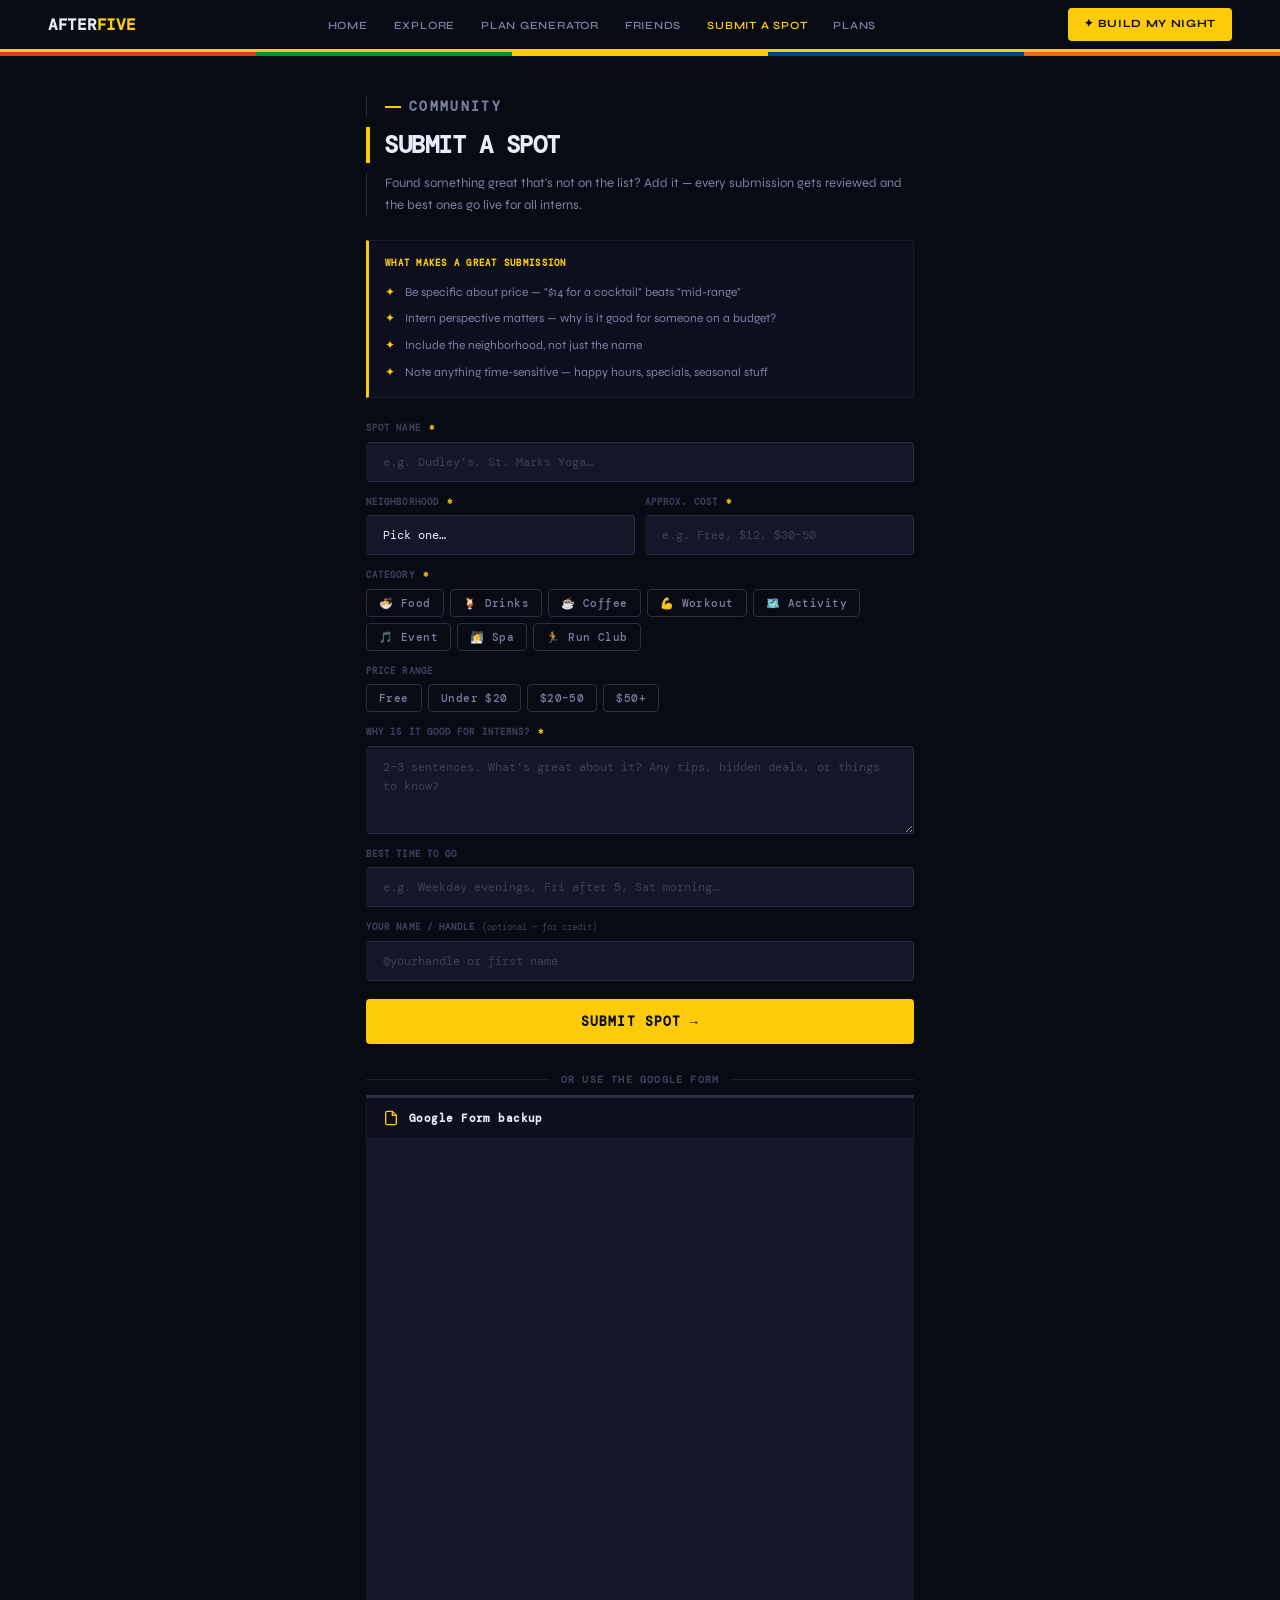
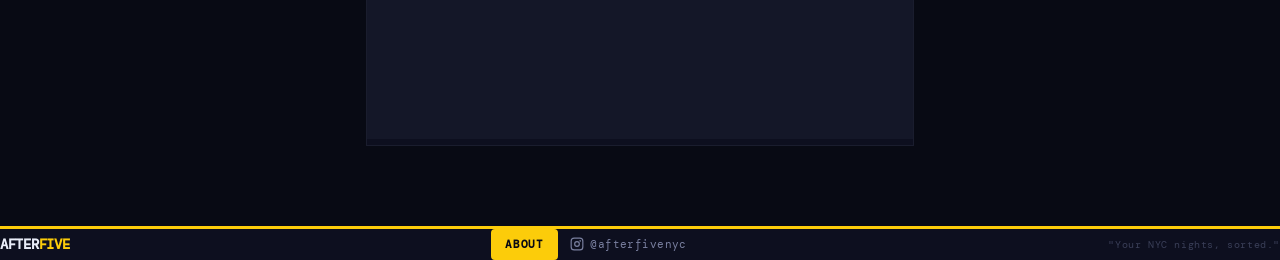
<file: submit.html>
<!DOCTYPE html>
<html lang="en">
<head>
  <meta charset="UTF-8" />
  <meta name="viewport" content="width=device-width, initial-scale=1.0" />
  <title>afterfive — Submit a Spot</title>
  <link rel="preconnect" href="https://fonts.googleapis.com" />
  <link rel="preconnect" href="https://fonts.gstatic.com" crossorigin />
  <link rel="stylesheet" href="https://fonts.googleapis.com/css2?family=DM+Mono:wght@400;500&family=Syne:wght@400;500;600;700;800&display=swap" />
  <style>
    :root {
      --midnight: #080A14;
      --surface:  #0D0F1F;
      --surface2: #141728;
      --border:   #1A1D2E;
      --border2:  #2A2E44;
      --lime:     #FCCC0A;
      --lime-dim: rgba(252,204,10,0.10);
      --text:     #E8ECF8;
      --muted:    #7A80A0;
      --subdued:  #3A3F58;
      --amber:    #EE352C;
      --green:    #00933C;
      --blue:     #0039A6;
      --purple:   #FF6319;
      --urgency:  #EE352C;
      --pad:      16px;
      --r-card:   0px;
      --r-btn:    4px;
      --r-badge:  3px;
    }

    *, *::before, *::after { box-sizing: border-box; margin: 0; padding: 0; }
    html { scroll-behavior: smooth; }
    body {
      background: var(--midnight); color: var(--text);
      font-family: 'Syne', sans-serif; font-size: 14px;
      line-height: 1.5; overflow-x: hidden;
    }

    /* ── NAV ── */
    .nav {
      position: sticky; top: 0; z-index: 200;
      display: flex; align-items: center; justify-content: space-between;
      padding: 0 var(--pad); height: 52px;
      background: var(--midnight);
      border-bottom: 3px solid var(--lime);
    }
    .nav-logo {
      font-size: 16px; font-weight: 800; text-decoration: none;
      letter-spacing: -0.3px; font-family: 'DM Mono', monospace; text-transform: uppercase;
    }
    .nav-logo .after { color: var(--text); }
    .nav-logo .five  { color: var(--lime); }
    .nav-links { display: none; list-style: none; gap: 2px; }
    .nav-links a {
      color: var(--muted); text-decoration: none; font-size: 11px;
      font-weight: 600; padding: 6px 12px; letter-spacing: 0.07em;
      text-transform: uppercase; transition: color 0.15s;
    }
    .nav-links a:hover  { color: var(--text); }
    .nav-links a.active { color: var(--lime); }
    .nav-cta {
      display: none; background: var(--lime); color: var(--midnight); border: none;
      border-radius: var(--r-btn); padding: 8px 16px;
      font-family: 'Syne', sans-serif; font-size: 11px; font-weight: 700;
      cursor: pointer; text-decoration: none; transition: opacity 0.15s;
      white-space: nowrap; letter-spacing: 0.06em; text-transform: uppercase;
    }
    .nav-cta:hover { opacity: 0.85; }

    .nav-stripe { display: flex; height: 4px; }
    .nav-stripe span { flex: 1; }

    .hamburger {
      display: flex; flex-direction: column; gap: 5px;
      background: none; border: none; cursor: pointer; padding: 4px;
    }
    .hamburger span {
      display: block; width: 22px; height: 2px;
      background: var(--text); border-radius: 0; transition: all 0.25s;
    }
    .hamburger.open span:nth-child(1) { transform: translateY(7px) rotate(45deg); }
    .hamburger.open span:nth-child(2) { opacity: 0; }
    .hamburger.open span:nth-child(3) { transform: translateY(-7px) rotate(-45deg); }

    .mobile-menu {
      display: none; position: fixed; inset: 0; z-index: 199;
      background: var(--midnight); flex-direction: column;
      padding: 72px var(--pad) var(--pad); gap: 0;
      border-top: 3px solid var(--lime); margin-top: 52px;
    }
    .mobile-menu.open { display: flex; }
    .mobile-menu a {
      color: var(--text); text-decoration: none;
      font-size: 22px; font-weight: 800; padding: 14px 0;
      border-bottom: 1px solid var(--border); transition: color 0.15s;
      display: flex; align-items: center; justify-content: space-between;
      font-family: 'DM Mono', monospace; text-transform: uppercase; letter-spacing: -0.5px;
    }
    .mobile-menu a::after { content: '→'; color: var(--subdued); font-size: 14px; }
    .mobile-menu a:hover { color: var(--lime); }
    .mobile-menu a.menu-cta {
      font-size: 13px; margin-top: 24px; background: var(--lime); color: var(--midnight);
      border: none; border-radius: var(--r-btn); padding: 14px 28px;
      text-align: center; font-weight: 700; justify-content: center; letter-spacing: 0.06em;
    }
    .mobile-menu a.menu-cta::after { display: none; }
    .drawer-tag { margin-top: auto; font-size: 10px; color: var(--subdued); font-family: 'DM Mono', monospace; }

    /* ── CONTENT WRAP ── */
    .submit-wrap {
      max-width: 580px;
      margin: 0 auto;
      padding: 28px var(--pad) 80px;
    }

    /* ── HERO ── */
    .submit-hero { margin-bottom: 24px; }
    .submit-eyebrow {
      font-size: 9px; font-weight: 600; color: var(--lime);
      letter-spacing: 0.18em; text-transform: uppercase;
      font-family: 'DM Mono', monospace; margin-bottom: 10px;
      display: flex; align-items: center; gap: 8px;
    }
    .submit-eyebrow::before {
      content: ''; display: block; width: 16px; height: 2px; background: var(--lime);
    }
    .submit-hero h2 {
      font-size: 24px; font-weight: 800; margin-bottom: 10px;
      font-family: 'DM Mono', monospace; text-transform: uppercase;
      letter-spacing: -0.5px; border-left: 4px solid var(--lime); padding-left: 14px;
    }
    .submit-hero p {
      font-size: 13px; color: var(--muted); line-height: 1.65;
      padding-left: 18px; border-left: 1px solid var(--border2);
    }

    /* ── TIPS BOX ── */
    .tips-box {
      background: var(--surface); border: 1px solid var(--border);
      border-left: 3px solid var(--lime);
      border-radius: var(--r-card); padding: 16px; margin-bottom: 24px;
    }
    .tips-box h4 {
      font-size: 9px; font-weight: 800; color: var(--lime);
      letter-spacing: 0.14em; text-transform: uppercase;
      font-family: 'DM Mono', monospace; margin-bottom: 12px;
    }
    .tip-item {
      display: flex; gap: 10px; font-size: 12px; color: var(--muted);
      line-height: 1.55; margin-bottom: 8px;
    }
    .tip-item:last-child { margin-bottom: 0; }
    .tip-dot { color: var(--lime); flex-shrink: 0; font-family: 'DM Mono', monospace; }

    /* ── FORM ── */
    .native-form { display: flex; flex-direction: column; gap: 14px; margin-bottom: 28px; }

    .field-group { display: flex; flex-direction: column; gap: 6px; }
    .field-label {
      font-size: 9px; font-weight: 700; color: var(--subdued);
      letter-spacing: 0.12em; text-transform: uppercase;
      font-family: 'DM Mono', monospace;
    }
    .field-label .req { color: var(--lime); margin-left: 2px; }
    .field-label .opt {
      color: var(--subdued); font-weight: 400;
      text-transform: none; letter-spacing: 0; font-size: 9px;
    }

    .field-input, .field-select, .field-textarea {
      background: var(--surface2); border: 1px solid var(--border2);
      border-radius: var(--r-btn); padding: 11px 14px;
      color: var(--text); font-family: 'DM Mono', monospace;
      font-size: 12px; outline: none;
      transition: border-color 0.15s, border-left-color 0.15s; width: 100%;
      -webkit-appearance: none;
      border-left: 3px solid transparent;
    }
    .field-input:focus, .field-select:focus, .field-textarea:focus {
      border-color: var(--border2);
      border-left-color: var(--lime);
    }
    .field-input::placeholder, .field-textarea::placeholder { color: var(--subdued); }
    .field-textarea { resize: vertical; min-height: 88px; line-height: 1.6; }

    .field-row { display: grid; grid-template-columns: 1fr 1fr; gap: 10px; }

    /* ── CHIPS ── */
    .cat-chips, .price-chips { display: flex; flex-wrap: wrap; gap: 6px; }
    .cat-chip, .price-chip-btn {
      padding: 6px 12px; border-radius: var(--r-btn);
      border: 1px solid var(--border2); background: transparent;
      color: var(--muted); font-family: 'DM Mono', monospace;
      font-size: 11px; font-weight: 500; cursor: pointer; transition: all 0.15s;
      letter-spacing: 0.04em;
    }
    .cat-chip:hover, .price-chip-btn:hover { border-color: var(--muted); color: var(--text); }
    .cat-chip.selected, .price-chip-btn.selected {
      background: var(--lime); color: var(--midnight);
      border-color: var(--lime); font-weight: 700;
    }

    /* ── SUBMIT BUTTON ── */
    .submit-btn {
      width: 100%; padding: 14px;
      background: var(--lime); color: var(--midnight);
      border: none; border-radius: var(--r-btn);
      font-family: 'DM Mono', monospace; font-size: 13px; font-weight: 800;
      cursor: pointer; transition: opacity 0.15s, transform 0.1s; margin-top: 4px;
      text-transform: uppercase; letter-spacing: 0.08em;
    }
    .submit-btn:hover  { opacity: 0.88; }
    .submit-btn:active { transform: scale(0.98); }

    /* ── SUCCESS STATE ── */
    .success-state {
      display: none; text-align: center;
      padding: 56px 20px; flex-direction: column;
      align-items: center; gap: 14px;
      border: 1px solid var(--border2); border-top: 3px solid var(--lime);
      background: var(--surface);
    }
    .success-state.visible { display: flex; }
    .success-icon {
      width: 56px; height: 56px; border-radius: 50%;
      background: var(--lime); color: var(--midnight);
      display: flex; align-items: center; justify-content: center;
      font-size: 22px; font-family: 'DM Mono', monospace; font-weight: 800;
    }
    .success-state h3 {
      font-size: 18px; font-weight: 800;
      font-family: 'DM Mono', monospace; text-transform: uppercase; letter-spacing: -0.3px;
    }
    .success-state p { font-size: 12px; color: var(--muted); max-width: 280px; line-height: 1.7; }
    .btn-primary {
      display: inline-flex; align-items: center; justify-content: center;
      background: var(--lime); color: var(--midnight); border: none;
      border-radius: var(--r-btn); padding: 12px 22px;
      font-family: 'DM Mono', monospace; font-size: 12px; font-weight: 700;
      cursor: pointer; text-decoration: none; transition: opacity 0.15s;
      text-transform: uppercase; letter-spacing: 0.06em; margin-top: 8px;
    }
    .btn-primary:hover { opacity: 0.88; }
    .btn-ghost {
      display: inline-flex; align-items: center; justify-content: center;
      background: transparent; color: var(--text); border: 1px solid var(--border2);
      border-radius: var(--r-btn); padding: 12px 22px;
      font-family: 'DM Mono', monospace; font-size: 12px; font-weight: 600;
      cursor: pointer; text-decoration: none; transition: all 0.15s;
      text-transform: uppercase; letter-spacing: 0.06em; margin-top: 4px;
    }
    .btn-ghost:hover { border-color: var(--muted); background: var(--surface2); }

    /* ── OR DIVIDER ── */
    .or-divider {
      display: flex; align-items: center; gap: 12px;
      color: var(--subdued); font-size: 10px; font-weight: 600;
      font-family: 'DM Mono', monospace; letter-spacing: 0.12em;
      text-transform: uppercase; margin: 8px 0;
    }
    .or-divider::before, .or-divider::after {
      content: ''; flex: 1; height: 1px; background: var(--border);
    }

    /* ── GOOGLE FORM ── */
    .gform-section {
      background: var(--surface); border: 1px solid var(--border);
      border-top: 3px solid var(--border2);
      border-radius: var(--r-card); overflow: hidden;
    }
    .gform-header {
      padding: 12px 16px; border-bottom: 1px solid var(--border);
      display: flex; align-items: center; gap: 10px;
    }
    .gform-header span {
      font-size: 11px; color: var(--muted);
      font-family: 'DM Mono', monospace; letter-spacing: 0.04em;
    }
    .gform-header strong { color: var(--text); }
    .gform-iframe { width: 100%; border: none; min-height: 600px; background: var(--surface2); }

    

    /* ── TOAST ── */
    .toast {
      position: fixed; bottom: 32px; left: 50%; transform: translateX(-50%);
      background: var(--surface); border: 1px solid var(--lime);
      border-radius: var(--r-btn); padding: 10px 20px;
      font-size: 12px; font-weight: 700; color: var(--lime);
      z-index: 1000; white-space: nowrap; pointer-events: none;
      font-family: 'DM Mono', monospace; letter-spacing: 0.06em;
      animation: toastIn 0.2s ease; transition: opacity 0.3s;
    }
    @keyframes toastIn {
      from { opacity: 0; transform: translate(-50%, 8px); }
      to   { opacity: 1; transform: translate(-50%, 0); }
    }

    /* ── RESPONSIVE ── */
    @media (min-width: 640px) {
      .hamburger { display: none; }
      .nav-links  { display: flex; }
      .nav-cta    { display: inline-flex; }
    }
    @media (min-width: 900px) {
      .nav { padding: 0 48px; }
      .submit-wrap { padding-top: 40px; }
    }
  
    /* ── FOOTER ── */
    footer {
      border-top: 3px solid var(--lime); padding: 20px var(--pad-sm);
      background: var(--surface);
      display: flex; align-items: center; justify-content: space-between;
      flex-wrap: wrap; gap: 12px; margin-top: auto;
    }
    .footer-logo { font-size: 14px; font-weight: 800; text-decoration: none; font-family: 'DM Mono', monospace; text-transform: uppercase; letter-spacing: -0.3px; }
    .footer-logo .after { color: var(--text); }
    .footer-logo .five  { color: var(--lime); }
    .footer-links { display: flex; align-items: center; gap: 12px; }
    .footer-link-about {
      font-size: 11px; font-weight: 600; text-decoration: none;
      font-family: 'DM Mono', monospace; letter-spacing: 0.08em; text-transform: uppercase;
      color: var(--midnight); background: var(--lime);
      border: 2px solid var(--lime); border-radius: var(--r-btn);
      padding: 5px 12px; transition: opacity 0.15s;
    }
    .footer-link-about:hover { opacity: 0.85; }
    .footer-ig { display: flex; align-items: center; gap: 6px; color: var(--muted); text-decoration: none; font-size: 11px; font-family: 'DM Mono', monospace; letter-spacing: 0.04em; transition: color 0.15s; }
    .footer-ig:hover { color: var(--lime); }
    .footer-tagline { font-size: 10px; color: var(--subdued); font-family: 'DM Mono', monospace; letter-spacing: 0.06em; }

  </style>
</head>
<body>

  <nav class="nav">
    <a class="nav-logo" href="index.html"><span class="after">after</span><span class="five">five</span></a>
    <ul class="nav-links">
      <li><a href="index.html">Home</a></li>
      <li><a href="explore.html">Explore</a></li>
      <li><a href="ai.html">Plan Generator</a></li>
      <li><a href="friends.html">Friends</a></li>
      <li><a href="submit.html" class="active">Submit a Spot</a></li>
      <li><a href="plans.html">Plans</a></li>
    </ul>
    <a class="nav-cta" href="ai.html">✦ Build My Night</a>
    <button class="hamburger" id="hamburgerBtn" aria-label="Open menu">
      <span></span><span></span><span></span>
    </button>
  </nav>

  <div class="nav-stripe" aria-hidden="true">
    <span style="background:#EE352C;"></span>
    <span style="background:#00933C;"></span>
    <span style="background:#FCCC0A;"></span>
    <span style="background:#0039A6;"></span>
    <span style="background:#FF6319;"></span>
  </div>

  <div class="mobile-menu" id="mobileMenu">
    <a href="index.html">Home</a>
    <a href="explore.html">Explore</a>
    <a href="ai.html">Plan Generator</a>
    <a href="friends.html">Friends</a>
    <a href="submit.html">Submit a Spot</a>
    <a href="plans.html">Plans</a>
    <a class="menu-cta" id="mobileAuthLink" href="auth.html">Sign in →</a>
  </div>

  <!-- ── CONTENT ── -->
  <div class="submit-wrap">

    <div class="submit-hero">
      <p class="submit-eyebrow">Community</p>
      <h2>Submit a Spot</h2>
      <p>Found something great that's not on the list? Add it — every submission gets reviewed and the best ones go live for all interns.</p>
    </div>

    <div class="tips-box">
      <h4>What makes a great submission</h4>
      <div class="tip-item"><span class="tip-dot">✦</span> Be specific about price — "$14 for a cocktail" beats "mid-range"</div>
      <div class="tip-item"><span class="tip-dot">✦</span> Intern perspective matters — why is it good for someone on a budget?</div>
      <div class="tip-item"><span class="tip-dot">✦</span> Include the neighborhood, not just the name</div>
      <div class="tip-item"><span class="tip-dot">✦</span> Note anything time-sensitive — happy hours, specials, seasonal stuff</div>
    </div>

    <div class="native-form" id="nativeForm">

      <div class="field-group">
        <label class="field-label">Spot name <span class="req">*</span></label>
        <input class="field-input" id="fName" type="text" placeholder="e.g. Dudley's, St. Marks Yoga…" />
      </div>

      <div class="field-row">
        <div class="field-group">
          <label class="field-label">Neighborhood <span class="req">*</span></label>
          <select class="field-select" id="fHood">
            <option value="">Pick one…</option>
            <option>Lower East Side</option><option>East Village</option>
            <option>West Village</option><option>Greenwich Village</option>
            <option>SoHo</option><option>NoHo</option><option>Nolita</option>
            <option>Tribeca</option><option>Midtown</option><option>Midtown West</option>
            <option>Upper East Side</option><option>Upper West Side</option>
            <option>Williamsburg</option><option>Bushwick</option><option>DUMBO</option>
            <option>Brooklyn Heights</option><option>Park Slope</option>
            <option>Red Hook</option><option>Sunset Park</option>
            <option>Astoria</option><option>Harlem</option><option>Flushing</option>
            <option>Chelsea</option><option>Flatiron</option><option>Gramercy</option>
            <option>Financial District</option><option>Other</option>
          </select>
        </div>
        <div class="field-group">
          <label class="field-label">Approx. cost <span class="req">*</span></label>
          <input class="field-input" id="fCost" type="text" placeholder="e.g. Free, $12, $30–50" />
        </div>
      </div>

      <div class="field-group">
        <label class="field-label">Category <span class="req">*</span></label>
        <div class="cat-chips" id="catChips">
          <button class="cat-chip" data-val="Food"     onclick="selectChip(this,'cat')">🍜 Food</button>
          <button class="cat-chip" data-val="Drinks"   onclick="selectChip(this,'cat')">🍹 Drinks</button>
          <button class="cat-chip" data-val="Coffee"   onclick="selectChip(this,'cat')">☕ Coffee</button>
          <button class="cat-chip" data-val="Workout"  onclick="selectChip(this,'cat')">💪 Workout</button>
          <button class="cat-chip" data-val="Activity" onclick="selectChip(this,'cat')">🗺️ Activity</button>
          <button class="cat-chip" data-val="Event"    onclick="selectChip(this,'cat')">🎵 Event</button>
          <button class="cat-chip" data-val="Spa"      onclick="selectChip(this,'cat')">🧖 Spa</button>
          <button class="cat-chip" data-val="Run Club" onclick="selectChip(this,'cat')">🏃 Run Club</button>
        </div>
      </div>

      <div class="field-group">
        <label class="field-label">Price range</label>
        <div class="price-chips" id="priceChips">
          <button class="price-chip-btn" data-val="Free"      onclick="selectChip(this,'price')">Free</button>
          <button class="price-chip-btn" data-val="Under $20" onclick="selectChip(this,'price')">Under $20</button>
          <button class="price-chip-btn" data-val="$20–50"    onclick="selectChip(this,'price')">$20–50</button>
          <button class="price-chip-btn" data-val="$50+"      onclick="selectChip(this,'price')">$50+</button>
        </div>
      </div>

      <div class="field-group">
        <label class="field-label">Why is it good for interns? <span class="req">*</span></label>
        <textarea class="field-textarea" id="fDesc" placeholder="2–3 sentences. What's great about it? Any tips, hidden deals, or things to know?"></textarea>
      </div>

      <div class="field-group">
        <label class="field-label">Best time to go</label>
        <input class="field-input" id="fTime" type="text" placeholder="e.g. Weekday evenings, Fri after 5, Sat morning…" />
      </div>

      <div class="field-group">
        <label class="field-label">Your name / handle <span class="opt">(optional — for credit)</span></label>
        <input class="field-input" id="fHandle" type="text" placeholder="@yourhandle or first name" />
      </div>

      <button class="submit-btn" onclick="submitSpot()">Submit spot →</button>

    </div>

    <!-- SUCCESS -->
    <div class="success-state" id="successState">
      <div class="success-icon">✦</div>
      <h3>Spot submitted!</h3>
      <p>Thanks — we'll review it and add it to the site if it's a great fit for interns.</p>
      <a class="btn-primary" href="explore.html">Back to Explore →</a>
      <button class="btn-ghost" onclick="resetForm()">Submit another</button>
    </div>

    <div class="or-divider" id="orDiv">or use the Google Form</div>

    <div class="gform-section" id="gformSection">
      <div class="gform-header">
        <svg width="16" height="16" viewBox="0 0 24 24" fill="none" stroke="var(--lime)" stroke-width="2"><path d="M14 2H6a2 2 0 00-2 2v16a2 2 0 002 2h12a2 2 0 002-2V8z"/><polyline points="14 2 14 8 20 8"/></svg>
        <span><strong>Google Form backup</strong></span>
      </div>
      <iframe
        class="gform-iframe"
        src="https://docs.google.com/forms/d/e/1FAIpQLSdznoadCuw3qUdb9FCjUMmdglTeOKjDlhHE1H8y9vfcSoft7g/viewform?embedded=true"
        frameborder="0" marginheight="0" marginwidth="0">Loading…</iframe>
    </div>

  </div>

  <div class="footer-stripe" aria-hidden="true">
    <span style="background:#EE352C;"></span>
    <span style="background:#00933C;"></span>
    <span style="background:#FCCC0A;"></span>
    <span style="background:#0039A6;"></span>
    <span style="background:#FF6319;"></span>
  </div>
    <footer>
    <a class="footer-logo" href="index.html"><span class="after">after</span><span class="five">five</span></a>
    <div class="footer-links">
      <a href="about.html" class="footer-link-about">About</a>
      <a href="https://instagram.com/afterfivenyc" target="_blank" class="footer-ig">
        <svg viewBox="0 0 24 24" fill="none" stroke="currentColor" stroke-width="2" width="14" height="14"><rect x="2" y="2" width="20" height="20" rx="5"/><circle cx="12" cy="12" r="4"/><circle cx="17.5" cy="6.5" r="0.5" fill="currentColor"/></svg>
        @afterfivenyc
      </a>
    </div>
    <p class="footer-tagline">"Your NYC nights, sorted."</p>
  </footer>

  <script>
    const hamburgerBtn = document.getElementById('hamburgerBtn');
    const mobileMenu   = document.getElementById('mobileMenu');
    hamburgerBtn.addEventListener('click', () => {
      hamburgerBtn.classList.toggle('open');
      mobileMenu.classList.toggle('open');
      document.body.style.overflow = mobileMenu.classList.contains('open') ? 'hidden' : '';
    });
    mobileMenu.querySelectorAll('a').forEach(a => {
      a.addEventListener('click', () => {
        hamburgerBtn.classList.remove('open');
        mobileMenu.classList.remove('open');
        document.body.style.overflow = '';
      });
    });

    function showToast(msg) {
      const existing = document.querySelector('.toast');
      if (existing) existing.remove();
      const t = document.createElement('div');
      t.className = 'toast'; t.textContent = msg;
      document.body.appendChild(t);
      setTimeout(() => t.style.opacity = '0', 2000);
      setTimeout(() => t.remove(), 2400);
    }

    let selectedCat   = '';
    let selectedPrice = '';

    function selectChip(el, group) {
      const parent = el.closest(group === 'cat' ? '#catChips' : '#priceChips');
      parent.querySelectorAll('button').forEach(b => b.classList.remove('selected'));
      el.classList.add('selected');
      if (group === 'cat')   selectedCat   = el.dataset.val;
      if (group === 'price') selectedPrice = el.dataset.val;
    }

    function submitSpot() {
      const name = document.getElementById('fName').value.trim();
      const hood = document.getElementById('fHood').value;
      const desc = document.getElementById('fDesc').value.trim();
      if (!name)        { showToast('Add the spot name!'); return; }
      if (!hood)        { showToast('Pick a neighborhood!'); return; }
      if (!selectedCat) { showToast('Pick a category!'); return; }
      if (!desc)        { showToast("Tell us why it's great!"); return; }

      const cost   = document.getElementById('fCost').value.trim()   || 'Not specified';
      const time   = document.getElementById('fTime').value.trim()   || 'Not specified';
      const handle = document.getElementById('fHandle').value.trim() || 'Anonymous';
      const subject = encodeURIComponent(`after5nyc submission: ${name}`);
      const body    = encodeURIComponent(
        `SPOT SUBMISSION\n\nName: ${name}\nNeighborhood: ${hood}\nCategory: ${selectedCat}\n` +
        `Price: ${selectedPrice || cost}\nBest time: ${time}\nSubmitted by: ${handle}\n\nWhy it's great:\n${desc}`
      );
      window.location.href = `mailto:isabellamgorczowski@gmail.com?subject=${subject}&body=${body}`;

      setTimeout(() => {
        document.getElementById('nativeForm').style.display   = 'none';
        document.getElementById('orDiv').style.display        = 'none';
        document.getElementById('gformSection').style.display = 'none';
        document.getElementById('successState').classList.add('visible');
      }, 500);
    }

    function resetForm() {
      ['fName','fCost','fDesc','fTime','fHandle'].forEach(id => document.getElementById(id).value = '');
      document.getElementById('fHood').value = '';
      document.querySelectorAll('.cat-chip, .price-chip-btn').forEach(b => b.classList.remove('selected'));
      selectedCat = ''; selectedPrice = '';
      document.getElementById('nativeForm').style.display   = '';
      document.getElementById('orDiv').style.display        = '';
      document.getElementById('gformSection').style.display = '';
      document.getElementById('successState').classList.remove('visible');
    }
      hMenu.querySelectorAll('a').forEach(a => a.addEventListener('click', () => {
        hBtn.classList.remove('open');
        hMenu.classList.remove('open');
        document.body.style.overflow = '';
      }));
    }
  });
  </script>

  <script>
  document.addEventListener('DOMContentLoaded', () => {
    const hBtn = document.getElementById('hamburgerBtn');
    const hMenu = document.getElementById('mobileMenu');
    if (hBtn && hMenu) {
      hBtn.addEventListener('click', () => {
        const open = hMenu.classList.toggle('open');
        hBtn.classList.toggle('open', open);
        document.body.style.overflow = open ? 'hidden' : '';
      });
      hMenu.querySelectorAll('a').forEach(a => a.addEventListener('click', () => {
        hBtn.classList.remove('open');
        hMenu.classList.remove('open');
        document.body.style.overflow = '';
      }));
    }
  });
  </script>
</body>
</html>
</file>
